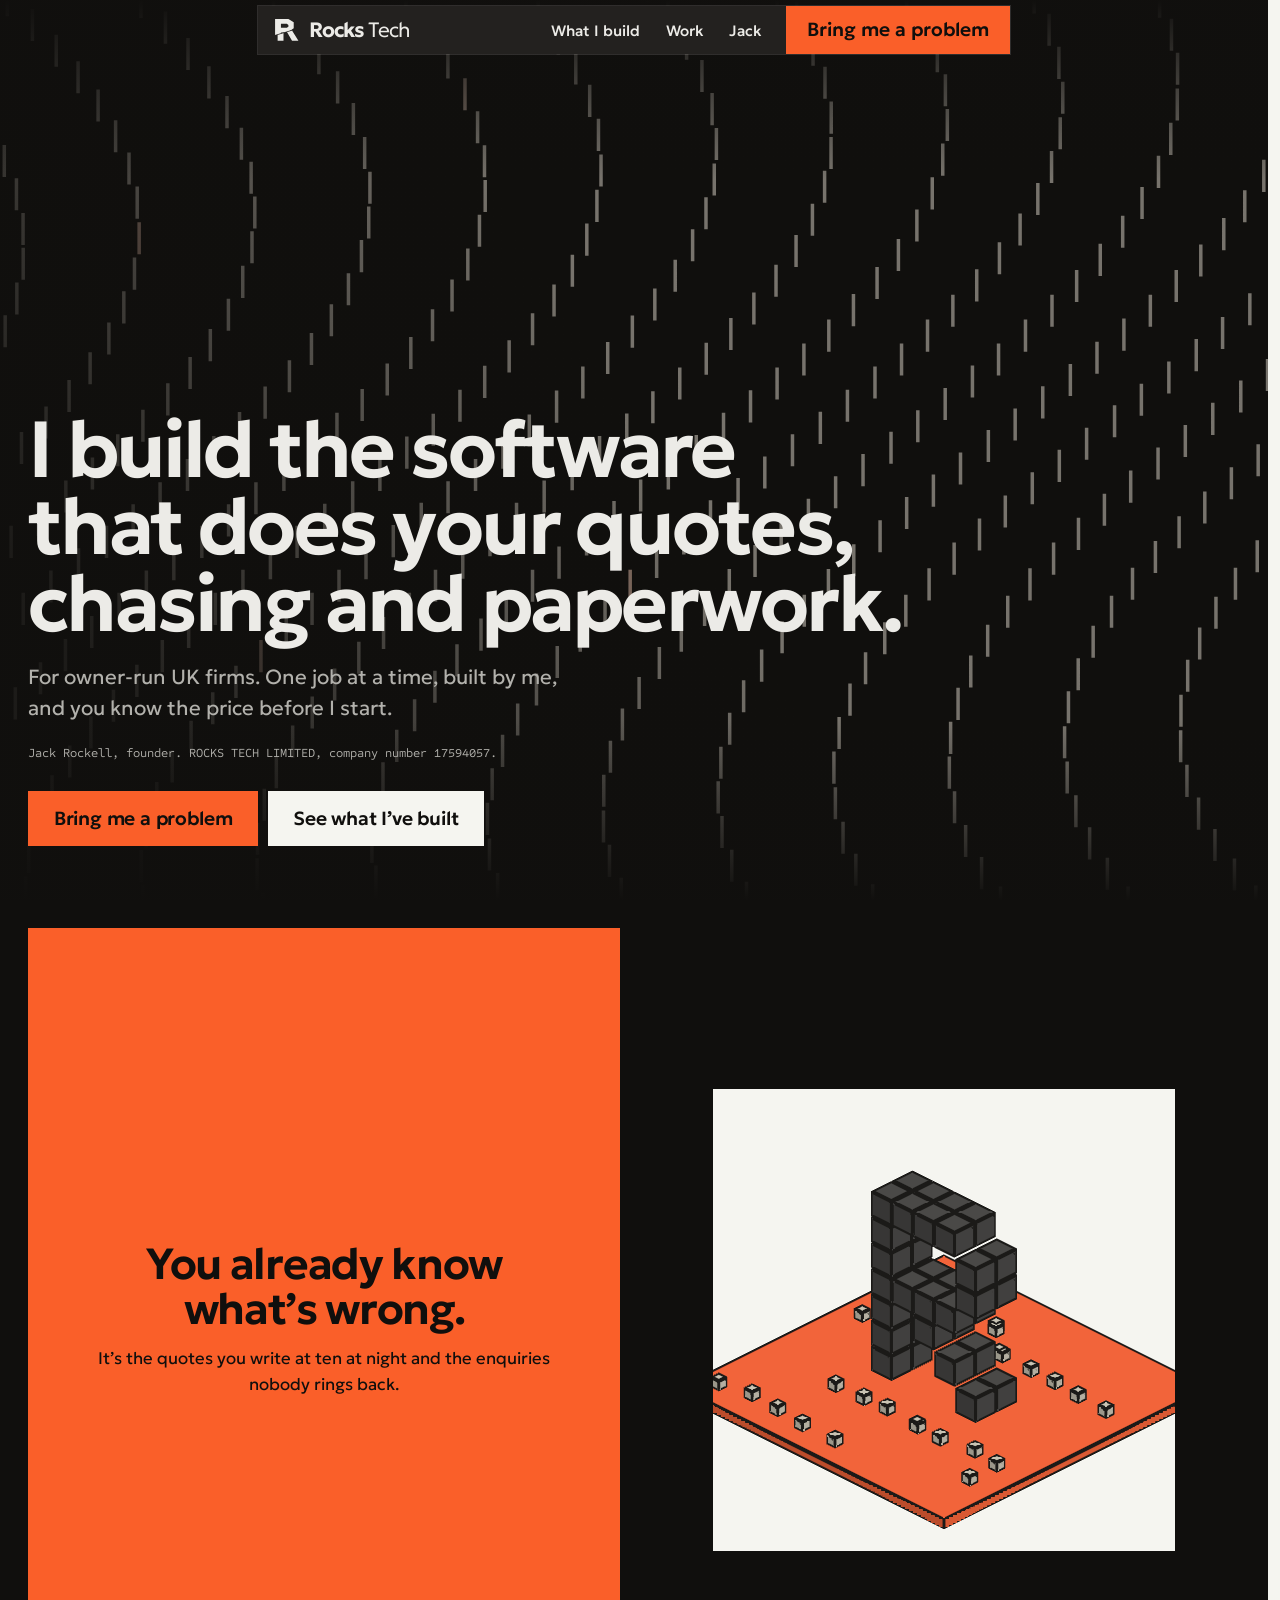
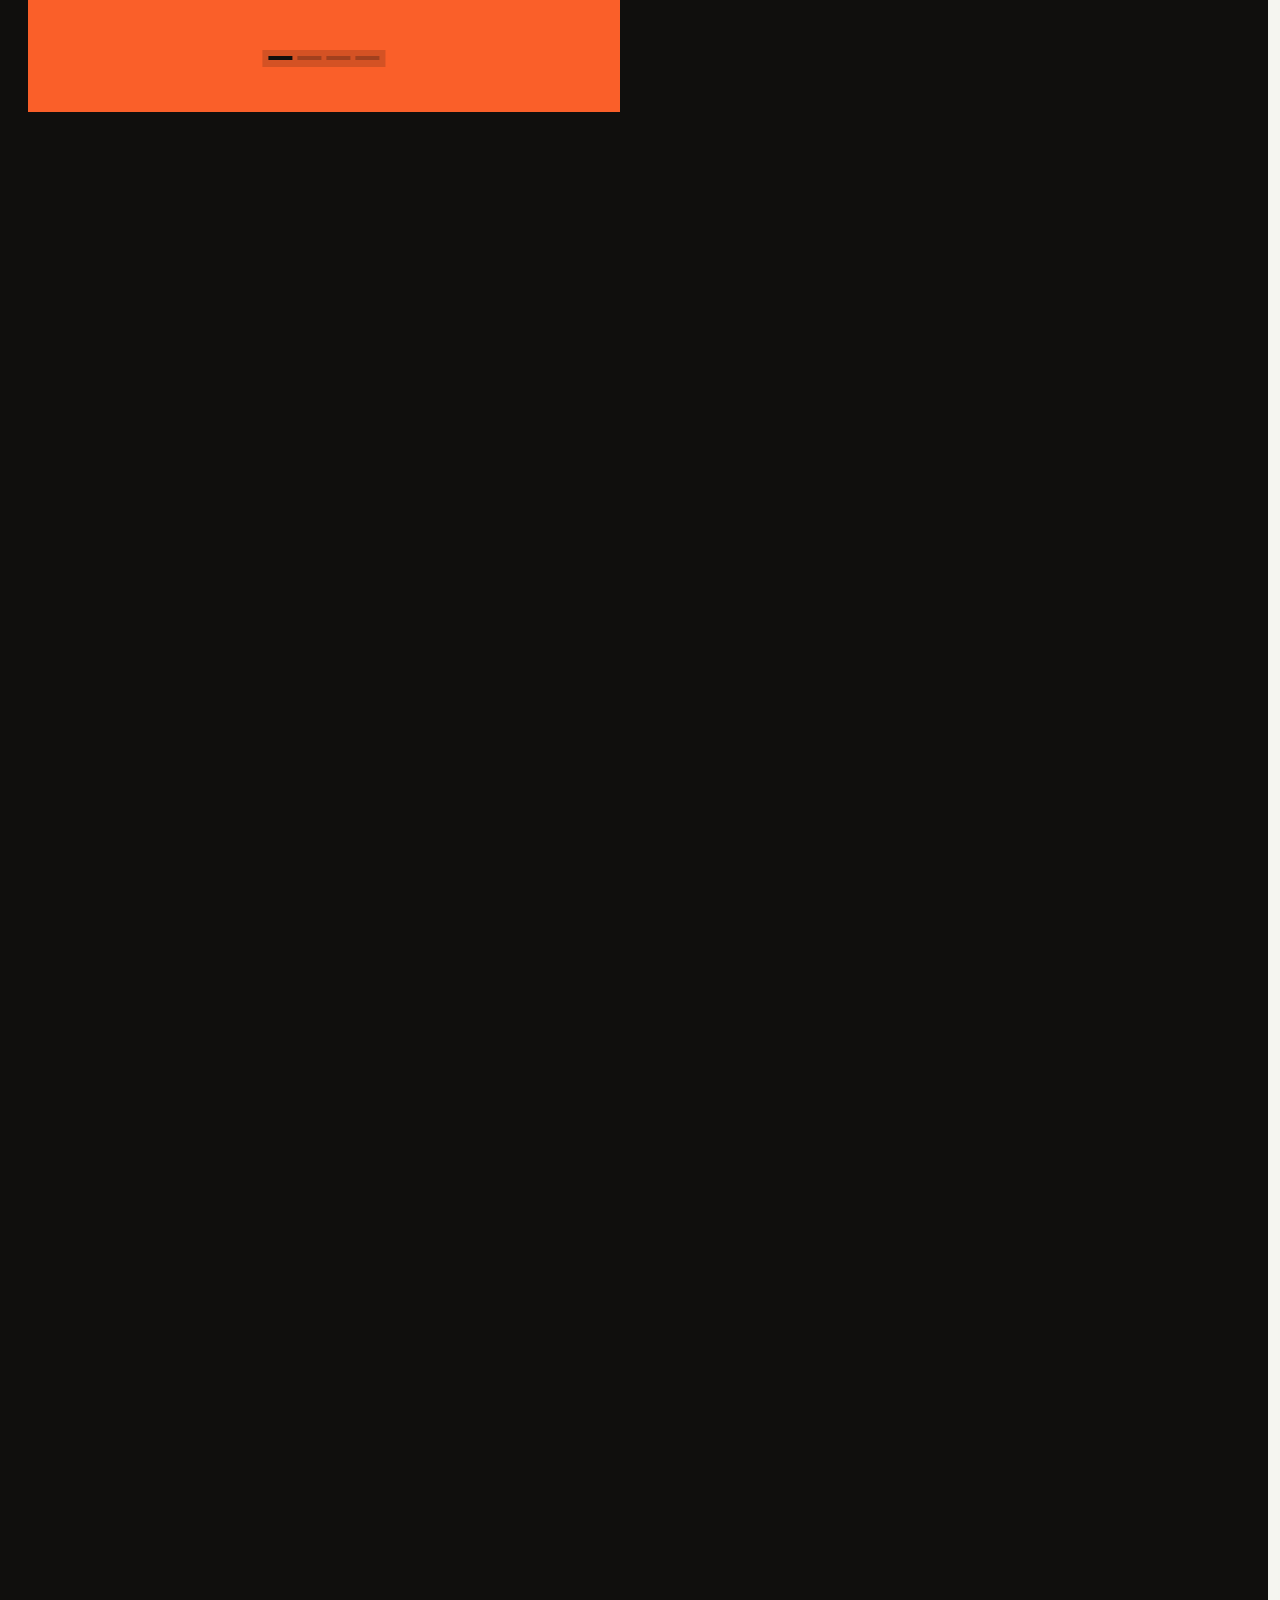
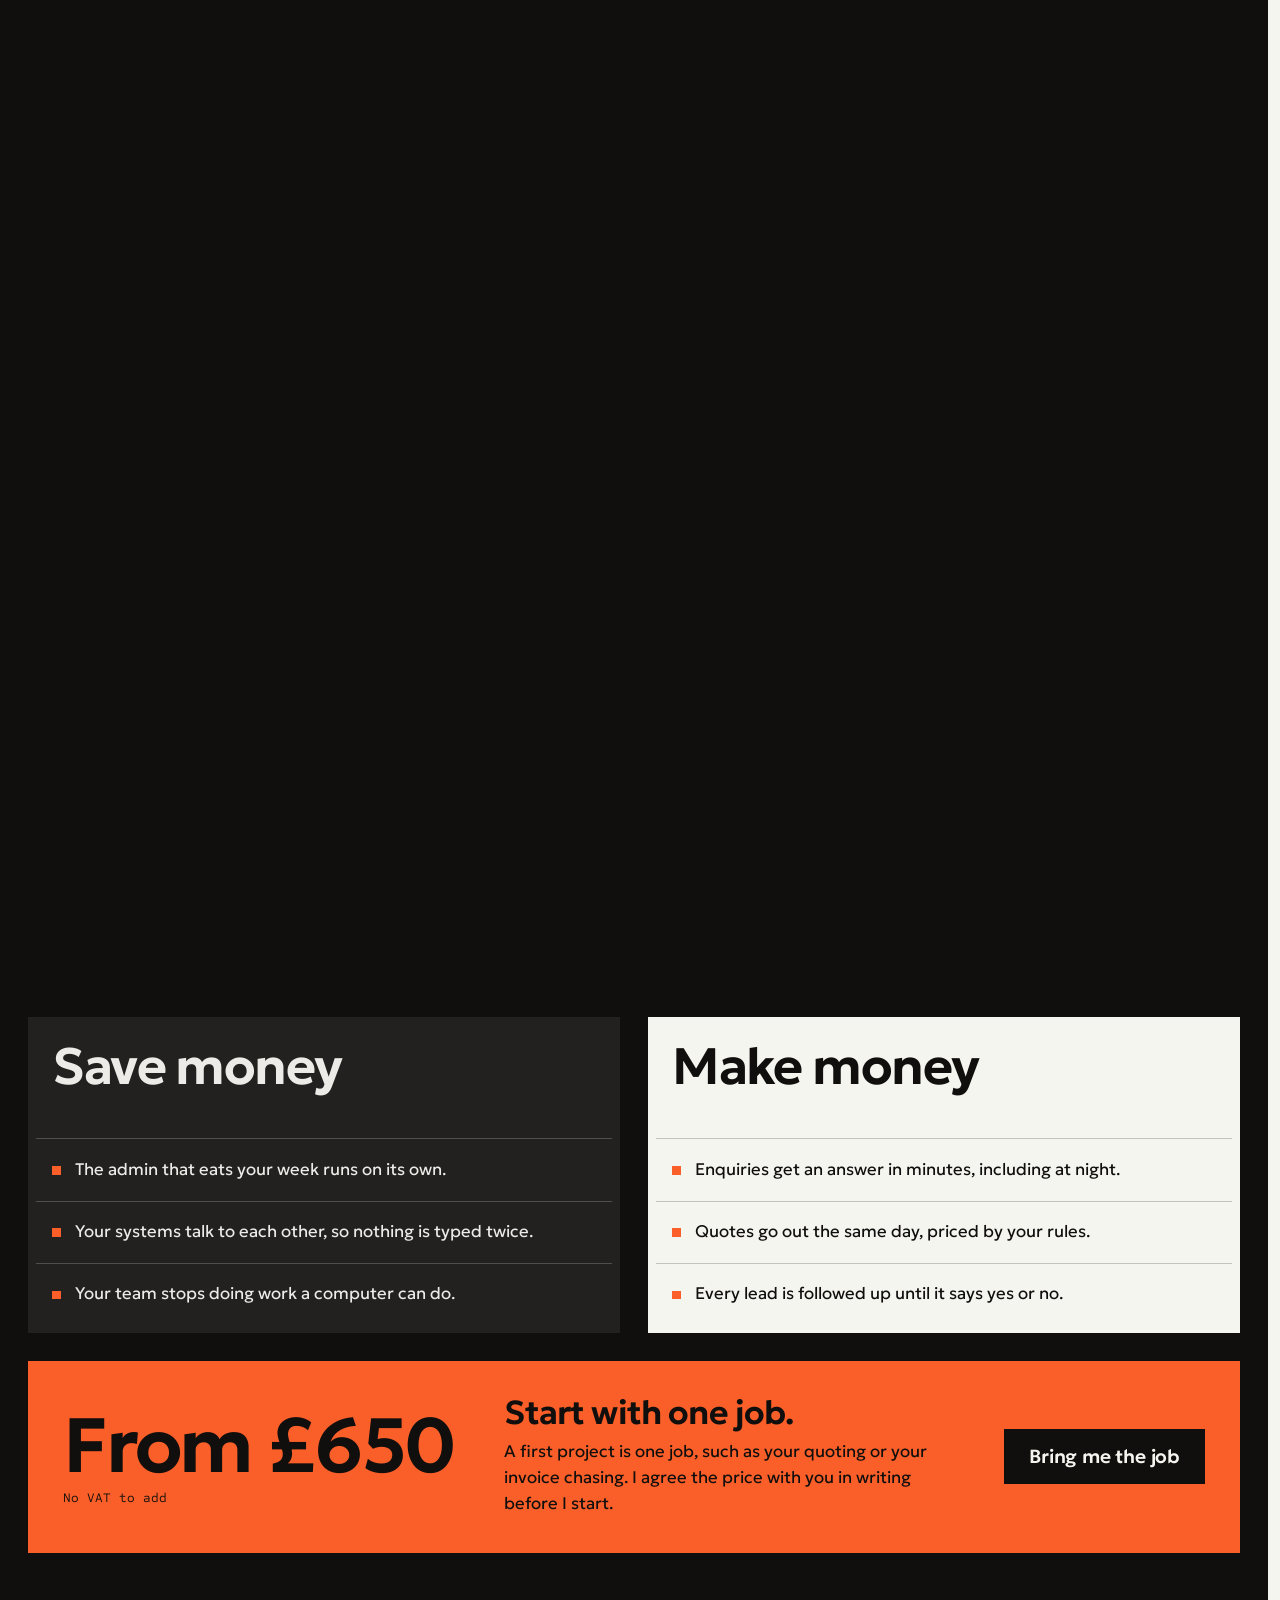
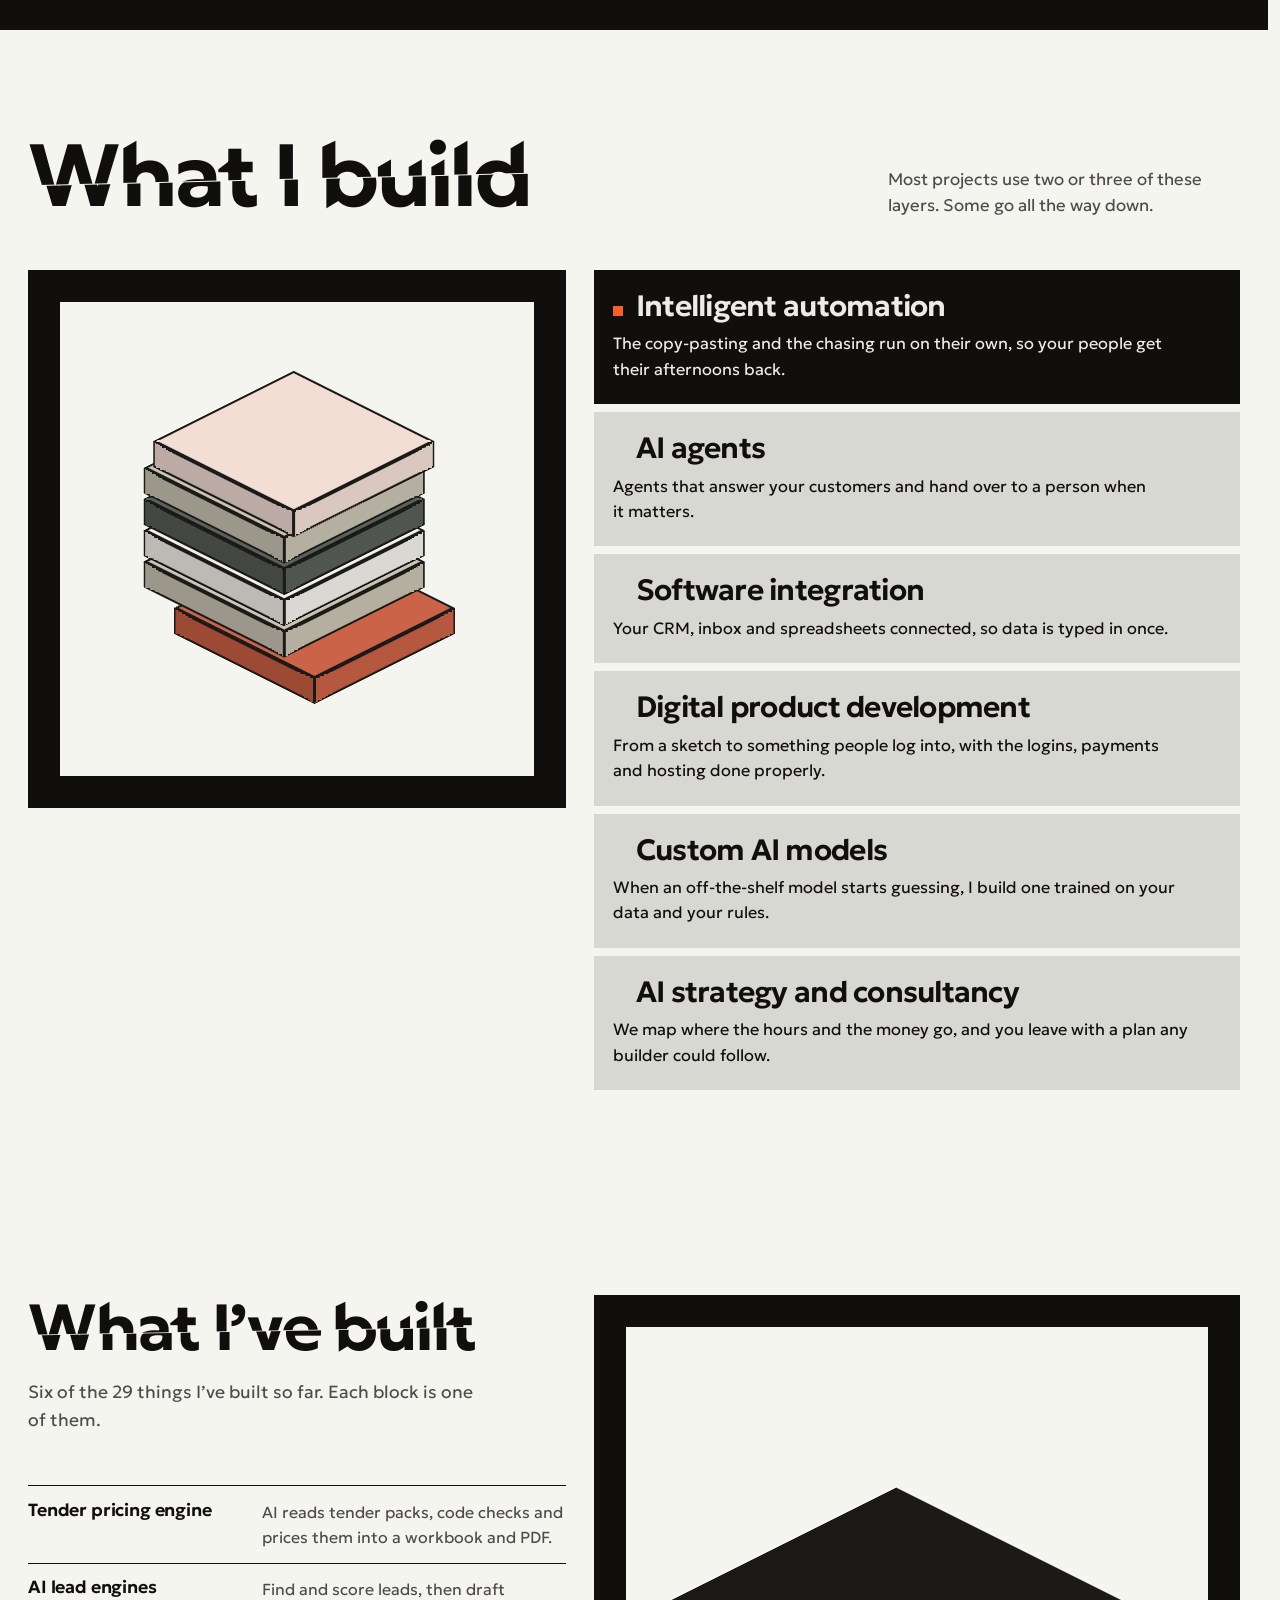
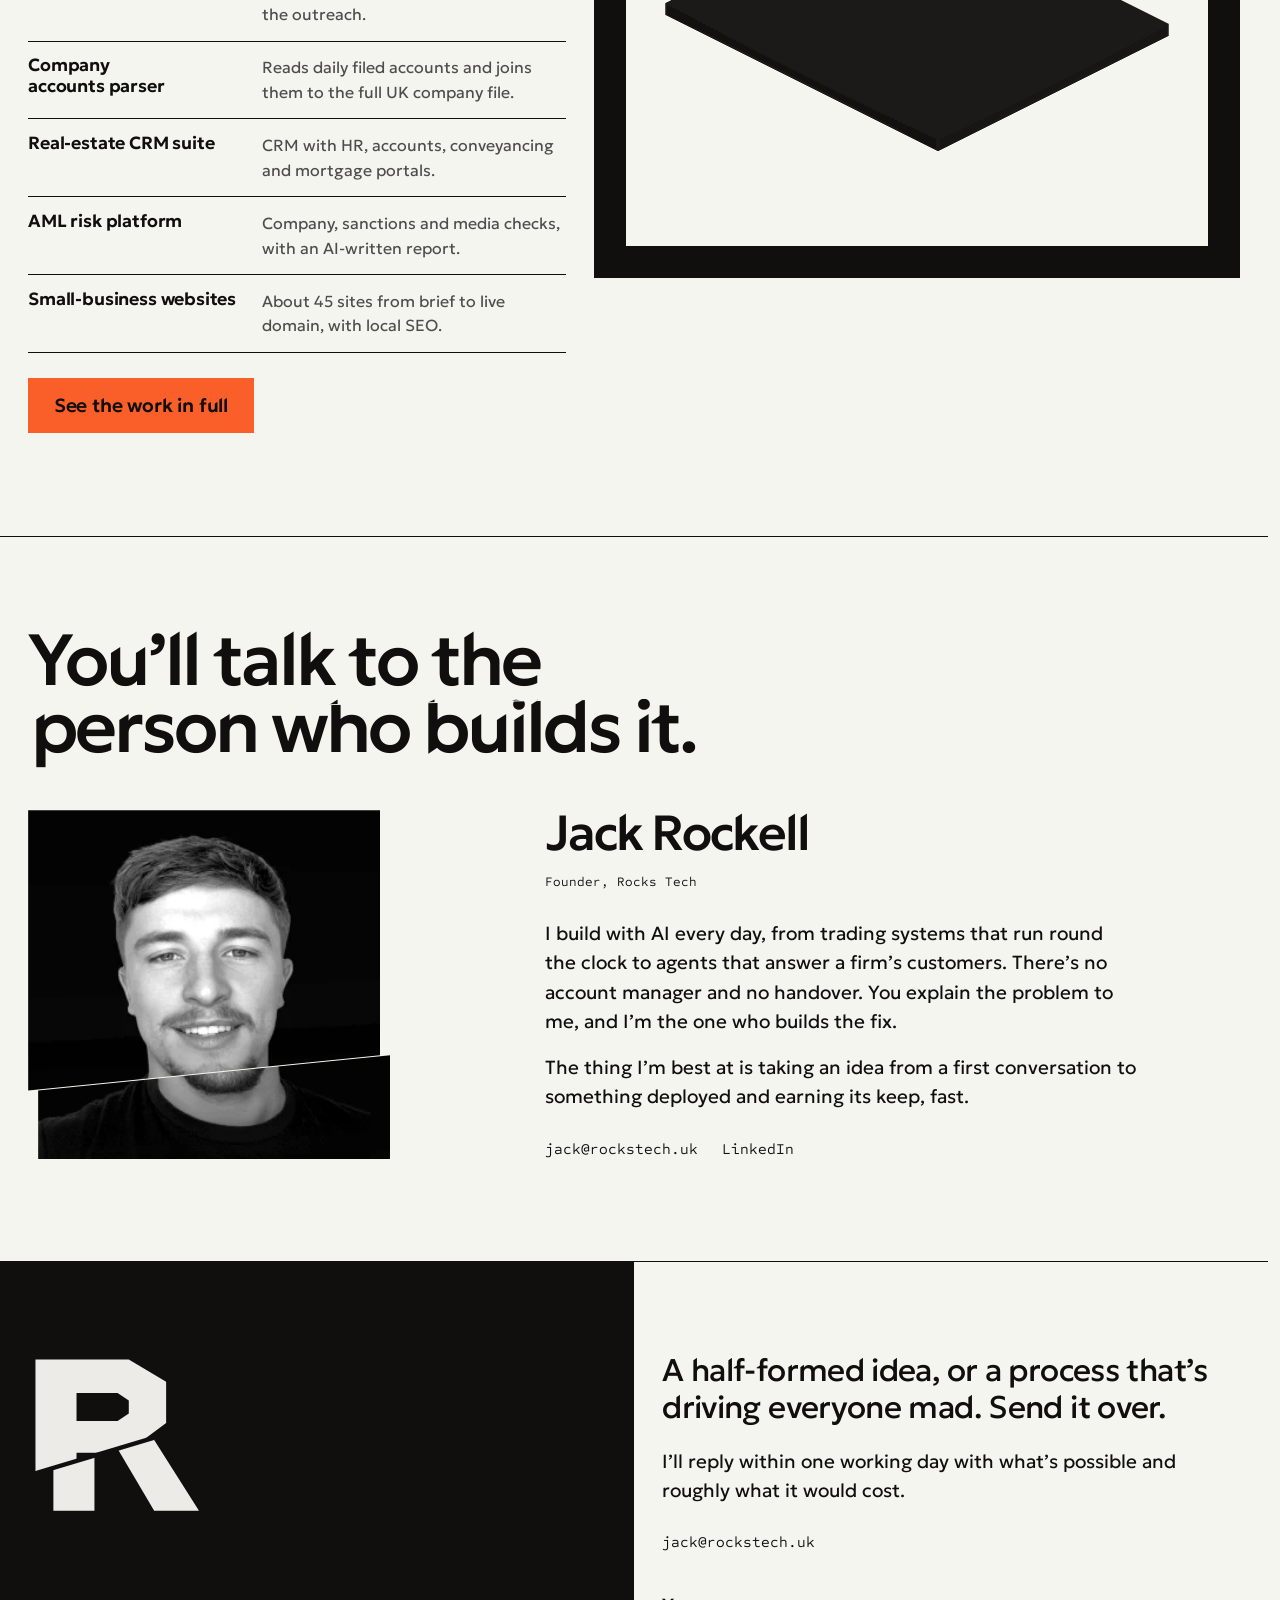
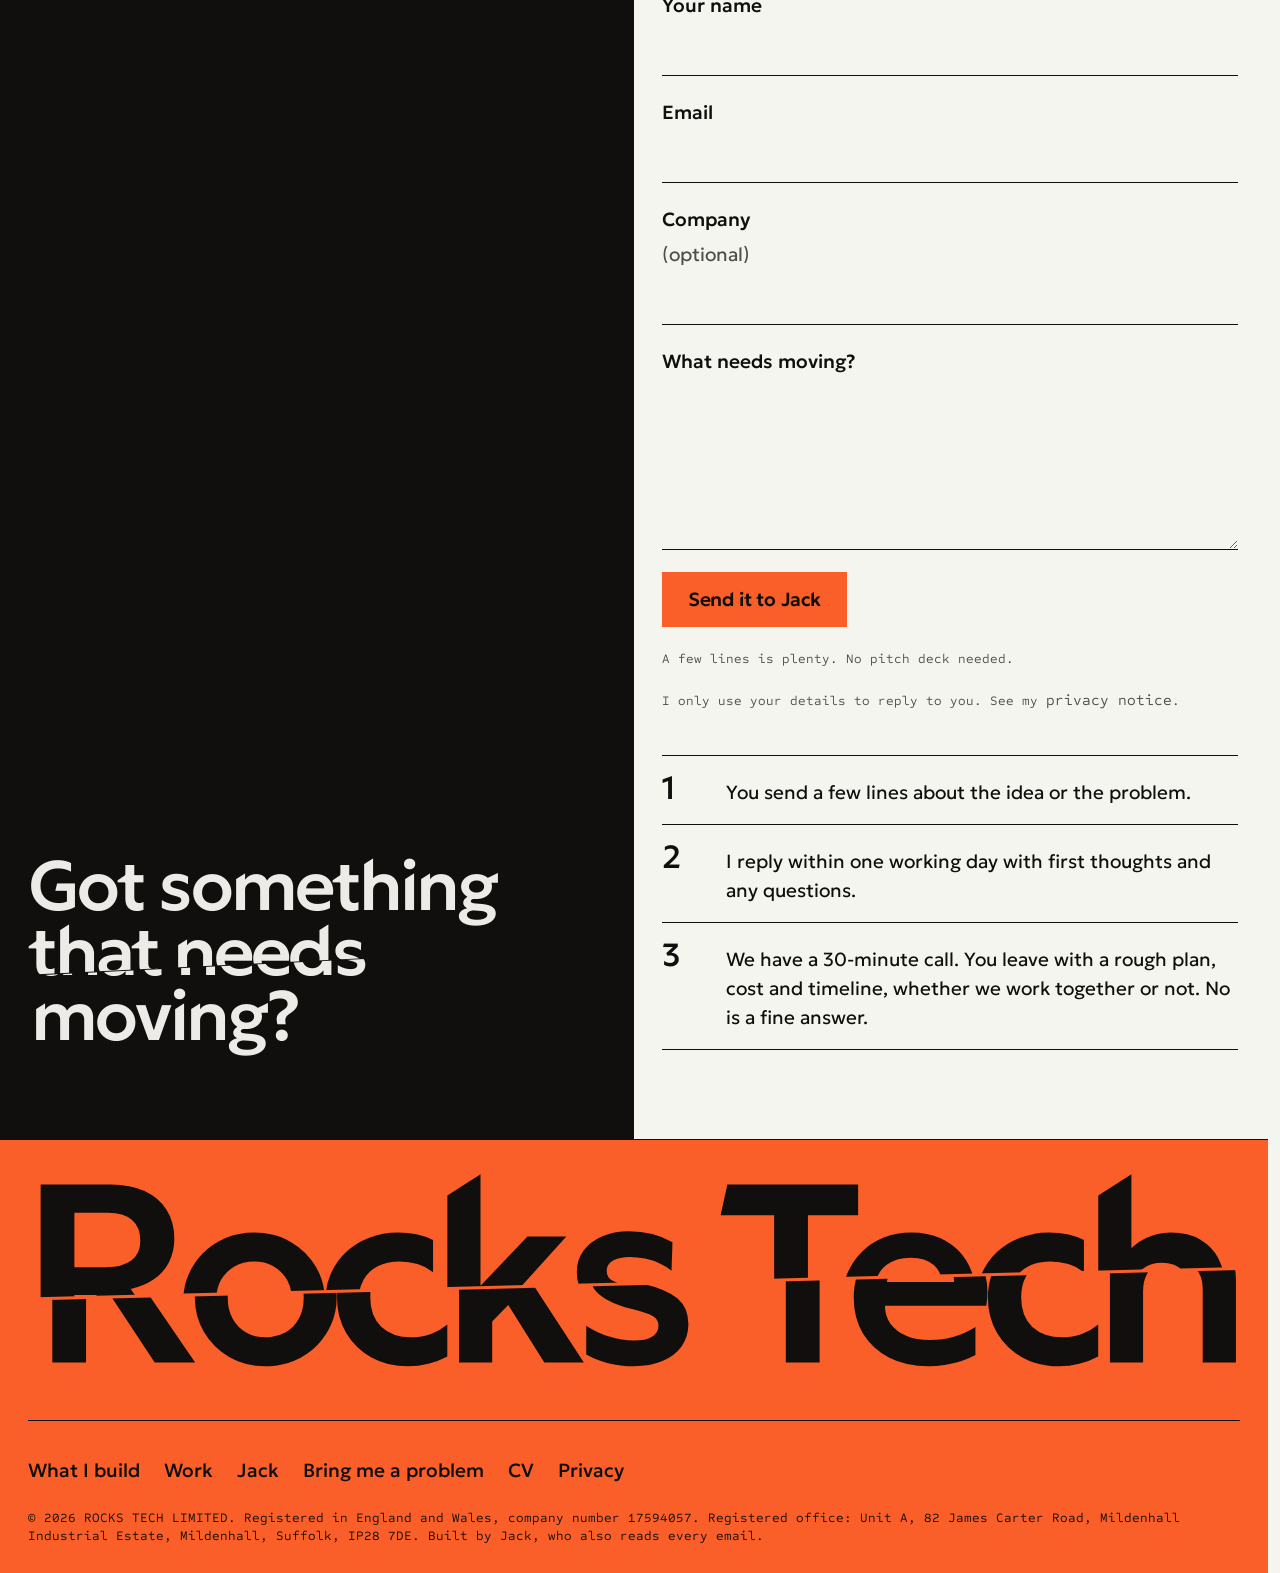
<file: index.html>
<!DOCTYPE html><!--4WnQPOtSzglgnzd0rBu14--><html lang="en-GB" class="__variable_658365 __variable_a052ec"><head><meta charSet="utf-8"/><meta name="viewport" content="width=device-width, initial-scale=1"/><link rel="preload" href="/_next/static/media/9c928a6496248693-s.p.woff2" as="font" crossorigin="" type="font/woff2"/><link rel="preload" href="/_next/static/media/afee475112777bbe-s.p.woff2" as="font" crossorigin="" type="font/woff2"/><link rel="preload" href="/_next/static/media/feaba55b4ba3a393-s.p.woff2" as="font" crossorigin="" type="font/woff2"/><link rel="preload" as="image" href="/jack-rockell.webp"/><link rel="stylesheet" href="/_next/static/css/b935d4261cab5a62.css" data-precedence="next"/><link rel="stylesheet" href="/_next/static/css/fb1cd79feaa3731e.css" data-precedence="next"/><link rel="preload" as="script" fetchPriority="low" href="/_next/static/chunks/webpack-a70fb7eea1c93366.js"/><script src="/_next/static/chunks/4bd1b696-c023c6e3521b1417.js" async=""></script><script src="/_next/static/chunks/255-2aa030c9ba2867e3.js" async=""></script><script src="/_next/static/chunks/main-app-18824d2652946b76.js" async=""></script><script src="/_next/static/chunks/app/layout-437ef009a92e7a6f.js" async=""></script><script src="/_next/static/chunks/619-ba102abea3e3d0e4.js" async=""></script><script src="/_next/static/chunks/app/page-de7ba71d36bca672.js" async=""></script><meta name="next-size-adjust" content=""/><meta name="theme-color" content="#f5f5f0"/><title>Rocks Tech: software that does your quotes, chasing and paperwork</title><meta name="description" content="Rocks Tech builds software for owner-run UK firms that does the quoting, chasing and paperwork. Built by Jack Rockell, the person you talk to. First jobs from £650."/><meta property="og:title" content="Rocks Tech: software that does your quotes, chasing and paperwork"/><meta property="og:description" content="Rocks Tech builds software for owner-run UK firms that does the quoting, chasing and paperwork. Built by Jack Rockell, the person you talk to. First jobs from £650."/><meta property="og:locale" content="en_GB"/><meta property="og:type" content="website"/><meta name="twitter:card" content="summary"/><meta name="twitter:title" content="Rocks Tech: software that does your quotes, chasing and paperwork"/><meta name="twitter:description" content="Rocks Tech builds software for owner-run UK firms that does the quoting, chasing and paperwork. Built by Jack Rockell, the person you talk to. First jobs from £650."/><link rel="icon" href="/favicon.ico" type="image/x-icon" sizes="16x16"/><link rel="icon" href="/icon.svg?5b6c266c98080903" type="image/svg+xml" sizes="any"/><link rel="apple-touch-icon" href="/apple-icon.png?c208d0770ca3f7cc" type="image/png" sizes="180x180"/><script>(function(){var d=document.documentElement;if(!window.matchMedia('(prefers-reduced-motion: reduce)').matches){/* page motion is off: headings and photos are simply there. To bring it back, add the 'motion' class here. */setTimeout(function(){if(!window.__rtMotion)d.classList.remove('motion')},3000)}})()</script><script src="/_next/static/chunks/polyfills-42372ed130431b0a.js" noModule=""></script></head><body><div hidden=""><!--$--><!--/$--></div><header class="nb nb-over"><div class="nb-in"><a class="nb-home bar-home" aria-label="Rocks Tech, home" href="/"><span class="logo "><svg viewBox="6 4 96 92" class="logo-mark" fill="currentColor" aria-hidden="true"><defs><clipPath id="lm-bar-up"><path d="M0 0H110V37.75L0 70.75Z"></path></clipPath><clipPath id="lm-bar-down"><path d="M0 73.25L110 40.25V110H0Z"></path></clipPath></defs><path fill-rule="evenodd" d="M10 8H60L80 20V42L64 54L88 92H64L44 58H32V92H10ZM32 26V41H54L60 37V30L54 26Z" clip-path="url(#lm-bar-up)"></path><g class="lm-low"><g transform="translate(9.6 -2.9)"><path fill-rule="evenodd" d="M10 8H60L80 20V42L64 54L88 92H64L44 58H32V92H10ZM32 26V41H54L60 37V30L54 26Z" clip-path="url(#lm-bar-down)"></path></g></g></svg><span class="logo-word">Rocks<span class="logo-tech">Tech</span></span></span></a><nav class="nb-nav" aria-label="Main"><ul><li><a href="/#build">What I build</a></li><li><a href="/work/">Work</a></li><li><a href="/#jack">Jack</a></li></ul><details class="nb-menu"><summary>Menu</summary><ul><li><a href="/#build">What I build</a></li><li><a href="/work/">Work</a></li><li><a href="/#jack">Jack</a></li></ul></details></nav><a class="nb-cta" href="/#contact"><span class="nb-long">Bring me a problem</span><span class="nb-short">Let’s talk</span></a></div></header><main><section class="hh" aria-labelledby="hh-title"><canvas class="hh-field" aria-hidden="true"></canvas><div class="hh-copy"><h1 id="hh-title">I build the software that does your quotes, chasing and paperwork.</h1><p>For owner-run UK firms. One job at a time, built by me, and you know the price before I start.</p><p class="hh-who">Jack Rockell, founder. ROCKS TECH LIMITED, company number 17594057.</p><div class="hh-actions"><a class="button" href="#contact">Bring me a problem</a><a class="button button-plain" href="#built">See what I’ve built</a></div></div></section><section class="story" aria-label="How I work, in four steps"><div class="story-pin"><div class="story-panel"><ol class="story-beats"><li class="is-on"><h2>You already know what’s wrong.</h2><p>It’s the quotes you write at ten at night and the enquiries nobody rings back.</p></li><li><h2>First we put a number on it.</h2><p>You tell me how the job gets done now. We work out what it costs you in hours and pounds, using your own figures.</p></li><li><h2>Then I cut it down to one job.</h2><p>I pick the fix that pays back fastest and build that first. You know the price before I start.</p></li><li><h2>You get your hours back.</h2><p>And if AI isn’t the answer, I’ll say so before you spend anything.</p></li></ol><div class="story-pips" aria-hidden="true"><span class="is-on"></span><span></span><span></span><span></span></div></div><div class="story-field"><div class="story-card"><!--$!--><template data-dgst="BAILOUT_TO_CLIENT_SIDE_RENDERING"></template><!--/$--></div></div></div></section><section class="offer" aria-label="What the work is for"><article class="offer-card offer-save"><header><h2>Save money</h2></header><ul><li>The admin that eats your week runs on its own.</li><li>Your systems talk to each other, so nothing is typed twice.</li><li>Your team stops doing work a computer can do.</li></ul></article><article class="offer-card offer-make"><header><h2>Make money</h2></header><ul><li>Enquiries get an answer in minutes, including at night.</li><li>Quotes go out the same day, priced by your rules.</li><li>Every lead is followed up until it says yes or no.</li></ul></article><div class="offer-first"><p class="offer-price">From £650<small>No VAT to add</small></p><div><h2>Start with one job.</h2><p>A first project is one job, such as your quoting or your invoice chasing. I agree the price with you in writing before I start.</p></div><a class="button offer-first-cta" href="#contact">Bring me the job</a></div></section><section id="build" class="svc" aria-labelledby="build-title"><div class="svc-head"><h2 id="build-title" class="ft " data-text="What I build" data-reveal=""><span class="ft-a">What I build</span></h2><p>Most projects use two or three of these layers. Some go all the way down.</p></div><div class="svc-field" aria-hidden="true"><div class="svc-card"><!--$!--><template data-dgst="BAILOUT_TO_CLIENT_SIDE_RENDERING"></template><!--/$--></div></div><ol class="svc-list"><li class="is-on"><h3>Intelligent automation</h3><p>The copy-pasting and the chasing run on their own, so your people get their afternoons back.</p></li><li><h3>AI agents</h3><p>Agents that answer your customers and hand over to a person when it matters.</p></li><li><h3>Software integration</h3><p>Your CRM, inbox and spreadsheets connected, so data is typed in once.</p></li><li><h3>Digital product development</h3><p>From a sketch to something people log into, with the logins, payments and hosting done properly.</p></li><li><h3>Custom AI models</h3><p>When an off-the-shelf model starts guessing, I build one trained on your data and your rules.</p></li><li><h3>AI strategy and consultancy</h3><p>We map where the hours and the money go, and you leave with a plan any builder could follow.</p></li></ol></section><section id="built" class="built" aria-labelledby="built-title"><div class="built-head"><h2 id="built-title" class="ft " data-text="What I’ve built" data-reveal=""><span class="ft-a">What I’ve built</span></h2><p>Six of the <!-- -->29<!-- --> things I’ve built so far. Each block is one of them.</p></div><div class="built-field" aria-hidden="true"><div class="built-card"><!--$!--><template data-dgst="BAILOUT_TO_CLIENT_SIDE_RENDERING"></template><!--/$--></div></div><div class="built-body"><ul class="built-six"><li><h3>Tender pricing engine</h3><p>AI reads tender packs, code checks and prices them into a workbook and PDF.</p></li><li><h3>AI lead engines</h3><p>Find and score leads, then draft the outreach.</p></li><li><h3>Company accounts parser</h3><p>Reads daily filed accounts and joins them to the full UK company file.</p></li><li><h3>Real-estate CRM suite</h3><p>CRM with HR, accounts, conveyancing and mortgage portals.</p></li><li><h3>AML risk platform</h3><p>Company, sanctions and media checks, with an AI-written report.</p></li><li><h3>Small-business websites</h3><p>About 45 sites from brief to live domain, with local SEO.</p></li></ul><a class="button" href="/work/">See the work in full</a></div></section><section id="jack" class="jack rule-top" aria-labelledby="jack-title"><div class="jack-head"><h2 id="jack-title" class="ft " data-text="You’ll talk to the person who builds it." data-reveal=""><span class="ft-a">You’ll talk to the person who builds it.</span></h2></div><figure class="jack-photo" data-reveal=""><img class="jp-a" src="/jack-rockell.webp" width="300" height="300" alt="Jack Rockell"/><img class="jp-b" src="/jack-rockell.webp" width="300" height="300" alt="" aria-hidden="true"/></figure><div class="jack-body"><p class="jack-name">Jack Rockell</p><p class="jack-role">Founder, Rocks Tech</p><p>I build with AI every day, from trading systems that run round the clock to agents that answer a firm’s customers. There’s no account manager and no handover. You explain the problem to me, and I’m the one who builds the fix.</p><p>The thing I’m best at is taking an idea from a first conversation to something deployed and earning its keep, fast.</p><p class="jack-links"><a href="mailto:jack@rockstech.uk">jack@rockstech.uk</a><a href="https://www.linkedin.com/in/jack-rockell-841482267/" rel="noopener">LinkedIn</a></p></div></section><section id="contact" class="contact rule-top" aria-labelledby="contact-title"><div class="contact-head ink"><svg viewBox="6 4 96 92" class="contact-mark" fill="currentColor" aria-hidden="true"><defs><clipPath id="lm-contact-up"><path d="M0 0H110V37.75L0 70.75Z"></path></clipPath><clipPath id="lm-contact-down"><path d="M0 73.25L110 40.25V110H0Z"></path></clipPath></defs><path fill-rule="evenodd" d="M10 8H60L80 20V42L64 54L88 92H64L44 58H32V92H10ZM32 26V41H54L60 37V30L54 26Z" clip-path="url(#lm-contact-up)"></path><g class="lm-low"><g transform="translate(9.6 -2.9)"><path fill-rule="evenodd" d="M10 8H60L80 20V42L64 54L88 92H64L44 58H32V92H10ZM32 26V41H54L60 37V30L54 26Z" clip-path="url(#lm-contact-down)"></path></g></g></svg><h2 id="contact-title" class="ft " data-text="Got something that needs moving?" data-reveal=""><span class="ft-a">Got something that needs moving?</span></h2></div><div class="contact-body"><p class="lede">A half-formed idea, or a process that’s driving everyone mad. Send it over.</p><p>I’ll reply within one working day with what’s possible and roughly what it would cost.</p><p><a href="mailto:jack@rockstech.uk" class="text-link">jack@rockstech.uk</a></p><form class="form" action="https://formsubmit.co/jack@rockstech.uk" method="post"><input type="hidden" name="_subject" value="New enquiry from rockstech"/><input type="hidden" name="_next" value="https://rockstech.uk/thanks/"/><input type="hidden" name="_template" value="table"/><input type="text" class="honey" tabindex="-1" autoComplete="off" name="_honey"/><label>Your name<input type="text" autoComplete="name" required="" name="name"/></label><label>Email<input type="email" autoComplete="email" inputMode="email" required="" name="email"/></label><label>Company <span class="optional">(optional)</span><input type="text" autoComplete="organization" name="company"/></label><label>What needs moving?<textarea name="details" rows="5" required=""></textarea></label><button type="submit" class="button">Send it to Jack</button><p class="form-note">A few lines is plenty. No pitch deck needed.</p><p class="form-note">I only use your details to reply to you. See my<!-- --> <a href="/privacy/" class="text-link">privacy notice</a>.</p></form><ol class="next-steps"><li><span class="ns-n">1</span><span>You send a few lines about the idea or the problem.</span></li><li><span class="ns-n">2</span><span>I reply within one working day with first thoughts and any questions.</span></li><li><span class="ns-n">3</span><span>We have a 30-minute call. You leave with a rough plan, cost and timeline, whether we work together or not. No is a fine answer.</span></li></ol></div></section></main><footer class="foot rule-top"><p class="ft foot-word" data-text="Rocks Tech" data-reveal=""><span class="ft-a">Rocks Tech</span></p><div class="foot-row"><nav aria-label="Footer"><a href="/#build">What I build</a><a href="/work/">Work</a><a href="/#jack">Jack</a><a href="/#contact">Bring me a problem</a><a href="/cv/">CV</a><a href="/privacy/">Privacy</a></nav><p class="foot-legal">© 2026 ROCKS TECH LIMITED. Registered in England and Wales, company number 17594057. Registered office: Unit A, 82 James Carter Road, Mildenhall Industrial Estate, Mildenhall, Suffolk, IP28 7DE. Built by Jack, who also reads every email.</p></div></footer><script type="application/ld+json">{"@context":"https://schema.org","@type":"Organization","name":"Rocks Tech","url":"https://rockstech.uk","description":"Rocks Tech builds software for owner-run UK firms that does the quoting, chasing and paperwork. Built by Jack Rockell, the person you talk to. First jobs from £650.","founder":{"@type":"Person","name":"Jack Rockell","sameAs":"https://www.linkedin.com/in/jack-rockell-841482267/"}}</script><!--$--><!--/$--><script src="/_next/static/chunks/webpack-a70fb7eea1c93366.js" id="_R_" async=""></script><script>(self.__next_f=self.__next_f||[]).push([0])</script><script>self.__next_f.push([1,"1:\"$Sreact.fragment\"\n2:I[9766,[],\"\"]\n3:I[8924,[],\"\"]\n4:I[8687,[\"177\",\"static/chunks/app/layout-437ef009a92e7a6f.js\"],\"Motion\"]\n5:I[2619,[\"619\",\"static/chunks/619-ba102abea3e3d0e4.js\",\"974\",\"static/chunks/app/page-de7ba71d36bca672.js\"],\"\"]\n6:I[1990,[\"619\",\"static/chunks/619-ba102abea3e3d0e4.js\",\"974\",\"static/chunks/app/page-de7ba71d36bca672.js\"],\"HomeHero\"]\n7:I[9102,[\"619\",\"static/chunks/619-ba102abea3e3d0e4.js\",\"974\",\"static/chunks/app/page-de7ba71d36bca672.js\"],\"Story\"]\n15:I[7150,[],\"\"]\n:HL[\"/_next/static/media/9c928a6496248693-s.p.woff2\",\"font\",{\"crossOrigin\":\"\",\"type\":\"font/woff2\"}]\n:HL[\"/_next/static/media/afee475112777bbe-s.p.woff2\",\"font\",{\"crossOrigin\":\"\",\"type\":\"font/woff2\"}]\n:HL[\"/_next/static/media/feaba55b4ba3a393-s.p.woff2\",\"font\",{\"crossOrigin\":\"\",\"type\":\"font/woff2\"}]\n:HL[\"/_next/static/css/b935d4261cab5a62.css\",\"style\"]\n:HL[\"/_next/static/css/fb1cd79feaa3731e.css\",\"style\"]\n"])</script><script>self.__next_f.push([1,"0:{\"P\":null,\"b\":\"4WnQPOtSzglgnzd0rBu14\",\"p\":\"\",\"c\":[\"\",\"\"],\"i\":false,\"f\":[[[\"\",{\"children\":[\"__PAGE__\",{}]},\"$undefined\",\"$undefined\",true],[\"\",[\"$\",\"$1\",\"c\",{\"children\":[[[\"$\",\"link\",\"0\",{\"rel\":\"stylesheet\",\"href\":\"/_next/static/css/b935d4261cab5a62.css\",\"precedence\":\"next\",\"crossOrigin\":\"$undefined\",\"nonce\":\"$undefined\"}]],[\"$\",\"html\",null,{\"lang\":\"en-GB\",\"className\":\"__variable_658365 __variable_a052ec\",\"suppressHydrationWarning\":true,\"children\":[[\"$\",\"head\",null,{\"children\":[\"$\",\"script\",null,{\"dangerouslySetInnerHTML\":{\"__html\":\"(function(){var d=document.documentElement;if(!window.matchMedia('(prefers-reduced-motion: reduce)').matches){/* page motion is off: headings and photos are simply there. To bring it back, add the 'motion' class here. */setTimeout(function(){if(!window.__rtMotion)d.classList.remove('motion')},3000)}})()\"}}]}],[\"$\",\"body\",null,{\"children\":[[\"$\",\"$L2\",null,{\"parallelRouterKey\":\"children\",\"error\":\"$undefined\",\"errorStyles\":\"$undefined\",\"errorScripts\":\"$undefined\",\"template\":[\"$\",\"$L3\",null,{}],\"templateStyles\":\"$undefined\",\"templateScripts\":\"$undefined\",\"notFound\":[[[\"$\",\"title\",null,{\"children\":\"404: This page could not be found.\"}],[\"$\",\"div\",null,{\"style\":{\"fontFamily\":\"system-ui,\\\"Segoe UI\\\",Roboto,Helvetica,Arial,sans-serif,\\\"Apple Color Emoji\\\",\\\"Segoe UI Emoji\\\"\",\"height\":\"100vh\",\"textAlign\":\"center\",\"display\":\"flex\",\"flexDirection\":\"column\",\"alignItems\":\"center\",\"justifyContent\":\"center\"},\"children\":[\"$\",\"div\",null,{\"children\":[[\"$\",\"style\",null,{\"dangerouslySetInnerHTML\":{\"__html\":\"body{color:#000;background:#fff;margin:0}.next-error-h1{border-right:1px solid rgba(0,0,0,.3)}@media (prefers-color-scheme:dark){body{color:#fff;background:#000}.next-error-h1{border-right:1px solid rgba(255,255,255,.3)}}\"}}],[\"$\",\"h1\",null,{\"className\":\"next-error-h1\",\"style\":{\"display\":\"inline-block\",\"margin\":\"0 20px 0 0\",\"padding\":\"0 23px 0 0\",\"fontSize\":24,\"fontWeight\":500,\"verticalAlign\":\"top\",\"lineHeight\":\"49px\"},\"children\":404}],[\"$\",\"div\",null,{\"style\":{\"display\":\"inline-block\"},\"children\":[\"$\",\"h2\",null,{\"style\":{\"fontSize\":14,\"fontWeight\":400,\"lineHeight\":\"49px\",\"margin\":0},\"children\":\"This page could not be found.\"}]}]]}]}]],[]],\"forbidden\":\"$undefined\",\"unauthorized\":\"$undefined\"}],[\"$\",\"$L4\",null,{}]]}]]}]]}],{\"children\":[\"__PAGE__\",[\"$\",\"$1\",\"c\",{\"children\":[[[\"$\",\"header\",null,{\"className\":\"nb nb-over\",\"children\":[\"$\",\"div\",null,{\"className\":\"nb-in\",\"children\":[[\"$\",\"$L5\",null,{\"href\":\"/\",\"className\":\"nb-home bar-home\",\"aria-label\":\"Rocks Tech, home\",\"children\":[\"$\",\"span\",null,{\"className\":\"logo \",\"children\":[[\"$\",\"svg\",null,{\"viewBox\":\"6 4 96 92\",\"className\":\"logo-mark\",\"fill\":\"currentColor\",\"role\":\"$undefined\",\"aria-hidden\":true,\"children\":[null,[\"$\",\"defs\",null,{\"children\":[[\"$\",\"clipPath\",null,{\"id\":\"lm-bar-up\",\"children\":[\"$\",\"path\",null,{\"d\":\"M0 0H110V37.75L0 70.75Z\"}]}],[\"$\",\"clipPath\",null,{\"id\":\"lm-bar-down\",\"children\":[\"$\",\"path\",null,{\"d\":\"M0 73.25L110 40.25V110H0Z\"}]}]]}],[\"$\",\"path\",null,{\"fillRule\":\"evenodd\",\"d\":\"M10 8H60L80 20V42L64 54L88 92H64L44 58H32V92H10ZM32 26V41H54L60 37V30L54 26Z\",\"clipPath\":\"url(#lm-bar-up)\"}],[\"$\",\"g\",null,{\"className\":\"lm-low\",\"children\":[\"$\",\"g\",null,{\"transform\":\"translate(9.6 -2.9)\",\"children\":[\"$\",\"path\",null,{\"fillRule\":\"evenodd\",\"d\":\"M10 8H60L80 20V42L64 54L88 92H64L44 58H32V92H10ZM32 26V41H54L60 37V30L54 26Z\",\"clipPath\":\"url(#lm-bar-down)\"}]}]}]]}],[\"$\",\"span\",null,{\"className\":\"logo-word\",\"children\":[\"Rocks\",[\"$\",\"span\",null,{\"className\":\"logo-tech\",\"children\":\"Tech\"}]]}]]}]}],[\"$\",\"nav\",null,{\"className\":\"nb-nav\",\"aria-label\":\"Main\",\"children\":[[\"$\",\"ul\",null,{\"children\":[[\"$\",\"li\",\"/#build\",{\"children\":[\"$\",\"a\",null,{\"href\":\"/#build\",\"children\":\"What I build\"}]}],[\"$\",\"li\",\"/work/\",{\"children\":[\"$\",\"a\",null,{\"href\":\"/work/\",\"children\":\"Work\"}]}],[\"$\",\"li\",\"/#jack\",{\"children\":[\"$\",\"a\",null,{\"href\":\"/#jack\",\"children\":\"Jack\"}]}]]}],[\"$\",\"details\",null,{\"className\":\"nb-menu\",\"children\":[[\"$\",\"summary\",null,{\"children\":\"Menu\"}],[\"$\",\"ul\",null,{\"children\":[[\"$\",\"li\",\"/#build\",{\"children\":[\"$\",\"a\",null,{\"href\":\"/#build\",\"children\":\"What I build\"}]}],[\"$\",\"li\",\"/work/\",{\"children\":[\"$\",\"a\",null,{\"href\":\"/work/\",\"children\":\"Work\"}]}],[\"$\",\"li\",\"/#jack\",{\"children\":[\"$\",\"a\",null,{\"href\":\"/#jack\",\"children\":\"Jack\"}]}]]}]]}]]}],[\"$\",\"$L5\",null,{\"href\":\"/#contact\",\"className\":\"nb-cta\",\"children\":[[\"$\",\"span\",null,{\"className\":\"nb-long\",\"children\":\"Bring me a problem\"}],[\"$\",\"span\",null,{\"className\":\"nb-short\",\"children\":\"Let’s talk\"}]]}]]}]}],[\"$\",\"main\",null,{\"children\":[[\"$\",\"$L6\",null,{}],[\"$\",\"$L7\",null,{}],[\"$\",\"section\",null,{\"className\":\"offer\",\"aria-label\":\"What the work is for\",\"children\":[[[\"$\",\"article\",\"save\",{\"className\":\"offer-card offer-save\",\"children\":[[\"$\",\"header\",null,{\"children\":[\"$\",\"h2\",null,{\"children\":\"Save money\"}]}],[\"$\",\"ul\",null,{\"children\":[[\"$\",\"li\",\"The admin that eats your week runs on its own.\",{\"children\":\"The admin that eats your week runs on its own.\"}],\"$L8\",\"$L9\"]}]]}],\"$La\"],\"$Lb\"]}],\"$Lc\",\"$Ld\",\"$Le\",\"$Lf\"]}],\"$L10\",\"$L11\"],[\"$L12\"],\"$L13\"]}],{},null,false]},null,false],\"$L14\",false]],\"m\":\"$undefined\",\"G\":[\"$15\",[]],\"s\":false,\"S\":true}\n"])</script><script>self.__next_f.push([1,"16:I[773,[\"619\",\"static/chunks/619-ba102abea3e3d0e4.js\",\"974\",\"static/chunks/app/page-de7ba71d36bca672.js\"],\"Services\"]\n17:I[1188,[\"619\",\"static/chunks/619-ba102abea3e3d0e4.js\",\"974\",\"static/chunks/app/page-de7ba71d36bca672.js\"],\"Built\"]\n18:I[4431,[],\"OutletBoundary\"]\n1a:I[5278,[],\"AsyncMetadataOutlet\"]\n1c:I[4431,[],\"ViewportBoundary\"]\n1e:I[4431,[],\"MetadataBoundary\"]\n1f:\"$Sreact.suspense\"\n8:[\"$\",\"li\",\"Your systems talk to each other, so nothing is typed twice.\",{\"children\":\"Your systems talk to each other, so nothing is typed twice.\"}]\n9:[\"$\",\"li\",\"Your team stops doing work a computer can do.\",{\"children\":\"Your team stops doing work a computer can do.\"}]\na:[\"$\",\"article\",\"make\",{\"className\":\"offer-card offer-make\",\"children\":[[\"$\",\"header\",null,{\"children\":[\"$\",\"h2\",null,{\"children\":\"Make money\"}]}],[\"$\",\"ul\",null,{\"children\":[[\"$\",\"li\",\"Enquiries get an answer in minutes, including at night.\",{\"children\":\"Enquiries get an answer in minutes, including at night.\"}],[\"$\",\"li\",\"Quotes go out the same day, priced by your rules.\",{\"children\":\"Quotes go out the same day, priced by your rules.\"}],[\"$\",\"li\",\"Every lead is followed up until it says yes or no.\",{\"children\":\"Every lead is followed up until it says yes or no.\"}]]}]]}]\nb:[\"$\",\"div\",null,{\"className\":\"offer-first\",\"children\":[[\"$\",\"p\",null,{\"className\":\"offer-price\",\"children\":[\"From £650\",[\"$\",\"small\",null,{\"children\":\"No VAT to add\"}]]}],[\"$\",\"div\",null,{\"children\":[[\"$\",\"h2\",null,{\"children\":\"Start with one job.\"}],[\"$\",\"p\",null,{\"children\":\"A first project is one job, such as your quoting or your invoice chasing. I agree the price with you in writing before I start.\"}]]}],[\"$\",\"a\",null,{\"className\":\"button offer-first-cta\",\"href\":\"#contact\",\"children\":\"Bring me the job\"}]]}]\nc:[\"$\",\"$L16\",null,{}]\nd:[\"$\",\"$L17\",null,{}]\n"])</script><script>self.__next_f.push([1,"e:[\"$\",\"section\",null,{\"id\":\"jack\",\"className\":\"jack rule-top\",\"aria-labelledby\":\"jack-title\",\"children\":[[\"$\",\"div\",null,{\"className\":\"jack-head\",\"children\":[\"$\",\"h2\",null,{\"id\":\"jack-title\",\"className\":\"ft \",\"data-text\":\"You’ll talk to the person who builds it.\",\"data-reveal\":\"\",\"children\":[\"$\",\"span\",null,{\"className\":\"ft-a\",\"children\":\"You’ll talk to the person who builds it.\"}]}]}],[\"$\",\"figure\",null,{\"className\":\"jack-photo\",\"data-reveal\":\"\",\"children\":[[\"$\",\"img\",null,{\"className\":\"jp-a\",\"src\":\"/jack-rockell.webp\",\"width\":300,\"height\":300,\"alt\":\"Jack Rockell\"}],[\"$\",\"img\",null,{\"className\":\"jp-b\",\"src\":\"/jack-rockell.webp\",\"width\":300,\"height\":300,\"alt\":\"\",\"aria-hidden\":\"true\"}]]}],[\"$\",\"div\",null,{\"className\":\"jack-body\",\"children\":[[\"$\",\"p\",null,{\"className\":\"jack-name\",\"children\":\"Jack Rockell\"}],[\"$\",\"p\",null,{\"className\":\"jack-role\",\"children\":\"Founder, Rocks Tech\"}],[\"$\",\"p\",null,{\"children\":\"I build with AI every day, from trading systems that run round the clock to agents that answer a firm’s customers. There’s no account manager and no handover. You explain the problem to me, and I’m the one who builds the fix.\"}],[\"$\",\"p\",null,{\"children\":\"The thing I’m best at is taking an idea from a first conversation to something deployed and earning its keep, fast.\"}],[\"$\",\"p\",null,{\"className\":\"jack-links\",\"children\":[[\"$\",\"a\",null,{\"href\":\"mailto:jack@rockstech.uk\",\"children\":\"jack@rockstech.uk\"}],[\"$\",\"a\",null,{\"href\":\"https://www.linkedin.com/in/jack-rockell-841482267/\",\"rel\":\"noopener\",\"children\":\"LinkedIn\"}]]}]]}]]}]\n"])</script><script>self.__next_f.push([1,"f:[\"$\",\"section\",null,{\"id\":\"contact\",\"className\":\"contact rule-top\",\"aria-labelledby\":\"contact-title\",\"children\":[[\"$\",\"div\",null,{\"className\":\"contact-head ink\",\"children\":[[\"$\",\"svg\",null,{\"viewBox\":\"6 4 96 92\",\"className\":\"contact-mark\",\"fill\":\"currentColor\",\"role\":\"$undefined\",\"aria-hidden\":true,\"children\":[null,[\"$\",\"defs\",null,{\"children\":[[\"$\",\"clipPath\",null,{\"id\":\"lm-contact-up\",\"children\":[\"$\",\"path\",null,{\"d\":\"M0 0H110V37.75L0 70.75Z\"}]}],[\"$\",\"clipPath\",null,{\"id\":\"lm-contact-down\",\"children\":[\"$\",\"path\",null,{\"d\":\"M0 73.25L110 40.25V110H0Z\"}]}]]}],[\"$\",\"path\",null,{\"fillRule\":\"evenodd\",\"d\":\"M10 8H60L80 20V42L64 54L88 92H64L44 58H32V92H10ZM32 26V41H54L60 37V30L54 26Z\",\"clipPath\":\"url(#lm-contact-up)\"}],[\"$\",\"g\",null,{\"className\":\"lm-low\",\"children\":[\"$\",\"g\",null,{\"transform\":\"translate(9.6 -2.9)\",\"children\":[\"$\",\"path\",null,{\"fillRule\":\"evenodd\",\"d\":\"M10 8H60L80 20V42L64 54L88 92H64L44 58H32V92H10ZM32 26V41H54L60 37V30L54 26Z\",\"clipPath\":\"url(#lm-contact-down)\"}]}]}]]}],[\"$\",\"h2\",null,{\"id\":\"contact-title\",\"className\":\"ft \",\"data-text\":\"Got something that needs moving?\",\"data-reveal\":\"\",\"children\":[\"$\",\"span\",null,{\"className\":\"ft-a\",\"children\":\"Got something that needs moving?\"}]}]]}],[\"$\",\"div\",null,{\"className\":\"contact-body\",\"children\":[[\"$\",\"p\",null,{\"className\":\"lede\",\"children\":\"A half-formed idea, or a process that’s driving everyone mad. Send it over.\"}],[\"$\",\"p\",null,{\"children\":\"I’ll reply within one working day with what’s possible and roughly what it would cost.\"}],[[\"$\",\"p\",null,{\"children\":[\"$\",\"a\",null,{\"href\":\"mailto:jack@rockstech.uk\",\"className\":\"text-link\",\"children\":\"jack@rockstech.uk\"}]}],[\"$\",\"form\",null,{\"className\":\"form\",\"action\":\"https://formsubmit.co/jack@rockstech.uk\",\"method\":\"post\",\"children\":[[\"$\",\"input\",null,{\"type\":\"hidden\",\"name\":\"_subject\",\"value\":\"New enquiry from rockstech\"}],[\"$\",\"input\",null,{\"type\":\"hidden\",\"name\":\"_next\",\"value\":\"https://rockstech.uk/thanks/\"}],[\"$\",\"input\",null,{\"type\":\"hidden\",\"name\":\"_template\",\"value\":\"table\"}],[\"$\",\"input\",null,{\"type\":\"text\",\"name\":\"_honey\",\"className\":\"honey\",\"tabIndex\":-1,\"autoComplete\":\"off\"}],[\"$\",\"label\",null,{\"children\":[\"Your name\",[\"$\",\"input\",null,{\"name\":\"name\",\"type\":\"text\",\"autoComplete\":\"name\",\"required\":true}]]}],[\"$\",\"label\",null,{\"children\":[\"Email\",[\"$\",\"input\",null,{\"name\":\"email\",\"type\":\"email\",\"autoComplete\":\"email\",\"inputMode\":\"email\",\"required\":true}]]}],[\"$\",\"label\",null,{\"children\":[\"Company \",[\"$\",\"span\",null,{\"className\":\"optional\",\"children\":\"(optional)\"}],[\"$\",\"input\",null,{\"name\":\"company\",\"type\":\"text\",\"autoComplete\":\"organization\"}]]}],[\"$\",\"label\",null,{\"children\":[\"What needs moving?\",[\"$\",\"textarea\",null,{\"name\":\"details\",\"rows\":5,\"required\":true}]]}],[\"$\",\"button\",null,{\"type\":\"submit\",\"className\":\"button\",\"children\":\"Send it to Jack\"}],[\"$\",\"p\",null,{\"className\":\"form-note\",\"children\":\"A few lines is plenty. No pitch deck needed.\"}],[\"$\",\"p\",null,{\"className\":\"form-note\",\"children\":[\"I only use your details to reply to you. See my\",\" \",[\"$\",\"a\",null,{\"href\":\"/privacy/\",\"className\":\"text-link\",\"children\":\"privacy notice\"}],\".\"]}]]}]],[\"$\",\"ol\",null,{\"className\":\"next-steps\",\"children\":[[\"$\",\"li\",null,{\"children\":[[\"$\",\"span\",null,{\"className\":\"ns-n\",\"children\":\"1\"}],[\"$\",\"span\",null,{\"children\":\"You send a few lines about the idea or the problem.\"}]]}],[\"$\",\"li\",null,{\"children\":[[\"$\",\"span\",null,{\"className\":\"ns-n\",\"children\":\"2\"}],[\"$\",\"span\",null,{\"children\":\"I reply within one working day with first thoughts and any questions.\"}]]}],[\"$\",\"li\",null,{\"children\":[[\"$\",\"span\",null,{\"className\":\"ns-n\",\"children\":\"3\"}],[\"$\",\"span\",null,{\"children\":\"We have a 30-minute call. You leave with a rough plan, cost and timeline, whether we work together or not. No is a fine answer.\"}]]}]]}]]}]]}]\n"])</script><script>self.__next_f.push([1,"10:[\"$\",\"footer\",null,{\"className\":\"foot rule-top\",\"children\":[[\"$\",\"p\",null,{\"id\":\"$undefined\",\"className\":\"ft foot-word\",\"data-text\":\"Rocks Tech\",\"data-reveal\":\"\",\"children\":[\"$\",\"span\",null,{\"className\":\"ft-a\",\"children\":\"Rocks Tech\"}]}],[\"$\",\"div\",null,{\"className\":\"foot-row\",\"children\":[[\"$\",\"nav\",null,{\"aria-label\":\"Footer\",\"children\":[[\"$\",\"$L5\",null,{\"href\":\"/#build\",\"children\":\"What I build\"}],[\"$\",\"$L5\",null,{\"href\":\"/work/\",\"children\":\"Work\"}],[\"$\",\"$L5\",null,{\"href\":\"/#jack\",\"children\":\"Jack\"}],[\"$\",\"$L5\",null,{\"href\":\"/#contact\",\"children\":\"Bring me a problem\"}],[\"$\",\"$L5\",null,{\"href\":\"/cv/\",\"children\":\"CV\"}],[\"$\",\"$L5\",null,{\"href\":\"/privacy/\",\"children\":\"Privacy\"}]]}],[\"$\",\"p\",null,{\"className\":\"foot-legal\",\"children\":\"© 2026 ROCKS TECH LIMITED. Registered in England and Wales, company number 17594057. Registered office: Unit A, 82 James Carter Road, Mildenhall Industrial Estate, Mildenhall, Suffolk, IP28 7DE. Built by Jack, who also reads every email.\"}]]}]]}]\n"])</script><script>self.__next_f.push([1,"11:[\"$\",\"script\",null,{\"type\":\"application/ld+json\",\"dangerouslySetInnerHTML\":{\"__html\":\"{\\\"@context\\\":\\\"https://schema.org\\\",\\\"@type\\\":\\\"Organization\\\",\\\"name\\\":\\\"Rocks Tech\\\",\\\"url\\\":\\\"https://rockstech.uk\\\",\\\"description\\\":\\\"Rocks Tech builds software for owner-run UK firms that does the quoting, chasing and paperwork. Built by Jack Rockell, the person you talk to. First jobs from £650.\\\",\\\"founder\\\":{\\\"@type\\\":\\\"Person\\\",\\\"name\\\":\\\"Jack Rockell\\\",\\\"sameAs\\\":\\\"https://www.linkedin.com/in/jack-rockell-841482267/\\\"}}\"}}]\n12:[\"$\",\"link\",\"0\",{\"rel\":\"stylesheet\",\"href\":\"/_next/static/css/fb1cd79feaa3731e.css\",\"precedence\":\"next\",\"crossOrigin\":\"$undefined\",\"nonce\":\"$undefined\"}]\n13:[\"$\",\"$L18\",null,{\"children\":[\"$L19\",[\"$\",\"$L1a\",null,{\"promise\":\"$@1b\"}]]}]\n14:[\"$\",\"$1\",\"h\",{\"children\":[null,[[\"$\",\"$L1c\",null,{\"children\":\"$L1d\"}],[\"$\",\"meta\",null,{\"name\":\"next-size-adjust\",\"content\":\"\"}]],[\"$\",\"$L1e\",null,{\"children\":[\"$\",\"div\",null,{\"hidden\":true,\"children\":[\"$\",\"$1f\",null,{\"fallback\":null,\"children\":\"$L20\"}]}]}]]}]\n"])</script><script>self.__next_f.push([1,"1d:[[\"$\",\"meta\",\"0\",{\"charSet\":\"utf-8\"}],[\"$\",\"meta\",\"1\",{\"name\":\"viewport\",\"content\":\"width=device-width, initial-scale=1\"}],[\"$\",\"meta\",\"2\",{\"name\":\"theme-color\",\"content\":\"#f5f5f0\"}]]\n19:null\n"])</script><script>self.__next_f.push([1,"21:I[622,[],\"IconMark\"]\n"])</script><script>self.__next_f.push([1,"1b:{\"metadata\":[[\"$\",\"title\",\"0\",{\"children\":\"Rocks Tech: software that does your quotes, chasing and paperwork\"}],[\"$\",\"meta\",\"1\",{\"name\":\"description\",\"content\":\"Rocks Tech builds software for owner-run UK firms that does the quoting, chasing and paperwork. Built by Jack Rockell, the person you talk to. First jobs from £650.\"}],[\"$\",\"meta\",\"2\",{\"property\":\"og:title\",\"content\":\"Rocks Tech: software that does your quotes, chasing and paperwork\"}],[\"$\",\"meta\",\"3\",{\"property\":\"og:description\",\"content\":\"Rocks Tech builds software for owner-run UK firms that does the quoting, chasing and paperwork. Built by Jack Rockell, the person you talk to. First jobs from £650.\"}],[\"$\",\"meta\",\"4\",{\"property\":\"og:locale\",\"content\":\"en_GB\"}],[\"$\",\"meta\",\"5\",{\"property\":\"og:type\",\"content\":\"website\"}],[\"$\",\"meta\",\"6\",{\"name\":\"twitter:card\",\"content\":\"summary\"}],[\"$\",\"meta\",\"7\",{\"name\":\"twitter:title\",\"content\":\"Rocks Tech: software that does your quotes, chasing and paperwork\"}],[\"$\",\"meta\",\"8\",{\"name\":\"twitter:description\",\"content\":\"Rocks Tech builds software for owner-run UK firms that does the quoting, chasing and paperwork. Built by Jack Rockell, the person you talk to. First jobs from £650.\"}],[\"$\",\"link\",\"9\",{\"rel\":\"icon\",\"href\":\"/favicon.ico\",\"type\":\"image/x-icon\",\"sizes\":\"16x16\"}],[\"$\",\"link\",\"10\",{\"rel\":\"icon\",\"href\":\"/icon.svg?5b6c266c98080903\",\"type\":\"image/svg+xml\",\"sizes\":\"any\"}],[\"$\",\"link\",\"11\",{\"rel\":\"apple-touch-icon\",\"href\":\"/apple-icon.png?c208d0770ca3f7cc\",\"type\":\"image/png\",\"sizes\":\"180x180\"}],[\"$\",\"$L21\",\"12\",{}]],\"error\":null,\"digest\":\"$undefined\"}\n"])</script><script>self.__next_f.push([1,"20:\"$1b:metadata\"\n"])</script></body></html>
</file>
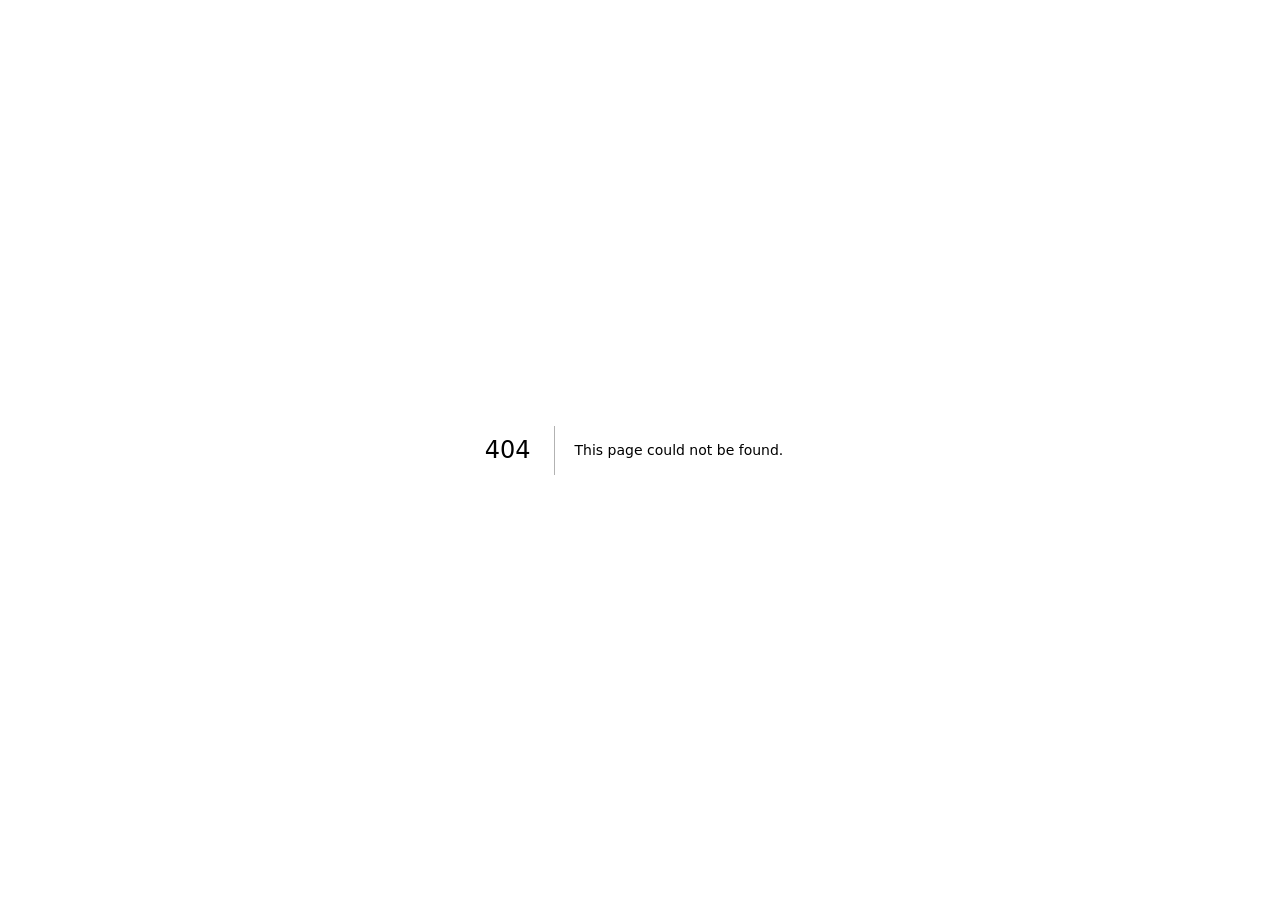
<file: 404/index.html>
<!DOCTYPE html><!--4WnQPOtSzglgnzd0rBu14--><html lang="en-GB" class="__variable_658365 __variable_a052ec"><head><meta charSet="utf-8"/><meta name="viewport" content="width=device-width, initial-scale=1"/><link rel="preload" href="/_next/static/media/9c928a6496248693-s.p.woff2" as="font" crossorigin="" type="font/woff2"/><link rel="preload" href="/_next/static/media/afee475112777bbe-s.p.woff2" as="font" crossorigin="" type="font/woff2"/><link rel="preload" href="/_next/static/media/feaba55b4ba3a393-s.p.woff2" as="font" crossorigin="" type="font/woff2"/><link rel="stylesheet" href="/_next/static/css/b935d4261cab5a62.css" data-precedence="next"/><link rel="preload" as="script" fetchPriority="low" href="/_next/static/chunks/webpack-a70fb7eea1c93366.js"/><script src="/_next/static/chunks/4bd1b696-c023c6e3521b1417.js" async=""></script><script src="/_next/static/chunks/255-2aa030c9ba2867e3.js" async=""></script><script src="/_next/static/chunks/main-app-18824d2652946b76.js" async=""></script><script src="/_next/static/chunks/app/layout-437ef009a92e7a6f.js" async=""></script><meta name="robots" content="noindex"/><meta name="next-size-adjust" content=""/><title>404: This page could not be found.</title><meta name="theme-color" content="#f5f5f0"/><title>Rocks Tech: software that does your quotes, chasing and paperwork</title><meta name="description" content="Rocks Tech builds software for owner-run UK firms that does the quoting, chasing and paperwork. Built by Jack Rockell, the person you talk to. First jobs from £650."/><meta property="og:title" content="Rocks Tech: software that does your quotes, chasing and paperwork"/><meta property="og:description" content="Rocks Tech builds software for owner-run UK firms that does the quoting, chasing and paperwork. Built by Jack Rockell, the person you talk to. First jobs from £650."/><meta property="og:locale" content="en_GB"/><meta property="og:type" content="website"/><meta name="twitter:card" content="summary"/><meta name="twitter:title" content="Rocks Tech: software that does your quotes, chasing and paperwork"/><meta name="twitter:description" content="Rocks Tech builds software for owner-run UK firms that does the quoting, chasing and paperwork. Built by Jack Rockell, the person you talk to. First jobs from £650."/><link rel="icon" href="/favicon.ico" type="image/x-icon" sizes="16x16"/><link rel="icon" href="/icon.svg?5b6c266c98080903" type="image/svg+xml" sizes="any"/><link rel="apple-touch-icon" href="/apple-icon.png?c208d0770ca3f7cc" type="image/png" sizes="180x180"/><script>(function(){var d=document.documentElement;if(!window.matchMedia('(prefers-reduced-motion: reduce)').matches){/* page motion is off: headings and photos are simply there. To bring it back, add the 'motion' class here. */setTimeout(function(){if(!window.__rtMotion)d.classList.remove('motion')},3000)}})()</script><script src="/_next/static/chunks/polyfills-42372ed130431b0a.js" noModule=""></script></head><body><div hidden=""><!--$--><!--/$--></div><div style="font-family:system-ui,&quot;Segoe UI&quot;,Roboto,Helvetica,Arial,sans-serif,&quot;Apple Color Emoji&quot;,&quot;Segoe UI Emoji&quot;;height:100vh;text-align:center;display:flex;flex-direction:column;align-items:center;justify-content:center"><div><style>body{color:#000;background:#fff;margin:0}.next-error-h1{border-right:1px solid rgba(0,0,0,.3)}@media (prefers-color-scheme:dark){body{color:#fff;background:#000}.next-error-h1{border-right:1px solid rgba(255,255,255,.3)}}</style><h1 class="next-error-h1" style="display:inline-block;margin:0 20px 0 0;padding:0 23px 0 0;font-size:24px;font-weight:500;vertical-align:top;line-height:49px">404</h1><div style="display:inline-block"><h2 style="font-size:14px;font-weight:400;line-height:49px;margin:0">This page could not be found.</h2></div></div></div><!--$--><!--/$--><script src="/_next/static/chunks/webpack-a70fb7eea1c93366.js" id="_R_" async=""></script><script>(self.__next_f=self.__next_f||[]).push([0])</script><script>self.__next_f.push([1,"1:\"$Sreact.fragment\"\n2:I[9766,[],\"\"]\n3:I[8924,[],\"\"]\n4:I[8687,[\"177\",\"static/chunks/app/layout-437ef009a92e7a6f.js\"],\"Motion\"]\n5:I[4431,[],\"OutletBoundary\"]\n7:I[5278,[],\"AsyncMetadataOutlet\"]\n9:I[4431,[],\"ViewportBoundary\"]\nb:I[4431,[],\"MetadataBoundary\"]\nc:\"$Sreact.suspense\"\ne:I[7150,[],\"\"]\n:HL[\"/_next/static/media/9c928a6496248693-s.p.woff2\",\"font\",{\"crossOrigin\":\"\",\"type\":\"font/woff2\"}]\n:HL[\"/_next/static/media/afee475112777bbe-s.p.woff2\",\"font\",{\"crossOrigin\":\"\",\"type\":\"font/woff2\"}]\n:HL[\"/_next/static/media/feaba55b4ba3a393-s.p.woff2\",\"font\",{\"crossOrigin\":\"\",\"type\":\"font/woff2\"}]\n:HL[\"/_next/static/css/b935d4261cab5a62.css\",\"style\"]\n"])</script><script>self.__next_f.push([1,"0:{\"P\":null,\"b\":\"4WnQPOtSzglgnzd0rBu14\",\"p\":\"\",\"c\":[\"\",\"_not-found\",\"\"],\"i\":false,\"f\":[[[\"\",{\"children\":[\"/_not-found\",{\"children\":[\"__PAGE__\",{}]}]},\"$undefined\",\"$undefined\",true],[\"\",[\"$\",\"$1\",\"c\",{\"children\":[[[\"$\",\"link\",\"0\",{\"rel\":\"stylesheet\",\"href\":\"/_next/static/css/b935d4261cab5a62.css\",\"precedence\":\"next\",\"crossOrigin\":\"$undefined\",\"nonce\":\"$undefined\"}]],[\"$\",\"html\",null,{\"lang\":\"en-GB\",\"className\":\"__variable_658365 __variable_a052ec\",\"suppressHydrationWarning\":true,\"children\":[[\"$\",\"head\",null,{\"children\":[\"$\",\"script\",null,{\"dangerouslySetInnerHTML\":{\"__html\":\"(function(){var d=document.documentElement;if(!window.matchMedia('(prefers-reduced-motion: reduce)').matches){/* page motion is off: headings and photos are simply there. To bring it back, add the 'motion' class here. */setTimeout(function(){if(!window.__rtMotion)d.classList.remove('motion')},3000)}})()\"}}]}],[\"$\",\"body\",null,{\"children\":[[\"$\",\"$L2\",null,{\"parallelRouterKey\":\"children\",\"error\":\"$undefined\",\"errorStyles\":\"$undefined\",\"errorScripts\":\"$undefined\",\"template\":[\"$\",\"$L3\",null,{}],\"templateStyles\":\"$undefined\",\"templateScripts\":\"$undefined\",\"notFound\":\"$undefined\",\"forbidden\":\"$undefined\",\"unauthorized\":\"$undefined\"}],[\"$\",\"$L4\",null,{}]]}]]}]]}],{\"children\":[\"/_not-found\",[\"$\",\"$1\",\"c\",{\"children\":[null,[\"$\",\"$L2\",null,{\"parallelRouterKey\":\"children\",\"error\":\"$undefined\",\"errorStyles\":\"$undefined\",\"errorScripts\":\"$undefined\",\"template\":[\"$\",\"$L3\",null,{}],\"templateStyles\":\"$undefined\",\"templateScripts\":\"$undefined\",\"notFound\":\"$undefined\",\"forbidden\":\"$undefined\",\"unauthorized\":\"$undefined\"}]]}],{\"children\":[\"__PAGE__\",[\"$\",\"$1\",\"c\",{\"children\":[[[\"$\",\"title\",null,{\"children\":\"404: This page could not be found.\"}],[\"$\",\"div\",null,{\"style\":{\"fontFamily\":\"system-ui,\\\"Segoe UI\\\",Roboto,Helvetica,Arial,sans-serif,\\\"Apple Color Emoji\\\",\\\"Segoe UI Emoji\\\"\",\"height\":\"100vh\",\"textAlign\":\"center\",\"display\":\"flex\",\"flexDirection\":\"column\",\"alignItems\":\"center\",\"justifyContent\":\"center\"},\"children\":[\"$\",\"div\",null,{\"children\":[[\"$\",\"style\",null,{\"dangerouslySetInnerHTML\":{\"__html\":\"body{color:#000;background:#fff;margin:0}.next-error-h1{border-right:1px solid rgba(0,0,0,.3)}@media (prefers-color-scheme:dark){body{color:#fff;background:#000}.next-error-h1{border-right:1px solid rgba(255,255,255,.3)}}\"}}],[\"$\",\"h1\",null,{\"className\":\"next-error-h1\",\"style\":{\"display\":\"inline-block\",\"margin\":\"0 20px 0 0\",\"padding\":\"0 23px 0 0\",\"fontSize\":24,\"fontWeight\":500,\"verticalAlign\":\"top\",\"lineHeight\":\"49px\"},\"children\":404}],[\"$\",\"div\",null,{\"style\":{\"display\":\"inline-block\"},\"children\":[\"$\",\"h2\",null,{\"style\":{\"fontSize\":14,\"fontWeight\":400,\"lineHeight\":\"49px\",\"margin\":0},\"children\":\"This page could not be found.\"}]}]]}]}]],null,[\"$\",\"$L5\",null,{\"children\":[\"$L6\",[\"$\",\"$L7\",null,{\"promise\":\"$@8\"}]]}]]}],{},null,false]},null,false]},null,false],[\"$\",\"$1\",\"h\",{\"children\":[[\"$\",\"meta\",null,{\"name\":\"robots\",\"content\":\"noindex\"}],[[\"$\",\"$L9\",null,{\"children\":\"$La\"}],[\"$\",\"meta\",null,{\"name\":\"next-size-adjust\",\"content\":\"\"}]],[\"$\",\"$Lb\",null,{\"children\":[\"$\",\"div\",null,{\"hidden\":true,\"children\":[\"$\",\"$c\",null,{\"fallback\":null,\"children\":\"$Ld\"}]}]}]]}],false]],\"m\":\"$undefined\",\"G\":[\"$e\",[]],\"s\":false,\"S\":true}\n"])</script><script>self.__next_f.push([1,"a:[[\"$\",\"meta\",\"0\",{\"charSet\":\"utf-8\"}],[\"$\",\"meta\",\"1\",{\"name\":\"viewport\",\"content\":\"width=device-width, initial-scale=1\"}],[\"$\",\"meta\",\"2\",{\"name\":\"theme-color\",\"content\":\"#f5f5f0\"}]]\n6:null\n"])</script><script>self.__next_f.push([1,"f:I[622,[],\"IconMark\"]\n"])</script><script>self.__next_f.push([1,"8:{\"metadata\":[[\"$\",\"title\",\"0\",{\"children\":\"Rocks Tech: software that does your quotes, chasing and paperwork\"}],[\"$\",\"meta\",\"1\",{\"name\":\"description\",\"content\":\"Rocks Tech builds software for owner-run UK firms that does the quoting, chasing and paperwork. Built by Jack Rockell, the person you talk to. First jobs from £650.\"}],[\"$\",\"meta\",\"2\",{\"property\":\"og:title\",\"content\":\"Rocks Tech: software that does your quotes, chasing and paperwork\"}],[\"$\",\"meta\",\"3\",{\"property\":\"og:description\",\"content\":\"Rocks Tech builds software for owner-run UK firms that does the quoting, chasing and paperwork. Built by Jack Rockell, the person you talk to. First jobs from £650.\"}],[\"$\",\"meta\",\"4\",{\"property\":\"og:locale\",\"content\":\"en_GB\"}],[\"$\",\"meta\",\"5\",{\"property\":\"og:type\",\"content\":\"website\"}],[\"$\",\"meta\",\"6\",{\"name\":\"twitter:card\",\"content\":\"summary\"}],[\"$\",\"meta\",\"7\",{\"name\":\"twitter:title\",\"content\":\"Rocks Tech: software that does your quotes, chasing and paperwork\"}],[\"$\",\"meta\",\"8\",{\"name\":\"twitter:description\",\"content\":\"Rocks Tech builds software for owner-run UK firms that does the quoting, chasing and paperwork. Built by Jack Rockell, the person you talk to. First jobs from £650.\"}],[\"$\",\"link\",\"9\",{\"rel\":\"icon\",\"href\":\"/favicon.ico\",\"type\":\"image/x-icon\",\"sizes\":\"16x16\"}],[\"$\",\"link\",\"10\",{\"rel\":\"icon\",\"href\":\"/icon.svg?5b6c266c98080903\",\"type\":\"image/svg+xml\",\"sizes\":\"any\"}],[\"$\",\"link\",\"11\",{\"rel\":\"apple-touch-icon\",\"href\":\"/apple-icon.png?c208d0770ca3f7cc\",\"type\":\"image/png\",\"sizes\":\"180x180\"}],[\"$\",\"$Lf\",\"12\",{}]],\"error\":null,\"digest\":\"$undefined\"}\n"])</script><script>self.__next_f.push([1,"d:\"$8:metadata\"\n"])</script></body></html>
</file>
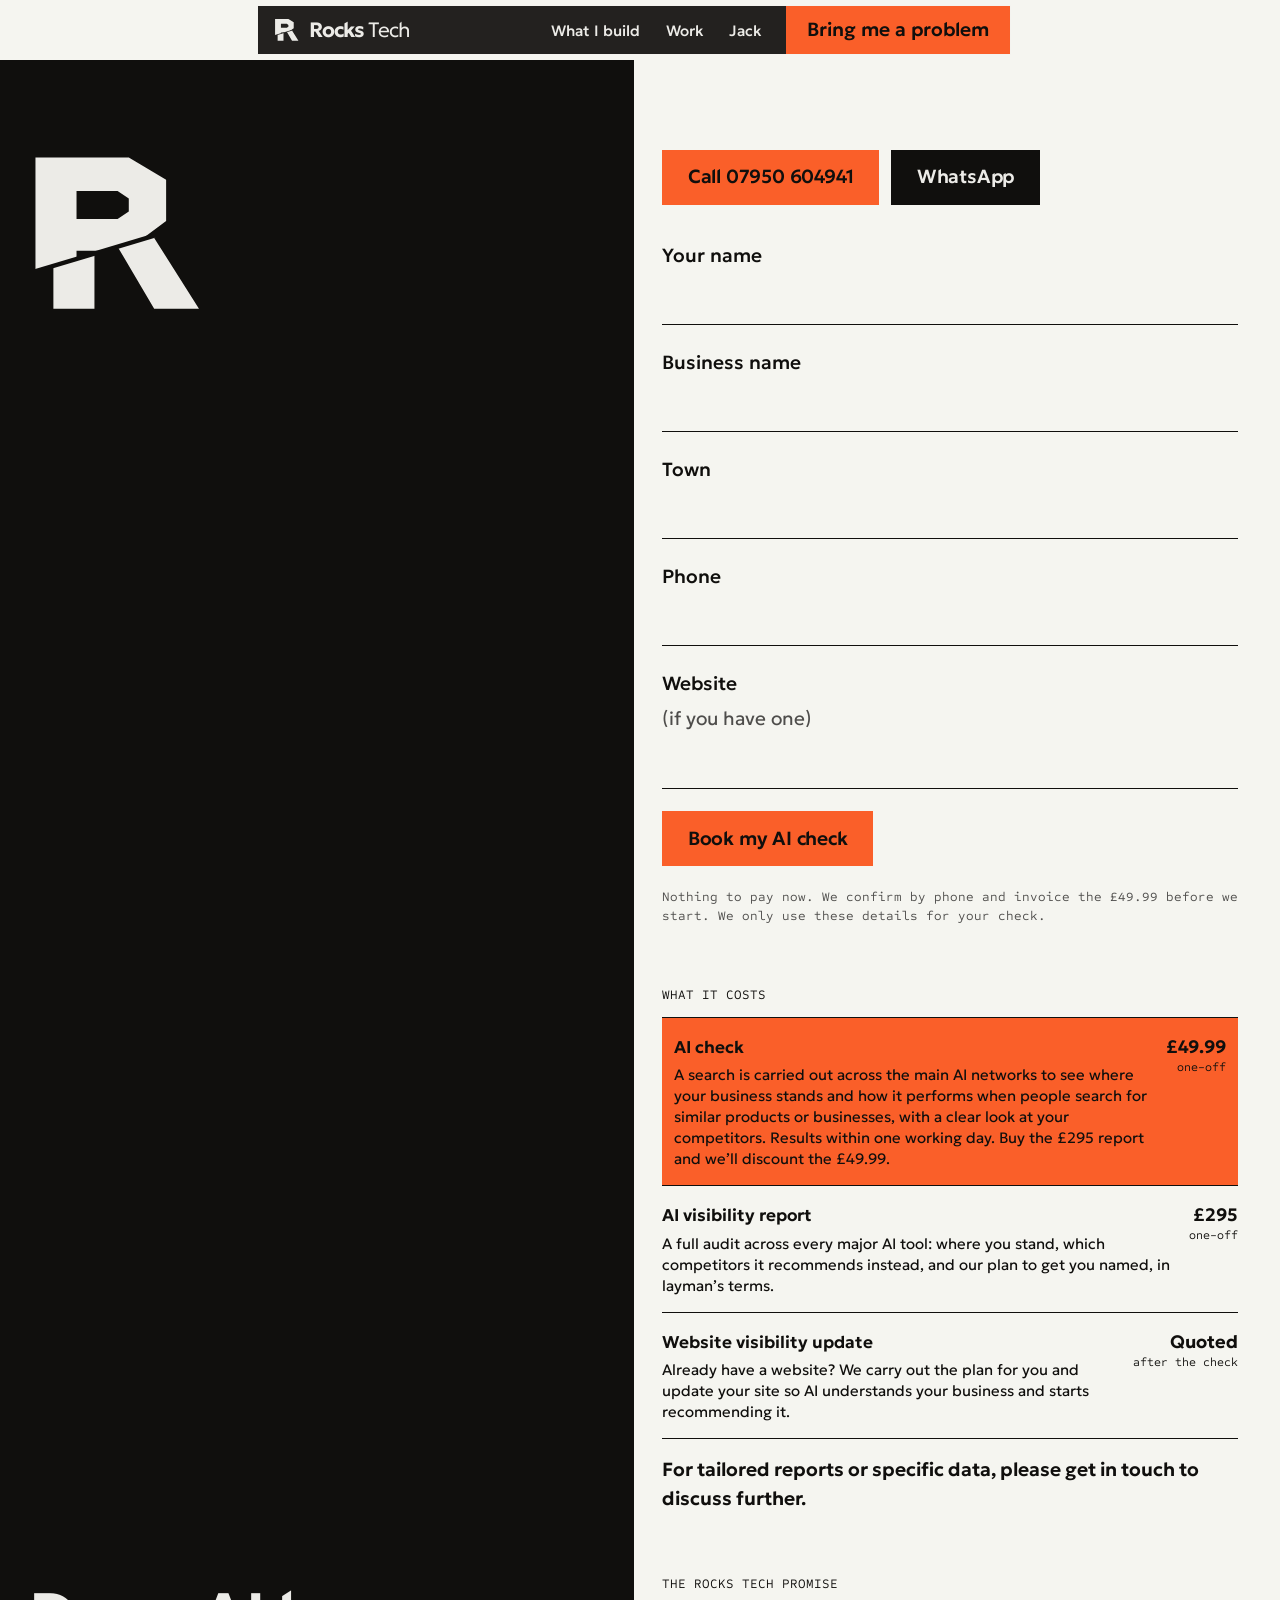
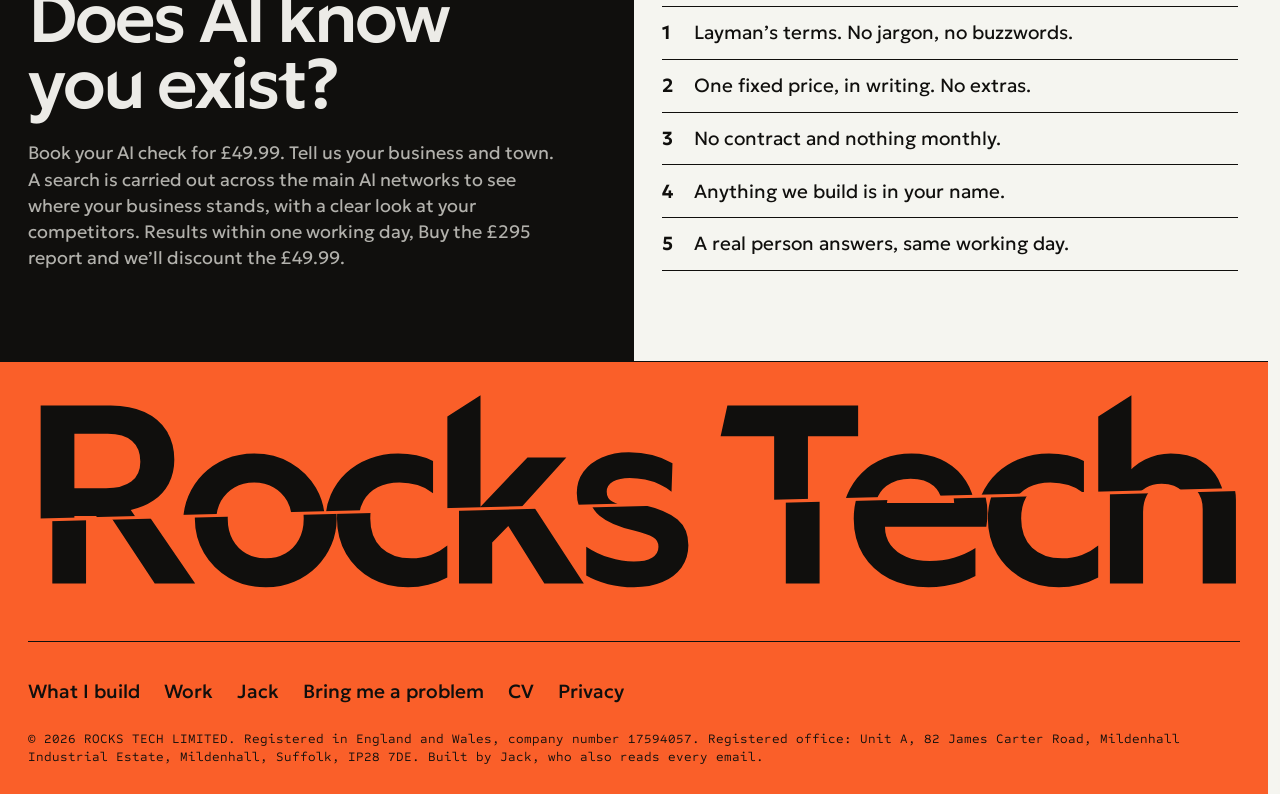
<file: check/index.html>
<!DOCTYPE html><!--4WnQPOtSzglgnzd0rBu14--><html lang="en-GB" class="__variable_658365 __variable_a052ec"><head><meta charSet="utf-8"/><meta name="viewport" content="width=device-width, initial-scale=1"/><link rel="preload" href="/_next/static/media/9c928a6496248693-s.p.woff2" as="font" crossorigin="" type="font/woff2"/><link rel="preload" href="/_next/static/media/afee475112777bbe-s.p.woff2" as="font" crossorigin="" type="font/woff2"/><link rel="preload" href="/_next/static/media/feaba55b4ba3a393-s.p.woff2" as="font" crossorigin="" type="font/woff2"/><link rel="stylesheet" href="/_next/static/css/b935d4261cab5a62.css" data-precedence="next"/><link rel="preload" as="script" fetchPriority="low" href="/_next/static/chunks/webpack-a70fb7eea1c93366.js"/><script src="/_next/static/chunks/4bd1b696-c023c6e3521b1417.js" async=""></script><script src="/_next/static/chunks/255-2aa030c9ba2867e3.js" async=""></script><script src="/_next/static/chunks/main-app-18824d2652946b76.js" async=""></script><script src="/_next/static/chunks/app/layout-437ef009a92e7a6f.js" async=""></script><script src="/_next/static/chunks/619-ba102abea3e3d0e4.js" async=""></script><script src="/_next/static/chunks/app/check/page-12be1cae1664a85c.js" async=""></script><meta name="next-size-adjust" content=""/><meta name="theme-color" content="#f5f5f0"/><title>AI check: does AI know you exist? Rocks Tech</title><meta name="description" content="Find out what ChatGPT, Google and Gemini say about your business with a look at your competitors. £49.99, discounted when you buy the £295 report."/><meta name="robots" content="noindex"/><meta property="og:title" content="Rocks Tech: software that does your quotes, chasing and paperwork"/><meta property="og:description" content="Rocks Tech builds software for owner-run UK firms that does the quoting, chasing and paperwork. Built by Jack Rockell, the person you talk to. First jobs from £650."/><meta property="og:locale" content="en_GB"/><meta property="og:type" content="website"/><meta name="twitter:card" content="summary"/><meta name="twitter:title" content="Rocks Tech: software that does your quotes, chasing and paperwork"/><meta name="twitter:description" content="Rocks Tech builds software for owner-run UK firms that does the quoting, chasing and paperwork. Built by Jack Rockell, the person you talk to. First jobs from £650."/><link rel="icon" href="/favicon.ico" type="image/x-icon" sizes="16x16"/><link rel="icon" href="/icon.svg?5b6c266c98080903" type="image/svg+xml" sizes="any"/><link rel="apple-touch-icon" href="/apple-icon.png?c208d0770ca3f7cc" type="image/png" sizes="180x180"/><script>(function(){var d=document.documentElement;if(!window.matchMedia('(prefers-reduced-motion: reduce)').matches){/* page motion is off: headings and photos are simply there. To bring it back, add the 'motion' class here. */setTimeout(function(){if(!window.__rtMotion)d.classList.remove('motion')},3000)}})()</script><script src="/_next/static/chunks/polyfills-42372ed130431b0a.js" noModule=""></script></head><body><div hidden=""><!--$--><!--/$--></div><header class="nb"><div class="nb-in"><a class="nb-home bar-home" aria-label="Rocks Tech, home" href="/"><span class="logo "><svg viewBox="6 4 96 92" class="logo-mark" fill="currentColor" aria-hidden="true"><defs><clipPath id="lm-bar-up"><path d="M0 0H110V37.75L0 70.75Z"></path></clipPath><clipPath id="lm-bar-down"><path d="M0 73.25L110 40.25V110H0Z"></path></clipPath></defs><path fill-rule="evenodd" d="M10 8H60L80 20V42L64 54L88 92H64L44 58H32V92H10ZM32 26V41H54L60 37V30L54 26Z" clip-path="url(#lm-bar-up)"></path><g class="lm-low"><g transform="translate(9.6 -2.9)"><path fill-rule="evenodd" d="M10 8H60L80 20V42L64 54L88 92H64L44 58H32V92H10ZM32 26V41H54L60 37V30L54 26Z" clip-path="url(#lm-bar-down)"></path></g></g></svg><span class="logo-word">Rocks<span class="logo-tech">Tech</span></span></span></a><nav class="nb-nav" aria-label="Main"><ul><li><a href="/#build">What I build</a></li><li><a href="/work/">Work</a></li><li><a href="/#jack">Jack</a></li></ul><details class="nb-menu"><summary>Menu</summary><ul><li><a href="/#build">What I build</a></li><li><a href="/work/">Work</a></li><li><a href="/#jack">Jack</a></li></ul></details></nav><a class="nb-cta" href="/#contact"><span class="nb-long">Bring me a problem</span><span class="nb-short">Let’s talk</span></a></div></header><main class="contact check"><div class="contact-head ink"><svg viewBox="6 4 96 92" class="contact-mark" fill="currentColor" aria-hidden="true"><defs><clipPath id="lm-up"><path d="M0 0H110V37.75L0 70.75Z"></path></clipPath><clipPath id="lm-down"><path d="M0 73.25L110 40.25V110H0Z"></path></clipPath></defs><path fill-rule="evenodd" d="M10 8H60L80 20V42L64 54L88 92H64L44 58H32V92H10ZM32 26V41H54L60 37V30L54 26Z" clip-path="url(#lm-up)"></path><g class="lm-low"><g transform="translate(9.6 -2.9)"><path fill-rule="evenodd" d="M10 8H60L80 20V42L64 54L88 92H64L44 58H32V92H10ZM32 26V41H54L60 37V30L54 26Z" clip-path="url(#lm-down)"></path></g></g></svg><div><h1 class="thanks-title">Does AI know you exist?</h1><p class="check-sub">Book your AI check for £49.99. Tell us your business and town. A search is carried out across the main AI networks to see where your business stands, with a clear look at your competitors. Results within one working day, Buy the £295 report and we’ll discount the £49.99.</p></div></div><div class="contact-body"><div class="check-call"><a class="button" href="tel:+447950604941">Call <!-- -->07950 604941</a><a class="button check-wa" href="https://wa.me/447950604941">WhatsApp</a></div><form class="form" action="https://formsubmit.co/jack@rockstech.uk" method="post"><input type="hidden" name="_subject" value="AI check booking (leaflet)"/><input type="hidden" name="_next" value="https://rockstech.uk/thanks/"/><input type="hidden" name="_template" value="table"/><input type="text" class="honey" tabindex="-1" autoComplete="off" name="_honey"/><input type="hidden" name="leaflet_code" value="direct"/><label>Your name<input type="text" autoComplete="name" required="" name="name"/></label><label>Business name<input type="text" autoComplete="organization" required="" name="business"/></label><label>Town<input type="text" autoComplete="address-level2" required="" name="town"/></label><label>Phone<input type="tel" autoComplete="tel" inputMode="tel" required="" name="phone"/></label><label>Website <span class="optional">(if you have one)</span><input type="text" inputMode="url" autoComplete="url" name="website"/></label><button type="submit" class="button">Book my AI check</button><p class="form-note">Nothing to pay now. We confirm by phone and invoice the £49.99 before we start. We only use these details for your check.</p></form><section class="check-prices" aria-labelledby="costs"><h2 id="costs">What it costs</h2><ul><li><div><h3>AI check</h3><p>A search is carried out across the main AI networks to see where your business stands and how it performs when people search for similar products or businesses, with a clear look at your competitors. Results within one working day. Buy the £295 report and we’ll discount the £49.99.</p></div><p class="check-price">£49.99<small>one-off</small></p></li><li><div><h3>AI visibility report</h3><p>A full audit across every major AI tool: where you stand, which competitors it recommends instead, and our plan to get you named, in layman’s terms.</p></div><p class="check-price">£295<small>one-off</small></p></li><li><div><h3>Website visibility update</h3><p>Already have a website? We carry out the plan for you and update your site so AI understands your business and starts recommending it.</p></div><p class="check-price">Quoted<small>after the check</small></p></li></ul><p class="check-more">For tailored reports or specific data, please get in touch to discuss further.</p></section><section class="check-promise" aria-labelledby="promise"><h2 id="promise">The Rocks Tech promise</h2><ol><li>Layman’s terms. No jargon, no buzzwords.</li><li>One fixed price, in writing. No extras.</li><li>No contract and nothing monthly.</li><li>Anything we build is in your name.</li><li>A real person answers, same working day.</li></ol></section></div></main><footer class="foot rule-top"><p class="ft foot-word" data-text="Rocks Tech" data-reveal=""><span class="ft-a">Rocks Tech</span></p><div class="foot-row"><nav aria-label="Footer"><a href="/#build">What I build</a><a href="/work/">Work</a><a href="/#jack">Jack</a><a href="/#contact">Bring me a problem</a><a href="/cv/">CV</a><a href="/privacy/">Privacy</a></nav><p class="foot-legal">© 2026 ROCKS TECH LIMITED. Registered in England and Wales, company number 17594057. Registered office: Unit A, 82 James Carter Road, Mildenhall Industrial Estate, Mildenhall, Suffolk, IP28 7DE. Built by Jack, who also reads every email.</p></div></footer><!--$--><!--/$--><script src="/_next/static/chunks/webpack-a70fb7eea1c93366.js" id="_R_" async=""></script><script>(self.__next_f=self.__next_f||[]).push([0])</script><script>self.__next_f.push([1,"1:\"$Sreact.fragment\"\n2:I[9766,[],\"\"]\n3:I[8924,[],\"\"]\n4:I[8687,[\"177\",\"static/chunks/app/layout-437ef009a92e7a6f.js\"],\"Motion\"]\n5:I[2619,[\"619\",\"static/chunks/619-ba102abea3e3d0e4.js\",\"397\",\"static/chunks/app/check/page-12be1cae1664a85c.js\"],\"\"]\nc:I[7150,[],\"\"]\n:HL[\"/_next/static/media/9c928a6496248693-s.p.woff2\",\"font\",{\"crossOrigin\":\"\",\"type\":\"font/woff2\"}]\n:HL[\"/_next/static/media/afee475112777bbe-s.p.woff2\",\"font\",{\"crossOrigin\":\"\",\"type\":\"font/woff2\"}]\n:HL[\"/_next/static/media/feaba55b4ba3a393-s.p.woff2\",\"font\",{\"crossOrigin\":\"\",\"type\":\"font/woff2\"}]\n:HL[\"/_next/static/css/b935d4261cab5a62.css\",\"style\"]\n"])</script><script>self.__next_f.push([1,"0:{\"P\":null,\"b\":\"4WnQPOtSzglgnzd0rBu14\",\"p\":\"\",\"c\":[\"\",\"check\",\"\"],\"i\":false,\"f\":[[[\"\",{\"children\":[\"check\",{\"children\":[\"__PAGE__\",{}]}]},\"$undefined\",\"$undefined\",true],[\"\",[\"$\",\"$1\",\"c\",{\"children\":[[[\"$\",\"link\",\"0\",{\"rel\":\"stylesheet\",\"href\":\"/_next/static/css/b935d4261cab5a62.css\",\"precedence\":\"next\",\"crossOrigin\":\"$undefined\",\"nonce\":\"$undefined\"}]],[\"$\",\"html\",null,{\"lang\":\"en-GB\",\"className\":\"__variable_658365 __variable_a052ec\",\"suppressHydrationWarning\":true,\"children\":[[\"$\",\"head\",null,{\"children\":[\"$\",\"script\",null,{\"dangerouslySetInnerHTML\":{\"__html\":\"(function(){var d=document.documentElement;if(!window.matchMedia('(prefers-reduced-motion: reduce)').matches){/* page motion is off: headings and photos are simply there. To bring it back, add the 'motion' class here. */setTimeout(function(){if(!window.__rtMotion)d.classList.remove('motion')},3000)}})()\"}}]}],[\"$\",\"body\",null,{\"children\":[[\"$\",\"$L2\",null,{\"parallelRouterKey\":\"children\",\"error\":\"$undefined\",\"errorStyles\":\"$undefined\",\"errorScripts\":\"$undefined\",\"template\":[\"$\",\"$L3\",null,{}],\"templateStyles\":\"$undefined\",\"templateScripts\":\"$undefined\",\"notFound\":[[[\"$\",\"title\",null,{\"children\":\"404: This page could not be found.\"}],[\"$\",\"div\",null,{\"style\":{\"fontFamily\":\"system-ui,\\\"Segoe UI\\\",Roboto,Helvetica,Arial,sans-serif,\\\"Apple Color Emoji\\\",\\\"Segoe UI Emoji\\\"\",\"height\":\"100vh\",\"textAlign\":\"center\",\"display\":\"flex\",\"flexDirection\":\"column\",\"alignItems\":\"center\",\"justifyContent\":\"center\"},\"children\":[\"$\",\"div\",null,{\"children\":[[\"$\",\"style\",null,{\"dangerouslySetInnerHTML\":{\"__html\":\"body{color:#000;background:#fff;margin:0}.next-error-h1{border-right:1px solid rgba(0,0,0,.3)}@media (prefers-color-scheme:dark){body{color:#fff;background:#000}.next-error-h1{border-right:1px solid rgba(255,255,255,.3)}}\"}}],[\"$\",\"h1\",null,{\"className\":\"next-error-h1\",\"style\":{\"display\":\"inline-block\",\"margin\":\"0 20px 0 0\",\"padding\":\"0 23px 0 0\",\"fontSize\":24,\"fontWeight\":500,\"verticalAlign\":\"top\",\"lineHeight\":\"49px\"},\"children\":404}],[\"$\",\"div\",null,{\"style\":{\"display\":\"inline-block\"},\"children\":[\"$\",\"h2\",null,{\"style\":{\"fontSize\":14,\"fontWeight\":400,\"lineHeight\":\"49px\",\"margin\":0},\"children\":\"This page could not be found.\"}]}]]}]}]],[]],\"forbidden\":\"$undefined\",\"unauthorized\":\"$undefined\"}],[\"$\",\"$L4\",null,{}]]}]]}]]}],{\"children\":[\"check\",[\"$\",\"$1\",\"c\",{\"children\":[null,[\"$\",\"$L2\",null,{\"parallelRouterKey\":\"children\",\"error\":\"$undefined\",\"errorStyles\":\"$undefined\",\"errorScripts\":\"$undefined\",\"template\":[\"$\",\"$L3\",null,{}],\"templateStyles\":\"$undefined\",\"templateScripts\":\"$undefined\",\"notFound\":\"$undefined\",\"forbidden\":\"$undefined\",\"unauthorized\":\"$undefined\"}]]}],{\"children\":[\"__PAGE__\",[\"$\",\"$1\",\"c\",{\"children\":[[[\"$\",\"header\",null,{\"className\":\"nb\",\"children\":[\"$\",\"div\",null,{\"className\":\"nb-in\",\"children\":[[\"$\",\"$L5\",null,{\"href\":\"/\",\"className\":\"nb-home bar-home\",\"aria-label\":\"Rocks Tech, home\",\"children\":[\"$\",\"span\",null,{\"className\":\"logo \",\"children\":[[\"$\",\"svg\",null,{\"viewBox\":\"6 4 96 92\",\"className\":\"logo-mark\",\"fill\":\"currentColor\",\"role\":\"$undefined\",\"aria-hidden\":true,\"children\":[null,[\"$\",\"defs\",null,{\"children\":[[\"$\",\"clipPath\",null,{\"id\":\"lm-bar-up\",\"children\":[\"$\",\"path\",null,{\"d\":\"M0 0H110V37.75L0 70.75Z\"}]}],[\"$\",\"clipPath\",null,{\"id\":\"lm-bar-down\",\"children\":[\"$\",\"path\",null,{\"d\":\"M0 73.25L110 40.25V110H0Z\"}]}]]}],[\"$\",\"path\",null,{\"fillRule\":\"evenodd\",\"d\":\"M10 8H60L80 20V42L64 54L88 92H64L44 58H32V92H10ZM32 26V41H54L60 37V30L54 26Z\",\"clipPath\":\"url(#lm-bar-up)\"}],[\"$\",\"g\",null,{\"className\":\"lm-low\",\"children\":[\"$\",\"g\",null,{\"transform\":\"translate(9.6 -2.9)\",\"children\":[\"$\",\"path\",null,{\"fillRule\":\"evenodd\",\"d\":\"M10 8H60L80 20V42L64 54L88 92H64L44 58H32V92H10ZM32 26V41H54L60 37V30L54 26Z\",\"clipPath\":\"url(#lm-bar-down)\"}]}]}]]}],[\"$\",\"span\",null,{\"className\":\"logo-word\",\"children\":[\"Rocks\",[\"$\",\"span\",null,{\"className\":\"logo-tech\",\"children\":\"Tech\"}]]}]]}]}],[\"$\",\"nav\",null,{\"className\":\"nb-nav\",\"aria-label\":\"Main\",\"children\":[[\"$\",\"ul\",null,{\"children\":[[\"$\",\"li\",\"/#build\",{\"children\":[\"$\",\"a\",null,{\"href\":\"/#build\",\"children\":\"What I build\"}]}],[\"$\",\"li\",\"/work/\",{\"children\":[\"$\",\"a\",null,{\"href\":\"/work/\",\"children\":\"Work\"}]}],[\"$\",\"li\",\"/#jack\",{\"children\":[\"$\",\"a\",null,{\"href\":\"/#jack\",\"children\":\"Jack\"}]}]]}],[\"$\",\"details\",null,{\"className\":\"nb-menu\",\"children\":[[\"$\",\"summary\",null,{\"children\":\"Menu\"}],[\"$\",\"ul\",null,{\"children\":[[\"$\",\"li\",\"/#build\",{\"children\":[\"$\",\"a\",null,{\"href\":\"/#build\",\"children\":\"What I build\"}]}],[\"$\",\"li\",\"/work/\",{\"children\":[\"$\",\"a\",null,{\"href\":\"/work/\",\"children\":\"Work\"}]}],[\"$\",\"li\",\"/#jack\",{\"children\":[\"$\",\"a\",null,{\"href\":\"/#jack\",\"children\":\"Jack\"}]}]]}]]}]]}],[\"$\",\"$L5\",null,{\"href\":\"/#contact\",\"className\":\"nb-cta\",\"children\":[[\"$\",\"span\",null,{\"className\":\"nb-long\",\"children\":\"Bring me a problem\"}],[\"$\",\"span\",null,{\"className\":\"nb-short\",\"children\":\"Let’s talk\"}]]}]]}]}],[\"$\",\"main\",null,{\"className\":\"contact check\",\"children\":[[\"$\",\"div\",null,{\"className\":\"contact-head ink\",\"children\":[\"$L6\",\"$L7\"]}],\"$L8\"]}],\"$L9\"],null,\"$La\"]}],{},null,false]},null,false]},null,false],\"$Lb\",false]],\"m\":\"$undefined\",\"G\":[\"$c\",[]],\"s\":false,\"S\":true}\n"])</script><script>self.__next_f.push([1,"d:I[4864,[\"619\",\"static/chunks/619-ba102abea3e3d0e4.js\",\"397\",\"static/chunks/app/check/page-12be1cae1664a85c.js\"],\"RefField\"]\ne:I[4431,[],\"OutletBoundary\"]\n10:I[5278,[],\"AsyncMetadataOutlet\"]\n12:I[4431,[],\"ViewportBoundary\"]\n14:I[4431,[],\"MetadataBoundary\"]\n15:\"$Sreact.suspense\"\n"])</script><script>self.__next_f.push([1,"6:[\"$\",\"svg\",null,{\"viewBox\":\"6 4 96 92\",\"className\":\"contact-mark\",\"fill\":\"currentColor\",\"role\":\"$undefined\",\"aria-hidden\":true,\"children\":[null,[\"$\",\"defs\",null,{\"children\":[[\"$\",\"clipPath\",null,{\"id\":\"lm-up\",\"children\":[\"$\",\"path\",null,{\"d\":\"M0 0H110V37.75L0 70.75Z\"}]}],[\"$\",\"clipPath\",null,{\"id\":\"lm-down\",\"children\":[\"$\",\"path\",null,{\"d\":\"M0 73.25L110 40.25V110H0Z\"}]}]]}],[\"$\",\"path\",null,{\"fillRule\":\"evenodd\",\"d\":\"M10 8H60L80 20V42L64 54L88 92H64L44 58H32V92H10ZM32 26V41H54L60 37V30L54 26Z\",\"clipPath\":\"url(#lm-up)\"}],[\"$\",\"g\",null,{\"className\":\"lm-low\",\"children\":[\"$\",\"g\",null,{\"transform\":\"translate(9.6 -2.9)\",\"children\":[\"$\",\"path\",null,{\"fillRule\":\"evenodd\",\"d\":\"M10 8H60L80 20V42L64 54L88 92H64L44 58H32V92H10ZM32 26V41H54L60 37V30L54 26Z\",\"clipPath\":\"url(#lm-down)\"}]}]}]]}]\n"])</script><script>self.__next_f.push([1,"7:[\"$\",\"div\",null,{\"children\":[[\"$\",\"h1\",null,{\"className\":\"thanks-title\",\"children\":\"Does AI know you exist?\"}],[\"$\",\"p\",null,{\"className\":\"check-sub\",\"children\":\"Book your AI check for £49.99. Tell us your business and town. A search is carried out across the main AI networks to see where your business stands, with a clear look at your competitors. Results within one working day, Buy the £295 report and we’ll discount the £49.99.\"}]]}]\n"])</script><script>self.__next_f.push([1,"8:[\"$\",\"div\",null,{\"className\":\"contact-body\",\"children\":[[\"$\",\"div\",null,{\"className\":\"check-call\",\"children\":[[\"$\",\"a\",null,{\"className\":\"button\",\"href\":\"tel:+447950604941\",\"children\":[\"Call \",\"07950 604941\"]}],[\"$\",\"a\",null,{\"className\":\"button check-wa\",\"href\":\"https://wa.me/447950604941\",\"children\":\"WhatsApp\"}]]}],[\"$\",\"form\",null,{\"className\":\"form\",\"action\":\"https://formsubmit.co/jack@rockstech.uk\",\"method\":\"post\",\"children\":[[\"$\",\"input\",null,{\"type\":\"hidden\",\"name\":\"_subject\",\"value\":\"AI check booking (leaflet)\"}],[\"$\",\"input\",null,{\"type\":\"hidden\",\"name\":\"_next\",\"value\":\"https://rockstech.uk/thanks/\"}],[\"$\",\"input\",null,{\"type\":\"hidden\",\"name\":\"_template\",\"value\":\"table\"}],[\"$\",\"input\",null,{\"type\":\"text\",\"name\":\"_honey\",\"className\":\"honey\",\"tabIndex\":-1,\"autoComplete\":\"off\"}],[\"$\",\"$Ld\",null,{}],[\"$\",\"label\",null,{\"children\":[\"Your name\",[\"$\",\"input\",null,{\"name\":\"name\",\"type\":\"text\",\"autoComplete\":\"name\",\"required\":true}]]}],[\"$\",\"label\",null,{\"children\":[\"Business name\",[\"$\",\"input\",null,{\"name\":\"business\",\"type\":\"text\",\"autoComplete\":\"organization\",\"required\":true}]]}],[\"$\",\"label\",null,{\"children\":[\"Town\",[\"$\",\"input\",null,{\"name\":\"town\",\"type\":\"text\",\"autoComplete\":\"address-level2\",\"required\":true}]]}],[\"$\",\"label\",null,{\"children\":[\"Phone\",[\"$\",\"input\",null,{\"name\":\"phone\",\"type\":\"tel\",\"autoComplete\":\"tel\",\"inputMode\":\"tel\",\"required\":true}]]}],[\"$\",\"label\",null,{\"children\":[\"Website \",[\"$\",\"span\",null,{\"className\":\"optional\",\"children\":\"(if you have one)\"}],[\"$\",\"input\",null,{\"name\":\"website\",\"type\":\"text\",\"inputMode\":\"url\",\"autoComplete\":\"url\"}]]}],[\"$\",\"button\",null,{\"type\":\"submit\",\"className\":\"button\",\"children\":\"Book my AI check\"}],[\"$\",\"p\",null,{\"className\":\"form-note\",\"children\":\"Nothing to pay now. We confirm by phone and invoice the £49.99 before we start. We only use these details for your check.\"}]]}],[\"$\",\"section\",null,{\"className\":\"check-prices\",\"aria-labelledby\":\"costs\",\"children\":[[\"$\",\"h2\",null,{\"id\":\"costs\",\"children\":\"What it costs\"}],[\"$\",\"ul\",null,{\"children\":[[\"$\",\"li\",\"AI check\",{\"children\":[[\"$\",\"div\",null,{\"children\":[[\"$\",\"h3\",null,{\"children\":\"AI check\"}],[\"$\",\"p\",null,{\"children\":\"A search is carried out across the main AI networks to see where your business stands and how it performs when people search for similar products or businesses, with a clear look at your competitors. Results within one working day. Buy the £295 report and we’ll discount the £49.99.\"}]]}],[\"$\",\"p\",null,{\"className\":\"check-price\",\"children\":[\"£49.99\",[\"$\",\"small\",null,{\"children\":\"one-off\"}]]}]]}],[\"$\",\"li\",\"AI visibility report\",{\"children\":[[\"$\",\"div\",null,{\"children\":[[\"$\",\"h3\",null,{\"children\":\"AI visibility report\"}],[\"$\",\"p\",null,{\"children\":\"A full audit across every major AI tool: where you stand, which competitors it recommends instead, and our plan to get you named, in layman’s terms.\"}]]}],[\"$\",\"p\",null,{\"className\":\"check-price\",\"children\":[\"£295\",[\"$\",\"small\",null,{\"children\":\"one-off\"}]]}]]}],[\"$\",\"li\",\"Website visibility update\",{\"children\":[[\"$\",\"div\",null,{\"children\":[[\"$\",\"h3\",null,{\"children\":\"Website visibility update\"}],[\"$\",\"p\",null,{\"children\":\"Already have a website? We carry out the plan for you and update your site so AI understands your business and starts recommending it.\"}]]}],[\"$\",\"p\",null,{\"className\":\"check-price\",\"children\":[\"Quoted\",[\"$\",\"small\",null,{\"children\":\"after the check\"}]]}]]}]]}],[\"$\",\"p\",null,{\"className\":\"check-more\",\"children\":\"For tailored reports or specific data, please get in touch to discuss further.\"}]]}],[\"$\",\"section\",null,{\"className\":\"check-promise\",\"aria-labelledby\":\"promise\",\"children\":[[\"$\",\"h2\",null,{\"id\":\"promise\",\"children\":\"The Rocks Tech promise\"}],[\"$\",\"ol\",null,{\"children\":[[\"$\",\"li\",\"Layman’s terms. No jargon, no buzzwords.\",{\"children\":\"Layman’s terms. No jargon, no buzzwords.\"}],[\"$\",\"li\",\"One fixed price, in writing. No extras.\",{\"children\":\"One fixed price, in writing. No extras.\"}],[\"$\",\"li\",\"No contract and nothing monthly.\",{\"children\":\"No contract and nothing monthly.\"}],[\"$\",\"li\",\"Anything we build is in your name.\",{\"children\":\"Anything we build is in your name.\"}],[\"$\",\"li\",\"A real person answers, same working day.\",{\"children\":\"A real person answers, same working day.\"}]]}]]}]]}]\n"])</script><script>self.__next_f.push([1,"9:[\"$\",\"footer\",null,{\"className\":\"foot rule-top\",\"children\":[[\"$\",\"p\",null,{\"id\":\"$undefined\",\"className\":\"ft foot-word\",\"data-text\":\"Rocks Tech\",\"data-reveal\":\"\",\"children\":[\"$\",\"span\",null,{\"className\":\"ft-a\",\"children\":\"Rocks Tech\"}]}],[\"$\",\"div\",null,{\"className\":\"foot-row\",\"children\":[[\"$\",\"nav\",null,{\"aria-label\":\"Footer\",\"children\":[[\"$\",\"$L5\",null,{\"href\":\"/#build\",\"children\":\"What I build\"}],[\"$\",\"$L5\",null,{\"href\":\"/work/\",\"children\":\"Work\"}],[\"$\",\"$L5\",null,{\"href\":\"/#jack\",\"children\":\"Jack\"}],[\"$\",\"$L5\",null,{\"href\":\"/#contact\",\"children\":\"Bring me a problem\"}],[\"$\",\"$L5\",null,{\"href\":\"/cv/\",\"children\":\"CV\"}],[\"$\",\"$L5\",null,{\"href\":\"/privacy/\",\"children\":\"Privacy\"}]]}],[\"$\",\"p\",null,{\"className\":\"foot-legal\",\"children\":\"© 2026 ROCKS TECH LIMITED. Registered in England and Wales, company number 17594057. Registered office: Unit A, 82 James Carter Road, Mildenhall Industrial Estate, Mildenhall, Suffolk, IP28 7DE. Built by Jack, who also reads every email.\"}]]}]]}]\n"])</script><script>self.__next_f.push([1,"a:[\"$\",\"$Le\",null,{\"children\":[\"$Lf\",[\"$\",\"$L10\",null,{\"promise\":\"$@11\"}]]}]\nb:[\"$\",\"$1\",\"h\",{\"children\":[null,[[\"$\",\"$L12\",null,{\"children\":\"$L13\"}],[\"$\",\"meta\",null,{\"name\":\"next-size-adjust\",\"content\":\"\"}]],[\"$\",\"$L14\",null,{\"children\":[\"$\",\"div\",null,{\"hidden\":true,\"children\":[\"$\",\"$15\",null,{\"fallback\":null,\"children\":\"$L16\"}]}]}]]}]\n"])</script><script>self.__next_f.push([1,"13:[[\"$\",\"meta\",\"0\",{\"charSet\":\"utf-8\"}],[\"$\",\"meta\",\"1\",{\"name\":\"viewport\",\"content\":\"width=device-width, initial-scale=1\"}],[\"$\",\"meta\",\"2\",{\"name\":\"theme-color\",\"content\":\"#f5f5f0\"}]]\nf:null\n"])</script><script>self.__next_f.push([1,"17:I[622,[],\"IconMark\"]\n"])</script><script>self.__next_f.push([1,"11:{\"metadata\":[[\"$\",\"title\",\"0\",{\"children\":\"AI check: does AI know you exist? Rocks Tech\"}],[\"$\",\"meta\",\"1\",{\"name\":\"description\",\"content\":\"Find out what ChatGPT, Google and Gemini say about your business with a look at your competitors. £49.99, discounted when you buy the £295 report.\"}],[\"$\",\"meta\",\"2\",{\"name\":\"robots\",\"content\":\"noindex\"}],[\"$\",\"meta\",\"3\",{\"property\":\"og:title\",\"content\":\"Rocks Tech: software that does your quotes, chasing and paperwork\"}],[\"$\",\"meta\",\"4\",{\"property\":\"og:description\",\"content\":\"Rocks Tech builds software for owner-run UK firms that does the quoting, chasing and paperwork. Built by Jack Rockell, the person you talk to. First jobs from £650.\"}],[\"$\",\"meta\",\"5\",{\"property\":\"og:locale\",\"content\":\"en_GB\"}],[\"$\",\"meta\",\"6\",{\"property\":\"og:type\",\"content\":\"website\"}],[\"$\",\"meta\",\"7\",{\"name\":\"twitter:card\",\"content\":\"summary\"}],[\"$\",\"meta\",\"8\",{\"name\":\"twitter:title\",\"content\":\"Rocks Tech: software that does your quotes, chasing and paperwork\"}],[\"$\",\"meta\",\"9\",{\"name\":\"twitter:description\",\"content\":\"Rocks Tech builds software for owner-run UK firms that does the quoting, chasing and paperwork. Built by Jack Rockell, the person you talk to. First jobs from £650.\"}],[\"$\",\"link\",\"10\",{\"rel\":\"icon\",\"href\":\"/favicon.ico\",\"type\":\"image/x-icon\",\"sizes\":\"16x16\"}],[\"$\",\"link\",\"11\",{\"rel\":\"icon\",\"href\":\"/icon.svg?5b6c266c98080903\",\"type\":\"image/svg+xml\",\"sizes\":\"any\"}],[\"$\",\"link\",\"12\",{\"rel\":\"apple-touch-icon\",\"href\":\"/apple-icon.png?c208d0770ca3f7cc\",\"type\":\"image/png\",\"sizes\":\"180x180\"}],[\"$\",\"$L17\",\"13\",{}]],\"error\":null,\"digest\":\"$undefined\"}\n"])</script><script>self.__next_f.push([1,"16:\"$11:metadata\"\n"])</script></body></html>
</file>
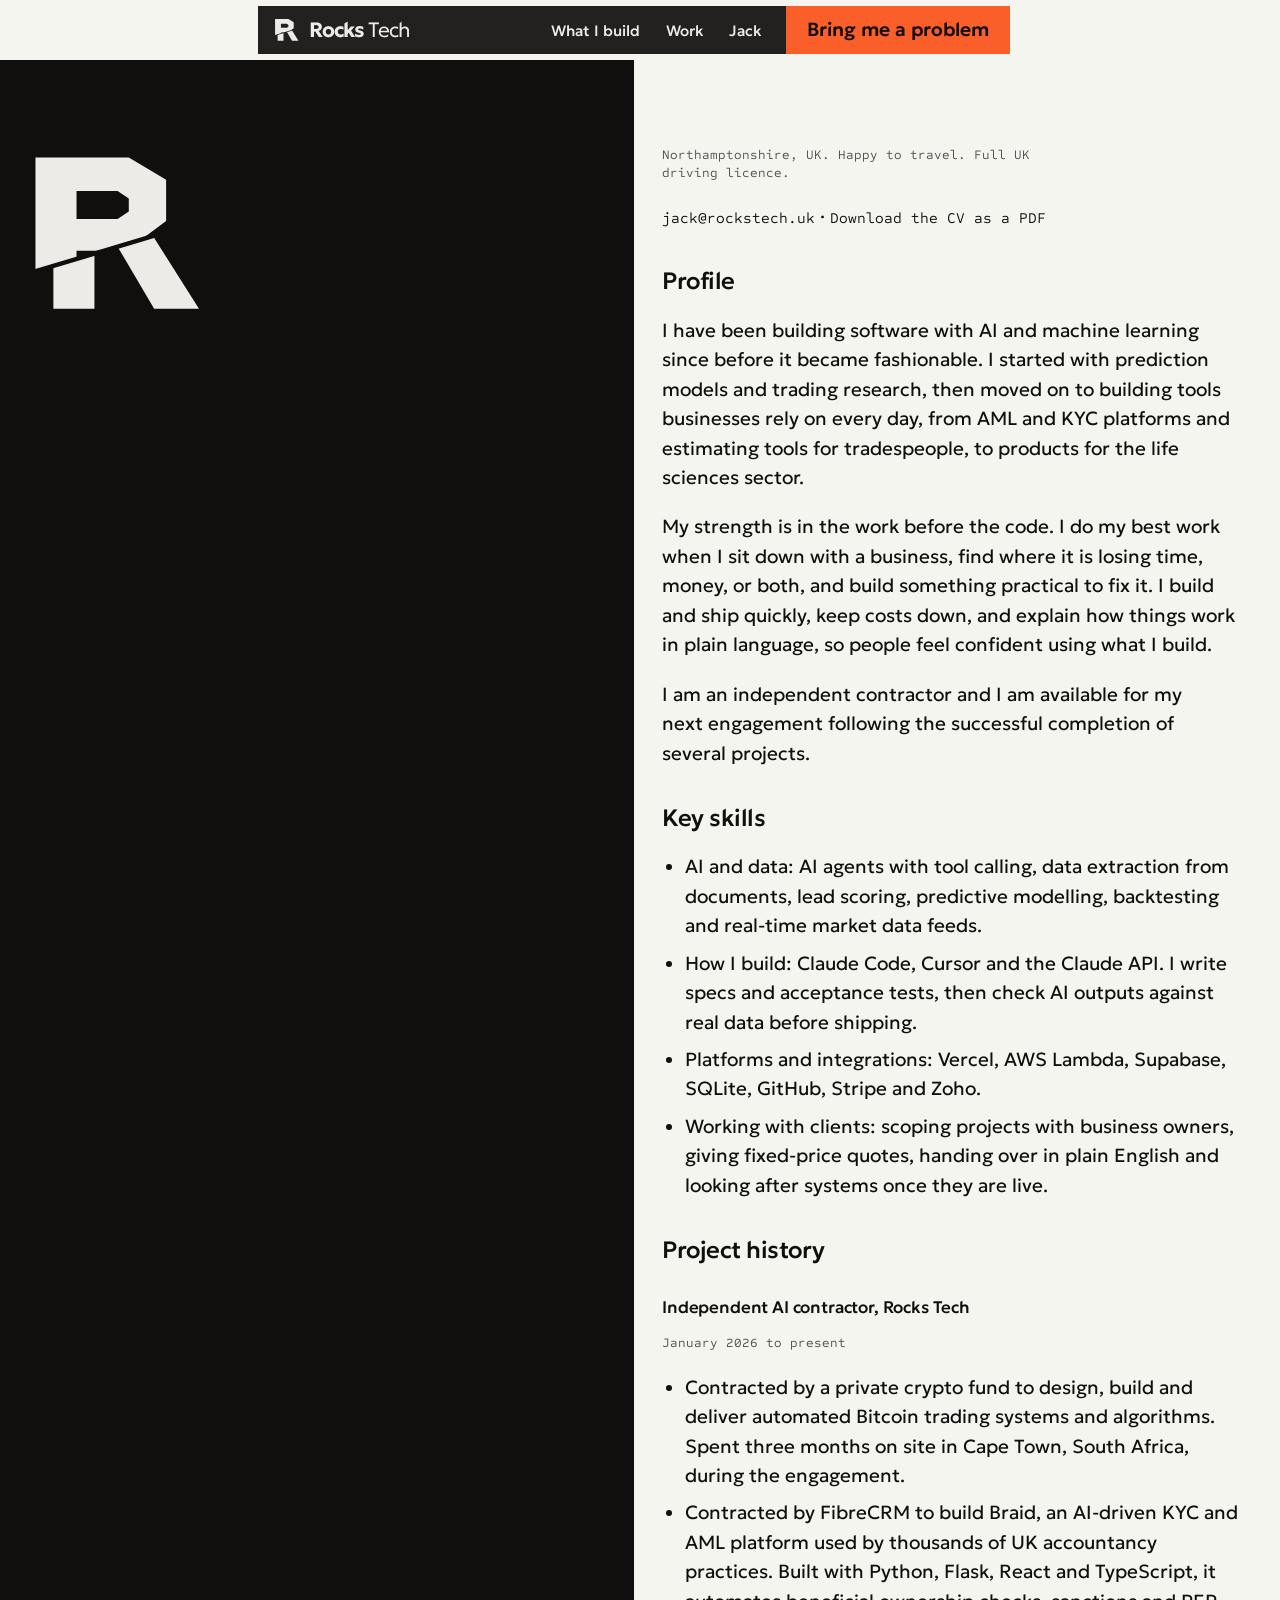
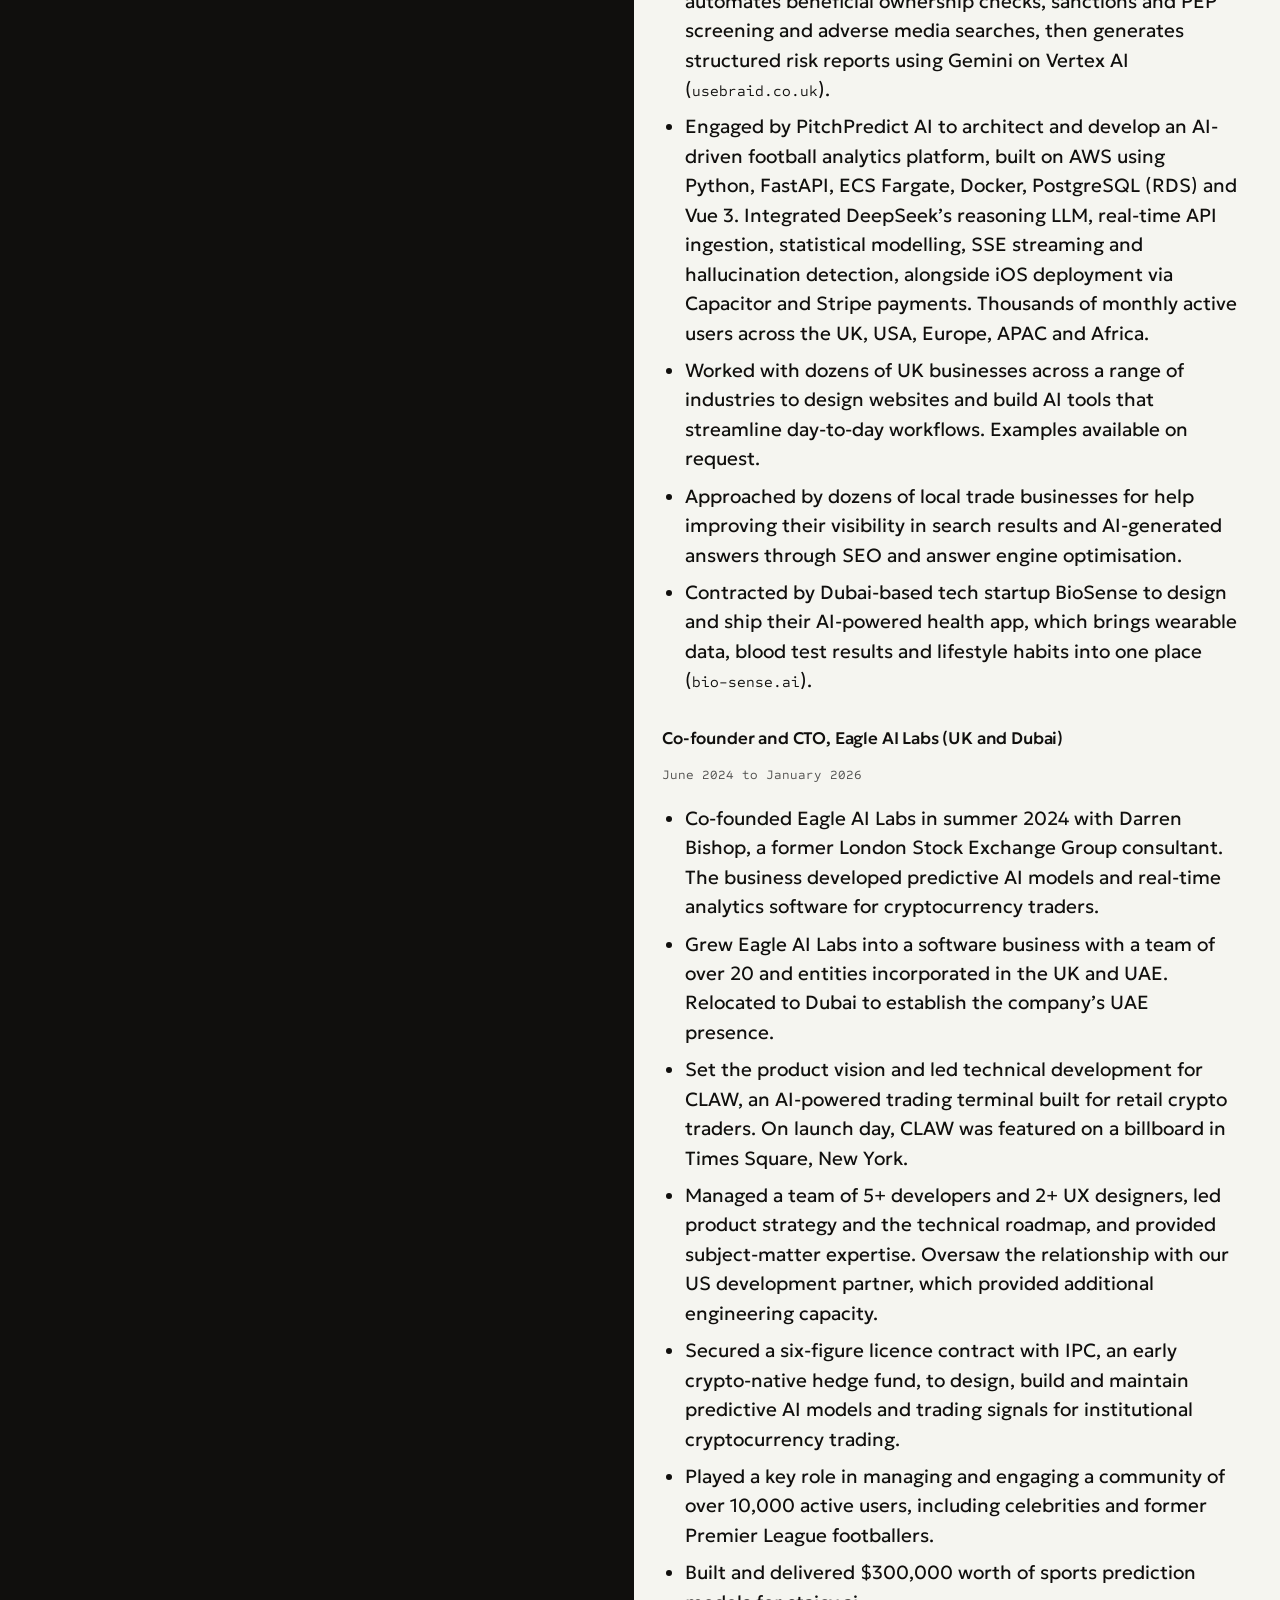
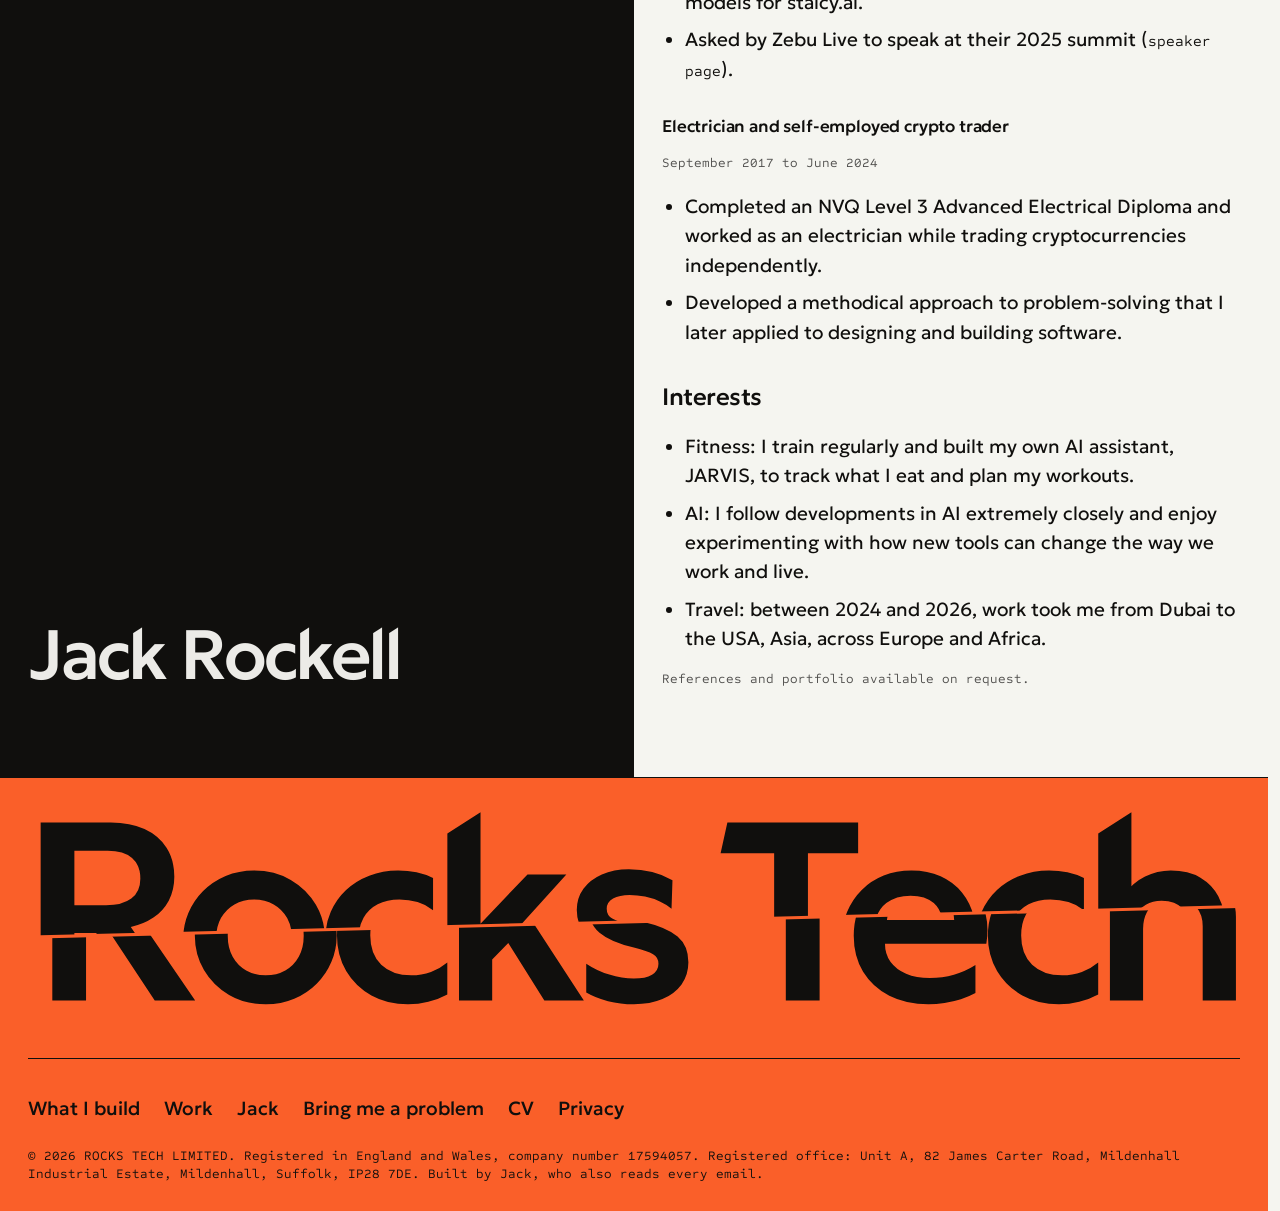
<file: cv/index.html>
<!DOCTYPE html><!--4WnQPOtSzglgnzd0rBu14--><html lang="en-GB" class="__variable_658365 __variable_a052ec"><head><meta charSet="utf-8"/><meta name="viewport" content="width=device-width, initial-scale=1"/><link rel="preload" href="/_next/static/media/9c928a6496248693-s.p.woff2" as="font" crossorigin="" type="font/woff2"/><link rel="preload" href="/_next/static/media/afee475112777bbe-s.p.woff2" as="font" crossorigin="" type="font/woff2"/><link rel="preload" href="/_next/static/media/feaba55b4ba3a393-s.p.woff2" as="font" crossorigin="" type="font/woff2"/><link rel="stylesheet" href="/_next/static/css/b935d4261cab5a62.css" data-precedence="next"/><link rel="preload" as="script" fetchPriority="low" href="/_next/static/chunks/webpack-a70fb7eea1c93366.js"/><script src="/_next/static/chunks/4bd1b696-c023c6e3521b1417.js" async=""></script><script src="/_next/static/chunks/255-2aa030c9ba2867e3.js" async=""></script><script src="/_next/static/chunks/main-app-18824d2652946b76.js" async=""></script><script src="/_next/static/chunks/app/layout-437ef009a92e7a6f.js" async=""></script><script src="/_next/static/chunks/619-ba102abea3e3d0e4.js" async=""></script><script src="/_next/static/chunks/app/cv/page-ff30ac8443720521.js" async=""></script><meta name="next-size-adjust" content=""/><meta name="theme-color" content="#f5f5f0"/><title>CV | Jack Rockell | Rocks Tech</title><meta name="description" content="Jack Rockell&#x27;s CV. Independent AI contractor: AI agents, AML and KYC tooling, analytics apps, automation and websites for UK businesses."/><link rel="canonical" href="https://rockstech.uk/cv/"/><meta property="og:title" content="Rocks Tech: software that does your quotes, chasing and paperwork"/><meta property="og:description" content="Rocks Tech builds software for owner-run UK firms that does the quoting, chasing and paperwork. Built by Jack Rockell, the person you talk to. First jobs from £650."/><meta property="og:locale" content="en_GB"/><meta property="og:type" content="website"/><meta name="twitter:card" content="summary"/><meta name="twitter:title" content="Rocks Tech: software that does your quotes, chasing and paperwork"/><meta name="twitter:description" content="Rocks Tech builds software for owner-run UK firms that does the quoting, chasing and paperwork. Built by Jack Rockell, the person you talk to. First jobs from £650."/><link rel="icon" href="/favicon.ico" type="image/x-icon" sizes="16x16"/><link rel="icon" href="/icon.svg?5b6c266c98080903" type="image/svg+xml" sizes="any"/><link rel="apple-touch-icon" href="/apple-icon.png?c208d0770ca3f7cc" type="image/png" sizes="180x180"/><script>(function(){var d=document.documentElement;if(!window.matchMedia('(prefers-reduced-motion: reduce)').matches){/* page motion is off: headings and photos are simply there. To bring it back, add the 'motion' class here. */setTimeout(function(){if(!window.__rtMotion)d.classList.remove('motion')},3000)}})()</script><script src="/_next/static/chunks/polyfills-42372ed130431b0a.js" noModule=""></script></head><body><div hidden=""><!--$--><!--/$--></div><header class="nb"><div class="nb-in"><a class="nb-home bar-home" aria-label="Rocks Tech, home" href="/"><span class="logo "><svg viewBox="6 4 96 92" class="logo-mark" fill="currentColor" aria-hidden="true"><defs><clipPath id="lm-bar-up"><path d="M0 0H110V37.75L0 70.75Z"></path></clipPath><clipPath id="lm-bar-down"><path d="M0 73.25L110 40.25V110H0Z"></path></clipPath></defs><path fill-rule="evenodd" d="M10 8H60L80 20V42L64 54L88 92H64L44 58H32V92H10ZM32 26V41H54L60 37V30L54 26Z" clip-path="url(#lm-bar-up)"></path><g class="lm-low"><g transform="translate(9.6 -2.9)"><path fill-rule="evenodd" d="M10 8H60L80 20V42L64 54L88 92H64L44 58H32V92H10ZM32 26V41H54L60 37V30L54 26Z" clip-path="url(#lm-bar-down)"></path></g></g></svg><span class="logo-word">Rocks<span class="logo-tech">Tech</span></span></span></a><nav class="nb-nav" aria-label="Main"><ul><li><a href="/#build">What I build</a></li><li><a href="/work/">Work</a></li><li><a href="/#jack">Jack</a></li></ul><details class="nb-menu"><summary>Menu</summary><ul><li><a href="/#build">What I build</a></li><li><a href="/work/">Work</a></li><li><a href="/#jack">Jack</a></li></ul></details></nav><a class="nb-cta" href="/#contact"><span class="nb-long">Bring me a problem</span><span class="nb-short">Let’s talk</span></a></div></header><main class="contact"><div class="contact-head ink"><svg viewBox="6 4 96 92" class="contact-mark" fill="currentColor" aria-hidden="true"><defs><clipPath id="lm-up"><path d="M0 0H110V37.75L0 70.75Z"></path></clipPath><clipPath id="lm-down"><path d="M0 73.25L110 40.25V110H0Z"></path></clipPath></defs><path fill-rule="evenodd" d="M10 8H60L80 20V42L64 54L88 92H64L44 58H32V92H10ZM32 26V41H54L60 37V30L54 26Z" clip-path="url(#lm-up)"></path><g class="lm-low"><g transform="translate(9.6 -2.9)"><path fill-rule="evenodd" d="M10 8H60L80 20V42L64 54L88 92H64L44 58H32V92H10ZM32 26V41H54L60 37V30L54 26Z" clip-path="url(#lm-down)"></path></g></g></svg><h1 class="thanks-title">Jack Rockell</h1></div><div class="contact-body legal cv"><p class="cv-print-name">Jack Rockell</p><p class="form-note">Northamptonshire, UK. Happy to travel. Full UK driving licence.</p><p><a href="mailto:jack@rockstech.uk" class="text-link">jack@rockstech.uk</a><span class="no-print"> · <a href="/jack-rockell-cv.pdf" class="text-link">Download the CV as a PDF</a></span></p><h2>Profile</h2><p>I have been building software with AI and machine learning since before it became fashionable. I started with prediction models and trading research, then moved on to building tools businesses rely on every day, from AML and KYC platforms and estimating tools for tradespeople, to products for the life sciences sector.</p><p>My strength is in the work before the code. I do my best work when I sit down with a business, find where it is losing time, money, or both, and build something practical to fix it. I build and ship quickly, keep costs down, and explain how things work in plain language, so people feel confident using what I build.</p><p>I am an independent contractor and I am available for my next engagement following the successful completion of several projects.</p><h2>Key skills</h2><ul><li>AI and data: AI agents with tool calling, data extraction from documents, lead scoring, predictive modelling, backtesting and real-time market data feeds.</li><li>How I build: Claude Code, Cursor and the Claude API. I write specs and acceptance tests, then check AI outputs against real data before shipping.</li><li>Platforms and integrations: Vercel, AWS Lambda, Supabase, SQLite, GitHub, Stripe and Zoho.</li><li>Working with clients: scoping projects with business owners, giving fixed-price quotes, handing over in plain English and looking after systems once they are live.</li></ul><h2>Project history</h2><h3>Independent AI contractor, Rocks Tech</h3><p class="form-note">January 2026 to present</p><ul><li>Contracted by a private crypto fund to design, build and deliver automated Bitcoin trading systems and algorithms. Spent three months on site in Cape Town, South Africa, during the engagement.</li><li>Contracted by FibreCRM to build Braid, an AI-driven KYC and AML platform used by thousands of UK accountancy practices. Built with Python, Flask, React and TypeScript, it automates beneficial ownership checks, sanctions and PEP screening and adverse media searches, then generates structured risk reports using Gemini on Vertex AI (<a href="https://usebraid.co.uk" class="text-link">usebraid.co.uk</a>).</li><li>Engaged by PitchPredict AI to architect and develop an AI-driven football analytics platform, built on AWS using Python, FastAPI, ECS Fargate, Docker, PostgreSQL (RDS) and Vue 3. Integrated DeepSeek’s reasoning LLM, real-time API ingestion, statistical modelling, SSE streaming and hallucination detection, alongside iOS deployment via Capacitor and Stripe payments. Thousands of monthly active users across the UK, USA, Europe, APAC and Africa.</li><li>Worked with dozens of UK businesses across a range of industries to design websites and build AI tools that streamline day-to-day workflows. Examples available on request.</li><li>Approached by dozens of local trade businesses for help improving their visibility in search results and AI-generated answers through SEO and answer engine optimisation.</li><li>Contracted by Dubai-based tech startup BioSense to design and ship their AI-powered health app, which brings wearable data, blood test results and lifestyle habits into one place (<a href="https://bio-sense.ai/" class="text-link">bio-sense.ai</a>).</li></ul><h3>Co-founder and CTO, Eagle AI Labs (UK and Dubai)</h3><p class="form-note">June 2024 to January 2026</p><ul><li>Co-founded Eagle AI Labs in summer 2024 with Darren Bishop, a former London Stock Exchange Group consultant. The business developed predictive AI models and real-time analytics software for cryptocurrency traders.</li><li>Grew Eagle AI Labs into a software business with a team of over 20 and entities incorporated in the UK and UAE. Relocated to Dubai to establish the company’s UAE presence.</li><li>Set the product vision and led technical development for CLAW, an AI-powered trading terminal built for retail crypto traders. On launch day, CLAW was featured on a billboard in Times Square, New York.</li><li>Managed a team of 5+ developers and 2+ UX designers, led product strategy and the technical roadmap, and provided subject-matter expertise. Oversaw the relationship with our US development partner, which provided additional engineering capacity.</li><li>Secured a six-figure licence contract with IPC, an early crypto-native hedge fund, to design, build and maintain predictive AI models and trading signals for institutional cryptocurrency trading.</li><li>Played a key role in managing and engaging a community of over 10,000 active users, including celebrities and former Premier League footballers.</li><li>Built and delivered $300,000 worth of sports prediction models for staicy.ai.</li><li>Asked by Zebu Live to speak at their 2025 summit (<a href="https://www.zebulive.xyz/speakers/jack-rockell" class="text-link">speaker page</a>).</li></ul><h3>Electrician and self-employed crypto trader</h3><p class="form-note">September 2017 to June 2024</p><ul><li>Completed an NVQ Level 3 Advanced Electrical Diploma and worked as an electrician while trading cryptocurrencies independently.</li><li>Developed a methodical approach to problem-solving that I later applied to designing and building software.</li></ul><h2>Interests</h2><ul><li>Fitness: I train regularly and built my own AI assistant, JARVIS, to track what I eat and plan my workouts.</li><li>AI: I follow developments in AI extremely closely and enjoy experimenting with how new tools can change the way we work and live.</li><li>Travel: between 2024 and 2026, work took me from Dubai to the USA, Asia, across Europe and Africa.</li></ul><p class="form-note">References and portfolio available on request.</p></div></main><footer class="foot rule-top"><p class="ft foot-word" data-text="Rocks Tech" data-reveal=""><span class="ft-a">Rocks Tech</span></p><div class="foot-row"><nav aria-label="Footer"><a href="/#build">What I build</a><a href="/work/">Work</a><a href="/#jack">Jack</a><a href="/#contact">Bring me a problem</a><a href="/cv/">CV</a><a href="/privacy/">Privacy</a></nav><p class="foot-legal">© 2026 ROCKS TECH LIMITED. Registered in England and Wales, company number 17594057. Registered office: Unit A, 82 James Carter Road, Mildenhall Industrial Estate, Mildenhall, Suffolk, IP28 7DE. Built by Jack, who also reads every email.</p></div></footer><!--$--><!--/$--><script src="/_next/static/chunks/webpack-a70fb7eea1c93366.js" id="_R_" async=""></script><script>(self.__next_f=self.__next_f||[]).push([0])</script><script>self.__next_f.push([1,"1:\"$Sreact.fragment\"\n2:I[9766,[],\"\"]\n3:I[8924,[],\"\"]\n4:I[8687,[\"177\",\"static/chunks/app/layout-437ef009a92e7a6f.js\"],\"Motion\"]\n5:I[2619,[\"619\",\"static/chunks/619-ba102abea3e3d0e4.js\",\"402\",\"static/chunks/app/cv/page-ff30ac8443720521.js\"],\"\"]\nc:I[7150,[],\"\"]\n:HL[\"/_next/static/media/9c928a6496248693-s.p.woff2\",\"font\",{\"crossOrigin\":\"\",\"type\":\"font/woff2\"}]\n:HL[\"/_next/static/media/afee475112777bbe-s.p.woff2\",\"font\",{\"crossOrigin\":\"\",\"type\":\"font/woff2\"}]\n:HL[\"/_next/static/media/feaba55b4ba3a393-s.p.woff2\",\"font\",{\"crossOrigin\":\"\",\"type\":\"font/woff2\"}]\n:HL[\"/_next/static/css/b935d4261cab5a62.css\",\"style\"]\n"])</script><script>self.__next_f.push([1,"0:{\"P\":null,\"b\":\"4WnQPOtSzglgnzd0rBu14\",\"p\":\"\",\"c\":[\"\",\"cv\",\"\"],\"i\":false,\"f\":[[[\"\",{\"children\":[\"cv\",{\"children\":[\"__PAGE__\",{}]}]},\"$undefined\",\"$undefined\",true],[\"\",[\"$\",\"$1\",\"c\",{\"children\":[[[\"$\",\"link\",\"0\",{\"rel\":\"stylesheet\",\"href\":\"/_next/static/css/b935d4261cab5a62.css\",\"precedence\":\"next\",\"crossOrigin\":\"$undefined\",\"nonce\":\"$undefined\"}]],[\"$\",\"html\",null,{\"lang\":\"en-GB\",\"className\":\"__variable_658365 __variable_a052ec\",\"suppressHydrationWarning\":true,\"children\":[[\"$\",\"head\",null,{\"children\":[\"$\",\"script\",null,{\"dangerouslySetInnerHTML\":{\"__html\":\"(function(){var d=document.documentElement;if(!window.matchMedia('(prefers-reduced-motion: reduce)').matches){/* page motion is off: headings and photos are simply there. To bring it back, add the 'motion' class here. */setTimeout(function(){if(!window.__rtMotion)d.classList.remove('motion')},3000)}})()\"}}]}],[\"$\",\"body\",null,{\"children\":[[\"$\",\"$L2\",null,{\"parallelRouterKey\":\"children\",\"error\":\"$undefined\",\"errorStyles\":\"$undefined\",\"errorScripts\":\"$undefined\",\"template\":[\"$\",\"$L3\",null,{}],\"templateStyles\":\"$undefined\",\"templateScripts\":\"$undefined\",\"notFound\":[[[\"$\",\"title\",null,{\"children\":\"404: This page could not be found.\"}],[\"$\",\"div\",null,{\"style\":{\"fontFamily\":\"system-ui,\\\"Segoe UI\\\",Roboto,Helvetica,Arial,sans-serif,\\\"Apple Color Emoji\\\",\\\"Segoe UI Emoji\\\"\",\"height\":\"100vh\",\"textAlign\":\"center\",\"display\":\"flex\",\"flexDirection\":\"column\",\"alignItems\":\"center\",\"justifyContent\":\"center\"},\"children\":[\"$\",\"div\",null,{\"children\":[[\"$\",\"style\",null,{\"dangerouslySetInnerHTML\":{\"__html\":\"body{color:#000;background:#fff;margin:0}.next-error-h1{border-right:1px solid rgba(0,0,0,.3)}@media (prefers-color-scheme:dark){body{color:#fff;background:#000}.next-error-h1{border-right:1px solid rgba(255,255,255,.3)}}\"}}],[\"$\",\"h1\",null,{\"className\":\"next-error-h1\",\"style\":{\"display\":\"inline-block\",\"margin\":\"0 20px 0 0\",\"padding\":\"0 23px 0 0\",\"fontSize\":24,\"fontWeight\":500,\"verticalAlign\":\"top\",\"lineHeight\":\"49px\"},\"children\":404}],[\"$\",\"div\",null,{\"style\":{\"display\":\"inline-block\"},\"children\":[\"$\",\"h2\",null,{\"style\":{\"fontSize\":14,\"fontWeight\":400,\"lineHeight\":\"49px\",\"margin\":0},\"children\":\"This page could not be found.\"}]}]]}]}]],[]],\"forbidden\":\"$undefined\",\"unauthorized\":\"$undefined\"}],[\"$\",\"$L4\",null,{}]]}]]}]]}],{\"children\":[\"cv\",[\"$\",\"$1\",\"c\",{\"children\":[null,[\"$\",\"$L2\",null,{\"parallelRouterKey\":\"children\",\"error\":\"$undefined\",\"errorStyles\":\"$undefined\",\"errorScripts\":\"$undefined\",\"template\":[\"$\",\"$L3\",null,{}],\"templateStyles\":\"$undefined\",\"templateScripts\":\"$undefined\",\"notFound\":\"$undefined\",\"forbidden\":\"$undefined\",\"unauthorized\":\"$undefined\"}]]}],{\"children\":[\"__PAGE__\",[\"$\",\"$1\",\"c\",{\"children\":[[[\"$\",\"header\",null,{\"className\":\"nb\",\"children\":[\"$\",\"div\",null,{\"className\":\"nb-in\",\"children\":[[\"$\",\"$L5\",null,{\"href\":\"/\",\"className\":\"nb-home bar-home\",\"aria-label\":\"Rocks Tech, home\",\"children\":[\"$\",\"span\",null,{\"className\":\"logo \",\"children\":[[\"$\",\"svg\",null,{\"viewBox\":\"6 4 96 92\",\"className\":\"logo-mark\",\"fill\":\"currentColor\",\"role\":\"$undefined\",\"aria-hidden\":true,\"children\":[null,[\"$\",\"defs\",null,{\"children\":[[\"$\",\"clipPath\",null,{\"id\":\"lm-bar-up\",\"children\":[\"$\",\"path\",null,{\"d\":\"M0 0H110V37.75L0 70.75Z\"}]}],[\"$\",\"clipPath\",null,{\"id\":\"lm-bar-down\",\"children\":[\"$\",\"path\",null,{\"d\":\"M0 73.25L110 40.25V110H0Z\"}]}]]}],[\"$\",\"path\",null,{\"fillRule\":\"evenodd\",\"d\":\"M10 8H60L80 20V42L64 54L88 92H64L44 58H32V92H10ZM32 26V41H54L60 37V30L54 26Z\",\"clipPath\":\"url(#lm-bar-up)\"}],[\"$\",\"g\",null,{\"className\":\"lm-low\",\"children\":[\"$\",\"g\",null,{\"transform\":\"translate(9.6 -2.9)\",\"children\":[\"$\",\"path\",null,{\"fillRule\":\"evenodd\",\"d\":\"M10 8H60L80 20V42L64 54L88 92H64L44 58H32V92H10ZM32 26V41H54L60 37V30L54 26Z\",\"clipPath\":\"url(#lm-bar-down)\"}]}]}]]}],[\"$\",\"span\",null,{\"className\":\"logo-word\",\"children\":[\"Rocks\",[\"$\",\"span\",null,{\"className\":\"logo-tech\",\"children\":\"Tech\"}]]}]]}]}],[\"$\",\"nav\",null,{\"className\":\"nb-nav\",\"aria-label\":\"Main\",\"children\":[[\"$\",\"ul\",null,{\"children\":[[\"$\",\"li\",\"/#build\",{\"children\":[\"$\",\"a\",null,{\"href\":\"/#build\",\"children\":\"What I build\"}]}],[\"$\",\"li\",\"/work/\",{\"children\":[\"$\",\"a\",null,{\"href\":\"/work/\",\"children\":\"Work\"}]}],[\"$\",\"li\",\"/#jack\",{\"children\":[\"$\",\"a\",null,{\"href\":\"/#jack\",\"children\":\"Jack\"}]}]]}],[\"$\",\"details\",null,{\"className\":\"nb-menu\",\"children\":[[\"$\",\"summary\",null,{\"children\":\"Menu\"}],[\"$\",\"ul\",null,{\"children\":[[\"$\",\"li\",\"/#build\",{\"children\":[\"$\",\"a\",null,{\"href\":\"/#build\",\"children\":\"What I build\"}]}],[\"$\",\"li\",\"/work/\",{\"children\":[\"$\",\"a\",null,{\"href\":\"/work/\",\"children\":\"Work\"}]}],[\"$\",\"li\",\"/#jack\",{\"children\":[\"$\",\"a\",null,{\"href\":\"/#jack\",\"children\":\"Jack\"}]}]]}]]}]]}],[\"$\",\"$L5\",null,{\"href\":\"/#contact\",\"className\":\"nb-cta\",\"children\":[[\"$\",\"span\",null,{\"className\":\"nb-long\",\"children\":\"Bring me a problem\"}],[\"$\",\"span\",null,{\"className\":\"nb-short\",\"children\":\"Let’s talk\"}]]}]]}]}],[\"$\",\"main\",null,{\"className\":\"contact\",\"children\":[[\"$\",\"div\",null,{\"className\":\"contact-head ink\",\"children\":[\"$L6\",\"$L7\"]}],\"$L8\"]}],\"$L9\"],null,\"$La\"]}],{},null,false]},null,false]},null,false],\"$Lb\",false]],\"m\":\"$undefined\",\"G\":[\"$c\",[]],\"s\":false,\"S\":true}\n"])</script><script>self.__next_f.push([1,"18:I[4431,[],\"OutletBoundary\"]\n1a:I[5278,[],\"AsyncMetadataOutlet\"]\n1c:I[4431,[],\"ViewportBoundary\"]\n1e:I[4431,[],\"MetadataBoundary\"]\n1f:\"$Sreact.suspense\"\n"])</script><script>self.__next_f.push([1,"6:[\"$\",\"svg\",null,{\"viewBox\":\"6 4 96 92\",\"className\":\"contact-mark\",\"fill\":\"currentColor\",\"role\":\"$undefined\",\"aria-hidden\":true,\"children\":[null,[\"$\",\"defs\",null,{\"children\":[[\"$\",\"clipPath\",null,{\"id\":\"lm-up\",\"children\":[\"$\",\"path\",null,{\"d\":\"M0 0H110V37.75L0 70.75Z\"}]}],[\"$\",\"clipPath\",null,{\"id\":\"lm-down\",\"children\":[\"$\",\"path\",null,{\"d\":\"M0 73.25L110 40.25V110H0Z\"}]}]]}],[\"$\",\"path\",null,{\"fillRule\":\"evenodd\",\"d\":\"M10 8H60L80 20V42L64 54L88 92H64L44 58H32V92H10ZM32 26V41H54L60 37V30L54 26Z\",\"clipPath\":\"url(#lm-up)\"}],[\"$\",\"g\",null,{\"className\":\"lm-low\",\"children\":[\"$\",\"g\",null,{\"transform\":\"translate(9.6 -2.9)\",\"children\":[\"$\",\"path\",null,{\"fillRule\":\"evenodd\",\"d\":\"M10 8H60L80 20V42L64 54L88 92H64L44 58H32V92H10ZM32 26V41H54L60 37V30L54 26Z\",\"clipPath\":\"url(#lm-down)\"}]}]}]]}]\n"])</script><script>self.__next_f.push([1,"7:[\"$\",\"h1\",null,{\"className\":\"thanks-title\",\"children\":\"Jack Rockell\"}]\n"])</script><script>self.__next_f.push([1,"8:[\"$\",\"div\",null,{\"className\":\"contact-body legal cv\",\"children\":[[\"$\",\"p\",null,{\"className\":\"cv-print-name\",\"children\":\"Jack Rockell\"}],[\"$\",\"p\",null,{\"className\":\"form-note\",\"children\":\"Northamptonshire, UK. Happy to travel. Full UK driving licence.\"}],[\"$\",\"p\",null,{\"children\":[[\"$\",\"a\",null,{\"href\":\"mailto:jack@rockstech.uk\",\"className\":\"text-link\",\"children\":\"jack@rockstech.uk\"}],[\"$\",\"span\",null,{\"className\":\"no-print\",\"children\":[\" · \",[\"$\",\"a\",null,{\"href\":\"/jack-rockell-cv.pdf\",\"className\":\"text-link\",\"children\":\"Download the CV as a PDF\"}]]}]]}],[\"$\",\"h2\",null,{\"children\":\"Profile\"}],[\"$\",\"p\",null,{\"children\":\"I have been building software with AI and machine learning since before it became fashionable. I started with prediction models and trading research, then moved on to building tools businesses rely on every day, from AML and KYC platforms and estimating tools for tradespeople, to products for the life sciences sector.\"}],[\"$\",\"p\",null,{\"children\":\"My strength is in the work before the code. I do my best work when I sit down with a business, find where it is losing time, money, or both, and build something practical to fix it. I build and ship quickly, keep costs down, and explain how things work in plain language, so people feel confident using what I build.\"}],[\"$\",\"p\",null,{\"children\":\"I am an independent contractor and I am available for my next engagement following the successful completion of several projects.\"}],[\"$\",\"h2\",null,{\"children\":\"Key skills\"}],[\"$\",\"ul\",null,{\"children\":[[\"$\",\"li\",null,{\"children\":\"AI and data: AI agents with tool calling, data extraction from documents, lead scoring, predictive modelling, backtesting and real-time market data feeds.\"}],[\"$\",\"li\",null,{\"children\":\"How I build: Claude Code, Cursor and the Claude API. I write specs and acceptance tests, then check AI outputs against real data before shipping.\"}],[\"$\",\"li\",null,{\"children\":\"Platforms and integrations: Vercel, AWS Lambda, Supabase, SQLite, GitHub, Stripe and Zoho.\"}],[\"$\",\"li\",null,{\"children\":\"Working with clients: scoping projects with business owners, giving fixed-price quotes, handing over in plain English and looking after systems once they are live.\"}]]}],[\"$\",\"h2\",null,{\"children\":\"Project history\"}],[\"$\",\"h3\",null,{\"children\":\"Independent AI contractor, Rocks Tech\"}],[\"$\",\"p\",null,{\"className\":\"form-note\",\"children\":\"January 2026 to present\"}],[\"$\",\"ul\",null,{\"children\":[[\"$\",\"li\",null,{\"children\":\"Contracted by a private crypto fund to design, build and deliver automated Bitcoin trading systems and algorithms. Spent three months on site in Cape Town, South Africa, during the engagement.\"}],[\"$\",\"li\",null,{\"children\":[\"Contracted by FibreCRM to build Braid, an AI-driven KYC and AML platform used by thousands of UK accountancy practices. Built with Python, Flask, React and TypeScript, it automates beneficial ownership checks, sanctions and PEP screening and adverse media searches, then generates structured risk reports using Gemini on Vertex AI (\",[\"$\",\"a\",null,{\"href\":\"https://usebraid.co.uk\",\"className\":\"text-link\",\"children\":\"usebraid.co.uk\"}],\").\"]}],[\"$\",\"li\",null,{\"children\":\"Engaged by PitchPredict AI to architect and develop an AI-driven football analytics platform, built on AWS using Python, FastAPI, ECS Fargate, Docker, PostgreSQL (RDS) and Vue 3. Integrated DeepSeek’s reasoning LLM, real-time API ingestion, statistical modelling, SSE streaming and hallucination detection, alongside iOS deployment via Capacitor and Stripe payments. Thousands of monthly active users across the UK, USA, Europe, APAC and Africa.\"}],[\"$\",\"li\",null,{\"children\":\"Worked with dozens of UK businesses across a range of industries to design websites and build AI tools that streamline day-to-day workflows. Examples available on request.\"}],\"$Ld\",\"$Le\"]}],\"$Lf\",\"$L10\",\"$L11\",\"$L12\",\"$L13\",\"$L14\",\"$L15\",\"$L16\",\"$L17\"]}]\n"])</script><script>self.__next_f.push([1,"9:[\"$\",\"footer\",null,{\"className\":\"foot rule-top\",\"children\":[[\"$\",\"p\",null,{\"id\":\"$undefined\",\"className\":\"ft foot-word\",\"data-text\":\"Rocks Tech\",\"data-reveal\":\"\",\"children\":[\"$\",\"span\",null,{\"className\":\"ft-a\",\"children\":\"Rocks Tech\"}]}],[\"$\",\"div\",null,{\"className\":\"foot-row\",\"children\":[[\"$\",\"nav\",null,{\"aria-label\":\"Footer\",\"children\":[[\"$\",\"$L5\",null,{\"href\":\"/#build\",\"children\":\"What I build\"}],[\"$\",\"$L5\",null,{\"href\":\"/work/\",\"children\":\"Work\"}],[\"$\",\"$L5\",null,{\"href\":\"/#jack\",\"children\":\"Jack\"}],[\"$\",\"$L5\",null,{\"href\":\"/#contact\",\"children\":\"Bring me a problem\"}],[\"$\",\"$L5\",null,{\"href\":\"/cv/\",\"children\":\"CV\"}],[\"$\",\"$L5\",null,{\"href\":\"/privacy/\",\"children\":\"Privacy\"}]]}],[\"$\",\"p\",null,{\"className\":\"foot-legal\",\"children\":\"© 2026 ROCKS TECH LIMITED. Registered in England and Wales, company number 17594057. Registered office: Unit A, 82 James Carter Road, Mildenhall Industrial Estate, Mildenhall, Suffolk, IP28 7DE. Built by Jack, who also reads every email.\"}]]}]]}]\n"])</script><script>self.__next_f.push([1,"a:[\"$\",\"$L18\",null,{\"children\":[\"$L19\",[\"$\",\"$L1a\",null,{\"promise\":\"$@1b\"}]]}]\nb:[\"$\",\"$1\",\"h\",{\"children\":[null,[[\"$\",\"$L1c\",null,{\"children\":\"$L1d\"}],[\"$\",\"meta\",null,{\"name\":\"next-size-adjust\",\"content\":\"\"}]],[\"$\",\"$L1e\",null,{\"children\":[\"$\",\"div\",null,{\"hidden\":true,\"children\":[\"$\",\"$1f\",null,{\"fallback\":null,\"children\":\"$L20\"}]}]}]]}]\n"])</script><script>self.__next_f.push([1,"d:[\"$\",\"li\",null,{\"children\":\"Approached by dozens of local trade businesses for help improving their visibility in search results and AI-generated answers through SEO and answer engine optimisation.\"}]\ne:[\"$\",\"li\",null,{\"children\":[\"Contracted by Dubai-based tech startup BioSense to design and ship their AI-powered health app, which brings wearable data, blood test results and lifestyle habits into one place (\",[\"$\",\"a\",null,{\"href\":\"https://bio-sense.ai/\",\"className\":\"text-link\",\"children\":\"bio-sense.ai\"}],\").\"]}]\nf:[\"$\",\"h3\",null,{\"children\":\"Co-founder and CTO, Eagle AI Labs (UK and Dubai)\"}]\n10:[\"$\",\"p\",null,{\"className\":\"form-note\",\"children\":\"June 2024 to January 2026\"}]\n"])</script><script>self.__next_f.push([1,"11:[\"$\",\"ul\",null,{\"children\":[[\"$\",\"li\",null,{\"children\":\"Co-founded Eagle AI Labs in summer 2024 with Darren Bishop, a former London Stock Exchange Group consultant. The business developed predictive AI models and real-time analytics software for cryptocurrency traders.\"}],[\"$\",\"li\",null,{\"children\":\"Grew Eagle AI Labs into a software business with a team of over 20 and entities incorporated in the UK and UAE. Relocated to Dubai to establish the company’s UAE presence.\"}],[\"$\",\"li\",null,{\"children\":\"Set the product vision and led technical development for CLAW, an AI-powered trading terminal built for retail crypto traders. On launch day, CLAW was featured on a billboard in Times Square, New York.\"}],[\"$\",\"li\",null,{\"children\":\"Managed a team of 5+ developers and 2+ UX designers, led product strategy and the technical roadmap, and provided subject-matter expertise. Oversaw the relationship with our US development partner, which provided additional engineering capacity.\"}],[\"$\",\"li\",null,{\"children\":\"Secured a six-figure licence contract with IPC, an early crypto-native hedge fund, to design, build and maintain predictive AI models and trading signals for institutional cryptocurrency trading.\"}],[\"$\",\"li\",null,{\"children\":\"Played a key role in managing and engaging a community of over 10,000 active users, including celebrities and former Premier League footballers.\"}],[\"$\",\"li\",null,{\"children\":\"Built and delivered $300,000 worth of sports prediction models for staicy.ai.\"}],[\"$\",\"li\",null,{\"children\":[\"Asked by Zebu Live to speak at their 2025 summit (\",[\"$\",\"a\",null,{\"href\":\"https://www.zebulive.xyz/speakers/jack-rockell\",\"className\":\"text-link\",\"children\":\"speaker page\"}],\").\"]}]]}]\n"])</script><script>self.__next_f.push([1,"12:[\"$\",\"h3\",null,{\"children\":\"Electrician and self-employed crypto trader\"}]\n13:[\"$\",\"p\",null,{\"className\":\"form-note\",\"children\":\"September 2017 to June 2024\"}]\n14:[\"$\",\"ul\",null,{\"children\":[[\"$\",\"li\",null,{\"children\":\"Completed an NVQ Level 3 Advanced Electrical Diploma and worked as an electrician while trading cryptocurrencies independently.\"}],[\"$\",\"li\",null,{\"children\":\"Developed a methodical approach to problem-solving that I later applied to designing and building software.\"}]]}]\n15:[\"$\",\"h2\",null,{\"children\":\"Interests\"}]\n16:[\"$\",\"ul\",null,{\"children\":[[\"$\",\"li\",null,{\"children\":\"Fitness: I train regularly and built my own AI assistant, JARVIS, to track what I eat and plan my workouts.\"}],[\"$\",\"li\",null,{\"children\":\"AI: I follow developments in AI extremely closely and enjoy experimenting with how new tools can change the way we work and live.\"}],[\"$\",\"li\",null,{\"children\":\"Travel: between 2024 and 2026, work took me from Dubai to the USA, Asia, across Europe and Africa.\"}]]}]\n17:[\"$\",\"p\",null,{\"className\":\"form-note\",\"children\":\"References and portfolio available on request.\"}]\n"])</script><script>self.__next_f.push([1,"1d:[[\"$\",\"meta\",\"0\",{\"charSet\":\"utf-8\"}],[\"$\",\"meta\",\"1\",{\"name\":\"viewport\",\"content\":\"width=device-width, initial-scale=1\"}],[\"$\",\"meta\",\"2\",{\"name\":\"theme-color\",\"content\":\"#f5f5f0\"}]]\n19:null\n"])</script><script>self.__next_f.push([1,"21:I[622,[],\"IconMark\"]\n"])</script><script>self.__next_f.push([1,"1b:{\"metadata\":[[\"$\",\"title\",\"0\",{\"children\":\"CV | Jack Rockell | Rocks Tech\"}],[\"$\",\"meta\",\"1\",{\"name\":\"description\",\"content\":\"Jack Rockell's CV. Independent AI contractor: AI agents, AML and KYC tooling, analytics apps, automation and websites for UK businesses.\"}],[\"$\",\"link\",\"2\",{\"rel\":\"canonical\",\"href\":\"https://rockstech.uk/cv/\"}],[\"$\",\"meta\",\"3\",{\"property\":\"og:title\",\"content\":\"Rocks Tech: software that does your quotes, chasing and paperwork\"}],[\"$\",\"meta\",\"4\",{\"property\":\"og:description\",\"content\":\"Rocks Tech builds software for owner-run UK firms that does the quoting, chasing and paperwork. Built by Jack Rockell, the person you talk to. First jobs from £650.\"}],[\"$\",\"meta\",\"5\",{\"property\":\"og:locale\",\"content\":\"en_GB\"}],[\"$\",\"meta\",\"6\",{\"property\":\"og:type\",\"content\":\"website\"}],[\"$\",\"meta\",\"7\",{\"name\":\"twitter:card\",\"content\":\"summary\"}],[\"$\",\"meta\",\"8\",{\"name\":\"twitter:title\",\"content\":\"Rocks Tech: software that does your quotes, chasing and paperwork\"}],[\"$\",\"meta\",\"9\",{\"name\":\"twitter:description\",\"content\":\"Rocks Tech builds software for owner-run UK firms that does the quoting, chasing and paperwork. Built by Jack Rockell, the person you talk to. First jobs from £650.\"}],[\"$\",\"link\",\"10\",{\"rel\":\"icon\",\"href\":\"/favicon.ico\",\"type\":\"image/x-icon\",\"sizes\":\"16x16\"}],[\"$\",\"link\",\"11\",{\"rel\":\"icon\",\"href\":\"/icon.svg?5b6c266c98080903\",\"type\":\"image/svg+xml\",\"sizes\":\"any\"}],[\"$\",\"link\",\"12\",{\"rel\":\"apple-touch-icon\",\"href\":\"/apple-icon.png?c208d0770ca3f7cc\",\"type\":\"image/png\",\"sizes\":\"180x180\"}],[\"$\",\"$L21\",\"13\",{}]],\"error\":null,\"digest\":\"$undefined\"}\n"])</script><script>self.__next_f.push([1,"20:\"$1b:metadata\"\n"])</script></body></html>
</file>
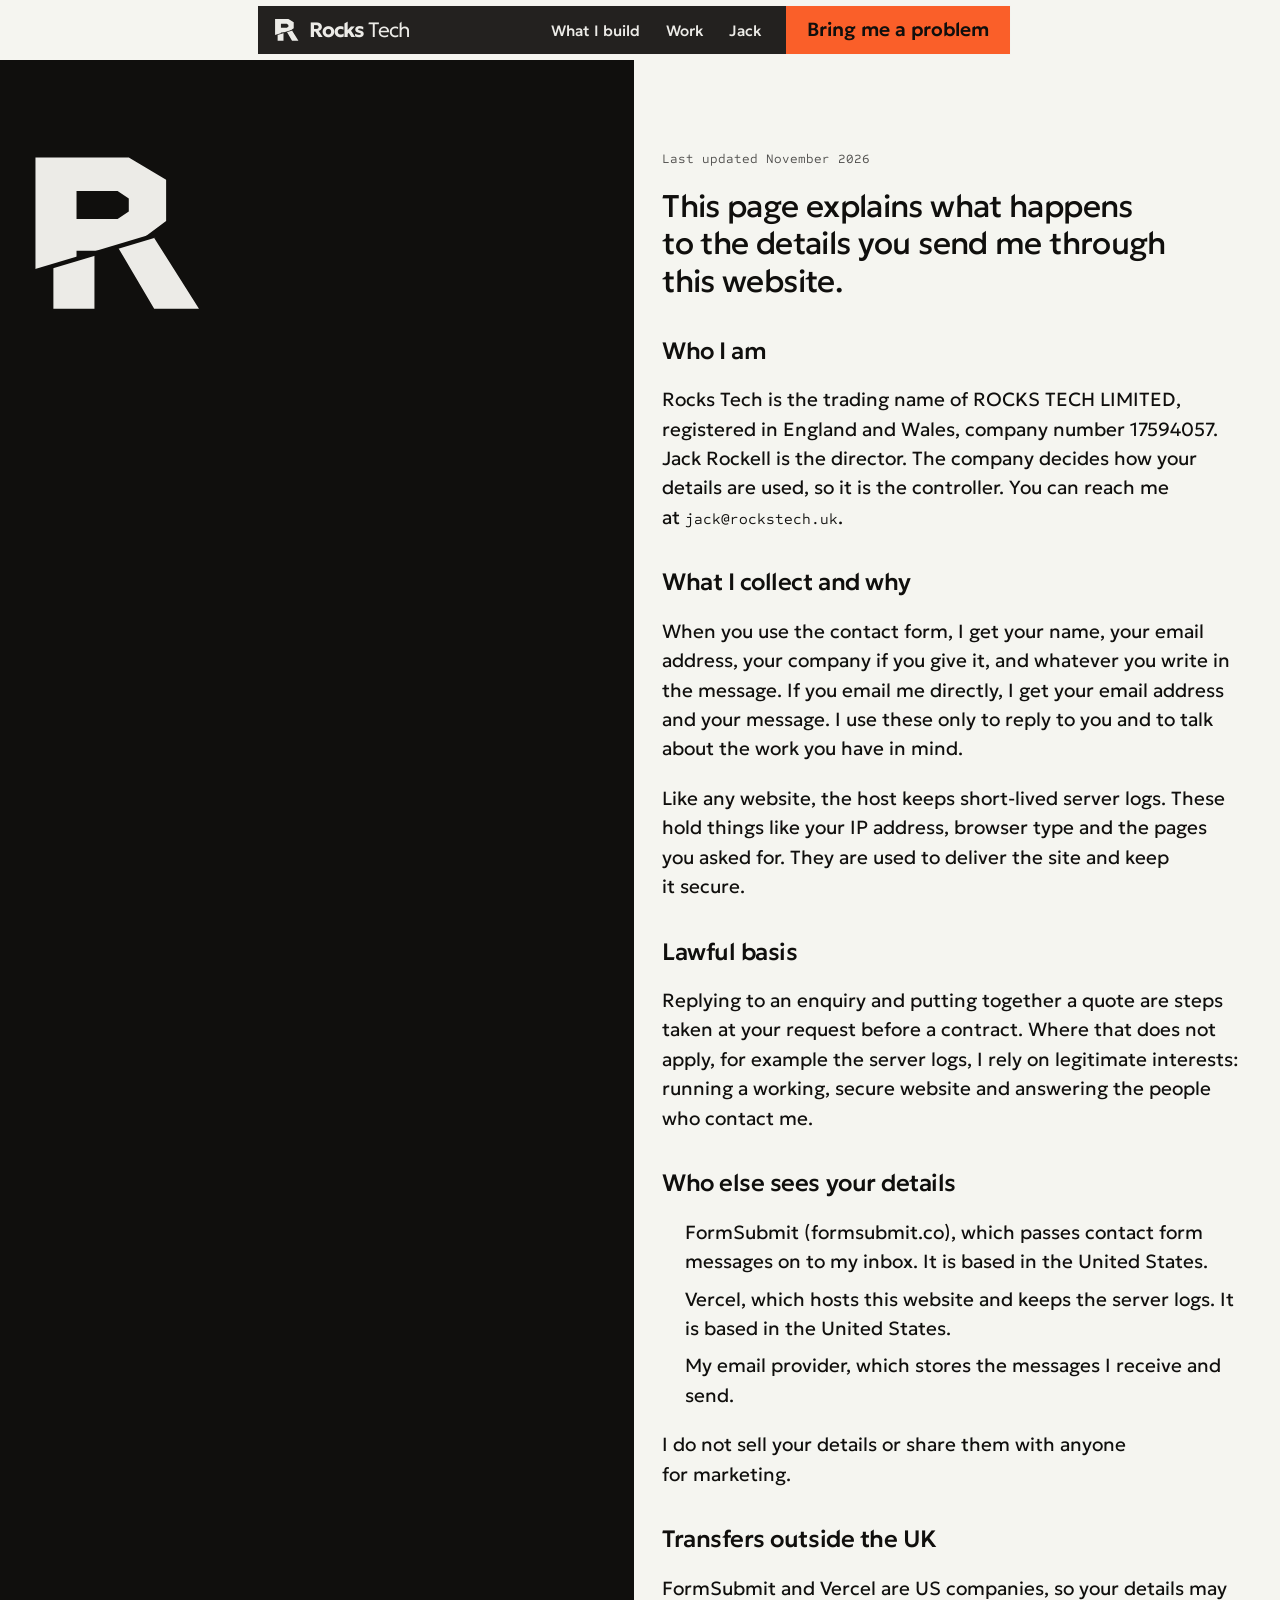
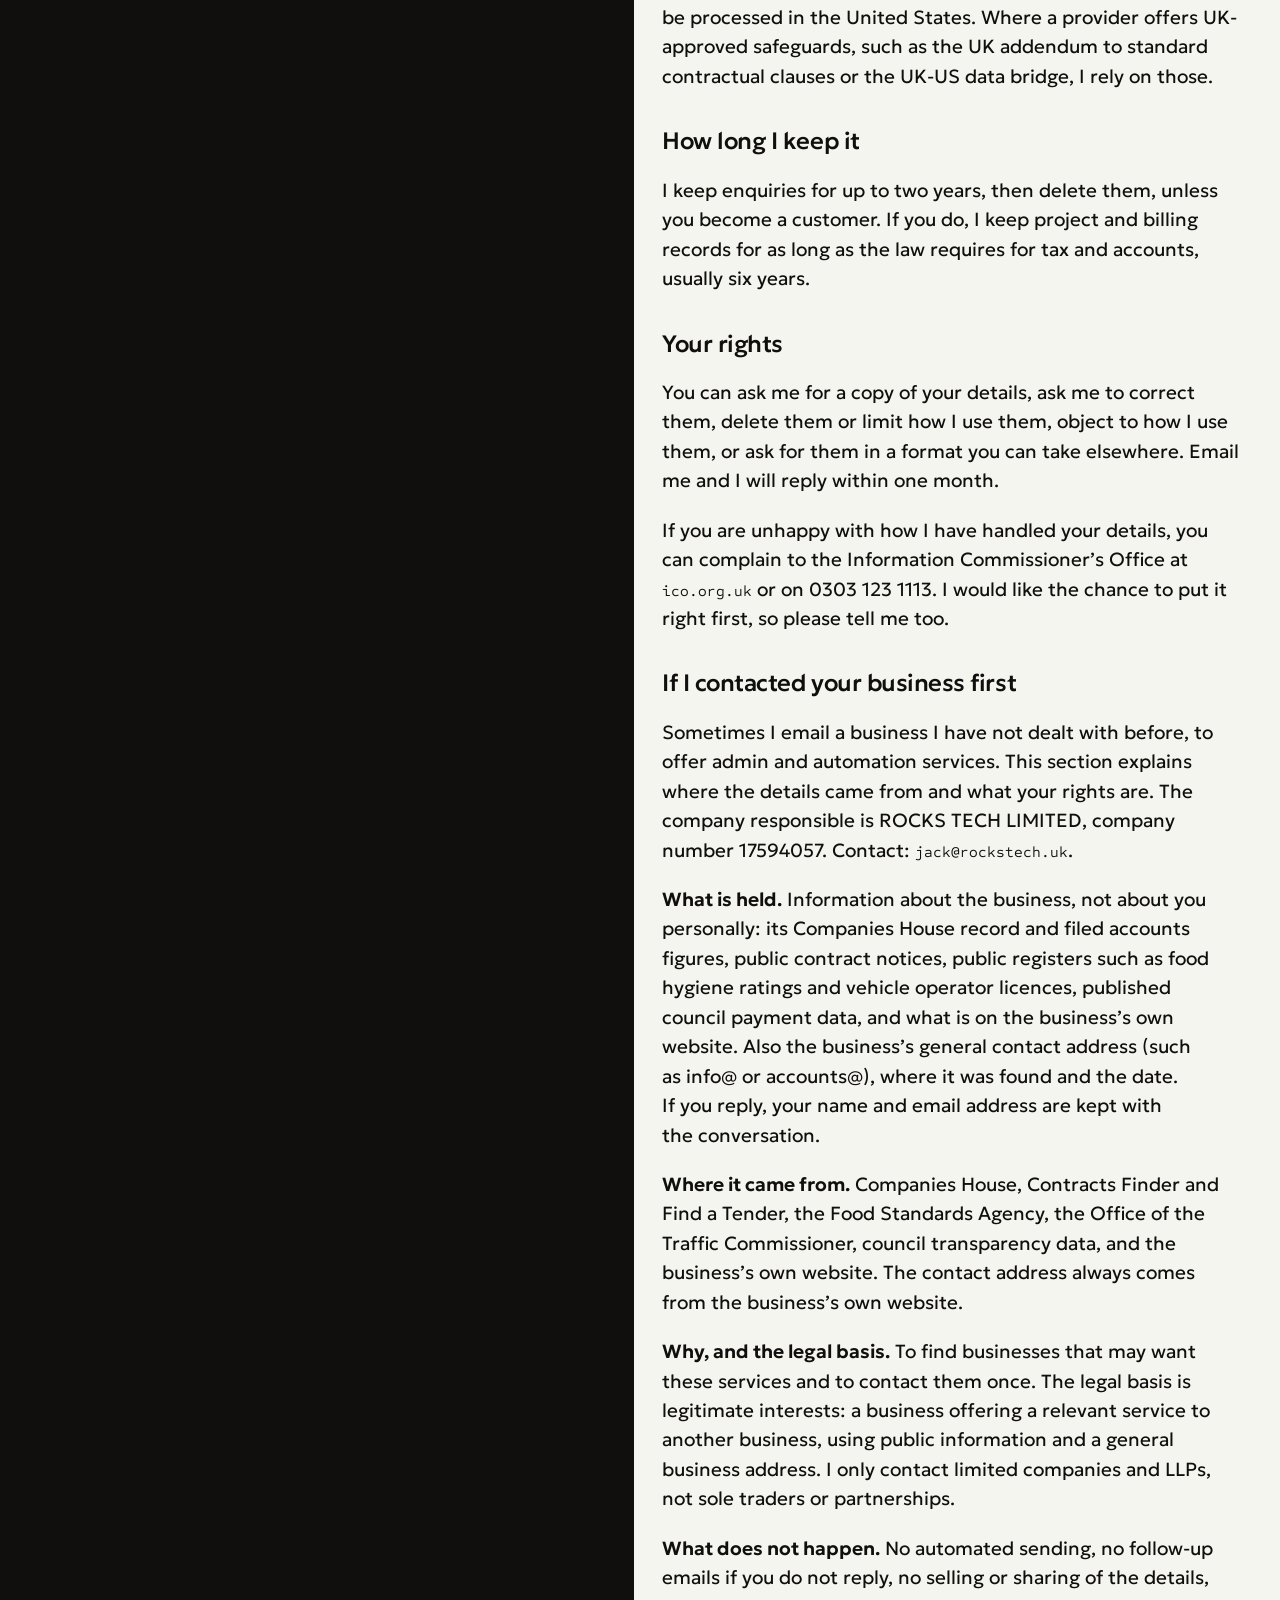
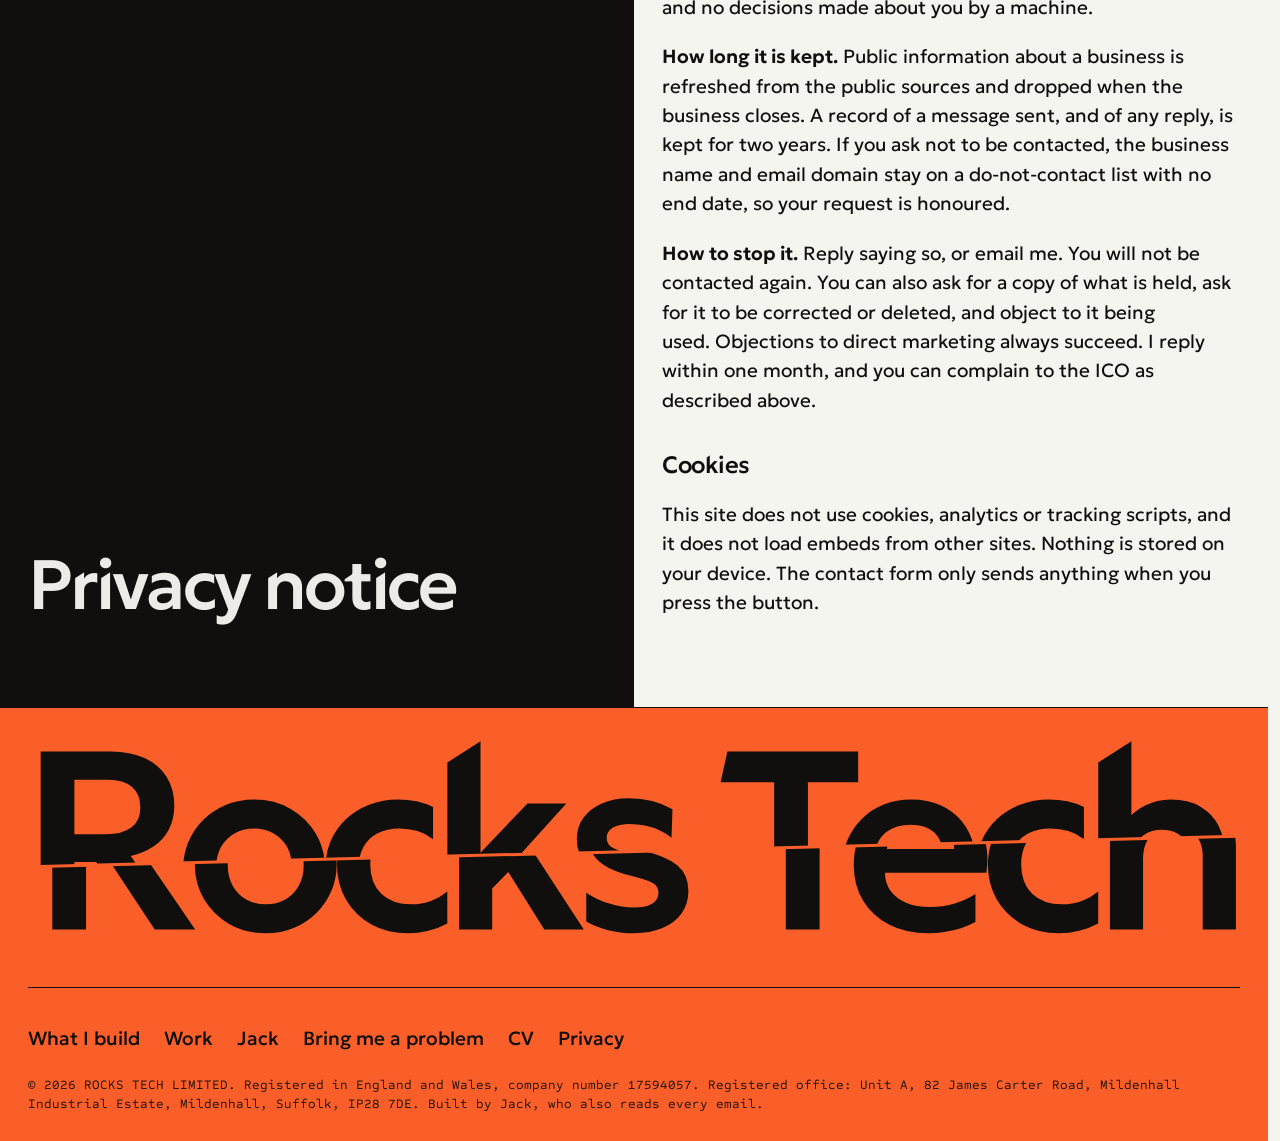
<file: privacy/index.html>
<!DOCTYPE html><!--4WnQPOtSzglgnzd0rBu14--><html lang="en-GB" class="__variable_658365 __variable_a052ec"><head><meta charSet="utf-8"/><meta name="viewport" content="width=device-width, initial-scale=1"/><link rel="preload" href="/_next/static/media/9c928a6496248693-s.p.woff2" as="font" crossorigin="" type="font/woff2"/><link rel="preload" href="/_next/static/media/afee475112777bbe-s.p.woff2" as="font" crossorigin="" type="font/woff2"/><link rel="preload" href="/_next/static/media/feaba55b4ba3a393-s.p.woff2" as="font" crossorigin="" type="font/woff2"/><link rel="stylesheet" href="/_next/static/css/b935d4261cab5a62.css" data-precedence="next"/><link rel="preload" as="script" fetchPriority="low" href="/_next/static/chunks/webpack-a70fb7eea1c93366.js"/><script src="/_next/static/chunks/4bd1b696-c023c6e3521b1417.js" async=""></script><script src="/_next/static/chunks/255-2aa030c9ba2867e3.js" async=""></script><script src="/_next/static/chunks/main-app-18824d2652946b76.js" async=""></script><script src="/_next/static/chunks/app/layout-437ef009a92e7a6f.js" async=""></script><script src="/_next/static/chunks/619-ba102abea3e3d0e4.js" async=""></script><script src="/_next/static/chunks/app/privacy/page-ff30ac8443720521.js" async=""></script><meta name="next-size-adjust" content=""/><meta name="theme-color" content="#f5f5f0"/><title>Privacy notice | Rocks Tech</title><meta name="description" content="How Rocks Tech uses the details you send through this website, who else sees them and your rights."/><link rel="canonical" href="https://rockstech.uk/privacy/"/><meta property="og:title" content="Rocks Tech: software that does your quotes, chasing and paperwork"/><meta property="og:description" content="Rocks Tech builds software for owner-run UK firms that does the quoting, chasing and paperwork. Built by Jack Rockell, the person you talk to. First jobs from £650."/><meta property="og:locale" content="en_GB"/><meta property="og:type" content="website"/><meta name="twitter:card" content="summary"/><meta name="twitter:title" content="Rocks Tech: software that does your quotes, chasing and paperwork"/><meta name="twitter:description" content="Rocks Tech builds software for owner-run UK firms that does the quoting, chasing and paperwork. Built by Jack Rockell, the person you talk to. First jobs from £650."/><link rel="icon" href="/favicon.ico" type="image/x-icon" sizes="16x16"/><link rel="icon" href="/icon.svg?5b6c266c98080903" type="image/svg+xml" sizes="any"/><link rel="apple-touch-icon" href="/apple-icon.png?c208d0770ca3f7cc" type="image/png" sizes="180x180"/><script>(function(){var d=document.documentElement;if(!window.matchMedia('(prefers-reduced-motion: reduce)').matches){/* page motion is off: headings and photos are simply there. To bring it back, add the 'motion' class here. */setTimeout(function(){if(!window.__rtMotion)d.classList.remove('motion')},3000)}})()</script><script src="/_next/static/chunks/polyfills-42372ed130431b0a.js" noModule=""></script></head><body><div hidden=""><!--$--><!--/$--></div><header class="nb"><div class="nb-in"><a class="nb-home bar-home" aria-label="Rocks Tech, home" href="/"><span class="logo "><svg viewBox="6 4 96 92" class="logo-mark" fill="currentColor" aria-hidden="true"><defs><clipPath id="lm-bar-up"><path d="M0 0H110V37.75L0 70.75Z"></path></clipPath><clipPath id="lm-bar-down"><path d="M0 73.25L110 40.25V110H0Z"></path></clipPath></defs><path fill-rule="evenodd" d="M10 8H60L80 20V42L64 54L88 92H64L44 58H32V92H10ZM32 26V41H54L60 37V30L54 26Z" clip-path="url(#lm-bar-up)"></path><g class="lm-low"><g transform="translate(9.6 -2.9)"><path fill-rule="evenodd" d="M10 8H60L80 20V42L64 54L88 92H64L44 58H32V92H10ZM32 26V41H54L60 37V30L54 26Z" clip-path="url(#lm-bar-down)"></path></g></g></svg><span class="logo-word">Rocks<span class="logo-tech">Tech</span></span></span></a><nav class="nb-nav" aria-label="Main"><ul><li><a href="/#build">What I build</a></li><li><a href="/work/">Work</a></li><li><a href="/#jack">Jack</a></li></ul><details class="nb-menu"><summary>Menu</summary><ul><li><a href="/#build">What I build</a></li><li><a href="/work/">Work</a></li><li><a href="/#jack">Jack</a></li></ul></details></nav><a class="nb-cta" href="/#contact"><span class="nb-long">Bring me a problem</span><span class="nb-short">Let’s talk</span></a></div></header><main class="contact"><div class="contact-head ink"><svg viewBox="6 4 96 92" class="contact-mark" fill="currentColor" aria-hidden="true"><defs><clipPath id="lm-up"><path d="M0 0H110V37.75L0 70.75Z"></path></clipPath><clipPath id="lm-down"><path d="M0 73.25L110 40.25V110H0Z"></path></clipPath></defs><path fill-rule="evenodd" d="M10 8H60L80 20V42L64 54L88 92H64L44 58H32V92H10ZM32 26V41H54L60 37V30L54 26Z" clip-path="url(#lm-up)"></path><g class="lm-low"><g transform="translate(9.6 -2.9)"><path fill-rule="evenodd" d="M10 8H60L80 20V42L64 54L88 92H64L44 58H32V92H10ZM32 26V41H54L60 37V30L54 26Z" clip-path="url(#lm-down)"></path></g></g></svg><h1 class="thanks-title">Privacy notice</h1></div><div class="contact-body legal"><p class="form-note">Last updated November 2026</p><p class="lede">This page explains what happens to the details you send me through this website.</p><h2>Who I am</h2><p>Rocks Tech is the trading name of ROCKS TECH LIMITED, registered in England and Wales, company number 17594057. Jack Rockell is the director. The company decides how your details are used, so it is the controller. You can reach me at<!-- --> <a href="mailto:jack@rockstech.uk" class="text-link">jack@rockstech.uk</a>.</p><h2>What I collect and why</h2><p>When you use the contact form, I get your name, your email address, your company if you give it, and whatever you write in the message. If you email me directly, I get your email address and your message. I use these only to reply to you and to talk about the work you have in mind.</p><p>Like any website, the host keeps short-lived server logs. These hold things like your IP address, browser type and the pages you asked for. They are used to deliver the site and keep it secure.</p><h2>Lawful basis</h2><p>Replying to an enquiry and putting together a quote are steps taken at your request before a contract. Where that does not apply, for example the server logs, I rely on legitimate interests: running a working, secure website and answering the people who contact me.</p><h2>Who else sees your details</h2><ul><li>FormSubmit (formsubmit.co), which passes contact form messages on to my inbox. It is based in the United States.</li><li>Vercel, which hosts this website and keeps the server logs. It is based in the United States.</li><li>My email provider, which stores the messages I receive and send.</li></ul><p>I do not sell your details or share them with anyone for marketing.</p><h2>Transfers outside the UK</h2><p>FormSubmit and Vercel are US companies, so your details may be processed in the United States. Where a provider offers UK-approved safeguards, such as the UK addendum to standard contractual clauses or the UK-US data bridge, I rely on those.</p><h2>How long I keep it</h2><p>I keep enquiries for up to two years, then delete them, unless you become a customer. If you do, I keep project and billing records for as long as the law requires for tax and accounts, usually six years.</p><h2>Your rights</h2><p>You can ask me for a copy of your details, ask me to correct them, delete them or limit how I use them, object to how I use them, or ask for them in a format you can take elsewhere. Email me and I will reply within one month.</p><p>If you are unhappy with how I have handled your details, you can complain to the Information Commissioner’s Office at<!-- --> <a href="https://ico.org.uk" class="text-link">ico.org.uk</a> <!-- -->or on 0303 123 1113. I would like the chance to put it right first, so please tell me too.</p><h2>If I contacted your business first</h2><p>Sometimes I email a business I have not dealt with before, to offer admin and automation services. This section explains where the details came from and what your rights are. The company responsible is ROCKS TECH LIMITED, company number 17594057. Contact:<!-- --> <a href="mailto:jack@rockstech.uk" class="text-link">jack@rockstech.uk</a>.</p><p><strong>What is held.</strong> Information about the business, not about you personally: its Companies House record and filed accounts figures, public contract notices, public registers such as food hygiene ratings and vehicle operator licences, published council payment data, and what is on the business’s own website. Also the business’s general contact address (such as info@ or accounts@), where it was found and the date. If you reply, your name and email address are kept with the conversation.</p><p><strong>Where it came from.</strong> Companies House, Contracts Finder and Find a Tender, the Food Standards Agency, the Office of the Traffic Commissioner, council transparency data, and the business’s own website. The contact address always comes from the business’s own website.</p><p><strong>Why, and the legal basis.</strong> To find businesses that may want these services and to contact them once. The legal basis is legitimate interests: a business offering a relevant service to another business, using public information and a general business address. I only contact limited companies and LLPs, not sole traders or partnerships.</p><p><strong>What does not happen.</strong> No automated sending, no follow-up emails if you do not reply, no selling or sharing of the details, and no decisions made about you by a machine.</p><p><strong>How long it is kept.</strong> Public information about a business is refreshed from the public sources and dropped when the business closes. A record of a message sent, and of any reply, is kept for two years. If you ask not to be contacted, the business name and email domain stay on a do-not-contact list with no end date, so your request is honoured.</p><p><strong>How to stop it.</strong> Reply saying so, or email me. You will not be contacted again. You can also ask for a copy of what is held, ask for it to be corrected or deleted, and object to it being used. Objections to direct marketing always succeed. I reply within one month, and you can complain to the ICO as described above.</p><h2>Cookies</h2><p>This site does not use cookies, analytics or tracking scripts, and it does not load embeds from other sites. Nothing is stored on your device. The contact form only sends anything when you press the button.</p></div></main><footer class="foot rule-top"><p class="ft foot-word" data-text="Rocks Tech" data-reveal=""><span class="ft-a">Rocks Tech</span></p><div class="foot-row"><nav aria-label="Footer"><a href="/#build">What I build</a><a href="/work/">Work</a><a href="/#jack">Jack</a><a href="/#contact">Bring me a problem</a><a href="/cv/">CV</a><a href="/privacy/">Privacy</a></nav><p class="foot-legal">© 2026 ROCKS TECH LIMITED. Registered in England and Wales, company number 17594057. Registered office: Unit A, 82 James Carter Road, Mildenhall Industrial Estate, Mildenhall, Suffolk, IP28 7DE. Built by Jack, who also reads every email.</p></div></footer><!--$--><!--/$--><script src="/_next/static/chunks/webpack-a70fb7eea1c93366.js" id="_R_" async=""></script><script>(self.__next_f=self.__next_f||[]).push([0])</script><script>self.__next_f.push([1,"1:\"$Sreact.fragment\"\n2:I[9766,[],\"\"]\n3:I[8924,[],\"\"]\n4:I[8687,[\"177\",\"static/chunks/app/layout-437ef009a92e7a6f.js\"],\"Motion\"]\n5:I[2619,[\"619\",\"static/chunks/619-ba102abea3e3d0e4.js\",\"877\",\"static/chunks/app/privacy/page-ff30ac8443720521.js\"],\"\"]\nc:I[7150,[],\"\"]\n:HL[\"/_next/static/media/9c928a6496248693-s.p.woff2\",\"font\",{\"crossOrigin\":\"\",\"type\":\"font/woff2\"}]\n:HL[\"/_next/static/media/afee475112777bbe-s.p.woff2\",\"font\",{\"crossOrigin\":\"\",\"type\":\"font/woff2\"}]\n:HL[\"/_next/static/media/feaba55b4ba3a393-s.p.woff2\",\"font\",{\"crossOrigin\":\"\",\"type\":\"font/woff2\"}]\n:HL[\"/_next/static/css/b935d4261cab5a62.css\",\"style\"]\n"])</script><script>self.__next_f.push([1,"0:{\"P\":null,\"b\":\"4WnQPOtSzglgnzd0rBu14\",\"p\":\"\",\"c\":[\"\",\"privacy\",\"\"],\"i\":false,\"f\":[[[\"\",{\"children\":[\"privacy\",{\"children\":[\"__PAGE__\",{}]}]},\"$undefined\",\"$undefined\",true],[\"\",[\"$\",\"$1\",\"c\",{\"children\":[[[\"$\",\"link\",\"0\",{\"rel\":\"stylesheet\",\"href\":\"/_next/static/css/b935d4261cab5a62.css\",\"precedence\":\"next\",\"crossOrigin\":\"$undefined\",\"nonce\":\"$undefined\"}]],[\"$\",\"html\",null,{\"lang\":\"en-GB\",\"className\":\"__variable_658365 __variable_a052ec\",\"suppressHydrationWarning\":true,\"children\":[[\"$\",\"head\",null,{\"children\":[\"$\",\"script\",null,{\"dangerouslySetInnerHTML\":{\"__html\":\"(function(){var d=document.documentElement;if(!window.matchMedia('(prefers-reduced-motion: reduce)').matches){/* page motion is off: headings and photos are simply there. To bring it back, add the 'motion' class here. */setTimeout(function(){if(!window.__rtMotion)d.classList.remove('motion')},3000)}})()\"}}]}],[\"$\",\"body\",null,{\"children\":[[\"$\",\"$L2\",null,{\"parallelRouterKey\":\"children\",\"error\":\"$undefined\",\"errorStyles\":\"$undefined\",\"errorScripts\":\"$undefined\",\"template\":[\"$\",\"$L3\",null,{}],\"templateStyles\":\"$undefined\",\"templateScripts\":\"$undefined\",\"notFound\":[[[\"$\",\"title\",null,{\"children\":\"404: This page could not be found.\"}],[\"$\",\"div\",null,{\"style\":{\"fontFamily\":\"system-ui,\\\"Segoe UI\\\",Roboto,Helvetica,Arial,sans-serif,\\\"Apple Color Emoji\\\",\\\"Segoe UI Emoji\\\"\",\"height\":\"100vh\",\"textAlign\":\"center\",\"display\":\"flex\",\"flexDirection\":\"column\",\"alignItems\":\"center\",\"justifyContent\":\"center\"},\"children\":[\"$\",\"div\",null,{\"children\":[[\"$\",\"style\",null,{\"dangerouslySetInnerHTML\":{\"__html\":\"body{color:#000;background:#fff;margin:0}.next-error-h1{border-right:1px solid rgba(0,0,0,.3)}@media (prefers-color-scheme:dark){body{color:#fff;background:#000}.next-error-h1{border-right:1px solid rgba(255,255,255,.3)}}\"}}],[\"$\",\"h1\",null,{\"className\":\"next-error-h1\",\"style\":{\"display\":\"inline-block\",\"margin\":\"0 20px 0 0\",\"padding\":\"0 23px 0 0\",\"fontSize\":24,\"fontWeight\":500,\"verticalAlign\":\"top\",\"lineHeight\":\"49px\"},\"children\":404}],[\"$\",\"div\",null,{\"style\":{\"display\":\"inline-block\"},\"children\":[\"$\",\"h2\",null,{\"style\":{\"fontSize\":14,\"fontWeight\":400,\"lineHeight\":\"49px\",\"margin\":0},\"children\":\"This page could not be found.\"}]}]]}]}]],[]],\"forbidden\":\"$undefined\",\"unauthorized\":\"$undefined\"}],[\"$\",\"$L4\",null,{}]]}]]}]]}],{\"children\":[\"privacy\",[\"$\",\"$1\",\"c\",{\"children\":[null,[\"$\",\"$L2\",null,{\"parallelRouterKey\":\"children\",\"error\":\"$undefined\",\"errorStyles\":\"$undefined\",\"errorScripts\":\"$undefined\",\"template\":[\"$\",\"$L3\",null,{}],\"templateStyles\":\"$undefined\",\"templateScripts\":\"$undefined\",\"notFound\":\"$undefined\",\"forbidden\":\"$undefined\",\"unauthorized\":\"$undefined\"}]]}],{\"children\":[\"__PAGE__\",[\"$\",\"$1\",\"c\",{\"children\":[[[\"$\",\"header\",null,{\"className\":\"nb\",\"children\":[\"$\",\"div\",null,{\"className\":\"nb-in\",\"children\":[[\"$\",\"$L5\",null,{\"href\":\"/\",\"className\":\"nb-home bar-home\",\"aria-label\":\"Rocks Tech, home\",\"children\":[\"$\",\"span\",null,{\"className\":\"logo \",\"children\":[[\"$\",\"svg\",null,{\"viewBox\":\"6 4 96 92\",\"className\":\"logo-mark\",\"fill\":\"currentColor\",\"role\":\"$undefined\",\"aria-hidden\":true,\"children\":[null,[\"$\",\"defs\",null,{\"children\":[[\"$\",\"clipPath\",null,{\"id\":\"lm-bar-up\",\"children\":[\"$\",\"path\",null,{\"d\":\"M0 0H110V37.75L0 70.75Z\"}]}],[\"$\",\"clipPath\",null,{\"id\":\"lm-bar-down\",\"children\":[\"$\",\"path\",null,{\"d\":\"M0 73.25L110 40.25V110H0Z\"}]}]]}],[\"$\",\"path\",null,{\"fillRule\":\"evenodd\",\"d\":\"M10 8H60L80 20V42L64 54L88 92H64L44 58H32V92H10ZM32 26V41H54L60 37V30L54 26Z\",\"clipPath\":\"url(#lm-bar-up)\"}],[\"$\",\"g\",null,{\"className\":\"lm-low\",\"children\":[\"$\",\"g\",null,{\"transform\":\"translate(9.6 -2.9)\",\"children\":[\"$\",\"path\",null,{\"fillRule\":\"evenodd\",\"d\":\"M10 8H60L80 20V42L64 54L88 92H64L44 58H32V92H10ZM32 26V41H54L60 37V30L54 26Z\",\"clipPath\":\"url(#lm-bar-down)\"}]}]}]]}],[\"$\",\"span\",null,{\"className\":\"logo-word\",\"children\":[\"Rocks\",[\"$\",\"span\",null,{\"className\":\"logo-tech\",\"children\":\"Tech\"}]]}]]}]}],[\"$\",\"nav\",null,{\"className\":\"nb-nav\",\"aria-label\":\"Main\",\"children\":[[\"$\",\"ul\",null,{\"children\":[[\"$\",\"li\",\"/#build\",{\"children\":[\"$\",\"a\",null,{\"href\":\"/#build\",\"children\":\"What I build\"}]}],[\"$\",\"li\",\"/work/\",{\"children\":[\"$\",\"a\",null,{\"href\":\"/work/\",\"children\":\"Work\"}]}],[\"$\",\"li\",\"/#jack\",{\"children\":[\"$\",\"a\",null,{\"href\":\"/#jack\",\"children\":\"Jack\"}]}]]}],[\"$\",\"details\",null,{\"className\":\"nb-menu\",\"children\":[[\"$\",\"summary\",null,{\"children\":\"Menu\"}],[\"$\",\"ul\",null,{\"children\":[[\"$\",\"li\",\"/#build\",{\"children\":[\"$\",\"a\",null,{\"href\":\"/#build\",\"children\":\"What I build\"}]}],[\"$\",\"li\",\"/work/\",{\"children\":[\"$\",\"a\",null,{\"href\":\"/work/\",\"children\":\"Work\"}]}],[\"$\",\"li\",\"/#jack\",{\"children\":[\"$\",\"a\",null,{\"href\":\"/#jack\",\"children\":\"Jack\"}]}]]}]]}]]}],[\"$\",\"$L5\",null,{\"href\":\"/#contact\",\"className\":\"nb-cta\",\"children\":[[\"$\",\"span\",null,{\"className\":\"nb-long\",\"children\":\"Bring me a problem\"}],[\"$\",\"span\",null,{\"className\":\"nb-short\",\"children\":\"Let’s talk\"}]]}]]}]}],[\"$\",\"main\",null,{\"className\":\"contact\",\"children\":[[\"$\",\"div\",null,{\"className\":\"contact-head ink\",\"children\":[\"$L6\",\"$L7\"]}],\"$L8\"]}],\"$L9\"],null,\"$La\"]}],{},null,false]},null,false]},null,false],\"$Lb\",false]],\"m\":\"$undefined\",\"G\":[\"$c\",[]],\"s\":false,\"S\":true}\n"])</script><script>self.__next_f.push([1,"16:I[4431,[],\"OutletBoundary\"]\n18:I[5278,[],\"AsyncMetadataOutlet\"]\n1a:I[4431,[],\"ViewportBoundary\"]\n1c:I[4431,[],\"MetadataBoundary\"]\n1d:\"$Sreact.suspense\"\n"])</script><script>self.__next_f.push([1,"6:[\"$\",\"svg\",null,{\"viewBox\":\"6 4 96 92\",\"className\":\"contact-mark\",\"fill\":\"currentColor\",\"role\":\"$undefined\",\"aria-hidden\":true,\"children\":[null,[\"$\",\"defs\",null,{\"children\":[[\"$\",\"clipPath\",null,{\"id\":\"lm-up\",\"children\":[\"$\",\"path\",null,{\"d\":\"M0 0H110V37.75L0 70.75Z\"}]}],[\"$\",\"clipPath\",null,{\"id\":\"lm-down\",\"children\":[\"$\",\"path\",null,{\"d\":\"M0 73.25L110 40.25V110H0Z\"}]}]]}],[\"$\",\"path\",null,{\"fillRule\":\"evenodd\",\"d\":\"M10 8H60L80 20V42L64 54L88 92H64L44 58H32V92H10ZM32 26V41H54L60 37V30L54 26Z\",\"clipPath\":\"url(#lm-up)\"}],[\"$\",\"g\",null,{\"className\":\"lm-low\",\"children\":[\"$\",\"g\",null,{\"transform\":\"translate(9.6 -2.9)\",\"children\":[\"$\",\"path\",null,{\"fillRule\":\"evenodd\",\"d\":\"M10 8H60L80 20V42L64 54L88 92H64L44 58H32V92H10ZM32 26V41H54L60 37V30L54 26Z\",\"clipPath\":\"url(#lm-down)\"}]}]}]]}]\n"])</script><script>self.__next_f.push([1,"7:[\"$\",\"h1\",null,{\"className\":\"thanks-title\",\"children\":\"Privacy notice\"}]\n"])</script><script>self.__next_f.push([1,"8:[\"$\",\"div\",null,{\"className\":\"contact-body legal\",\"children\":[[\"$\",\"p\",null,{\"className\":\"form-note\",\"children\":\"Last updated November 2026\"}],[\"$\",\"p\",null,{\"className\":\"lede\",\"children\":\"This page explains what happens to the details you send me through this website.\"}],[\"$\",\"h2\",null,{\"children\":\"Who I am\"}],[\"$\",\"p\",null,{\"children\":[\"Rocks Tech is the trading name of ROCKS TECH LIMITED, registered in England and Wales, company number 17594057. Jack Rockell is the director. The company decides how your details are used, so it is the controller. You can reach me at\",\" \",[\"$\",\"a\",null,{\"href\":\"mailto:jack@rockstech.uk\",\"className\":\"text-link\",\"children\":\"jack@rockstech.uk\"}],\".\"]}],[\"$\",\"h2\",null,{\"children\":\"What I collect and why\"}],[\"$\",\"p\",null,{\"children\":\"When you use the contact form, I get your name, your email address, your company if you give it, and whatever you write in the message. If you email me directly, I get your email address and your message. I use these only to reply to you and to talk about the work you have in mind.\"}],[\"$\",\"p\",null,{\"children\":\"Like any website, the host keeps short-lived server logs. These hold things like your IP address, browser type and the pages you asked for. They are used to deliver the site and keep it secure.\"}],[\"$\",\"h2\",null,{\"children\":\"Lawful basis\"}],[\"$\",\"p\",null,{\"children\":\"Replying to an enquiry and putting together a quote are steps taken at your request before a contract. Where that does not apply, for example the server logs, I rely on legitimate interests: running a working, secure website and answering the people who contact me.\"}],[\"$\",\"h2\",null,{\"children\":\"Who else sees your details\"}],[\"$\",\"ul\",null,{\"children\":[[\"$\",\"li\",null,{\"children\":\"FormSubmit (formsubmit.co), which passes contact form messages on to my inbox. It is based in the United States.\"}],[\"$\",\"li\",null,{\"children\":\"Vercel, which hosts this website and keeps the server logs. It is based in the United States.\"}],[\"$\",\"li\",null,{\"children\":\"My email provider, which stores the messages I receive and send.\"}]]}],[\"$\",\"p\",null,{\"children\":\"I do not sell your details or share them with anyone for marketing.\"}],[\"$\",\"h2\",null,{\"children\":\"Transfers outside the UK\"}],[\"$\",\"p\",null,{\"children\":\"FormSubmit and Vercel are US companies, so your details may be processed in the United States. Where a provider offers UK-approved safeguards, such as the UK addendum to standard contractual clauses or the UK-US data bridge, I rely on those.\"}],[\"$\",\"h2\",null,{\"children\":\"How long I keep it\"}],[\"$\",\"p\",null,{\"children\":\"I keep enquiries for up to two years, then delete them, unless you become a customer. If you do, I keep project and billing records for as long as the law requires for tax and accounts, usually six years.\"}],[\"$\",\"h2\",null,{\"children\":\"Your rights\"}],[\"$\",\"p\",null,{\"children\":\"You can ask me for a copy of your details, ask me to correct them, delete them or limit how I use them, object to how I use them, or ask for them in a format you can take elsewhere. Email me and I will reply within one month.\"}],[\"$\",\"p\",null,{\"children\":[\"If you are unhappy with how I have handled your details, you can complain to the Information Commissioner’s Office at\",\" \",[\"$\",\"a\",null,{\"href\":\"https://ico.org.uk\",\"className\":\"text-link\",\"children\":\"ico.org.uk\"}],\" \",\"or on 0303 123 1113. I would like the chance to put it right first, so please tell me too.\"]}],[\"$\",\"h2\",null,{\"children\":\"If I contacted your business first\"}],[\"$\",\"p\",null,{\"children\":[\"Sometimes I email a business I have not dealt with before, to offer admin and automation services. This section explains where the details came from and what your rights are. The company responsible is ROCKS TECH LIMITED, company number 17594057. Contact:\",\" \",\"$Ld\",\".\"]}],\"$Le\",\"$Lf\",\"$L10\",\"$L11\",\"$L12\",\"$L13\",\"$L14\",\"$L15\"]}]\n"])</script><script>self.__next_f.push([1,"9:[\"$\",\"footer\",null,{\"className\":\"foot rule-top\",\"children\":[[\"$\",\"p\",null,{\"id\":\"$undefined\",\"className\":\"ft foot-word\",\"data-text\":\"Rocks Tech\",\"data-reveal\":\"\",\"children\":[\"$\",\"span\",null,{\"className\":\"ft-a\",\"children\":\"Rocks Tech\"}]}],[\"$\",\"div\",null,{\"className\":\"foot-row\",\"children\":[[\"$\",\"nav\",null,{\"aria-label\":\"Footer\",\"children\":[[\"$\",\"$L5\",null,{\"href\":\"/#build\",\"children\":\"What I build\"}],[\"$\",\"$L5\",null,{\"href\":\"/work/\",\"children\":\"Work\"}],[\"$\",\"$L5\",null,{\"href\":\"/#jack\",\"children\":\"Jack\"}],[\"$\",\"$L5\",null,{\"href\":\"/#contact\",\"children\":\"Bring me a problem\"}],[\"$\",\"$L5\",null,{\"href\":\"/cv/\",\"children\":\"CV\"}],[\"$\",\"$L5\",null,{\"href\":\"/privacy/\",\"children\":\"Privacy\"}]]}],[\"$\",\"p\",null,{\"className\":\"foot-legal\",\"children\":\"© 2026 ROCKS TECH LIMITED. Registered in England and Wales, company number 17594057. Registered office: Unit A, 82 James Carter Road, Mildenhall Industrial Estate, Mildenhall, Suffolk, IP28 7DE. Built by Jack, who also reads every email.\"}]]}]]}]\n"])</script><script>self.__next_f.push([1,"a:[\"$\",\"$L16\",null,{\"children\":[\"$L17\",[\"$\",\"$L18\",null,{\"promise\":\"$@19\"}]]}]\nb:[\"$\",\"$1\",\"h\",{\"children\":[null,[[\"$\",\"$L1a\",null,{\"children\":\"$L1b\"}],[\"$\",\"meta\",null,{\"name\":\"next-size-adjust\",\"content\":\"\"}]],[\"$\",\"$L1c\",null,{\"children\":[\"$\",\"div\",null,{\"hidden\":true,\"children\":[\"$\",\"$1d\",null,{\"fallback\":null,\"children\":\"$L1e\"}]}]}]]}]\n"])</script><script>self.__next_f.push([1,"d:[\"$\",\"a\",null,{\"href\":\"mailto:jack@rockstech.uk\",\"className\":\"text-link\",\"children\":\"jack@rockstech.uk\"}]\ne:[\"$\",\"p\",null,{\"children\":[[\"$\",\"strong\",null,{\"children\":\"What is held.\"}],\" Information about the business, not about you personally: its Companies House record and filed accounts figures, public contract notices, public registers such as food hygiene ratings and vehicle operator licences, published council payment data, and what is on the business’s own website. Also the business’s general contact address (such as info@ or accounts@), where it was found and the date. If you reply, your name and email address are kept with the conversation.\"]}]\nf:[\"$\",\"p\",null,{\"children\":[[\"$\",\"strong\",null,{\"children\":\"Where it came from.\"}],\" Companies House, Contracts Finder and Find a Tender, the Food Standards Agency, the Office of the Traffic Commissioner, council transparency data, and the business’s own website. The contact address always comes from the business’s own website.\"]}]\n10:[\"$\",\"p\",null,{\"children\":[[\"$\",\"strong\",null,{\"children\":\"Why, and the legal basis.\"}],\" To find businesses that may want these services and to contact them once. The legal basis is legitimate interests: a business offering a relevant service to another business, using public information and a general business address. I only contact limited companies and LLPs, not sole traders or partnerships.\"]}]\n11:[\"$\",\"p\",null,{\"children\":[[\"$\",\"strong\",null,{\"children\":\"What does not happen.\"}],\" No automated sending, no follow-up emails if you do not reply, no selling or sharing of the details, and no decisions made about you by a machine.\"]}]\n12:[\"$\",\"p\",null,{\"children\":[[\"$\",\"strong\",null,{\"children\":\"How long it is kept.\"}],\" Public information about a business is refreshed from the public sources and dropped when the business closes. A record of a message sent, and of any reply, is kept for two years. If you ask not to be contacted, the business name and email domain stay on a do-not-contact list with no end date, so your reque"])</script><script>self.__next_f.push([1,"st is honoured.\"]}]\n13:[\"$\",\"p\",null,{\"children\":[[\"$\",\"strong\",null,{\"children\":\"How to stop it.\"}],\" Reply saying so, or email me. You will not be contacted again. You can also ask for a copy of what is held, ask for it to be corrected or deleted, and object to it being used. Objections to direct marketing always succeed. I reply within one month, and you can complain to the ICO as described above.\"]}]\n14:[\"$\",\"h2\",null,{\"children\":\"Cookies\"}]\n15:[\"$\",\"p\",null,{\"children\":\"This site does not use cookies, analytics or tracking scripts, and it does not load embeds from other sites. Nothing is stored on your device. The contact form only sends anything when you press the button.\"}]\n"])</script><script>self.__next_f.push([1,"1b:[[\"$\",\"meta\",\"0\",{\"charSet\":\"utf-8\"}],[\"$\",\"meta\",\"1\",{\"name\":\"viewport\",\"content\":\"width=device-width, initial-scale=1\"}],[\"$\",\"meta\",\"2\",{\"name\":\"theme-color\",\"content\":\"#f5f5f0\"}]]\n17:null\n"])</script><script>self.__next_f.push([1,"1f:I[622,[],\"IconMark\"]\n"])</script><script>self.__next_f.push([1,"19:{\"metadata\":[[\"$\",\"title\",\"0\",{\"children\":\"Privacy notice | Rocks Tech\"}],[\"$\",\"meta\",\"1\",{\"name\":\"description\",\"content\":\"How Rocks Tech uses the details you send through this website, who else sees them and your rights.\"}],[\"$\",\"link\",\"2\",{\"rel\":\"canonical\",\"href\":\"https://rockstech.uk/privacy/\"}],[\"$\",\"meta\",\"3\",{\"property\":\"og:title\",\"content\":\"Rocks Tech: software that does your quotes, chasing and paperwork\"}],[\"$\",\"meta\",\"4\",{\"property\":\"og:description\",\"content\":\"Rocks Tech builds software for owner-run UK firms that does the quoting, chasing and paperwork. Built by Jack Rockell, the person you talk to. First jobs from £650.\"}],[\"$\",\"meta\",\"5\",{\"property\":\"og:locale\",\"content\":\"en_GB\"}],[\"$\",\"meta\",\"6\",{\"property\":\"og:type\",\"content\":\"website\"}],[\"$\",\"meta\",\"7\",{\"name\":\"twitter:card\",\"content\":\"summary\"}],[\"$\",\"meta\",\"8\",{\"name\":\"twitter:title\",\"content\":\"Rocks Tech: software that does your quotes, chasing and paperwork\"}],[\"$\",\"meta\",\"9\",{\"name\":\"twitter:description\",\"content\":\"Rocks Tech builds software for owner-run UK firms that does the quoting, chasing and paperwork. Built by Jack Rockell, the person you talk to. First jobs from £650.\"}],[\"$\",\"link\",\"10\",{\"rel\":\"icon\",\"href\":\"/favicon.ico\",\"type\":\"image/x-icon\",\"sizes\":\"16x16\"}],[\"$\",\"link\",\"11\",{\"rel\":\"icon\",\"href\":\"/icon.svg?5b6c266c98080903\",\"type\":\"image/svg+xml\",\"sizes\":\"any\"}],[\"$\",\"link\",\"12\",{\"rel\":\"apple-touch-icon\",\"href\":\"/apple-icon.png?c208d0770ca3f7cc\",\"type\":\"image/png\",\"sizes\":\"180x180\"}],[\"$\",\"$L1f\",\"13\",{}]],\"error\":null,\"digest\":\"$undefined\"}\n"])</script><script>self.__next_f.push([1,"1e:\"$19:metadata\"\n"])</script></body></html>
</file>
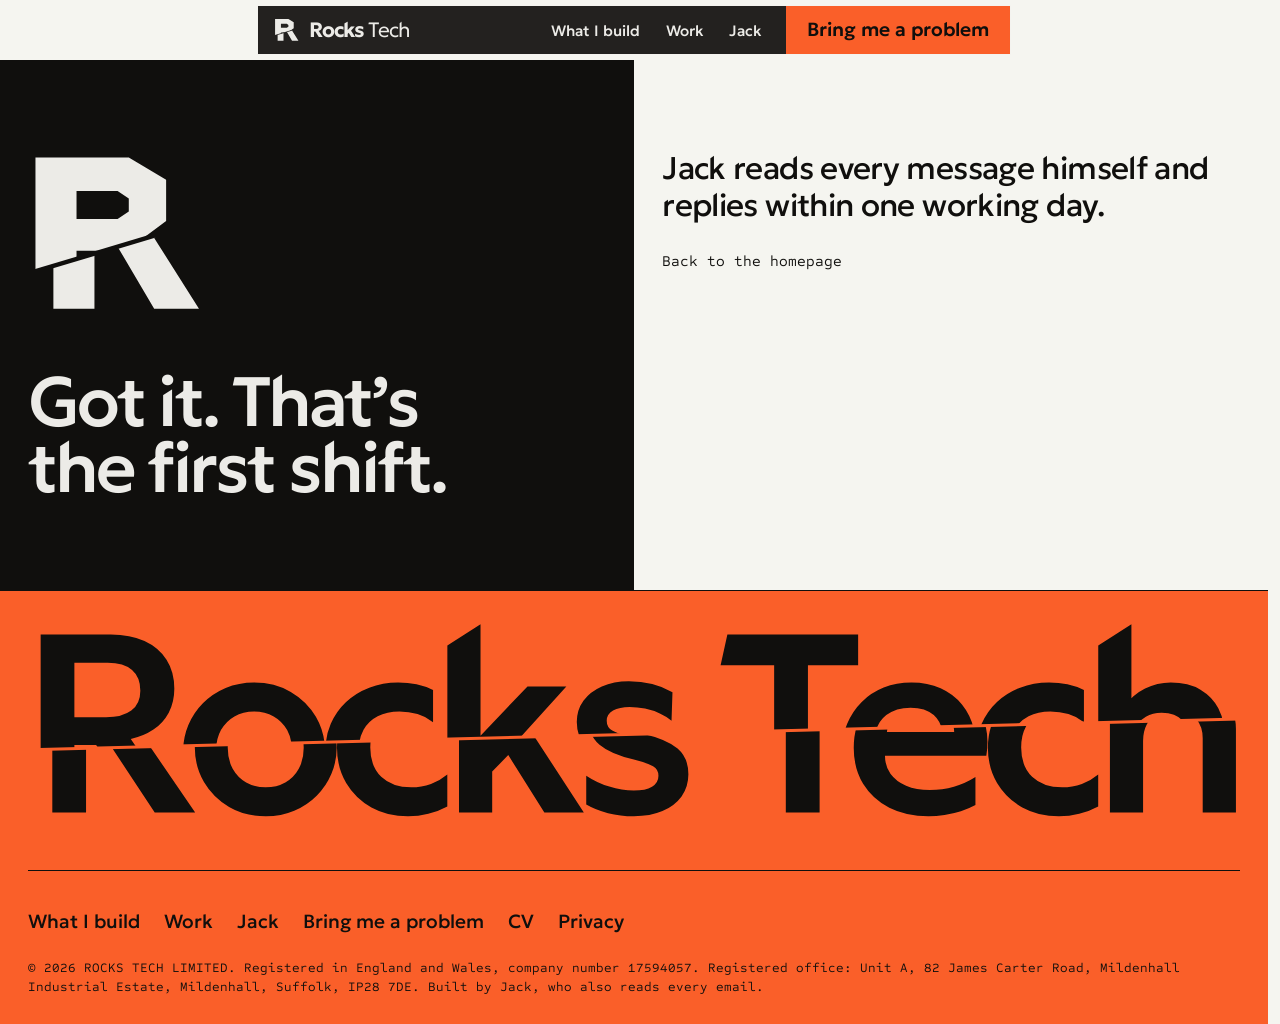
<file: thanks/index.html>
<!DOCTYPE html><!--4WnQPOtSzglgnzd0rBu14--><html lang="en-GB" class="__variable_658365 __variable_a052ec"><head><meta charSet="utf-8"/><meta name="viewport" content="width=device-width, initial-scale=1"/><link rel="preload" href="/_next/static/media/9c928a6496248693-s.p.woff2" as="font" crossorigin="" type="font/woff2"/><link rel="preload" href="/_next/static/media/afee475112777bbe-s.p.woff2" as="font" crossorigin="" type="font/woff2"/><link rel="preload" href="/_next/static/media/feaba55b4ba3a393-s.p.woff2" as="font" crossorigin="" type="font/woff2"/><link rel="stylesheet" href="/_next/static/css/b935d4261cab5a62.css" data-precedence="next"/><link rel="preload" as="script" fetchPriority="low" href="/_next/static/chunks/webpack-a70fb7eea1c93366.js"/><script src="/_next/static/chunks/4bd1b696-c023c6e3521b1417.js" async=""></script><script src="/_next/static/chunks/255-2aa030c9ba2867e3.js" async=""></script><script src="/_next/static/chunks/main-app-18824d2652946b76.js" async=""></script><script src="/_next/static/chunks/app/layout-437ef009a92e7a6f.js" async=""></script><script src="/_next/static/chunks/619-ba102abea3e3d0e4.js" async=""></script><script src="/_next/static/chunks/app/thanks/page-ff30ac8443720521.js" async=""></script><meta name="next-size-adjust" content=""/><meta name="theme-color" content="#f5f5f0"/><title>Message received: Rocks Tech</title><meta name="description" content="Rocks Tech builds software for owner-run UK firms that does the quoting, chasing and paperwork. Built by Jack Rockell, the person you talk to. First jobs from £650."/><meta name="robots" content="noindex"/><meta property="og:title" content="Rocks Tech: software that does your quotes, chasing and paperwork"/><meta property="og:description" content="Rocks Tech builds software for owner-run UK firms that does the quoting, chasing and paperwork. Built by Jack Rockell, the person you talk to. First jobs from £650."/><meta property="og:locale" content="en_GB"/><meta property="og:type" content="website"/><meta name="twitter:card" content="summary"/><meta name="twitter:title" content="Rocks Tech: software that does your quotes, chasing and paperwork"/><meta name="twitter:description" content="Rocks Tech builds software for owner-run UK firms that does the quoting, chasing and paperwork. Built by Jack Rockell, the person you talk to. First jobs from £650."/><link rel="icon" href="/favicon.ico" type="image/x-icon" sizes="16x16"/><link rel="icon" href="/icon.svg?5b6c266c98080903" type="image/svg+xml" sizes="any"/><link rel="apple-touch-icon" href="/apple-icon.png?c208d0770ca3f7cc" type="image/png" sizes="180x180"/><script>(function(){var d=document.documentElement;if(!window.matchMedia('(prefers-reduced-motion: reduce)').matches){/* page motion is off: headings and photos are simply there. To bring it back, add the 'motion' class here. */setTimeout(function(){if(!window.__rtMotion)d.classList.remove('motion')},3000)}})()</script><script src="/_next/static/chunks/polyfills-42372ed130431b0a.js" noModule=""></script></head><body><div hidden=""><!--$--><!--/$--></div><header class="nb"><div class="nb-in"><a class="nb-home bar-home" aria-label="Rocks Tech, home" href="/"><span class="logo "><svg viewBox="6 4 96 92" class="logo-mark" fill="currentColor" aria-hidden="true"><defs><clipPath id="lm-bar-up"><path d="M0 0H110V37.75L0 70.75Z"></path></clipPath><clipPath id="lm-bar-down"><path d="M0 73.25L110 40.25V110H0Z"></path></clipPath></defs><path fill-rule="evenodd" d="M10 8H60L80 20V42L64 54L88 92H64L44 58H32V92H10ZM32 26V41H54L60 37V30L54 26Z" clip-path="url(#lm-bar-up)"></path><g class="lm-low"><g transform="translate(9.6 -2.9)"><path fill-rule="evenodd" d="M10 8H60L80 20V42L64 54L88 92H64L44 58H32V92H10ZM32 26V41H54L60 37V30L54 26Z" clip-path="url(#lm-bar-down)"></path></g></g></svg><span class="logo-word">Rocks<span class="logo-tech">Tech</span></span></span></a><nav class="nb-nav" aria-label="Main"><ul><li><a href="/#build">What I build</a></li><li><a href="/work/">Work</a></li><li><a href="/#jack">Jack</a></li></ul><details class="nb-menu"><summary>Menu</summary><ul><li><a href="/#build">What I build</a></li><li><a href="/work/">Work</a></li><li><a href="/#jack">Jack</a></li></ul></details></nav><a class="nb-cta" href="/#contact"><span class="nb-long">Bring me a problem</span><span class="nb-short">Let’s talk</span></a></div></header><main class="contact"><div class="contact-head ink"><svg viewBox="6 4 96 92" class="contact-mark" fill="currentColor" aria-hidden="true"><defs><clipPath id="lm-up"><path d="M0 0H110V37.75L0 70.75Z"></path></clipPath><clipPath id="lm-down"><path d="M0 73.25L110 40.25V110H0Z"></path></clipPath></defs><path fill-rule="evenodd" d="M10 8H60L80 20V42L64 54L88 92H64L44 58H32V92H10ZM32 26V41H54L60 37V30L54 26Z" clip-path="url(#lm-up)"></path><g class="lm-low"><g transform="translate(9.6 -2.9)"><path fill-rule="evenodd" d="M10 8H60L80 20V42L64 54L88 92H64L44 58H32V92H10ZM32 26V41H54L60 37V30L54 26Z" clip-path="url(#lm-down)"></path></g></g></svg><h1 class="thanks-title">Got it. That’s the first shift.</h1></div><div class="contact-body"><p class="lede">Jack reads every message himself and replies within one working day.</p><p><a class="text-link" href="/">Back to the homepage</a></p></div></main><footer class="foot rule-top"><p class="ft foot-word" data-text="Rocks Tech" data-reveal=""><span class="ft-a">Rocks Tech</span></p><div class="foot-row"><nav aria-label="Footer"><a href="/#build">What I build</a><a href="/work/">Work</a><a href="/#jack">Jack</a><a href="/#contact">Bring me a problem</a><a href="/cv/">CV</a><a href="/privacy/">Privacy</a></nav><p class="foot-legal">© 2026 ROCKS TECH LIMITED. Registered in England and Wales, company number 17594057. Registered office: Unit A, 82 James Carter Road, Mildenhall Industrial Estate, Mildenhall, Suffolk, IP28 7DE. Built by Jack, who also reads every email.</p></div></footer><!--$--><!--/$--><script src="/_next/static/chunks/webpack-a70fb7eea1c93366.js" id="_R_" async=""></script><script>(self.__next_f=self.__next_f||[]).push([0])</script><script>self.__next_f.push([1,"1:\"$Sreact.fragment\"\n2:I[9766,[],\"\"]\n3:I[8924,[],\"\"]\n4:I[8687,[\"177\",\"static/chunks/app/layout-437ef009a92e7a6f.js\"],\"Motion\"]\n5:I[2619,[\"619\",\"static/chunks/619-ba102abea3e3d0e4.js\",\"726\",\"static/chunks/app/thanks/page-ff30ac8443720521.js\"],\"\"]\nc:I[7150,[],\"\"]\n:HL[\"/_next/static/media/9c928a6496248693-s.p.woff2\",\"font\",{\"crossOrigin\":\"\",\"type\":\"font/woff2\"}]\n:HL[\"/_next/static/media/afee475112777bbe-s.p.woff2\",\"font\",{\"crossOrigin\":\"\",\"type\":\"font/woff2\"}]\n:HL[\"/_next/static/media/feaba55b4ba3a393-s.p.woff2\",\"font\",{\"crossOrigin\":\"\",\"type\":\"font/woff2\"}]\n:HL[\"/_next/static/css/b935d4261cab5a62.css\",\"style\"]\n"])</script><script>self.__next_f.push([1,"0:{\"P\":null,\"b\":\"4WnQPOtSzglgnzd0rBu14\",\"p\":\"\",\"c\":[\"\",\"thanks\",\"\"],\"i\":false,\"f\":[[[\"\",{\"children\":[\"thanks\",{\"children\":[\"__PAGE__\",{}]}]},\"$undefined\",\"$undefined\",true],[\"\",[\"$\",\"$1\",\"c\",{\"children\":[[[\"$\",\"link\",\"0\",{\"rel\":\"stylesheet\",\"href\":\"/_next/static/css/b935d4261cab5a62.css\",\"precedence\":\"next\",\"crossOrigin\":\"$undefined\",\"nonce\":\"$undefined\"}]],[\"$\",\"html\",null,{\"lang\":\"en-GB\",\"className\":\"__variable_658365 __variable_a052ec\",\"suppressHydrationWarning\":true,\"children\":[[\"$\",\"head\",null,{\"children\":[\"$\",\"script\",null,{\"dangerouslySetInnerHTML\":{\"__html\":\"(function(){var d=document.documentElement;if(!window.matchMedia('(prefers-reduced-motion: reduce)').matches){/* page motion is off: headings and photos are simply there. To bring it back, add the 'motion' class here. */setTimeout(function(){if(!window.__rtMotion)d.classList.remove('motion')},3000)}})()\"}}]}],[\"$\",\"body\",null,{\"children\":[[\"$\",\"$L2\",null,{\"parallelRouterKey\":\"children\",\"error\":\"$undefined\",\"errorStyles\":\"$undefined\",\"errorScripts\":\"$undefined\",\"template\":[\"$\",\"$L3\",null,{}],\"templateStyles\":\"$undefined\",\"templateScripts\":\"$undefined\",\"notFound\":[[[\"$\",\"title\",null,{\"children\":\"404: This page could not be found.\"}],[\"$\",\"div\",null,{\"style\":{\"fontFamily\":\"system-ui,\\\"Segoe UI\\\",Roboto,Helvetica,Arial,sans-serif,\\\"Apple Color Emoji\\\",\\\"Segoe UI Emoji\\\"\",\"height\":\"100vh\",\"textAlign\":\"center\",\"display\":\"flex\",\"flexDirection\":\"column\",\"alignItems\":\"center\",\"justifyContent\":\"center\"},\"children\":[\"$\",\"div\",null,{\"children\":[[\"$\",\"style\",null,{\"dangerouslySetInnerHTML\":{\"__html\":\"body{color:#000;background:#fff;margin:0}.next-error-h1{border-right:1px solid rgba(0,0,0,.3)}@media (prefers-color-scheme:dark){body{color:#fff;background:#000}.next-error-h1{border-right:1px solid rgba(255,255,255,.3)}}\"}}],[\"$\",\"h1\",null,{\"className\":\"next-error-h1\",\"style\":{\"display\":\"inline-block\",\"margin\":\"0 20px 0 0\",\"padding\":\"0 23px 0 0\",\"fontSize\":24,\"fontWeight\":500,\"verticalAlign\":\"top\",\"lineHeight\":\"49px\"},\"children\":404}],[\"$\",\"div\",null,{\"style\":{\"display\":\"inline-block\"},\"children\":[\"$\",\"h2\",null,{\"style\":{\"fontSize\":14,\"fontWeight\":400,\"lineHeight\":\"49px\",\"margin\":0},\"children\":\"This page could not be found.\"}]}]]}]}]],[]],\"forbidden\":\"$undefined\",\"unauthorized\":\"$undefined\"}],[\"$\",\"$L4\",null,{}]]}]]}]]}],{\"children\":[\"thanks\",[\"$\",\"$1\",\"c\",{\"children\":[null,[\"$\",\"$L2\",null,{\"parallelRouterKey\":\"children\",\"error\":\"$undefined\",\"errorStyles\":\"$undefined\",\"errorScripts\":\"$undefined\",\"template\":[\"$\",\"$L3\",null,{}],\"templateStyles\":\"$undefined\",\"templateScripts\":\"$undefined\",\"notFound\":\"$undefined\",\"forbidden\":\"$undefined\",\"unauthorized\":\"$undefined\"}]]}],{\"children\":[\"__PAGE__\",[\"$\",\"$1\",\"c\",{\"children\":[[[\"$\",\"header\",null,{\"className\":\"nb\",\"children\":[\"$\",\"div\",null,{\"className\":\"nb-in\",\"children\":[[\"$\",\"$L5\",null,{\"href\":\"/\",\"className\":\"nb-home bar-home\",\"aria-label\":\"Rocks Tech, home\",\"children\":[\"$\",\"span\",null,{\"className\":\"logo \",\"children\":[[\"$\",\"svg\",null,{\"viewBox\":\"6 4 96 92\",\"className\":\"logo-mark\",\"fill\":\"currentColor\",\"role\":\"$undefined\",\"aria-hidden\":true,\"children\":[null,[\"$\",\"defs\",null,{\"children\":[[\"$\",\"clipPath\",null,{\"id\":\"lm-bar-up\",\"children\":[\"$\",\"path\",null,{\"d\":\"M0 0H110V37.75L0 70.75Z\"}]}],[\"$\",\"clipPath\",null,{\"id\":\"lm-bar-down\",\"children\":[\"$\",\"path\",null,{\"d\":\"M0 73.25L110 40.25V110H0Z\"}]}]]}],[\"$\",\"path\",null,{\"fillRule\":\"evenodd\",\"d\":\"M10 8H60L80 20V42L64 54L88 92H64L44 58H32V92H10ZM32 26V41H54L60 37V30L54 26Z\",\"clipPath\":\"url(#lm-bar-up)\"}],[\"$\",\"g\",null,{\"className\":\"lm-low\",\"children\":[\"$\",\"g\",null,{\"transform\":\"translate(9.6 -2.9)\",\"children\":[\"$\",\"path\",null,{\"fillRule\":\"evenodd\",\"d\":\"M10 8H60L80 20V42L64 54L88 92H64L44 58H32V92H10ZM32 26V41H54L60 37V30L54 26Z\",\"clipPath\":\"url(#lm-bar-down)\"}]}]}]]}],[\"$\",\"span\",null,{\"className\":\"logo-word\",\"children\":[\"Rocks\",[\"$\",\"span\",null,{\"className\":\"logo-tech\",\"children\":\"Tech\"}]]}]]}]}],[\"$\",\"nav\",null,{\"className\":\"nb-nav\",\"aria-label\":\"Main\",\"children\":[[\"$\",\"ul\",null,{\"children\":[[\"$\",\"li\",\"/#build\",{\"children\":[\"$\",\"a\",null,{\"href\":\"/#build\",\"children\":\"What I build\"}]}],[\"$\",\"li\",\"/work/\",{\"children\":[\"$\",\"a\",null,{\"href\":\"/work/\",\"children\":\"Work\"}]}],[\"$\",\"li\",\"/#jack\",{\"children\":[\"$\",\"a\",null,{\"href\":\"/#jack\",\"children\":\"Jack\"}]}]]}],[\"$\",\"details\",null,{\"className\":\"nb-menu\",\"children\":[[\"$\",\"summary\",null,{\"children\":\"Menu\"}],[\"$\",\"ul\",null,{\"children\":[[\"$\",\"li\",\"/#build\",{\"children\":[\"$\",\"a\",null,{\"href\":\"/#build\",\"children\":\"What I build\"}]}],[\"$\",\"li\",\"/work/\",{\"children\":[\"$\",\"a\",null,{\"href\":\"/work/\",\"children\":\"Work\"}]}],[\"$\",\"li\",\"/#jack\",{\"children\":[\"$\",\"a\",null,{\"href\":\"/#jack\",\"children\":\"Jack\"}]}]]}]]}]]}],[\"$\",\"$L5\",null,{\"href\":\"/#contact\",\"className\":\"nb-cta\",\"children\":[[\"$\",\"span\",null,{\"className\":\"nb-long\",\"children\":\"Bring me a problem\"}],[\"$\",\"span\",null,{\"className\":\"nb-short\",\"children\":\"Let’s talk\"}]]}]]}]}],[\"$\",\"main\",null,{\"className\":\"contact\",\"children\":[[\"$\",\"div\",null,{\"className\":\"contact-head ink\",\"children\":[\"$L6\",\"$L7\"]}],\"$L8\"]}],\"$L9\"],null,\"$La\"]}],{},null,false]},null,false]},null,false],\"$Lb\",false]],\"m\":\"$undefined\",\"G\":[\"$c\",[]],\"s\":false,\"S\":true}\n"])</script><script>self.__next_f.push([1,"d:I[4431,[],\"OutletBoundary\"]\nf:I[5278,[],\"AsyncMetadataOutlet\"]\n11:I[4431,[],\"ViewportBoundary\"]\n13:I[4431,[],\"MetadataBoundary\"]\n14:\"$Sreact.suspense\"\n"])</script><script>self.__next_f.push([1,"6:[\"$\",\"svg\",null,{\"viewBox\":\"6 4 96 92\",\"className\":\"contact-mark\",\"fill\":\"currentColor\",\"role\":\"$undefined\",\"aria-hidden\":true,\"children\":[null,[\"$\",\"defs\",null,{\"children\":[[\"$\",\"clipPath\",null,{\"id\":\"lm-up\",\"children\":[\"$\",\"path\",null,{\"d\":\"M0 0H110V37.75L0 70.75Z\"}]}],[\"$\",\"clipPath\",null,{\"id\":\"lm-down\",\"children\":[\"$\",\"path\",null,{\"d\":\"M0 73.25L110 40.25V110H0Z\"}]}]]}],[\"$\",\"path\",null,{\"fillRule\":\"evenodd\",\"d\":\"M10 8H60L80 20V42L64 54L88 92H64L44 58H32V92H10ZM32 26V41H54L60 37V30L54 26Z\",\"clipPath\":\"url(#lm-up)\"}],[\"$\",\"g\",null,{\"className\":\"lm-low\",\"children\":[\"$\",\"g\",null,{\"transform\":\"translate(9.6 -2.9)\",\"children\":[\"$\",\"path\",null,{\"fillRule\":\"evenodd\",\"d\":\"M10 8H60L80 20V42L64 54L88 92H64L44 58H32V92H10ZM32 26V41H54L60 37V30L54 26Z\",\"clipPath\":\"url(#lm-down)\"}]}]}]]}]\n"])</script><script>self.__next_f.push([1,"7:[\"$\",\"h1\",null,{\"className\":\"thanks-title\",\"children\":\"Got it. That’s the first shift.\"}]\n8:[\"$\",\"div\",null,{\"className\":\"contact-body\",\"children\":[[\"$\",\"p\",null,{\"className\":\"lede\",\"children\":\"Jack reads every message himself and replies within one working day.\"}],[\"$\",\"p\",null,{\"children\":[\"$\",\"$L5\",null,{\"href\":\"/\",\"className\":\"text-link\",\"children\":\"Back to the homepage\"}]}]]}]\n"])</script><script>self.__next_f.push([1,"9:[\"$\",\"footer\",null,{\"className\":\"foot rule-top\",\"children\":[[\"$\",\"p\",null,{\"id\":\"$undefined\",\"className\":\"ft foot-word\",\"data-text\":\"Rocks Tech\",\"data-reveal\":\"\",\"children\":[\"$\",\"span\",null,{\"className\":\"ft-a\",\"children\":\"Rocks Tech\"}]}],[\"$\",\"div\",null,{\"className\":\"foot-row\",\"children\":[[\"$\",\"nav\",null,{\"aria-label\":\"Footer\",\"children\":[[\"$\",\"$L5\",null,{\"href\":\"/#build\",\"children\":\"What I build\"}],[\"$\",\"$L5\",null,{\"href\":\"/work/\",\"children\":\"Work\"}],[\"$\",\"$L5\",null,{\"href\":\"/#jack\",\"children\":\"Jack\"}],[\"$\",\"$L5\",null,{\"href\":\"/#contact\",\"children\":\"Bring me a problem\"}],[\"$\",\"$L5\",null,{\"href\":\"/cv/\",\"children\":\"CV\"}],[\"$\",\"$L5\",null,{\"href\":\"/privacy/\",\"children\":\"Privacy\"}]]}],[\"$\",\"p\",null,{\"className\":\"foot-legal\",\"children\":\"© 2026 ROCKS TECH LIMITED. Registered in England and Wales, company number 17594057. Registered office: Unit A, 82 James Carter Road, Mildenhall Industrial Estate, Mildenhall, Suffolk, IP28 7DE. Built by Jack, who also reads every email.\"}]]}]]}]\n"])</script><script>self.__next_f.push([1,"a:[\"$\",\"$Ld\",null,{\"children\":[\"$Le\",[\"$\",\"$Lf\",null,{\"promise\":\"$@10\"}]]}]\nb:[\"$\",\"$1\",\"h\",{\"children\":[null,[[\"$\",\"$L11\",null,{\"children\":\"$L12\"}],[\"$\",\"meta\",null,{\"name\":\"next-size-adjust\",\"content\":\"\"}]],[\"$\",\"$L13\",null,{\"children\":[\"$\",\"div\",null,{\"hidden\":true,\"children\":[\"$\",\"$14\",null,{\"fallback\":null,\"children\":\"$L15\"}]}]}]]}]\n"])</script><script>self.__next_f.push([1,"12:[[\"$\",\"meta\",\"0\",{\"charSet\":\"utf-8\"}],[\"$\",\"meta\",\"1\",{\"name\":\"viewport\",\"content\":\"width=device-width, initial-scale=1\"}],[\"$\",\"meta\",\"2\",{\"name\":\"theme-color\",\"content\":\"#f5f5f0\"}]]\ne:null\n"])</script><script>self.__next_f.push([1,"16:I[622,[],\"IconMark\"]\n"])</script><script>self.__next_f.push([1,"10:{\"metadata\":[[\"$\",\"title\",\"0\",{\"children\":\"Message received: Rocks Tech\"}],[\"$\",\"meta\",\"1\",{\"name\":\"description\",\"content\":\"Rocks Tech builds software for owner-run UK firms that does the quoting, chasing and paperwork. Built by Jack Rockell, the person you talk to. First jobs from £650.\"}],[\"$\",\"meta\",\"2\",{\"name\":\"robots\",\"content\":\"noindex\"}],[\"$\",\"meta\",\"3\",{\"property\":\"og:title\",\"content\":\"Rocks Tech: software that does your quotes, chasing and paperwork\"}],[\"$\",\"meta\",\"4\",{\"property\":\"og:description\",\"content\":\"Rocks Tech builds software for owner-run UK firms that does the quoting, chasing and paperwork. Built by Jack Rockell, the person you talk to. First jobs from £650.\"}],[\"$\",\"meta\",\"5\",{\"property\":\"og:locale\",\"content\":\"en_GB\"}],[\"$\",\"meta\",\"6\",{\"property\":\"og:type\",\"content\":\"website\"}],[\"$\",\"meta\",\"7\",{\"name\":\"twitter:card\",\"content\":\"summary\"}],[\"$\",\"meta\",\"8\",{\"name\":\"twitter:title\",\"content\":\"Rocks Tech: software that does your quotes, chasing and paperwork\"}],[\"$\",\"meta\",\"9\",{\"name\":\"twitter:description\",\"content\":\"Rocks Tech builds software for owner-run UK firms that does the quoting, chasing and paperwork. Built by Jack Rockell, the person you talk to. First jobs from £650.\"}],[\"$\",\"link\",\"10\",{\"rel\":\"icon\",\"href\":\"/favicon.ico\",\"type\":\"image/x-icon\",\"sizes\":\"16x16\"}],[\"$\",\"link\",\"11\",{\"rel\":\"icon\",\"href\":\"/icon.svg?5b6c266c98080903\",\"type\":\"image/svg+xml\",\"sizes\":\"any\"}],[\"$\",\"link\",\"12\",{\"rel\":\"apple-touch-icon\",\"href\":\"/apple-icon.png?c208d0770ca3f7cc\",\"type\":\"image/png\",\"sizes\":\"180x180\"}],[\"$\",\"$L16\",\"13\",{}]],\"error\":null,\"digest\":\"$undefined\"}\n"])</script><script>self.__next_f.push([1,"15:\"$10:metadata\"\n"])</script></body></html>
</file>
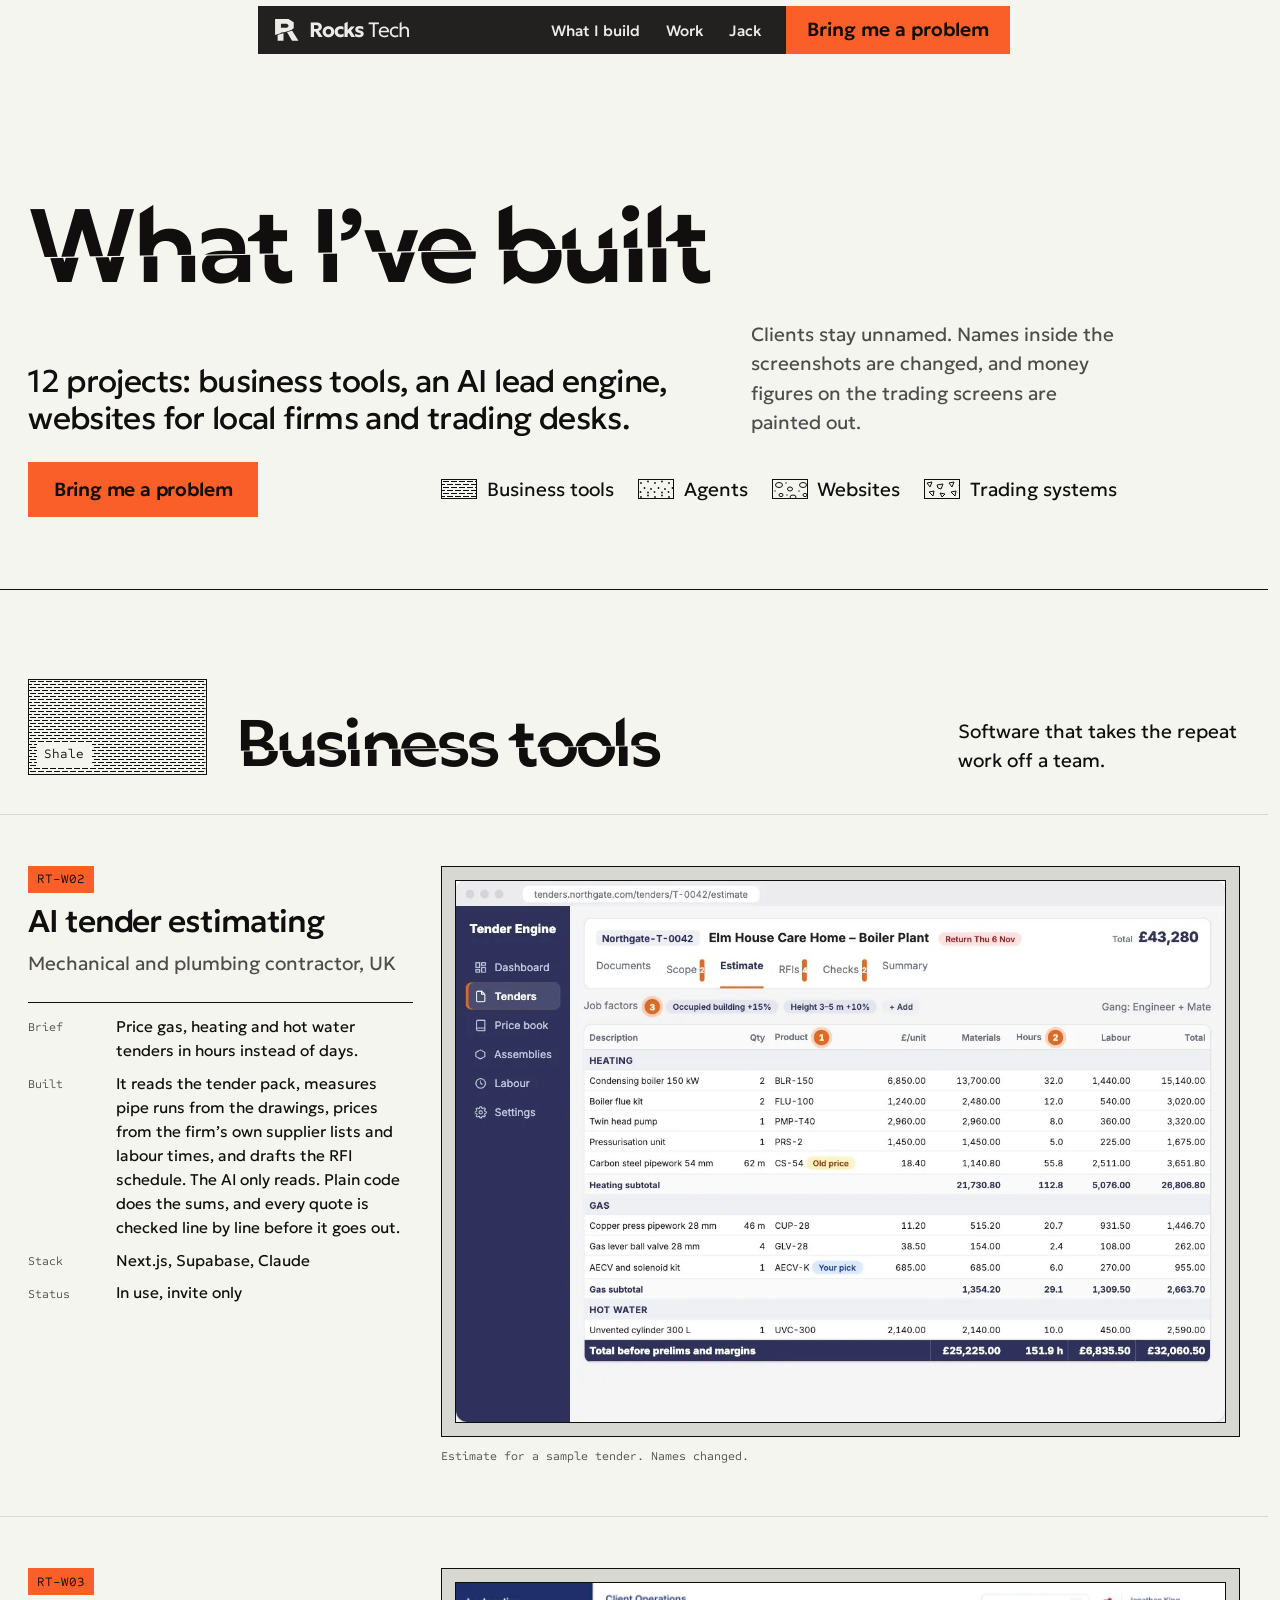
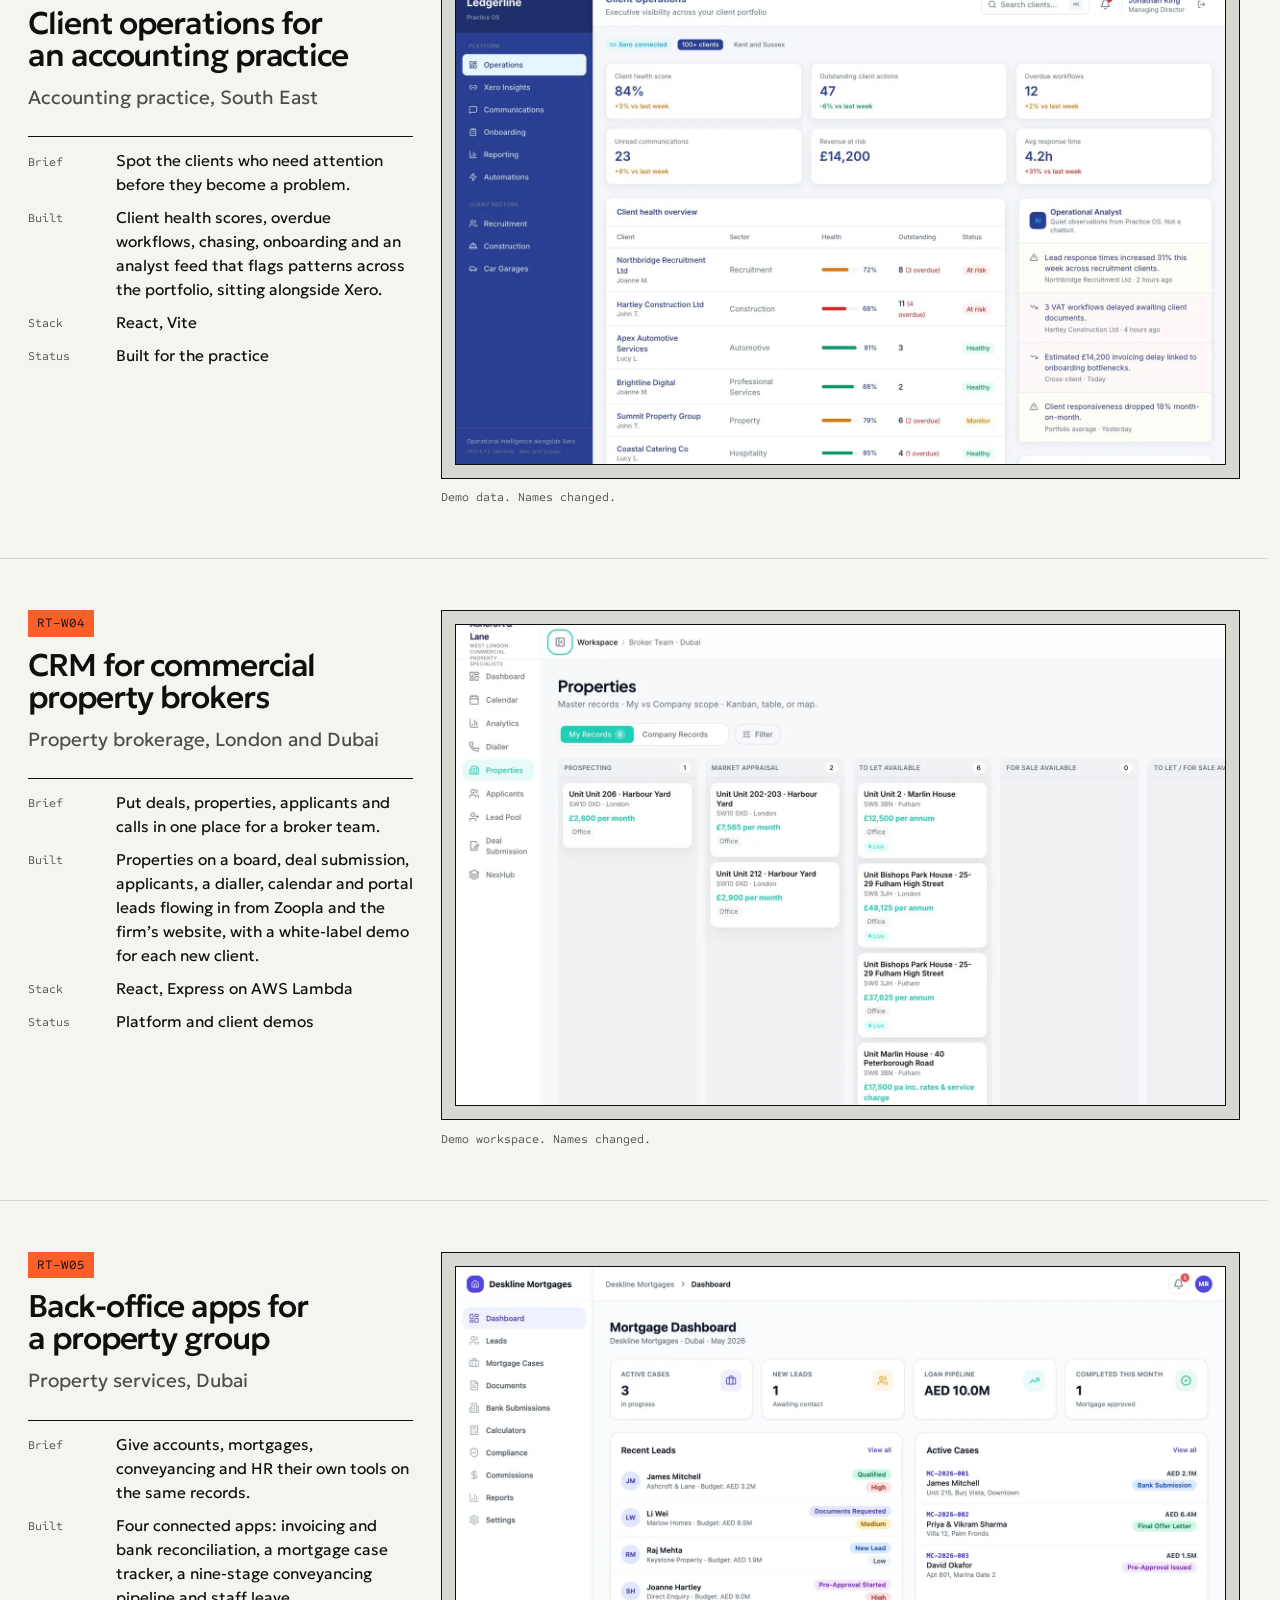
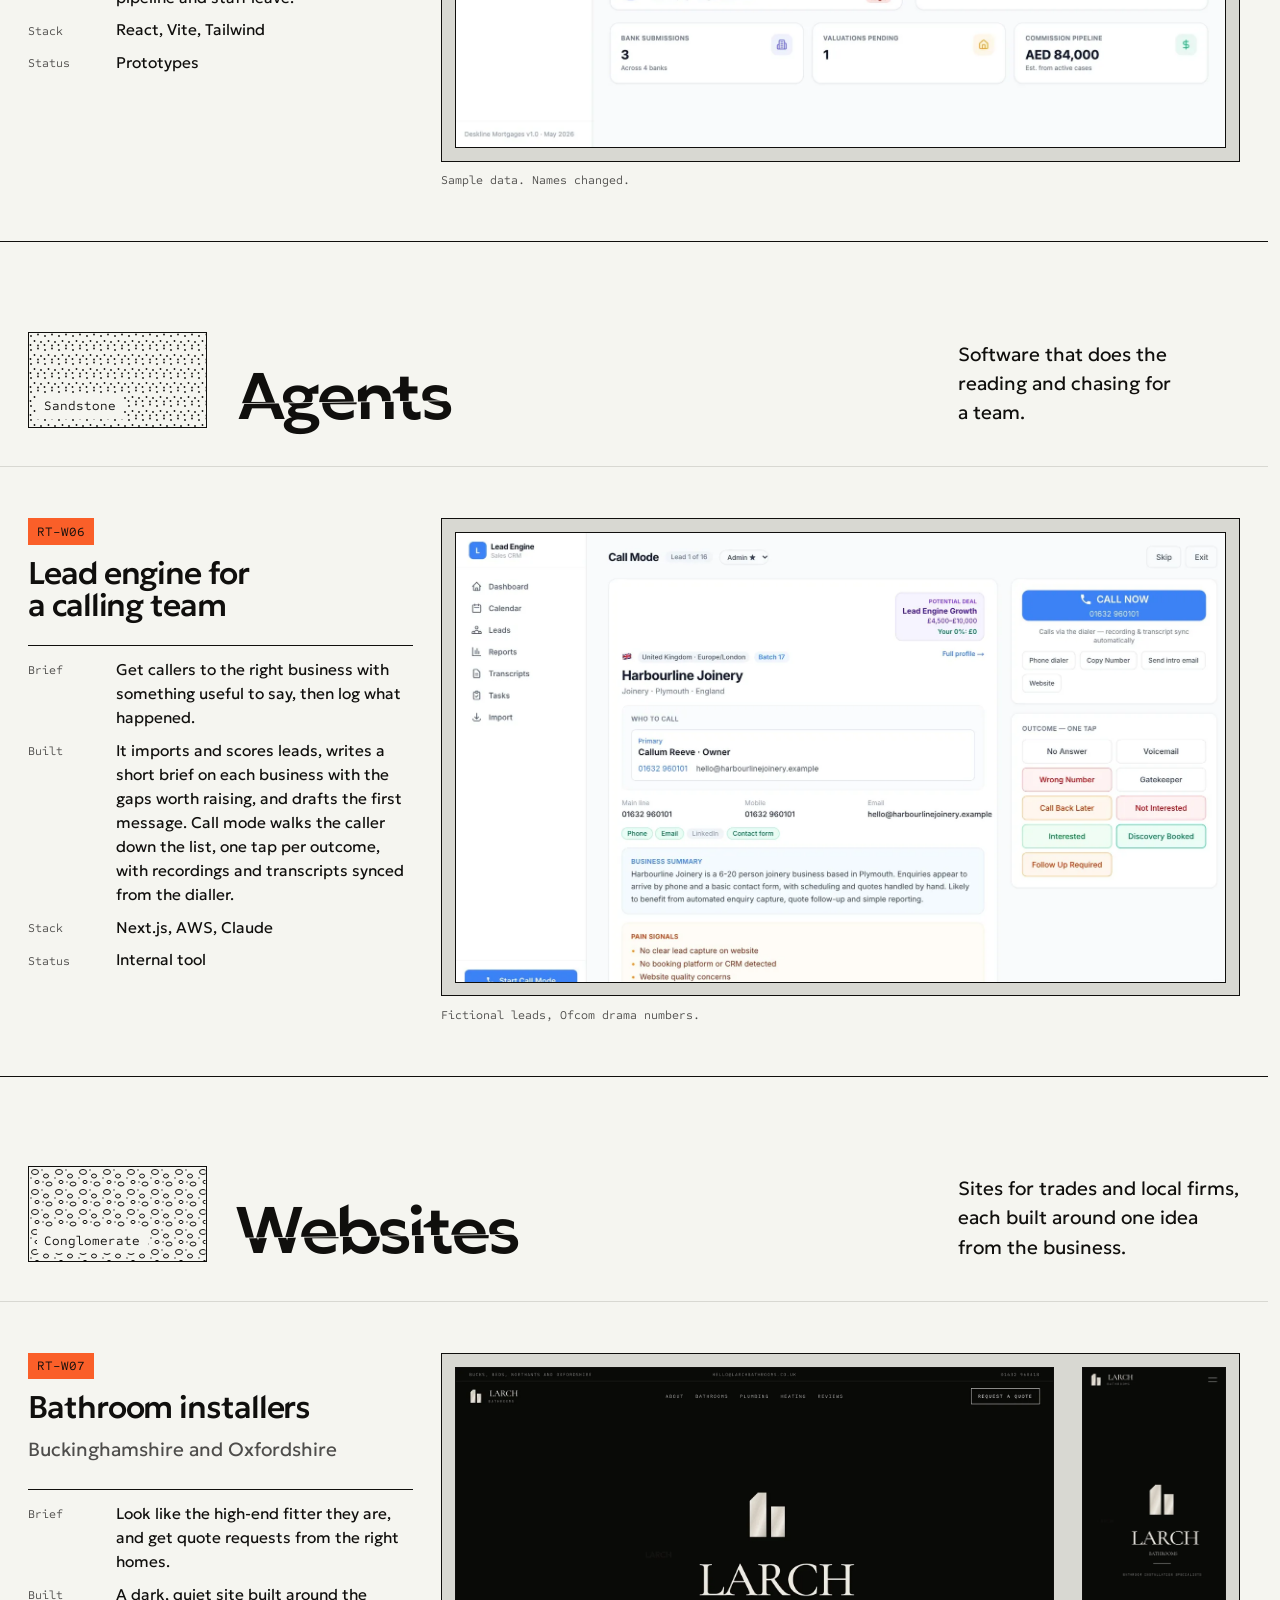
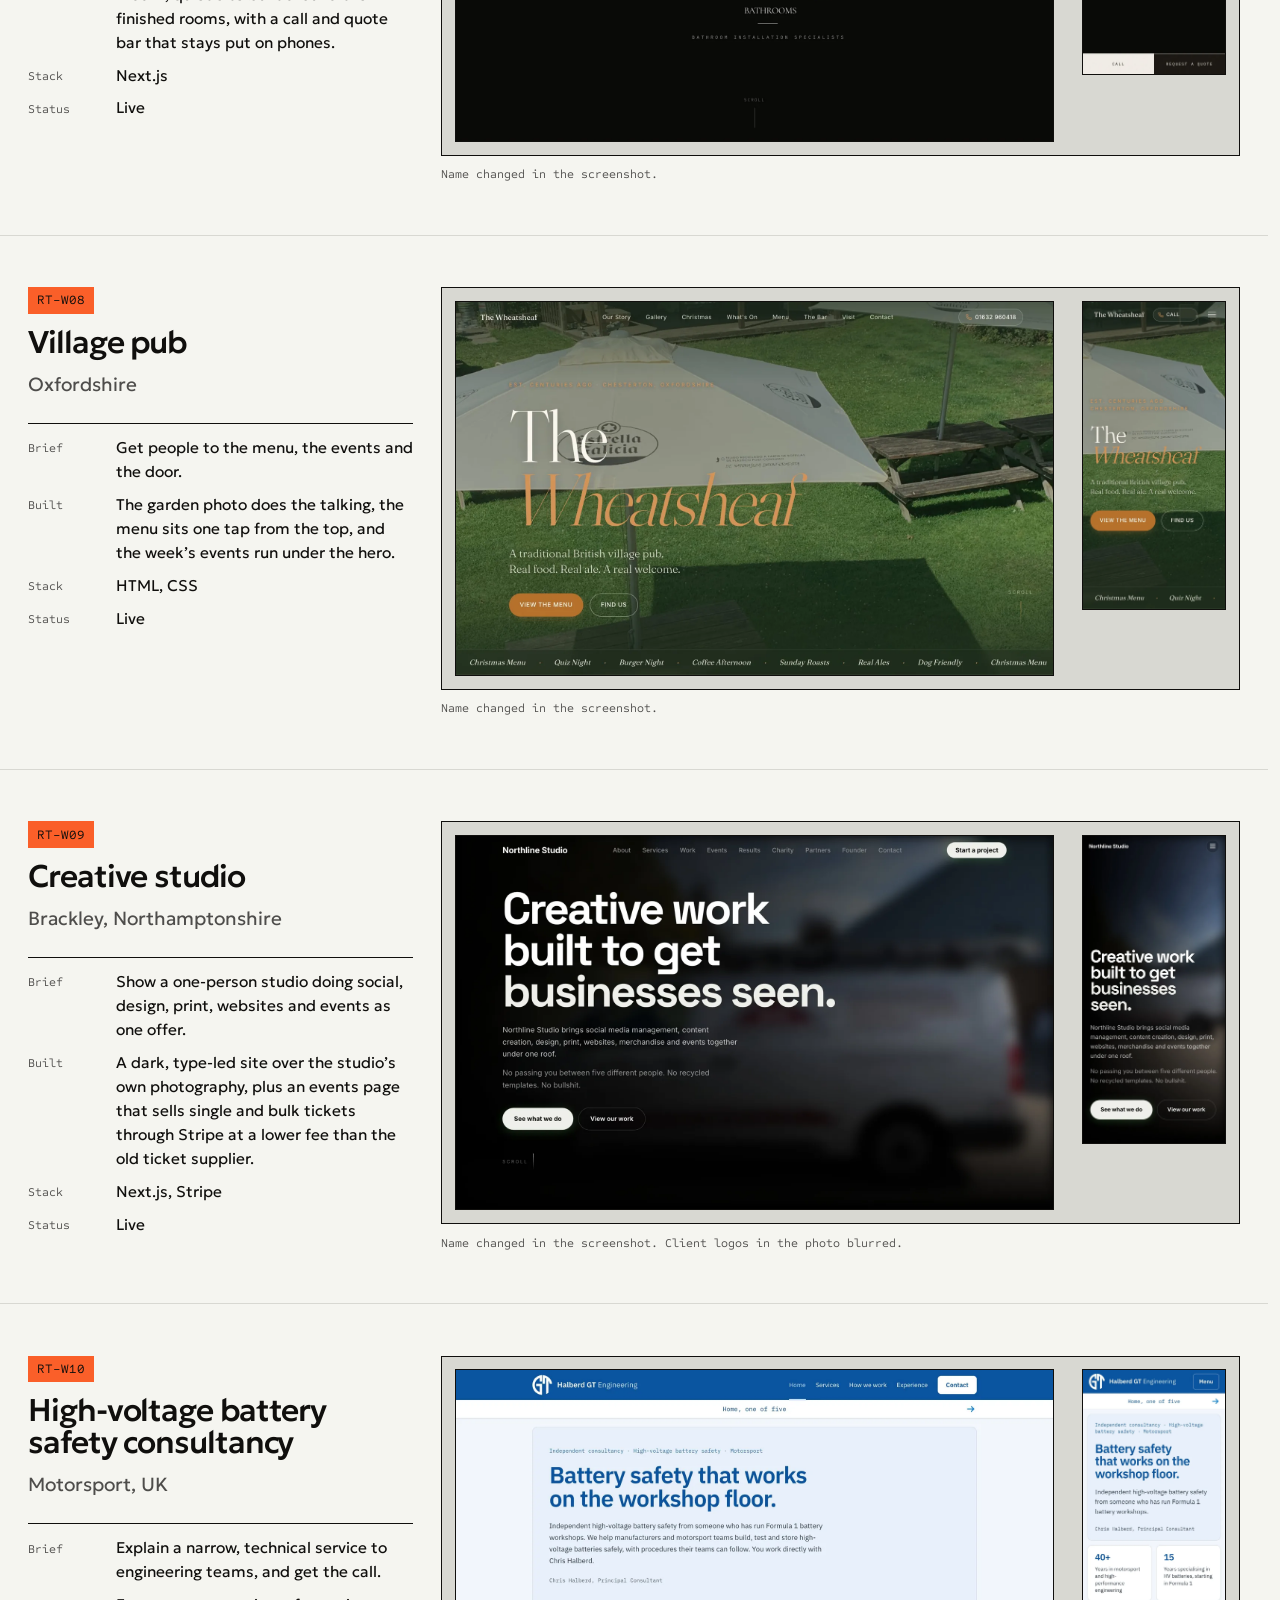
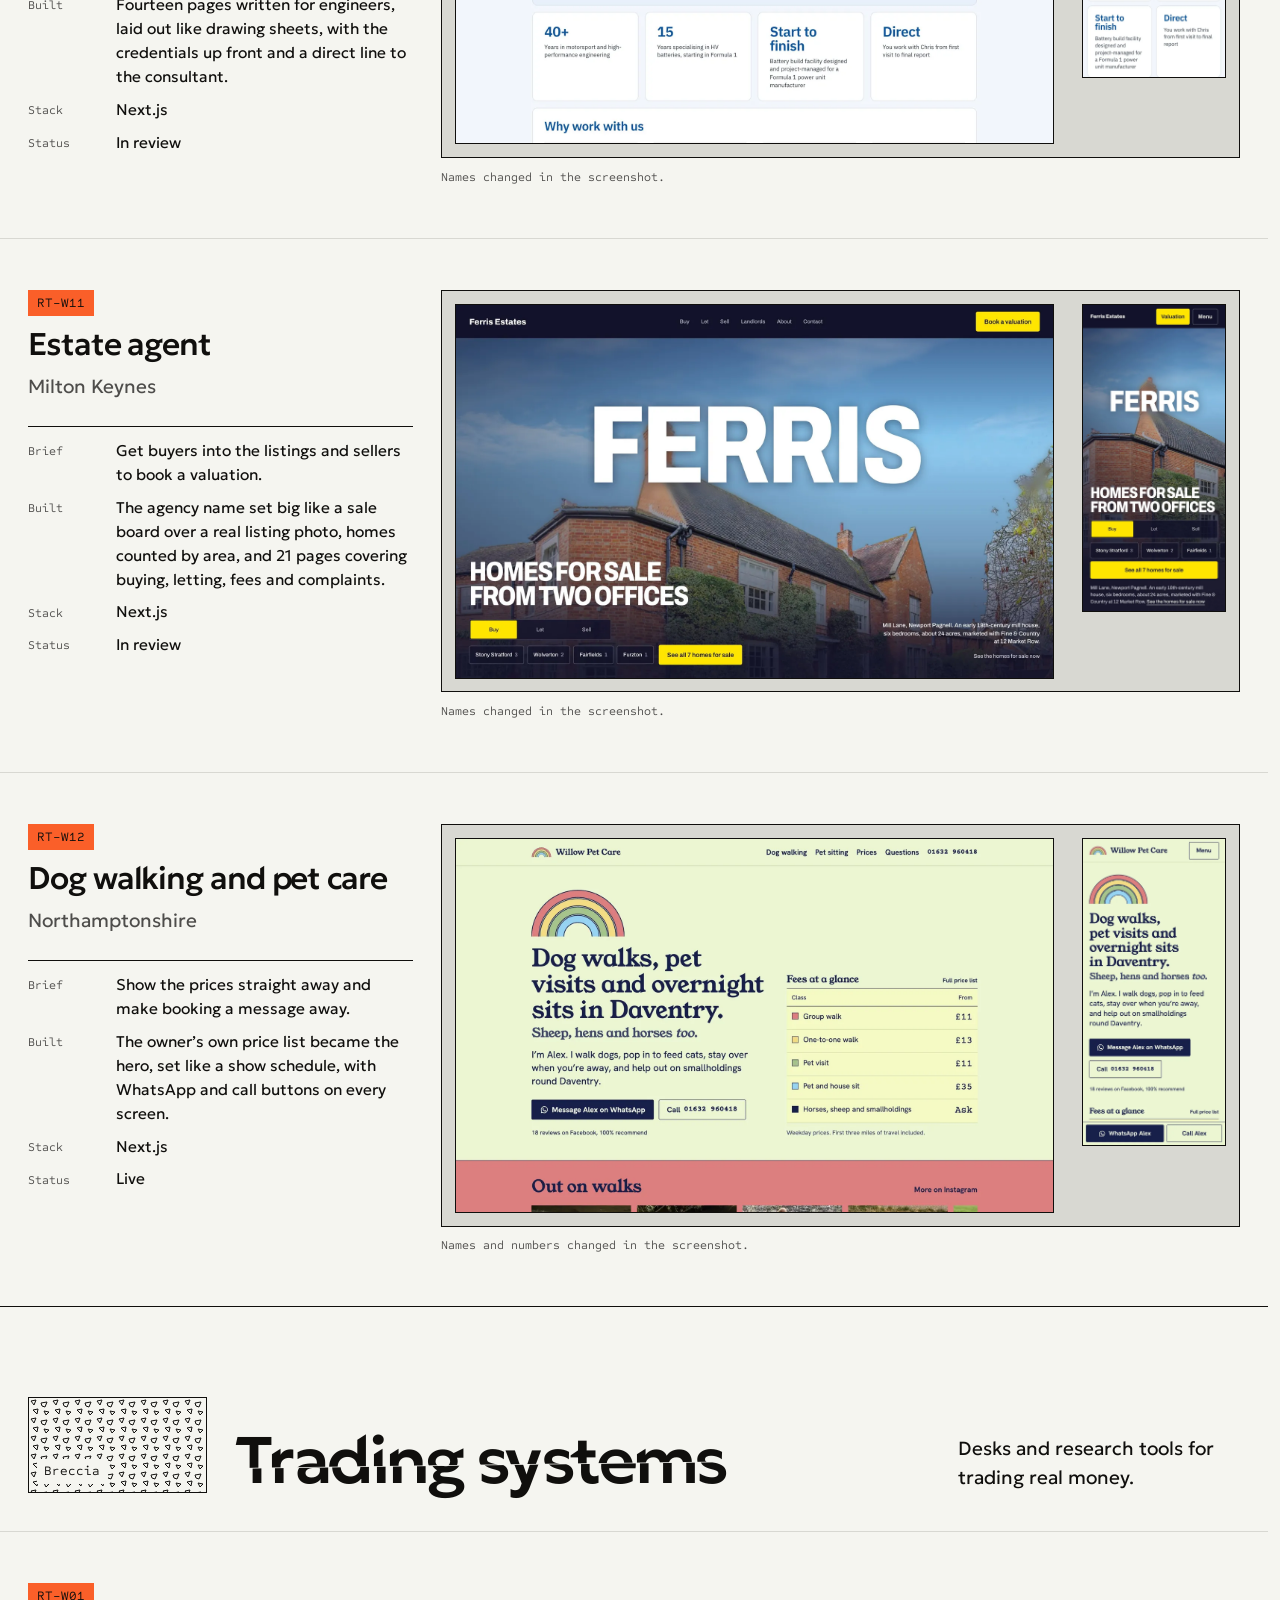
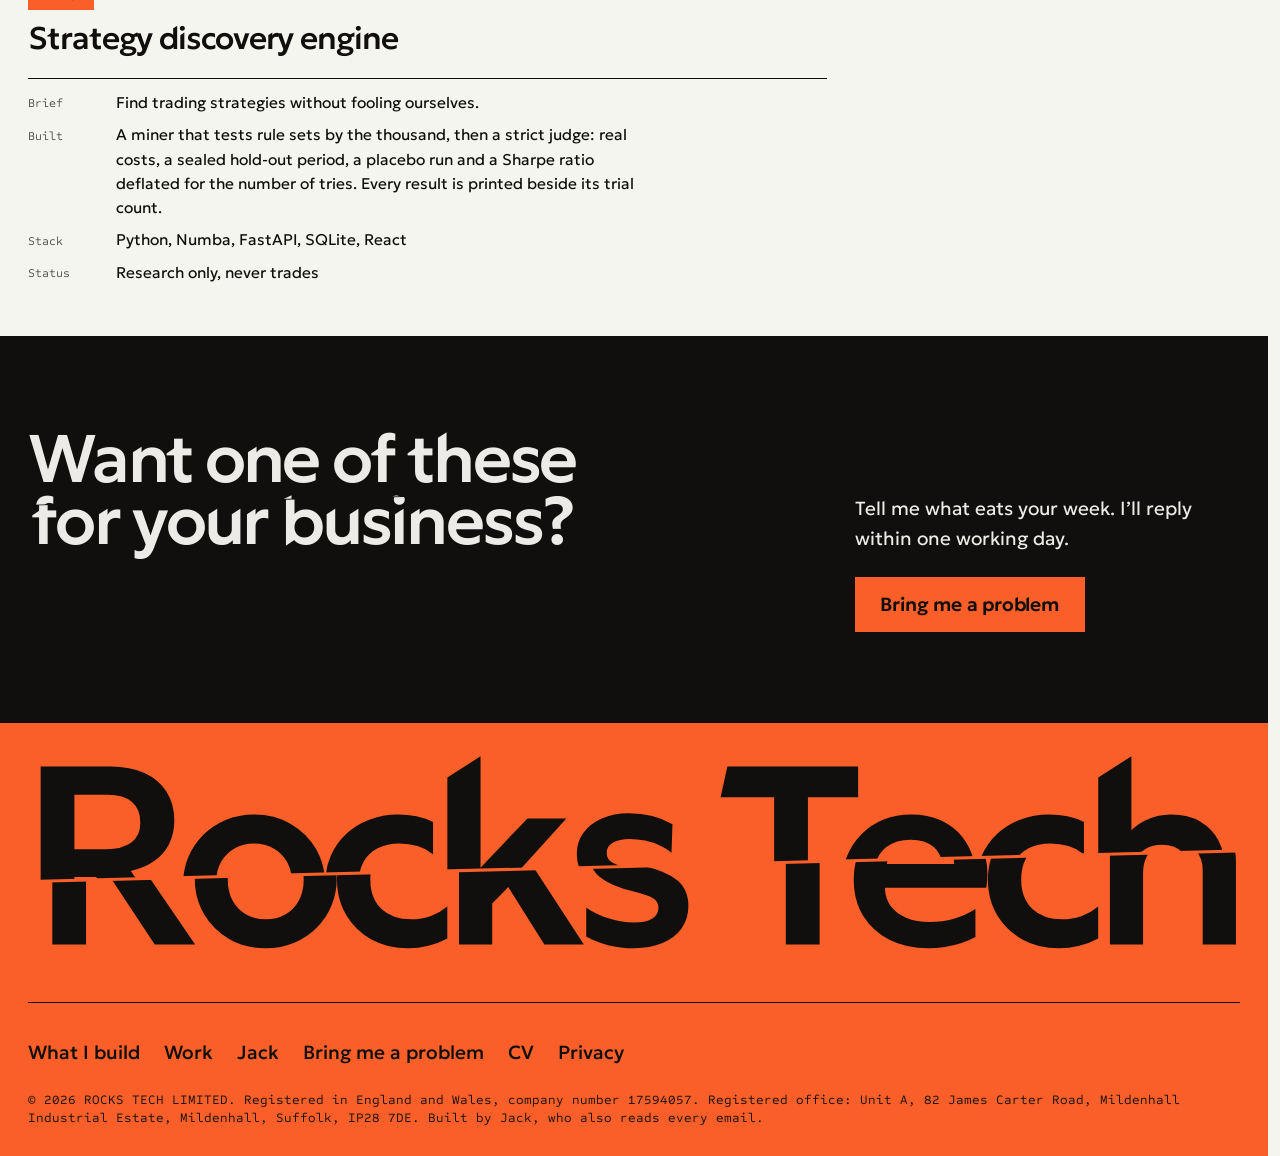
<file: work/index.html>
<!DOCTYPE html><!--4WnQPOtSzglgnzd0rBu14--><html lang="en-GB" class="__variable_658365 __variable_a052ec"><head><meta charSet="utf-8"/><meta name="viewport" content="width=device-width, initial-scale=1"/><link rel="preload" href="/_next/static/media/9c928a6496248693-s.p.woff2" as="font" crossorigin="" type="font/woff2"/><link rel="preload" href="/_next/static/media/afee475112777bbe-s.p.woff2" as="font" crossorigin="" type="font/woff2"/><link rel="preload" href="/_next/static/media/feaba55b4ba3a393-s.p.woff2" as="font" crossorigin="" type="font/woff2"/><link rel="preload" as="image" href="/work/mec-estimate.webp" imageSizes="(max-width: 820px) 100vw, 66vw" fetchPriority="high"/><link rel="stylesheet" href="/_next/static/css/b935d4261cab5a62.css" data-precedence="next"/><link rel="stylesheet" href="/_next/static/css/de4126bccca6785f.css" data-precedence="next"/><link rel="preload" as="script" fetchPriority="low" href="/_next/static/chunks/webpack-a70fb7eea1c93366.js"/><script src="/_next/static/chunks/4bd1b696-c023c6e3521b1417.js" async=""></script><script src="/_next/static/chunks/255-2aa030c9ba2867e3.js" async=""></script><script src="/_next/static/chunks/main-app-18824d2652946b76.js" async=""></script><script src="/_next/static/chunks/app/layout-437ef009a92e7a6f.js" async=""></script><script src="/_next/static/chunks/619-ba102abea3e3d0e4.js" async=""></script><script src="/_next/static/chunks/app/work/page-becd2c01d9fc2f27.js" async=""></script><meta name="next-size-adjust" content=""/><meta name="theme-color" content="#f5f5f0"/><title>Work: business tools, agents and websites | Rocks Tech</title><meta name="description" content="Business tools, an AI lead engine, websites and trading systems built by Jack Rockell. Clients unnamed, money figures removed."/><link rel="canonical" href="https://rockstech.uk/work/"/><meta property="og:title" content="Rocks Tech: software that does your quotes, chasing and paperwork"/><meta property="og:description" content="Rocks Tech builds software for owner-run UK firms that does the quoting, chasing and paperwork. Built by Jack Rockell, the person you talk to. First jobs from £650."/><meta property="og:locale" content="en_GB"/><meta property="og:type" content="website"/><meta name="twitter:card" content="summary"/><meta name="twitter:title" content="Rocks Tech: software that does your quotes, chasing and paperwork"/><meta name="twitter:description" content="Rocks Tech builds software for owner-run UK firms that does the quoting, chasing and paperwork. Built by Jack Rockell, the person you talk to. First jobs from £650."/><link rel="icon" href="/favicon.ico" type="image/x-icon" sizes="16x16"/><link rel="icon" href="/icon.svg?5b6c266c98080903" type="image/svg+xml" sizes="any"/><link rel="apple-touch-icon" href="/apple-icon.png?c208d0770ca3f7cc" type="image/png" sizes="180x180"/><script>(function(){var d=document.documentElement;if(!window.matchMedia('(prefers-reduced-motion: reduce)').matches){/* page motion is off: headings and photos are simply there. To bring it back, add the 'motion' class here. */setTimeout(function(){if(!window.__rtMotion)d.classList.remove('motion')},3000)}})()</script><script src="/_next/static/chunks/polyfills-42372ed130431b0a.js" noModule=""></script></head><body><div hidden=""><!--$--><!--/$--></div><svg width="0" height="0" aria-hidden="true" style="position:absolute"><defs><pattern id="lith-limestone" width="16" height="8" patternUnits="userSpaceOnUse"><g stroke-width="1"><path d="M0 .5H16M0 4.5H16M4 .5V4.5M12 4.5V8.5" stroke="currentColor" fill="none"></path></g></pattern><pattern id="lith-dolomite" width="16" height="8" patternUnits="userSpaceOnUse"><g stroke-width="1"><path d="M0 .5H16M0 4.5H16M3 .5L5 4.5M11 4.5L13 8.5" stroke="currentColor" fill="none"></path></g></pattern><pattern id="lith-shale" width="16" height="6" patternUnits="userSpaceOnUse"><g stroke-width="1"><path d="M1 1.5H7M9 1.5H15M5 4.5H11M13 4.5H16M0 4.5H3" stroke="currentColor" fill="none"></path></g></pattern><pattern id="lith-sandstone" width="14" height="14" patternUnits="userSpaceOnUse"><g stroke-width="1"><g fill="currentColor"><circle cx="2" cy="3" r=".9"></circle><circle cx="9" cy="1.5" r=".9"></circle><circle cx="5.5" cy="8" r=".9"></circle><circle cx="12" cy="9" r=".9"></circle><circle cx="1.5" cy="12" r=".9"></circle><circle cx="9" cy="12.5" r=".9"></circle></g></g></pattern><pattern id="lith-conglomerate" width="24" height="20" patternUnits="userSpaceOnUse"><g stroke-width="1"><g fill="none" stroke="currentColor"><ellipse cx="6" cy="5" rx="3.5" ry="2.5"></ellipse><ellipse cx="17" cy="9" rx="2.5" ry="2"></ellipse><ellipse cx="8" cy="15" rx="2" ry="1.6"></ellipse><ellipse cx="20" cy="17" rx="3" ry="2"></ellipse></g><g fill="currentColor"><circle cx="13" cy="3" r=".7"></circle><circle cx="2" cy="11" r=".7"></circle><circle cx="14" cy="15" r=".7"></circle></g></g></pattern><pattern id="lith-breccia" width="22" height="18" patternUnits="userSpaceOnUse"><g stroke-width="1"><path d="M2 3L7 2L5 7ZM12 5L18 4L16 9L13 8ZM4 12L9 11L8 16ZM15 13L20 14L17 17Z" stroke="currentColor" fill="none" stroke-linejoin="miter"></path></g></pattern><pattern id="lith-granite" width="18" height="18" patternUnits="userSpaceOnUse"><g stroke-width="1"><path d="M2 3H6M4 1V5M11 6L14 9M14 6L11 9M5 11H9M7 9V13M13 14H17M15 12V16M1 15L3 17" stroke="currentColor" fill="none"></path></g></pattern></defs></svg><header class="nb"><div class="nb-in"><a class="nb-home bar-home" aria-label="Rocks Tech, home" href="/"><span class="logo "><svg viewBox="6 4 96 92" class="logo-mark" fill="currentColor" aria-hidden="true"><defs><clipPath id="lm-bar-up"><path d="M0 0H110V37.75L0 70.75Z"></path></clipPath><clipPath id="lm-bar-down"><path d="M0 73.25L110 40.25V110H0Z"></path></clipPath></defs><path fill-rule="evenodd" d="M10 8H60L80 20V42L64 54L88 92H64L44 58H32V92H10ZM32 26V41H54L60 37V30L54 26Z" clip-path="url(#lm-bar-up)"></path><g class="lm-low"><g transform="translate(9.6 -2.9)"><path fill-rule="evenodd" d="M10 8H60L80 20V42L64 54L88 92H64L44 58H32V92H10ZM32 26V41H54L60 37V30L54 26Z" clip-path="url(#lm-bar-down)"></path></g></g></svg><span class="logo-word">Rocks<span class="logo-tech">Tech</span></span></span></a><nav class="nb-nav" aria-label="Main"><ul><li><a href="/#build">What I build</a></li><li><a href="/work/">Work</a></li><li><a href="/#jack">Jack</a></li></ul><details class="nb-menu"><summary>Menu</summary><ul><li><a href="/#build">What I build</a></li><li><a href="/work/">Work</a></li><li><a href="/#jack">Jack</a></li></ul></details></nav><a class="nb-cta" href="/#contact"><span class="nb-long">Bring me a problem</span><span class="nb-short">Let’s talk</span></a></div></header><main class="work"><section class="work-top" aria-labelledby="work-title"><h1 id="work-title" class="ft " data-text="What I’ve built" data-reveal=""><span class="ft-a">What I’ve built</span></h1><p class="lede">12<!-- --> projects: business tools, an AI lead engine, websites for local firms and trading desks.</p><p class="work-rules">Clients stay unnamed. Names inside the screenshots are changed, and money figures on the trading screens are painted out.</p><a class="button" href="/#contact">Bring me a problem</a><nav class="work-jump" aria-label="Jump to a section"><a href="#tools"><span class="key-chip"><svg class="swatch" aria-hidden="true" preserveAspectRatio="none"><rect width="100%" height="100%" fill="url(#lith-shale)"></rect></svg></span>Business tools</a><a href="#agents"><span class="key-chip"><svg class="swatch" aria-hidden="true" preserveAspectRatio="none"><rect width="100%" height="100%" fill="url(#lith-sandstone)"></rect></svg></span>Agents</a><a href="#websites"><span class="key-chip"><svg class="swatch" aria-hidden="true" preserveAspectRatio="none"><rect width="100%" height="100%" fill="url(#lith-conglomerate)"></rect></svg></span>Websites</a><a href="#trading"><span class="key-chip"><svg class="swatch" aria-hidden="true" preserveAspectRatio="none"><rect width="100%" height="100%" fill="url(#lith-breccia)"></rect></svg></span>Trading systems</a></nav></section><section id="tools" class="bed rule-top" aria-labelledby="tools-title"><div class="bed-head"><span class="bed-swatch"><svg class="swatch" aria-hidden="true" preserveAspectRatio="none"><rect width="100%" height="100%" fill="url(#lith-shale)"></rect></svg><span class="mono bed-rock">Shale</span></span><h2 id="tools-title" class="ft " data-text="Business tools" data-reveal=""><span class="ft-a">Business tools</span></h2><p>Software that takes the repeat work off a team.</p></div><article class="core" id="rt-w02" aria-labelledby="RT-W02-t"><div class="core-log"><p class="core-tag">RT-W02</p><h3 id="RT-W02-t">AI tender estimating</h3><p class="core-where">Mechanical and plumbing contractor, UK</p><dl><dt>Brief</dt><dd>Price gas, heating and hot water tenders in hours instead of days.</dd><dt>Built</dt><dd>It reads the tender pack, measures pipe runs from the drawings, prices from the firm’s own supplier lists and labour times, and drafts the RFI schedule. The AI only reads. Plain code does the sums, and every quote is checked line by line before it goes out.</dd><dt>Stack</dt><dd>Next.js, Supabase, Claude</dd><dt>Status</dt><dd>In use, invite only</dd></dl></div><figure class="tray" data-reveal=""><div class="tray-box"><img class="tray-desk" src="/work/mec-estimate.webp" width="1193" height="840" alt="Tender estimate screen for a sample boiler plant job, listing heating, gas and hot water items with quantities, materials, labour hours and totals" loading="eager" fetchPriority="high" decoding="async" sizes="(max-width: 820px) 100vw, 66vw"/></div><figcaption>Estimate for a sample tender. Names changed.</figcaption></figure></article><article class="core" id="rt-w03" aria-labelledby="RT-W03-t"><div class="core-log"><p class="core-tag">RT-W03</p><h3 id="RT-W03-t">Client operations for an accounting practice</h3><p class="core-where">Accounting practice, South East</p><dl><dt>Brief</dt><dd>Spot the clients who need attention before they become a problem.</dd><dt>Built</dt><dd>Client health scores, overdue workflows, chasing, onboarding and an analyst feed that flags patterns across the portfolio, sitting alongside Xero.</dd><dt>Stack</dt><dd>React, Vite</dd><dt>Status</dt><dd>Built for the practice</dd></dl></div><figure class="tray" data-reveal=""><div class="tray-box"><img class="tray-desk" src="/work/cleanos-ops.webp" width="1600" height="1000" alt="Client operations dashboard with health scores per client, overdue workflows and an analyst feed of flagged patterns" loading="lazy" decoding="async" sizes="(max-width: 820px) 100vw, 66vw"/></div><figcaption>Demo data. Names changed.</figcaption></figure></article><article class="core" id="rt-w04" aria-labelledby="RT-W04-t"><div class="core-log"><p class="core-tag">RT-W04</p><h3 id="RT-W04-t">CRM for commercial property brokers</h3><p class="core-where">Property brokerage, London and Dubai</p><dl><dt>Brief</dt><dd>Put deals, properties, applicants and calls in one place for a broker team.</dd><dt>Built</dt><dd>Properties on a board, deal submission, applicants, a dialler, calendar and portal leads flowing in from Zoopla and the firm’s website, with a white-label demo for each new client.</dd><dt>Stack</dt><dd>React, Express on AWS Lambda</dd><dt>Status</dt><dd>Platform and client demos</dd></dl></div><figure class="tray" data-reveal=""><div class="tray-box"><img class="tray-desk" src="/work/nexdesk-properties.webp" width="1600" height="1000" alt="Property CRM board with commercial units moving from prospecting to market appraisal to let available" loading="lazy" decoding="async" sizes="(max-width: 820px) 100vw, 66vw"/></div><figcaption>Demo workspace. Names changed.</figcaption></figure></article><article class="core" id="rt-w05" aria-labelledby="RT-W05-t"><div class="core-log"><p class="core-tag">RT-W05</p><h3 id="RT-W05-t">Back-office apps for a property group</h3><p class="core-where">Property services, Dubai</p><dl><dt>Brief</dt><dd>Give accounts, mortgages, conveyancing and HR their own tools on the same records.</dd><dt>Built</dt><dd>Four connected apps: invoicing and bank reconciliation, a mortgage case tracker, a nine-stage conveyancing pipeline and staff leave.</dd><dt>Stack</dt><dd>React, Vite, Tailwind</dd><dt>Status</dt><dd>Prototypes</dd></dl></div><figure class="tray" data-reveal=""><div class="tray-box"><img class="tray-desk" src="/work/portal-mortgage.webp" width="1600" height="1000" alt="Mortgage case tracker showing recent leads, active cases and bank submissions on sample data" loading="lazy" decoding="async" sizes="(max-width: 820px) 100vw, 66vw"/></div><figcaption>Sample data. Names changed.</figcaption></figure></article></section><section id="agents" class="bed rule-top" aria-labelledby="agents-title"><div class="bed-head"><span class="bed-swatch"><svg class="swatch" aria-hidden="true" preserveAspectRatio="none"><rect width="100%" height="100%" fill="url(#lith-sandstone)"></rect></svg><span class="mono bed-rock">Sandstone</span></span><h2 id="agents-title" class="ft " data-text="Agents" data-reveal=""><span class="ft-a">Agents</span></h2><p>Software that does the reading and chasing for a team.</p></div><article class="core" id="rt-w06" aria-labelledby="RT-W06-t"><div class="core-log"><p class="core-tag">RT-W06</p><h3 id="RT-W06-t">Lead engine for a calling team</h3><dl><dt>Brief</dt><dd>Get callers to the right business with something useful to say, then log what happened.</dd><dt>Built</dt><dd>It imports and scores leads, writes a short brief on each business with the gaps worth raising, and drafts the first message. Call mode walks the caller down the list, one tap per outcome, with recordings and transcripts synced from the dialler.</dd><dt>Stack</dt><dd>Next.js, AWS, Claude</dd><dt>Status</dt><dd>Internal tool</dd></dl></div><figure class="tray" data-reveal=""><div class="tray-box"><img class="tray-desk" src="/work/lead-call.webp" width="1600" height="933" alt="Call mode for a sample joinery lead: who to call, an AI business summary, pain signals and one-tap outcome buttons" loading="lazy" decoding="async" sizes="(max-width: 820px) 100vw, 66vw"/></div><figcaption>Fictional leads, Ofcom drama numbers.</figcaption></figure></article></section><section id="websites" class="bed rule-top" aria-labelledby="websites-title"><div class="bed-head"><span class="bed-swatch"><svg class="swatch" aria-hidden="true" preserveAspectRatio="none"><rect width="100%" height="100%" fill="url(#lith-conglomerate)"></rect></svg><span class="mono bed-rock">Conglomerate</span></span><h2 id="websites-title" class="ft " data-text="Websites" data-reveal=""><span class="ft-a">Websites</span></h2><p>Sites for trades and local firms, each built around one idea from the business.</p></div><article class="core" id="rt-w07" aria-labelledby="RT-W07-t"><div class="core-log"><p class="core-tag">RT-W07</p><h3 id="RT-W07-t">Bathroom installers</h3><p class="core-where">Buckinghamshire and Oxfordshire</p><dl><dt>Brief</dt><dd>Look like the high-end fitter they are, and get quote requests from the right homes.</dd><dt>Built</dt><dd>A dark, quiet site built around the finished rooms, with a call and quote bar that stays put on phones.</dd><dt>Stack</dt><dd>Next.js</dd><dt>Status</dt><dd>Live</dd></dl></div><figure class="tray" data-reveal=""><div class="tray-box has-phone"><img class="tray-desk" src="/work/site-bathrooms.webp" width="1600" height="1000" alt="Bathroom installer’s home page, a dark screen with a pale stone wordmark" loading="lazy" decoding="async" sizes="(max-width: 820px) 100vw, 66vw"/><img class="tray-phone" src="/work/site-bathrooms-m.webp" width="600" height="1298" alt="The same site on a phone, with call and quote buttons fixed at the bottom" loading="lazy" decoding="async" sizes="(max-width: 820px) 40vw, 14vw"/></div><figcaption>Name changed in the screenshot.</figcaption></figure></article><article class="core" id="rt-w08" aria-labelledby="RT-W08-t"><div class="core-log"><p class="core-tag">RT-W08</p><h3 id="RT-W08-t">Village pub</h3><p class="core-where">Oxfordshire</p><dl><dt>Brief</dt><dd>Get people to the menu, the events and the door.</dd><dt>Built</dt><dd>The garden photo does the talking, the menu sits one tap from the top, and the week’s events run under the hero.</dd><dt>Stack</dt><dd>HTML, CSS</dd><dt>Status</dt><dd>Live</dd></dl></div><figure class="tray" data-reveal=""><div class="tray-box has-phone"><img class="tray-desk" src="/work/site-pub.webp" width="1600" height="1000" alt="Pub home page with a large serif name over a photo of the beer garden" loading="lazy" decoding="async" sizes="(max-width: 820px) 100vw, 66vw"/><img class="tray-phone" src="/work/site-pub-m.webp" width="600" height="1298" alt="The pub site on a phone, with menu and directions buttons" loading="lazy" decoding="async" sizes="(max-width: 820px) 40vw, 14vw"/></div><figcaption>Name changed in the screenshot.</figcaption></figure></article><article class="core" id="rt-w09" aria-labelledby="RT-W09-t"><div class="core-log"><p class="core-tag">RT-W09</p><h3 id="RT-W09-t">Creative studio</h3><p class="core-where">Brackley, Northamptonshire</p><dl><dt>Brief</dt><dd>Show a one-person studio doing social, design, print, websites and events as one offer.</dd><dt>Built</dt><dd>A dark, type-led site over the studio’s own photography, plus an events page that sells single and bulk tickets through Stripe at a lower fee than the old ticket supplier.</dd><dt>Stack</dt><dd>Next.js, Stripe</dd><dt>Status</dt><dd>Live</dd></dl></div><figure class="tray" data-reveal=""><div class="tray-box has-phone"><img class="tray-desk" src="/work/site-studio.webp" width="1600" height="1000" alt="Creative studio home page with a large white headline over a dark photo" loading="lazy" decoding="async" sizes="(max-width: 820px) 100vw, 66vw"/><img class="tray-phone" src="/work/site-studio-m.webp" width="600" height="1298" alt="The studio site on a phone" loading="lazy" decoding="async" sizes="(max-width: 820px) 40vw, 14vw"/></div><figcaption>Name changed in the screenshot. Client logos in the photo blurred.</figcaption></figure></article><article class="core" id="rt-w10" aria-labelledby="RT-W10-t"><div class="core-log"><p class="core-tag">RT-W10</p><h3 id="RT-W10-t">High-voltage battery safety consultancy</h3><p class="core-where">Motorsport, UK</p><dl><dt>Brief</dt><dd>Explain a narrow, technical service to engineering teams, and get the call.</dd><dt>Built</dt><dd>Fourteen pages written for engineers, laid out like drawing sheets, with the credentials up front and a direct line to the consultant.</dd><dt>Stack</dt><dd>Next.js</dd><dt>Status</dt><dd>In review</dd></dl></div><figure class="tray" data-reveal=""><div class="tray-box has-phone"><img class="tray-desk" src="/work/site-consultancy.webp" width="1600" height="1000" alt="Battery safety consultancy home page in blue and white, with the headline and four fact panels" loading="lazy" decoding="async" sizes="(max-width: 820px) 100vw, 66vw"/><img class="tray-phone" src="/work/site-consultancy-m.webp" width="600" height="1298" alt="The consultancy site on a phone" loading="lazy" decoding="async" sizes="(max-width: 820px) 40vw, 14vw"/></div><figcaption>Names changed in the screenshot.</figcaption></figure></article><article class="core" id="rt-w11" aria-labelledby="RT-W11-t"><div class="core-log"><p class="core-tag">RT-W11</p><h3 id="RT-W11-t">Estate agent</h3><p class="core-where">Milton Keynes</p><dl><dt>Brief</dt><dd>Get buyers into the listings and sellers to book a valuation.</dd><dt>Built</dt><dd>The agency name set big like a sale board over a real listing photo, homes counted by area, and 21 pages covering buying, letting, fees and complaints.</dd><dt>Stack</dt><dd>Next.js</dd><dt>Status</dt><dd>In review</dd></dl></div><figure class="tray" data-reveal=""><div class="tray-box has-phone"><img class="tray-desk" src="/work/site-agent.webp" width="1600" height="1000" alt="Estate agent home page with the agency name in huge letters over a photo of a brick mill house" loading="lazy" decoding="async" sizes="(max-width: 820px) 100vw, 66vw"/><img class="tray-phone" src="/work/site-agent-m.webp" width="600" height="1298" alt="The estate agent site on a phone, with buy, let and sell tabs" loading="lazy" decoding="async" sizes="(max-width: 820px) 40vw, 14vw"/></div><figcaption>Names changed in the screenshot.</figcaption></figure></article><article class="core" id="rt-w12" aria-labelledby="RT-W12-t"><div class="core-log"><p class="core-tag">RT-W12</p><h3 id="RT-W12-t">Dog walking and pet care</h3><p class="core-where">Northamptonshire</p><dl><dt>Brief</dt><dd>Show the prices straight away and make booking a message away.</dd><dt>Built</dt><dd>The owner’s own price list became the hero, set like a show schedule, with WhatsApp and call buttons on every screen.</dd><dt>Stack</dt><dd>Next.js</dd><dt>Status</dt><dd>Live</dd></dl></div><figure class="tray" data-reveal=""><div class="tray-box has-phone"><img class="tray-desk" src="/work/site-petcare.webp" width="1600" height="1000" alt="Pet care home page with a rainbow mark, the headline and a fees table beside it" loading="lazy" decoding="async" sizes="(max-width: 820px) 100vw, 66vw"/><img class="tray-phone" src="/work/site-petcare-m.webp" width="600" height="1298" alt="The pet care site on a phone, with WhatsApp and call buttons" loading="lazy" decoding="async" sizes="(max-width: 820px) 40vw, 14vw"/></div><figcaption>Names and numbers changed in the screenshot.</figcaption></figure></article></section><section id="trading" class="bed rule-top" aria-labelledby="trading-title"><div class="bed-head"><span class="bed-swatch"><svg class="swatch" aria-hidden="true" preserveAspectRatio="none"><rect width="100%" height="100%" fill="url(#lith-breccia)"></rect></svg><span class="mono bed-rock">Breccia</span></span><h2 id="trading-title" class="ft " data-text="Trading systems" data-reveal=""><span class="ft-a">Trading systems</span></h2><p>Desks and research tools for trading real money.</p></div><article class="core no-shot" id="rt-w01" aria-labelledby="RT-W01-t"><div class="core-log"><p class="core-tag">RT-W01</p><h3 id="RT-W01-t">Strategy discovery engine</h3><dl><dt>Brief</dt><dd>Find trading strategies without fooling ourselves.</dd><dt>Built</dt><dd>A miner that tests rule sets by the thousand, then a strict judge: real costs, a sealed hold-out period, a placebo run and a Sharpe ratio deflated for the number of tries. Every result is printed beside its trial count.</dd><dt>Stack</dt><dd>Python, Numba, FastAPI, SQLite, React</dd><dt>Status</dt><dd>Research only, never trades</dd></dl></div></article></section><section class="work-end rule-top ink" aria-labelledby="end-title"><h2 id="end-title" class="ft " data-text="Want one of these for your business?" data-reveal=""><span class="ft-a">Want one of these for your business?</span></h2><p>Tell me what eats your week. I’ll reply within one working day.</p><a class="button" href="/#contact">Bring me a problem</a></section></main><footer class="foot rule-top"><p class="ft foot-word" data-text="Rocks Tech" data-reveal=""><span class="ft-a">Rocks Tech</span></p><div class="foot-row"><nav aria-label="Footer"><a href="/#build">What I build</a><a href="/work/">Work</a><a href="/#jack">Jack</a><a href="/#contact">Bring me a problem</a><a href="/cv/">CV</a><a href="/privacy/">Privacy</a></nav><p class="foot-legal">© 2026 ROCKS TECH LIMITED. Registered in England and Wales, company number 17594057. Registered office: Unit A, 82 James Carter Road, Mildenhall Industrial Estate, Mildenhall, Suffolk, IP28 7DE. Built by Jack, who also reads every email.</p></div></footer><!--$--><!--/$--><script src="/_next/static/chunks/webpack-a70fb7eea1c93366.js" id="_R_" async=""></script><script>(self.__next_f=self.__next_f||[]).push([0])</script><script>self.__next_f.push([1,"1:\"$Sreact.fragment\"\n2:I[9766,[],\"\"]\n3:I[8924,[],\"\"]\n4:I[8687,[\"177\",\"static/chunks/app/layout-437ef009a92e7a6f.js\"],\"Motion\"]\nd:I[7150,[],\"\"]\n:HL[\"/_next/static/media/9c928a6496248693-s.p.woff2\",\"font\",{\"crossOrigin\":\"\",\"type\":\"font/woff2\"}]\n:HL[\"/_next/static/media/afee475112777bbe-s.p.woff2\",\"font\",{\"crossOrigin\":\"\",\"type\":\"font/woff2\"}]\n:HL[\"/_next/static/media/feaba55b4ba3a393-s.p.woff2\",\"font\",{\"crossOrigin\":\"\",\"type\":\"font/woff2\"}]\n:HL[\"/_next/static/css/b935d4261cab5a62.css\",\"style\"]\n:HL[\"/_next/static/css/de4126bccca6785f.css\",\"style\"]\n"])</script><script>self.__next_f.push([1,"0:{\"P\":null,\"b\":\"4WnQPOtSzglgnzd0rBu14\",\"p\":\"\",\"c\":[\"\",\"work\",\"\"],\"i\":false,\"f\":[[[\"\",{\"children\":[\"work\",{\"children\":[\"__PAGE__\",{}]}]},\"$undefined\",\"$undefined\",true],[\"\",[\"$\",\"$1\",\"c\",{\"children\":[[[\"$\",\"link\",\"0\",{\"rel\":\"stylesheet\",\"href\":\"/_next/static/css/b935d4261cab5a62.css\",\"precedence\":\"next\",\"crossOrigin\":\"$undefined\",\"nonce\":\"$undefined\"}]],[\"$\",\"html\",null,{\"lang\":\"en-GB\",\"className\":\"__variable_658365 __variable_a052ec\",\"suppressHydrationWarning\":true,\"children\":[[\"$\",\"head\",null,{\"children\":[\"$\",\"script\",null,{\"dangerouslySetInnerHTML\":{\"__html\":\"(function(){var d=document.documentElement;if(!window.matchMedia('(prefers-reduced-motion: reduce)').matches){/* page motion is off: headings and photos are simply there. To bring it back, add the 'motion' class here. */setTimeout(function(){if(!window.__rtMotion)d.classList.remove('motion')},3000)}})()\"}}]}],[\"$\",\"body\",null,{\"children\":[[\"$\",\"$L2\",null,{\"parallelRouterKey\":\"children\",\"error\":\"$undefined\",\"errorStyles\":\"$undefined\",\"errorScripts\":\"$undefined\",\"template\":[\"$\",\"$L3\",null,{}],\"templateStyles\":\"$undefined\",\"templateScripts\":\"$undefined\",\"notFound\":[[[\"$\",\"title\",null,{\"children\":\"404: This page could not be found.\"}],[\"$\",\"div\",null,{\"style\":{\"fontFamily\":\"system-ui,\\\"Segoe UI\\\",Roboto,Helvetica,Arial,sans-serif,\\\"Apple Color Emoji\\\",\\\"Segoe UI Emoji\\\"\",\"height\":\"100vh\",\"textAlign\":\"center\",\"display\":\"flex\",\"flexDirection\":\"column\",\"alignItems\":\"center\",\"justifyContent\":\"center\"},\"children\":[\"$\",\"div\",null,{\"children\":[[\"$\",\"style\",null,{\"dangerouslySetInnerHTML\":{\"__html\":\"body{color:#000;background:#fff;margin:0}.next-error-h1{border-right:1px solid rgba(0,0,0,.3)}@media (prefers-color-scheme:dark){body{color:#fff;background:#000}.next-error-h1{border-right:1px solid rgba(255,255,255,.3)}}\"}}],[\"$\",\"h1\",null,{\"className\":\"next-error-h1\",\"style\":{\"display\":\"inline-block\",\"margin\":\"0 20px 0 0\",\"padding\":\"0 23px 0 0\",\"fontSize\":24,\"fontWeight\":500,\"verticalAlign\":\"top\",\"lineHeight\":\"49px\"},\"children\":404}],[\"$\",\"div\",null,{\"style\":{\"display\":\"inline-block\"},\"children\":[\"$\",\"h2\",null,{\"style\":{\"fontSize\":14,\"fontWeight\":400,\"lineHeight\":\"49px\",\"margin\":0},\"children\":\"This page could not be found.\"}]}]]}]}]],[]],\"forbidden\":\"$undefined\",\"unauthorized\":\"$undefined\"}],[\"$\",\"$L4\",null,{}]]}]]}]]}],{\"children\":[\"work\",[\"$\",\"$1\",\"c\",{\"children\":[null,[\"$\",\"$L2\",null,{\"parallelRouterKey\":\"children\",\"error\":\"$undefined\",\"errorStyles\":\"$undefined\",\"errorScripts\":\"$undefined\",\"template\":[\"$\",\"$L3\",null,{}],\"templateStyles\":\"$undefined\",\"templateScripts\":\"$undefined\",\"notFound\":\"$undefined\",\"forbidden\":\"$undefined\",\"unauthorized\":\"$undefined\"}]]}],{\"children\":[\"__PAGE__\",[\"$\",\"$1\",\"c\",{\"children\":[[[\"$\",\"svg\",null,{\"width\":\"0\",\"height\":\"0\",\"aria-hidden\":\"true\",\"style\":{\"position\":\"absolute\"},\"children\":[\"$\",\"defs\",null,{\"children\":[[\"$\",\"pattern\",\"limestone\",{\"id\":\"lith-limestone\",\"width\":16,\"height\":8,\"patternUnits\":\"userSpaceOnUse\",\"patternTransform\":\"$undefined\",\"children\":[\"$\",\"g\",null,{\"strokeWidth\":1,\"children\":[\"$\",\"path\",null,{\"d\":\"M0 .5H16M0 4.5H16M4 .5V4.5M12 4.5V8.5\",\"stroke\":\"currentColor\",\"fill\":\"none\"}]}]}],[\"$\",\"pattern\",\"dolomite\",{\"id\":\"lith-dolomite\",\"width\":16,\"height\":8,\"patternUnits\":\"userSpaceOnUse\",\"patternTransform\":\"$undefined\",\"children\":[\"$\",\"g\",null,{\"strokeWidth\":1,\"children\":[\"$\",\"path\",null,{\"d\":\"M0 .5H16M0 4.5H16M3 .5L5 4.5M11 4.5L13 8.5\",\"stroke\":\"currentColor\",\"fill\":\"none\"}]}]}],[\"$\",\"pattern\",\"shale\",{\"id\":\"lith-shale\",\"width\":16,\"height\":6,\"patternUnits\":\"userSpaceOnUse\",\"patternTransform\":\"$undefined\",\"children\":[\"$\",\"g\",null,{\"strokeWidth\":1,\"children\":[\"$\",\"path\",null,{\"d\":\"M1 1.5H7M9 1.5H15M5 4.5H11M13 4.5H16M0 4.5H3\",\"stroke\":\"currentColor\",\"fill\":\"none\"}]}]}],[\"$\",\"pattern\",\"sandstone\",{\"id\":\"lith-sandstone\",\"width\":14,\"height\":14,\"patternUnits\":\"userSpaceOnUse\",\"patternTransform\":\"$undefined\",\"children\":[\"$\",\"g\",null,{\"strokeWidth\":1,\"children\":[\"$\",\"g\",null,{\"fill\":\"currentColor\",\"children\":[[\"$\",\"circle\",null,{\"cx\":\"2\",\"cy\":\"3\",\"r\":\".9\"}],[\"$\",\"circle\",null,{\"cx\":\"9\",\"cy\":\"1.5\",\"r\":\".9\"}],[\"$\",\"circle\",null,{\"cx\":\"5.5\",\"cy\":\"8\",\"r\":\".9\"}],[\"$\",\"circle\",null,{\"cx\":\"12\",\"cy\":\"9\",\"r\":\".9\"}],[\"$\",\"circle\",null,{\"cx\":\"1.5\",\"cy\":\"12\",\"r\":\".9\"}],[\"$\",\"circle\",null,{\"cx\":\"9\",\"cy\":\"12.5\",\"r\":\".9\"}]]}]}]}],[\"$\",\"pattern\",\"conglomerate\",{\"id\":\"lith-conglomerate\",\"width\":24,\"height\":20,\"patternUnits\":\"userSpaceOnUse\",\"patternTransform\":\"$undefined\",\"children\":[\"$\",\"g\",null,{\"strokeWidth\":1,\"children\":[[\"$\",\"g\",null,{\"fill\":\"none\",\"stroke\":\"currentColor\",\"children\":[[\"$\",\"ellipse\",null,{\"cx\":\"6\",\"cy\":\"5\",\"rx\":\"3.5\",\"ry\":\"2.5\"}],[\"$\",\"ellipse\",null,{\"cx\":\"17\",\"cy\":\"9\",\"rx\":\"2.5\",\"ry\":\"2\"}],[\"$\",\"ellipse\",null,{\"cx\":\"8\",\"cy\":\"15\",\"rx\":\"2\",\"ry\":\"1.6\"}],[\"$\",\"ellipse\",null,{\"cx\":\"20\",\"cy\":\"17\",\"rx\":\"3\",\"ry\":\"2\"}]]}],[\"$\",\"g\",null,{\"fill\":\"currentColor\",\"children\":[[\"$\",\"circle\",null,{\"cx\":\"13\",\"cy\":\"3\",\"r\":\".7\"}],[\"$\",\"circle\",null,{\"cx\":\"2\",\"cy\":\"11\",\"r\":\".7\"}],[\"$\",\"circle\",null,{\"cx\":\"14\",\"cy\":\"15\",\"r\":\".7\"}]]}]]}]}],[\"$\",\"pattern\",\"breccia\",{\"id\":\"lith-breccia\",\"width\":22,\"height\":18,\"patternUnits\":\"userSpaceOnUse\",\"patternTransform\":\"$undefined\",\"children\":\"$L5\"}],\"$L6\"]}]}],\"$L7\",\"$L8\",\"$L9\"],[\"$La\"],\"$Lb\"]}],{},null,false]},null,false]},null,false],\"$Lc\",false]],\"m\":\"$undefined\",\"G\":[\"$d\",[]],\"s\":false,\"S\":true}\n"])</script><script>self.__next_f.push([1,"e:I[2619,[\"619\",\"static/chunks/619-ba102abea3e3d0e4.js\",\"246\",\"static/chunks/app/work/page-becd2c01d9fc2f27.js\"],\"\"]\n19:I[4431,[],\"OutletBoundary\"]\n1b:I[5278,[],\"AsyncMetadataOutlet\"]\n1d:I[4431,[],\"ViewportBoundary\"]\n1f:I[4431,[],\"MetadataBoundary\"]\n20:\"$Sreact.suspense\"\n5:[\"$\",\"g\",null,{\"strokeWidth\":1,\"children\":[\"$\",\"path\",null,{\"d\":\"M2 3L7 2L5 7ZM12 5L18 4L16 9L13 8ZM4 12L9 11L8 16ZM15 13L20 14L17 17Z\",\"stroke\":\"currentColor\",\"fill\":\"none\",\"strokeLinejoin\":\"miter\"}]}]\n6:[\"$\",\"pattern\",\"granite\",{\"id\":\"lith-granite\",\"width\":18,\"height\":18,\"patternUnits\":\"userSpaceOnUse\",\"patternTransform\":\"$undefined\",\"children\":[\"$\",\"g\",null,{\"strokeWidth\":1,\"children\":[\"$\",\"path\",null,{\"d\":\"M2 3H6M4 1V5M11 6L14 9M14 6L11 9M5 11H9M7 9V13M13 14H17M15 12V16M1 15L3 17\",\"stroke\":\"currentColor\",\"fill\":\"none\"}]}]}]\n"])</script><script>self.__next_f.push([1,"7:[\"$\",\"header\",null,{\"className\":\"nb\",\"children\":[\"$\",\"div\",null,{\"className\":\"nb-in\",\"children\":[[\"$\",\"$Le\",null,{\"href\":\"/\",\"className\":\"nb-home bar-home\",\"aria-label\":\"Rocks Tech, home\",\"children\":[\"$\",\"span\",null,{\"className\":\"logo \",\"children\":[[\"$\",\"svg\",null,{\"viewBox\":\"6 4 96 92\",\"className\":\"logo-mark\",\"fill\":\"currentColor\",\"role\":\"$undefined\",\"aria-hidden\":true,\"children\":[null,[\"$\",\"defs\",null,{\"children\":[[\"$\",\"clipPath\",null,{\"id\":\"lm-bar-up\",\"children\":[\"$\",\"path\",null,{\"d\":\"M0 0H110V37.75L0 70.75Z\"}]}],[\"$\",\"clipPath\",null,{\"id\":\"lm-bar-down\",\"children\":[\"$\",\"path\",null,{\"d\":\"M0 73.25L110 40.25V110H0Z\"}]}]]}],[\"$\",\"path\",null,{\"fillRule\":\"evenodd\",\"d\":\"M10 8H60L80 20V42L64 54L88 92H64L44 58H32V92H10ZM32 26V41H54L60 37V30L54 26Z\",\"clipPath\":\"url(#lm-bar-up)\"}],[\"$\",\"g\",null,{\"className\":\"lm-low\",\"children\":[\"$\",\"g\",null,{\"transform\":\"translate(9.6 -2.9)\",\"children\":[\"$\",\"path\",null,{\"fillRule\":\"evenodd\",\"d\":\"M10 8H60L80 20V42L64 54L88 92H64L44 58H32V92H10ZM32 26V41H54L60 37V30L54 26Z\",\"clipPath\":\"url(#lm-bar-down)\"}]}]}]]}],[\"$\",\"span\",null,{\"className\":\"logo-word\",\"children\":[\"Rocks\",[\"$\",\"span\",null,{\"className\":\"logo-tech\",\"children\":\"Tech\"}]]}]]}]}],[\"$\",\"nav\",null,{\"className\":\"nb-nav\",\"aria-label\":\"Main\",\"children\":[[\"$\",\"ul\",null,{\"children\":[[\"$\",\"li\",\"/#build\",{\"children\":[\"$\",\"a\",null,{\"href\":\"/#build\",\"children\":\"What I build\"}]}],[\"$\",\"li\",\"/work/\",{\"children\":[\"$\",\"a\",null,{\"href\":\"/work/\",\"children\":\"Work\"}]}],[\"$\",\"li\",\"/#jack\",{\"children\":[\"$\",\"a\",null,{\"href\":\"/#jack\",\"children\":\"Jack\"}]}]]}],[\"$\",\"details\",null,{\"className\":\"nb-menu\",\"children\":[[\"$\",\"summary\",null,{\"children\":\"Menu\"}],[\"$\",\"ul\",null,{\"children\":[[\"$\",\"li\",\"/#build\",{\"children\":[\"$\",\"a\",null,{\"href\":\"/#build\",\"children\":\"What I build\"}]}],[\"$\",\"li\",\"/work/\",{\"children\":[\"$\",\"a\",null,{\"href\":\"/work/\",\"children\":\"Work\"}]}],[\"$\",\"li\",\"/#jack\",{\"children\":[\"$\",\"a\",null,{\"href\":\"/#jack\",\"children\":\"Jack\"}]}]]}]]}]]}],[\"$\",\"$Le\",null,{\"href\":\"/#contact\",\"className\":\"nb-cta\",\"children\":[[\"$\",\"span\",null,{\"className\":\"nb-long\",\"children\":\"Bring me a problem\"}],[\"$\",\"span\",null,{\"className\":\"nb-short\",\"children\":\"Let’s talk\"}]]}]]}]}]\n"])</script><script>self.__next_f.push([1,"8:[\"$\",\"main\",null,{\"className\":\"work\",\"children\":[[\"$\",\"section\",null,{\"className\":\"work-top\",\"aria-labelledby\":\"work-title\",\"children\":[[\"$\",\"h1\",null,{\"id\":\"work-title\",\"className\":\"ft \",\"data-text\":\"What I’ve built\",\"data-reveal\":\"\",\"children\":[\"$\",\"span\",null,{\"className\":\"ft-a\",\"children\":\"What I’ve built\"}]}],[\"$\",\"p\",null,{\"className\":\"lede\",\"children\":[12,\" projects: business tools, an AI lead engine, websites for local firms and trading desks.\"]}],[\"$\",\"p\",null,{\"className\":\"work-rules\",\"children\":\"Clients stay unnamed. Names inside the screenshots are changed, and money figures on the trading screens are painted out.\"}],[\"$\",\"$Le\",null,{\"className\":\"button\",\"href\":\"/#contact\",\"children\":\"Bring me a problem\"}],[\"$\",\"nav\",null,{\"className\":\"work-jump\",\"aria-label\":\"Jump to a section\",\"children\":[[\"$\",\"a\",\"tools\",{\"href\":\"#tools\",\"children\":[[\"$\",\"span\",null,{\"className\":\"key-chip\",\"children\":[\"$\",\"svg\",null,{\"className\":\"swatch\",\"aria-hidden\":\"true\",\"preserveAspectRatio\":\"none\",\"children\":[\"$\",\"rect\",null,{\"width\":\"100%\",\"height\":\"100%\",\"fill\":\"url(#lith-shale)\"}]}]}],\"Business tools\"]}],[\"$\",\"a\",\"agents\",{\"href\":\"#agents\",\"children\":[[\"$\",\"span\",null,{\"className\":\"key-chip\",\"children\":[\"$\",\"svg\",null,{\"className\":\"swatch\",\"aria-hidden\":\"true\",\"preserveAspectRatio\":\"none\",\"children\":[\"$\",\"rect\",null,{\"width\":\"100%\",\"height\":\"100%\",\"fill\":\"url(#lith-sandstone)\"}]}]}],\"Agents\"]}],[\"$\",\"a\",\"websites\",{\"href\":\"#websites\",\"children\":[[\"$\",\"span\",null,{\"className\":\"key-chip\",\"children\":[\"$\",\"svg\",null,{\"className\":\"swatch\",\"aria-hidden\":\"true\",\"preserveAspectRatio\":\"none\",\"children\":[\"$\",\"rect\",null,{\"width\":\"100%\",\"height\":\"100%\",\"fill\":\"url(#lith-conglomerate)\"}]}]}],\"Websites\"]}],[\"$\",\"a\",\"trading\",{\"href\":\"#trading\",\"children\":[[\"$\",\"span\",null,{\"className\":\"key-chip\",\"children\":[\"$\",\"svg\",null,{\"className\":\"swatch\",\"aria-hidden\":\"true\",\"preserveAspectRatio\":\"none\",\"children\":[\"$\",\"rect\",null,{\"width\":\"100%\",\"height\":\"100%\",\"fill\":\"url(#lith-breccia)\"}]}]}],\"Trading systems\"]}]]}]]}],[[\"$\",\"section\",\"tools\",{\"id\":\"tools\",\"className\":\"bed rule-top\",\"aria-labelledby\":\"tools-title\",\"children\":[[\"$\",\"div\",null,{\"className\":\"bed-head\",\"children\":[[\"$\",\"span\",null,{\"className\":\"bed-swatch\",\"children\":[[\"$\",\"svg\",null,{\"className\":\"swatch\",\"aria-hidden\":\"true\",\"preserveAspectRatio\":\"none\",\"children\":[\"$\",\"rect\",null,{\"width\":\"100%\",\"height\":\"100%\",\"fill\":\"url(#lith-shale)\"}]}],[\"$\",\"span\",null,{\"className\":\"mono bed-rock\",\"children\":\"Shale\"}]]}],[\"$\",\"h2\",null,{\"id\":\"tools-title\",\"className\":\"ft \",\"data-text\":\"Business tools\",\"data-reveal\":\"\",\"children\":[\"$\",\"span\",null,{\"className\":\"ft-a\",\"children\":\"Business tools\"}]}],[\"$\",\"p\",null,{\"children\":\"Software that takes the repeat work off a team.\"}]]}],[[\"$\",\"article\",\"RT-W02\",{\"className\":\"core\",\"id\":\"rt-w02\",\"aria-labelledby\":\"RT-W02-t\",\"children\":[[\"$\",\"div\",null,{\"className\":\"core-log\",\"children\":[[\"$\",\"p\",null,{\"className\":\"core-tag\",\"children\":\"RT-W02\"}],[\"$\",\"h3\",null,{\"id\":\"RT-W02-t\",\"children\":\"AI tender estimating\"}],[\"$\",\"p\",null,{\"className\":\"core-where\",\"children\":\"Mechanical and plumbing contractor, UK\"}],[\"$\",\"dl\",null,{\"children\":[[\"$\",\"dt\",null,{\"children\":\"Brief\"}],[\"$\",\"dd\",null,{\"children\":\"Price gas, heating and hot water tenders in hours instead of days.\"}],[\"$\",\"dt\",null,{\"children\":\"Built\"}],[\"$\",\"dd\",null,{\"children\":\"It reads the tender pack, measures pipe runs from the drawings, prices from the firm’s own supplier lists and labour times, and drafts the RFI schedule. The AI only reads. Plain code does the sums, and every quote is checked line by line before it goes out.\"}],[\"$\",\"dt\",null,{\"children\":\"Stack\"}],[\"$\",\"dd\",null,{\"children\":\"Next.js, Supabase, Claude\"}],[\"$\",\"dt\",null,{\"children\":\"Status\"}],[\"$\",\"dd\",null,{\"children\":\"In use, invite only\"}]]}]]}],[\"$\",\"figure\",null,{\"className\":\"tray\",\"data-reveal\":\"\",\"children\":[[\"$\",\"div\",null,{\"className\":\"tray-box\",\"children\":[[\"$\",\"img\",null,{\"className\":\"tray-desk\",\"src\":\"/work/mec-estimate.webp\",\"width\":1193,\"height\":840,\"alt\":\"Tender estimate screen for a sample boiler plant job, listing heating, gas and hot water items with quantities, materials, labour hours and totals\",\"loading\":\"eager\",\"fetchPriority\":\"high\",\"decoding\":\"async\",\"sizes\":\"(max-width: 820px) 100vw, 66vw\"}],null]}],[\"$\",\"figcaption\",null,{\"children\":\"Estimate for a sample tender. Names changed.\"}]]}]]}],[\"$\",\"article\",\"RT-W03\",{\"className\":\"core\",\"id\":\"rt-w03\",\"aria-labelledby\":\"RT-W03-t\",\"children\":[[\"$\",\"div\",null,{\"className\":\"core-log\",\"children\":[[\"$\",\"p\",null,{\"className\":\"core-tag\",\"children\":\"RT-W03\"}],\"$Lf\",\"$L10\",\"$L11\"]}],\"$L12\"]}],\"$L13\",\"$L14\"]]}],\"$L15\",\"$L16\",\"$L17\"],\"$L18\"]}]\n"])</script><script>self.__next_f.push([1,"9:[\"$\",\"footer\",null,{\"className\":\"foot rule-top\",\"children\":[[\"$\",\"p\",null,{\"id\":\"$undefined\",\"className\":\"ft foot-word\",\"data-text\":\"Rocks Tech\",\"data-reveal\":\"\",\"children\":[\"$\",\"span\",null,{\"className\":\"ft-a\",\"children\":\"Rocks Tech\"}]}],[\"$\",\"div\",null,{\"className\":\"foot-row\",\"children\":[[\"$\",\"nav\",null,{\"aria-label\":\"Footer\",\"children\":[[\"$\",\"$Le\",null,{\"href\":\"/#build\",\"children\":\"What I build\"}],[\"$\",\"$Le\",null,{\"href\":\"/work/\",\"children\":\"Work\"}],[\"$\",\"$Le\",null,{\"href\":\"/#jack\",\"children\":\"Jack\"}],[\"$\",\"$Le\",null,{\"href\":\"/#contact\",\"children\":\"Bring me a problem\"}],[\"$\",\"$Le\",null,{\"href\":\"/cv/\",\"children\":\"CV\"}],[\"$\",\"$Le\",null,{\"href\":\"/privacy/\",\"children\":\"Privacy\"}]]}],[\"$\",\"p\",null,{\"className\":\"foot-legal\",\"children\":\"© 2026 ROCKS TECH LIMITED. Registered in England and Wales, company number 17594057. Registered office: Unit A, 82 James Carter Road, Mildenhall Industrial Estate, Mildenhall, Suffolk, IP28 7DE. Built by Jack, who also reads every email.\"}]]}]]}]\n"])</script><script>self.__next_f.push([1,"a:[\"$\",\"link\",\"0\",{\"rel\":\"stylesheet\",\"href\":\"/_next/static/css/de4126bccca6785f.css\",\"precedence\":\"next\",\"crossOrigin\":\"$undefined\",\"nonce\":\"$undefined\"}]\nb:[\"$\",\"$L19\",null,{\"children\":[\"$L1a\",[\"$\",\"$L1b\",null,{\"promise\":\"$@1c\"}]]}]\nc:[\"$\",\"$1\",\"h\",{\"children\":[null,[[\"$\",\"$L1d\",null,{\"children\":\"$L1e\"}],[\"$\",\"meta\",null,{\"name\":\"next-size-adjust\",\"content\":\"\"}]],[\"$\",\"$L1f\",null,{\"children\":[\"$\",\"div\",null,{\"hidden\":true,\"children\":[\"$\",\"$20\",null,{\"fallback\":null,\"children\":\"$L21\"}]}]}]]}]\n"])</script><script>self.__next_f.push([1,"f:[\"$\",\"h3\",null,{\"id\":\"RT-W03-t\",\"children\":\"Client operations for an accounting practice\"}]\n10:[\"$\",\"p\",null,{\"className\":\"core-where\",\"children\":\"Accounting practice, South East\"}]\n11:[\"$\",\"dl\",null,{\"children\":[[\"$\",\"dt\",null,{\"children\":\"Brief\"}],[\"$\",\"dd\",null,{\"children\":\"Spot the clients who need attention before they become a problem.\"}],[\"$\",\"dt\",null,{\"children\":\"Built\"}],[\"$\",\"dd\",null,{\"children\":\"Client health scores, overdue workflows, chasing, onboarding and an analyst feed that flags patterns across the portfolio, sitting alongside Xero.\"}],[\"$\",\"dt\",null,{\"children\":\"Stack\"}],[\"$\",\"dd\",null,{\"children\":\"React, Vite\"}],[\"$\",\"dt\",null,{\"children\":\"Status\"}],[\"$\",\"dd\",null,{\"children\":\"Built for the practice\"}]]}]\n12:[\"$\",\"figure\",null,{\"className\":\"tray\",\"data-reveal\":\"\",\"children\":[[\"$\",\"div\",null,{\"className\":\"tray-box\",\"children\":[[\"$\",\"img\",null,{\"className\":\"tray-desk\",\"src\":\"/work/cleanos-ops.webp\",\"width\":1600,\"height\":1000,\"alt\":\"Client operations dashboard with health scores per client, overdue workflows and an analyst feed of flagged patterns\",\"loading\":\"lazy\",\"fetchPriority\":\"$undefined\",\"decoding\":\"async\",\"sizes\":\"(max-width: 820px) 100vw, 66vw\"}],null]}],[\"$\",\"figcaption\",null,{\"children\":\"Demo data. Names changed.\"}]]}]\n"])</script><script>self.__next_f.push([1,"13:[\"$\",\"article\",\"RT-W04\",{\"className\":\"core\",\"id\":\"rt-w04\",\"aria-labelledby\":\"RT-W04-t\",\"children\":[[\"$\",\"div\",null,{\"className\":\"core-log\",\"children\":[[\"$\",\"p\",null,{\"className\":\"core-tag\",\"children\":\"RT-W04\"}],[\"$\",\"h3\",null,{\"id\":\"RT-W04-t\",\"children\":\"CRM for commercial property brokers\"}],[\"$\",\"p\",null,{\"className\":\"core-where\",\"children\":\"Property brokerage, London and Dubai\"}],[\"$\",\"dl\",null,{\"children\":[[\"$\",\"dt\",null,{\"children\":\"Brief\"}],[\"$\",\"dd\",null,{\"children\":\"Put deals, properties, applicants and calls in one place for a broker team.\"}],[\"$\",\"dt\",null,{\"children\":\"Built\"}],[\"$\",\"dd\",null,{\"children\":\"Properties on a board, deal submission, applicants, a dialler, calendar and portal leads flowing in from Zoopla and the firm’s website, with a white-label demo for each new client.\"}],[\"$\",\"dt\",null,{\"children\":\"Stack\"}],[\"$\",\"dd\",null,{\"children\":\"React, Express on AWS Lambda\"}],[\"$\",\"dt\",null,{\"children\":\"Status\"}],[\"$\",\"dd\",null,{\"children\":\"Platform and client demos\"}]]}]]}],[\"$\",\"figure\",null,{\"className\":\"tray\",\"data-reveal\":\"\",\"children\":[[\"$\",\"div\",null,{\"className\":\"tray-box\",\"children\":[[\"$\",\"img\",null,{\"className\":\"tray-desk\",\"src\":\"/work/nexdesk-properties.webp\",\"width\":1600,\"height\":1000,\"alt\":\"Property CRM board with commercial units moving from prospecting to market appraisal to let available\",\"loading\":\"lazy\",\"fetchPriority\":\"$undefined\",\"decoding\":\"async\",\"sizes\":\"(max-width: 820px) 100vw, 66vw\"}],null]}],[\"$\",\"figcaption\",null,{\"children\":\"Demo workspace. Names changed.\"}]]}]]}]\n"])</script><script>self.__next_f.push([1,"14:[\"$\",\"article\",\"RT-W05\",{\"className\":\"core\",\"id\":\"rt-w05\",\"aria-labelledby\":\"RT-W05-t\",\"children\":[[\"$\",\"div\",null,{\"className\":\"core-log\",\"children\":[[\"$\",\"p\",null,{\"className\":\"core-tag\",\"children\":\"RT-W05\"}],[\"$\",\"h3\",null,{\"id\":\"RT-W05-t\",\"children\":\"Back-office apps for a property group\"}],[\"$\",\"p\",null,{\"className\":\"core-where\",\"children\":\"Property services, Dubai\"}],[\"$\",\"dl\",null,{\"children\":[[\"$\",\"dt\",null,{\"children\":\"Brief\"}],[\"$\",\"dd\",null,{\"children\":\"Give accounts, mortgages, conveyancing and HR their own tools on the same records.\"}],[\"$\",\"dt\",null,{\"children\":\"Built\"}],[\"$\",\"dd\",null,{\"children\":\"Four connected apps: invoicing and bank reconciliation, a mortgage case tracker, a nine-stage conveyancing pipeline and staff leave.\"}],[\"$\",\"dt\",null,{\"children\":\"Stack\"}],[\"$\",\"dd\",null,{\"children\":\"React, Vite, Tailwind\"}],[\"$\",\"dt\",null,{\"children\":\"Status\"}],[\"$\",\"dd\",null,{\"children\":\"Prototypes\"}]]}]]}],[\"$\",\"figure\",null,{\"className\":\"tray\",\"data-reveal\":\"\",\"children\":[[\"$\",\"div\",null,{\"className\":\"tray-box\",\"children\":[[\"$\",\"img\",null,{\"className\":\"tray-desk\",\"src\":\"/work/portal-mortgage.webp\",\"width\":1600,\"height\":1000,\"alt\":\"Mortgage case tracker showing recent leads, active cases and bank submissions on sample data\",\"loading\":\"lazy\",\"fetchPriority\":\"$undefined\",\"decoding\":\"async\",\"sizes\":\"(max-width: 820px) 100vw, 66vw\"}],null]}],[\"$\",\"figcaption\",null,{\"children\":\"Sample data. Names changed.\"}]]}]]}]\n"])</script><script>self.__next_f.push([1,"15:[\"$\",\"section\",\"agents\",{\"id\":\"agents\",\"className\":\"bed rule-top\",\"aria-labelledby\":\"agents-title\",\"children\":[[\"$\",\"div\",null,{\"className\":\"bed-head\",\"children\":[[\"$\",\"span\",null,{\"className\":\"bed-swatch\",\"children\":[[\"$\",\"svg\",null,{\"className\":\"swatch\",\"aria-hidden\":\"true\",\"preserveAspectRatio\":\"none\",\"children\":[\"$\",\"rect\",null,{\"width\":\"100%\",\"height\":\"100%\",\"fill\":\"url(#lith-sandstone)\"}]}],[\"$\",\"span\",null,{\"className\":\"mono bed-rock\",\"children\":\"Sandstone\"}]]}],[\"$\",\"h2\",null,{\"id\":\"agents-title\",\"className\":\"ft \",\"data-text\":\"Agents\",\"data-reveal\":\"\",\"children\":[\"$\",\"span\",null,{\"className\":\"ft-a\",\"children\":\"Agents\"}]}],[\"$\",\"p\",null,{\"children\":\"Software that does the reading and chasing for a team.\"}]]}],[[\"$\",\"article\",\"RT-W06\",{\"className\":\"core\",\"id\":\"rt-w06\",\"aria-labelledby\":\"RT-W06-t\",\"children\":[[\"$\",\"div\",null,{\"className\":\"core-log\",\"children\":[[\"$\",\"p\",null,{\"className\":\"core-tag\",\"children\":\"RT-W06\"}],[\"$\",\"h3\",null,{\"id\":\"RT-W06-t\",\"children\":\"Lead engine for a calling team\"}],null,[\"$\",\"dl\",null,{\"children\":[[\"$\",\"dt\",null,{\"children\":\"Brief\"}],[\"$\",\"dd\",null,{\"children\":\"Get callers to the right business with something useful to say, then log what happened.\"}],[\"$\",\"dt\",null,{\"children\":\"Built\"}],[\"$\",\"dd\",null,{\"children\":\"It imports and scores leads, writes a short brief on each business with the gaps worth raising, and drafts the first message. Call mode walks the caller down the list, one tap per outcome, with recordings and transcripts synced from the dialler.\"}],[\"$\",\"dt\",null,{\"children\":\"Stack\"}],[\"$\",\"dd\",null,{\"children\":\"Next.js, AWS, Claude\"}],[\"$\",\"dt\",null,{\"children\":\"Status\"}],[\"$\",\"dd\",null,{\"children\":\"Internal tool\"}]]}]]}],[\"$\",\"figure\",null,{\"className\":\"tray\",\"data-reveal\":\"\",\"children\":[[\"$\",\"div\",null,{\"className\":\"tray-box\",\"children\":[[\"$\",\"img\",null,{\"className\":\"tray-desk\",\"src\":\"/work/lead-call.webp\",\"width\":1600,\"height\":933,\"alt\":\"Call mode for a sample joinery lead: who to call, an AI business summary, pain signals and one-tap outcome buttons\",\"loading\":\"lazy\",\"fetchPriority\":\"$undefined\",\"decoding\":\"async\",\"sizes\":\"(max-width: 820px) 100vw, 66vw\"}],null]}],[\"$\",\"figcaption\",null,{\"children\":\"Fictional leads, Ofcom drama numbers.\"}]]}]]}]]]}]\n"])</script><script>self.__next_f.push([1,"16:[\"$\",\"section\",\"websites\",{\"id\":\"websites\",\"className\":\"bed rule-top\",\"aria-labelledby\":\"websites-title\",\"children\":[[\"$\",\"div\",null,{\"className\":\"bed-head\",\"children\":[[\"$\",\"span\",null,{\"className\":\"bed-swatch\",\"children\":[[\"$\",\"svg\",null,{\"className\":\"swatch\",\"aria-hidden\":\"true\",\"preserveAspectRatio\":\"none\",\"children\":[\"$\",\"rect\",null,{\"width\":\"100%\",\"height\":\"100%\",\"fill\":\"url(#lith-conglomerate)\"}]}],[\"$\",\"span\",null,{\"className\":\"mono bed-rock\",\"children\":\"Conglomerate\"}]]}],[\"$\",\"h2\",null,{\"id\":\"websites-title\",\"className\":\"ft \",\"data-text\":\"Websites\",\"data-reveal\":\"\",\"children\":[\"$\",\"span\",null,{\"className\":\"ft-a\",\"children\":\"Websites\"}]}],[\"$\",\"p\",null,{\"children\":\"Sites for trades and local firms, each built around one idea from the business.\"}]]}],[[\"$\",\"article\",\"RT-W07\",{\"className\":\"core\",\"id\":\"rt-w07\",\"aria-labelledby\":\"RT-W07-t\",\"children\":[[\"$\",\"div\",null,{\"className\":\"core-log\",\"children\":[[\"$\",\"p\",null,{\"className\":\"core-tag\",\"children\":\"RT-W07\"}],[\"$\",\"h3\",null,{\"id\":\"RT-W07-t\",\"children\":\"Bathroom installers\"}],[\"$\",\"p\",null,{\"className\":\"core-where\",\"children\":\"Buckinghamshire and Oxfordshire\"}],[\"$\",\"dl\",null,{\"children\":[[\"$\",\"dt\",null,{\"children\":\"Brief\"}],[\"$\",\"dd\",null,{\"children\":\"Look like the high-end fitter they are, and get quote requests from the right homes.\"}],[\"$\",\"dt\",null,{\"children\":\"Built\"}],[\"$\",\"dd\",null,{\"children\":\"A dark, quiet site built around the finished rooms, with a call and quote bar that stays put on phones.\"}],[\"$\",\"dt\",null,{\"children\":\"Stack\"}],[\"$\",\"dd\",null,{\"children\":\"Next.js\"}],[\"$\",\"dt\",null,{\"children\":\"Status\"}],[\"$\",\"dd\",null,{\"children\":\"Live\"}]]}]]}],[\"$\",\"figure\",null,{\"className\":\"tray\",\"data-reveal\":\"\",\"children\":[[\"$\",\"div\",null,{\"className\":\"tray-box has-phone\",\"children\":[[\"$\",\"img\",null,{\"className\":\"tray-desk\",\"src\":\"/work/site-bathrooms.webp\",\"width\":1600,\"height\":1000,\"alt\":\"Bathroom installer’s home page, a dark screen with a pale stone wordmark\",\"loading\":\"lazy\",\"fetchPriority\":\"$undefined\",\"decoding\":\"async\",\"sizes\":\"(max-width: 820px) 100vw, 66vw\"}],[\"$\",\"img\",null,{\"className\":\"tray-phone\",\"src\":\"/work/site-bathrooms-m.webp\",\"width\":600,\"height\":1298,\"alt\":\"The same site on a phone, with call and quote buttons fixed at the bottom\",\"loading\":\"lazy\",\"decoding\":\"async\",\"sizes\":\"(max-width: 820px) 40vw, 14vw\"}]]}],[\"$\",\"figcaption\",null,{\"children\":\"Name changed in the screenshot.\"}]]}]]}],[\"$\",\"article\",\"RT-W08\",{\"className\":\"core\",\"id\":\"rt-w08\",\"aria-labelledby\":\"RT-W08-t\",\"children\":[[\"$\",\"div\",null,{\"className\":\"core-log\",\"children\":[[\"$\",\"p\",null,{\"className\":\"core-tag\",\"children\":\"RT-W08\"}],[\"$\",\"h3\",null,{\"id\":\"RT-W08-t\",\"children\":\"Village pub\"}],[\"$\",\"p\",null,{\"className\":\"core-where\",\"children\":\"Oxfordshire\"}],[\"$\",\"dl\",null,{\"children\":[[\"$\",\"dt\",null,{\"children\":\"Brief\"}],[\"$\",\"dd\",null,{\"children\":\"Get people to the menu, the events and the door.\"}],[\"$\",\"dt\",null,{\"children\":\"Built\"}],[\"$\",\"dd\",null,{\"children\":\"The garden photo does the talking, the menu sits one tap from the top, and the week’s events run under the hero.\"}],[\"$\",\"dt\",null,{\"children\":\"Stack\"}],[\"$\",\"dd\",null,{\"children\":\"HTML, CSS\"}],[\"$\",\"dt\",null,{\"children\":\"Status\"}],[\"$\",\"dd\",null,{\"children\":\"Live\"}]]}]]}],[\"$\",\"figure\",null,{\"className\":\"tray\",\"data-reveal\":\"\",\"children\":[[\"$\",\"div\",null,{\"className\":\"tray-box has-phone\",\"children\":[[\"$\",\"img\",null,{\"className\":\"tray-desk\",\"src\":\"/work/site-pub.webp\",\"width\":1600,\"height\":1000,\"alt\":\"Pub home page with a large serif name over a photo of the beer garden\",\"loading\":\"lazy\",\"fetchPriority\":\"$undefined\",\"decoding\":\"async\",\"sizes\":\"(max-width: 820px) 100vw, 66vw\"}],[\"$\",\"img\",null,{\"className\":\"tray-phone\",\"src\":\"/work/site-pub-m.webp\",\"width\":600,\"height\":1298,\"alt\":\"The pub site on a phone, with menu and directions buttons\",\"loading\":\"lazy\",\"decoding\":\"async\",\"sizes\":\"(max-width: 820px) 40vw, 14vw\"}]]}],[\"$\",\"figcaption\",null,{\"children\":\"Name changed in the screenshot.\"}]]}]]}],[\"$\",\"article\",\"RT-W09\",{\"className\":\"core\",\"id\":\"rt-w09\",\"aria-labelledby\":\"RT-W09-t\",\"children\":[[\"$\",\"div\",null,{\"className\":\"core-log\",\"children\":[[\"$\",\"p\",null,{\"className\":\"core-tag\",\"children\":\"RT-W09\"}],[\"$\",\"h3\",null,{\"id\":\"RT-W09-t\",\"children\":\"Creative studio\"}],[\"$\",\"p\",null,{\"className\":\"core-where\",\"children\":\"Brackley, Northamptonshire\"}],[\"$\",\"dl\",null,{\"children\":[[\"$\",\"dt\",null,{\"children\":\"Brief\"}],[\"$\",\"dd\",null,{\"children\":\"Show a one-person studio doing social, design, print, websites and events as one offer.\"}],[\"$\",\"dt\",null,{\"children\":\"Built\"}],[\"$\",\"dd\",null,{\"children\":\"A dark, type-led site over the studio’s own photography, plus an events page that sells single and bulk tickets through Stripe at a lower fee than the old ticket supplier.\"}],\"$L22\",\"$L23\",\"$L24\",\"$L25\"]}]]}],\"$L26\"]}],\"$L27\",\"$L28\",\"$L29\"]]}]\n"])</script><script>self.__next_f.push([1,"17:[\"$\",\"section\",\"trading\",{\"id\":\"trading\",\"className\":\"bed rule-top\",\"aria-labelledby\":\"trading-title\",\"children\":[[\"$\",\"div\",null,{\"className\":\"bed-head\",\"children\":[[\"$\",\"span\",null,{\"className\":\"bed-swatch\",\"children\":[[\"$\",\"svg\",null,{\"className\":\"swatch\",\"aria-hidden\":\"true\",\"preserveAspectRatio\":\"none\",\"children\":[\"$\",\"rect\",null,{\"width\":\"100%\",\"height\":\"100%\",\"fill\":\"url(#lith-breccia)\"}]}],[\"$\",\"span\",null,{\"className\":\"mono bed-rock\",\"children\":\"Breccia\"}]]}],[\"$\",\"h2\",null,{\"id\":\"trading-title\",\"className\":\"ft \",\"data-text\":\"Trading systems\",\"data-reveal\":\"\",\"children\":[\"$\",\"span\",null,{\"className\":\"ft-a\",\"children\":\"Trading systems\"}]}],[\"$\",\"p\",null,{\"children\":\"Desks and research tools for trading real money.\"}]]}],[[\"$\",\"article\",\"RT-W01\",{\"className\":\"core no-shot\",\"id\":\"rt-w01\",\"aria-labelledby\":\"RT-W01-t\",\"children\":[[\"$\",\"div\",null,{\"className\":\"core-log\",\"children\":[[\"$\",\"p\",null,{\"className\":\"core-tag\",\"children\":\"RT-W01\"}],[\"$\",\"h3\",null,{\"id\":\"RT-W01-t\",\"children\":\"Strategy discovery engine\"}],null,[\"$\",\"dl\",null,{\"children\":[[\"$\",\"dt\",null,{\"children\":\"Brief\"}],[\"$\",\"dd\",null,{\"children\":\"Find trading strategies without fooling ourselves.\"}],[\"$\",\"dt\",null,{\"children\":\"Built\"}],[\"$\",\"dd\",null,{\"children\":\"A miner that tests rule sets by the thousand, then a strict judge: real costs, a sealed hold-out period, a placebo run and a Sharpe ratio deflated for the number of tries. Every result is printed beside its trial count.\"}],[\"$\",\"dt\",null,{\"children\":\"Stack\"}],[\"$\",\"dd\",null,{\"children\":\"Python, Numba, FastAPI, SQLite, React\"}],[\"$\",\"dt\",null,{\"children\":\"Status\"}],[\"$\",\"dd\",null,{\"children\":\"Research only, never trades\"}]]}]]}],null]}]]]}]\n"])</script><script>self.__next_f.push([1,"18:[\"$\",\"section\",null,{\"className\":\"work-end rule-top ink\",\"aria-labelledby\":\"end-title\",\"children\":[[\"$\",\"h2\",null,{\"id\":\"end-title\",\"className\":\"ft \",\"data-text\":\"Want one of these for your business?\",\"data-reveal\":\"\",\"children\":[\"$\",\"span\",null,{\"className\":\"ft-a\",\"children\":\"Want one of these for your business?\"}]}],[\"$\",\"p\",null,{\"children\":\"Tell me what eats your week. I’ll reply within one working day.\"}],[\"$\",\"$Le\",null,{\"className\":\"button\",\"href\":\"/#contact\",\"children\":\"Bring me a problem\"}]]}]\n"])</script><script>self.__next_f.push([1,"22:[\"$\",\"dt\",null,{\"children\":\"Stack\"}]\n23:[\"$\",\"dd\",null,{\"children\":\"Next.js, Stripe\"}]\n24:[\"$\",\"dt\",null,{\"children\":\"Status\"}]\n25:[\"$\",\"dd\",null,{\"children\":\"Live\"}]\n"])</script><script>self.__next_f.push([1,"26:[\"$\",\"figure\",null,{\"className\":\"tray\",\"data-reveal\":\"\",\"children\":[[\"$\",\"div\",null,{\"className\":\"tray-box has-phone\",\"children\":[[\"$\",\"img\",null,{\"className\":\"tray-desk\",\"src\":\"/work/site-studio.webp\",\"width\":1600,\"height\":1000,\"alt\":\"Creative studio home page with a large white headline over a dark photo\",\"loading\":\"lazy\",\"fetchPriority\":\"$undefined\",\"decoding\":\"async\",\"sizes\":\"(max-width: 820px) 100vw, 66vw\"}],[\"$\",\"img\",null,{\"className\":\"tray-phone\",\"src\":\"/work/site-studio-m.webp\",\"width\":600,\"height\":1298,\"alt\":\"The studio site on a phone\",\"loading\":\"lazy\",\"decoding\":\"async\",\"sizes\":\"(max-width: 820px) 40vw, 14vw\"}]]}],[\"$\",\"figcaption\",null,{\"children\":\"Name changed in the screenshot. Client logos in the photo blurred.\"}]]}]\n"])</script><script>self.__next_f.push([1,"27:[\"$\",\"article\",\"RT-W10\",{\"className\":\"core\",\"id\":\"rt-w10\",\"aria-labelledby\":\"RT-W10-t\",\"children\":[[\"$\",\"div\",null,{\"className\":\"core-log\",\"children\":[[\"$\",\"p\",null,{\"className\":\"core-tag\",\"children\":\"RT-W10\"}],[\"$\",\"h3\",null,{\"id\":\"RT-W10-t\",\"children\":\"High-voltage battery safety consultancy\"}],[\"$\",\"p\",null,{\"className\":\"core-where\",\"children\":\"Motorsport, UK\"}],[\"$\",\"dl\",null,{\"children\":[[\"$\",\"dt\",null,{\"children\":\"Brief\"}],[\"$\",\"dd\",null,{\"children\":\"Explain a narrow, technical service to engineering teams, and get the call.\"}],[\"$\",\"dt\",null,{\"children\":\"Built\"}],[\"$\",\"dd\",null,{\"children\":\"Fourteen pages written for engineers, laid out like drawing sheets, with the credentials up front and a direct line to the consultant.\"}],[\"$\",\"dt\",null,{\"children\":\"Stack\"}],[\"$\",\"dd\",null,{\"children\":\"Next.js\"}],[\"$\",\"dt\",null,{\"children\":\"Status\"}],[\"$\",\"dd\",null,{\"children\":\"In review\"}]]}]]}],[\"$\",\"figure\",null,{\"className\":\"tray\",\"data-reveal\":\"\",\"children\":[[\"$\",\"div\",null,{\"className\":\"tray-box has-phone\",\"children\":[[\"$\",\"img\",null,{\"className\":\"tray-desk\",\"src\":\"/work/site-consultancy.webp\",\"width\":1600,\"height\":1000,\"alt\":\"Battery safety consultancy home page in blue and white, with the headline and four fact panels\",\"loading\":\"lazy\",\"fetchPriority\":\"$undefined\",\"decoding\":\"async\",\"sizes\":\"(max-width: 820px) 100vw, 66vw\"}],[\"$\",\"img\",null,{\"className\":\"tray-phone\",\"src\":\"/work/site-consultancy-m.webp\",\"width\":600,\"height\":1298,\"alt\":\"The consultancy site on a phone\",\"loading\":\"lazy\",\"decoding\":\"async\",\"sizes\":\"(max-width: 820px) 40vw, 14vw\"}]]}],[\"$\",\"figcaption\",null,{\"children\":\"Names changed in the screenshot.\"}]]}]]}]\n"])</script><script>self.__next_f.push([1,"28:[\"$\",\"article\",\"RT-W11\",{\"className\":\"core\",\"id\":\"rt-w11\",\"aria-labelledby\":\"RT-W11-t\",\"children\":[[\"$\",\"div\",null,{\"className\":\"core-log\",\"children\":[[\"$\",\"p\",null,{\"className\":\"core-tag\",\"children\":\"RT-W11\"}],[\"$\",\"h3\",null,{\"id\":\"RT-W11-t\",\"children\":\"Estate agent\"}],[\"$\",\"p\",null,{\"className\":\"core-where\",\"children\":\"Milton Keynes\"}],[\"$\",\"dl\",null,{\"children\":[[\"$\",\"dt\",null,{\"children\":\"Brief\"}],[\"$\",\"dd\",null,{\"children\":\"Get buyers into the listings and sellers to book a valuation.\"}],[\"$\",\"dt\",null,{\"children\":\"Built\"}],[\"$\",\"dd\",null,{\"children\":\"The agency name set big like a sale board over a real listing photo, homes counted by area, and 21 pages covering buying, letting, fees and complaints.\"}],[\"$\",\"dt\",null,{\"children\":\"Stack\"}],[\"$\",\"dd\",null,{\"children\":\"Next.js\"}],[\"$\",\"dt\",null,{\"children\":\"Status\"}],[\"$\",\"dd\",null,{\"children\":\"In review\"}]]}]]}],[\"$\",\"figure\",null,{\"className\":\"tray\",\"data-reveal\":\"\",\"children\":[[\"$\",\"div\",null,{\"className\":\"tray-box has-phone\",\"children\":[[\"$\",\"img\",null,{\"className\":\"tray-desk\",\"src\":\"/work/site-agent.webp\",\"width\":1600,\"height\":1000,\"alt\":\"Estate agent home page with the agency name in huge letters over a photo of a brick mill house\",\"loading\":\"lazy\",\"fetchPriority\":\"$undefined\",\"decoding\":\"async\",\"sizes\":\"(max-width: 820px) 100vw, 66vw\"}],[\"$\",\"img\",null,{\"className\":\"tray-phone\",\"src\":\"/work/site-agent-m.webp\",\"width\":600,\"height\":1298,\"alt\":\"The estate agent site on a phone, with buy, let and sell tabs\",\"loading\":\"lazy\",\"decoding\":\"async\",\"sizes\":\"(max-width: 820px) 40vw, 14vw\"}]]}],[\"$\",\"figcaption\",null,{\"children\":\"Names changed in the screenshot.\"}]]}]]}]\n"])</script><script>self.__next_f.push([1,"29:[\"$\",\"article\",\"RT-W12\",{\"className\":\"core\",\"id\":\"rt-w12\",\"aria-labelledby\":\"RT-W12-t\",\"children\":[[\"$\",\"div\",null,{\"className\":\"core-log\",\"children\":[[\"$\",\"p\",null,{\"className\":\"core-tag\",\"children\":\"RT-W12\"}],[\"$\",\"h3\",null,{\"id\":\"RT-W12-t\",\"children\":\"Dog walking and pet care\"}],[\"$\",\"p\",null,{\"className\":\"core-where\",\"children\":\"Northamptonshire\"}],[\"$\",\"dl\",null,{\"children\":[[\"$\",\"dt\",null,{\"children\":\"Brief\"}],[\"$\",\"dd\",null,{\"children\":\"Show the prices straight away and make booking a message away.\"}],[\"$\",\"dt\",null,{\"children\":\"Built\"}],[\"$\",\"dd\",null,{\"children\":\"The owner’s own price list became the hero, set like a show schedule, with WhatsApp and call buttons on every screen.\"}],[\"$\",\"dt\",null,{\"children\":\"Stack\"}],[\"$\",\"dd\",null,{\"children\":\"Next.js\"}],[\"$\",\"dt\",null,{\"children\":\"Status\"}],[\"$\",\"dd\",null,{\"children\":\"Live\"}]]}]]}],[\"$\",\"figure\",null,{\"className\":\"tray\",\"data-reveal\":\"\",\"children\":[[\"$\",\"div\",null,{\"className\":\"tray-box has-phone\",\"children\":[[\"$\",\"img\",null,{\"className\":\"tray-desk\",\"src\":\"/work/site-petcare.webp\",\"width\":1600,\"height\":1000,\"alt\":\"Pet care home page with a rainbow mark, the headline and a fees table beside it\",\"loading\":\"lazy\",\"fetchPriority\":\"$undefined\",\"decoding\":\"async\",\"sizes\":\"(max-width: 820px) 100vw, 66vw\"}],[\"$\",\"img\",null,{\"className\":\"tray-phone\",\"src\":\"/work/site-petcare-m.webp\",\"width\":600,\"height\":1298,\"alt\":\"The pet care site on a phone, with WhatsApp and call buttons\",\"loading\":\"lazy\",\"decoding\":\"async\",\"sizes\":\"(max-width: 820px) 40vw, 14vw\"}]]}],[\"$\",\"figcaption\",null,{\"children\":\"Names and numbers changed in the screenshot.\"}]]}]]}]\n"])</script><script>self.__next_f.push([1,"1e:[[\"$\",\"meta\",\"0\",{\"charSet\":\"utf-8\"}],[\"$\",\"meta\",\"1\",{\"name\":\"viewport\",\"content\":\"width=device-width, initial-scale=1\"}],[\"$\",\"meta\",\"2\",{\"name\":\"theme-color\",\"content\":\"#f5f5f0\"}]]\n1a:null\n"])</script><script>self.__next_f.push([1,"2a:I[622,[],\"IconMark\"]\n"])</script><script>self.__next_f.push([1,"1c:{\"metadata\":[[\"$\",\"title\",\"0\",{\"children\":\"Work: business tools, agents and websites | Rocks Tech\"}],[\"$\",\"meta\",\"1\",{\"name\":\"description\",\"content\":\"Business tools, an AI lead engine, websites and trading systems built by Jack Rockell. Clients unnamed, money figures removed.\"}],[\"$\",\"link\",\"2\",{\"rel\":\"canonical\",\"href\":\"https://rockstech.uk/work/\"}],[\"$\",\"meta\",\"3\",{\"property\":\"og:title\",\"content\":\"Rocks Tech: software that does your quotes, chasing and paperwork\"}],[\"$\",\"meta\",\"4\",{\"property\":\"og:description\",\"content\":\"Rocks Tech builds software for owner-run UK firms that does the quoting, chasing and paperwork. Built by Jack Rockell, the person you talk to. First jobs from £650.\"}],[\"$\",\"meta\",\"5\",{\"property\":\"og:locale\",\"content\":\"en_GB\"}],[\"$\",\"meta\",\"6\",{\"property\":\"og:type\",\"content\":\"website\"}],[\"$\",\"meta\",\"7\",{\"name\":\"twitter:card\",\"content\":\"summary\"}],[\"$\",\"meta\",\"8\",{\"name\":\"twitter:title\",\"content\":\"Rocks Tech: software that does your quotes, chasing and paperwork\"}],[\"$\",\"meta\",\"9\",{\"name\":\"twitter:description\",\"content\":\"Rocks Tech builds software for owner-run UK firms that does the quoting, chasing and paperwork. Built by Jack Rockell, the person you talk to. First jobs from £650.\"}],[\"$\",\"link\",\"10\",{\"rel\":\"icon\",\"href\":\"/favicon.ico\",\"type\":\"image/x-icon\",\"sizes\":\"16x16\"}],[\"$\",\"link\",\"11\",{\"rel\":\"icon\",\"href\":\"/icon.svg?5b6c266c98080903\",\"type\":\"image/svg+xml\",\"sizes\":\"any\"}],[\"$\",\"link\",\"12\",{\"rel\":\"apple-touch-icon\",\"href\":\"/apple-icon.png?c208d0770ca3f7cc\",\"type\":\"image/png\",\"sizes\":\"180x180\"}],[\"$\",\"$L2a\",\"13\",{}]],\"error\":null,\"digest\":\"$undefined\"}\n"])</script><script>self.__next_f.push([1,"21:\"$1c:metadata\"\n"])</script></body></html>
</file>
<file: _next/static/css/b935d4261cab5a62.css>
@font-face{font-family:geologica;src:url(/_next/static/media/feaba55b4ba3a393-s.p.woff2) format("woff2");font-display:swap;font-weight:100 900}@font-face{font-family:geologica Fallback;src:local("Arial");ascent-override:94.62%;descent-override:26.69%;line-gap-override:0.00%;size-adjust:103.04%}.__className_658365{font-family:geologica,geologica Fallback}.__variable_658365{--font-geologica:"geologica","geologica Fallback"}@font-face{font-family:mono;src:url(/_next/static/media/9c928a6496248693-s.p.woff2) format("woff2");font-display:optional;font-weight:400}@font-face{font-family:mono;src:url(/_next/static/media/afee475112777bbe-s.p.woff2) format("woff2");font-display:optional;font-weight:500}@font-face{font-family:mono Fallback;src:local("Arial");ascent-override:72.77%;descent-override:21.64%;line-gap-override:0.00%;size-adjust:127.11%}.__className_a052ec{font-family:mono,mono Fallback}.__variable_a052ec{--font-mono:"mono","mono Fallback"}

/*! tailwindcss v4.3.4 | MIT License | https://tailwindcss.com */@layer properties{@supports (((-webkit-hyphens:none)) and (not (margin-trim:block))) or ((-moz-orient:inline) and (not (color:rgb(from red r g b)))){*,::backdrop,:after,:before{--tw-rotate-x:initial;--tw-rotate-y:initial;--tw-rotate-z:initial;--tw-skew-x:initial;--tw-skew-y:initial;--tw-shadow:0 0 #0000;--tw-shadow-color:initial;--tw-shadow-alpha:100%;--tw-inset-shadow:0 0 #0000;--tw-inset-shadow-color:initial;--tw-inset-shadow-alpha:100%;--tw-ring-color:initial;--tw-ring-shadow:0 0 #0000;--tw-inset-ring-color:initial;--tw-inset-ring-shadow:0 0 #0000;--tw-ring-inset:initial;--tw-ring-offset-width:0px;--tw-ring-offset-color:#fff;--tw-ring-offset-shadow:0 0 #0000}}}@layer theme{:host,:root{--font-sans:-apple-system,BlinkMacSystemFont,"Segoe UI",Roboto,"Helvetica Neue","Noto Sans",Arial,sans-serif,"Apple Color Emoji","Segoe UI Emoji","Segoe UI Symbol","Noto Color Emoji";--font-mono:ui-monospace,SFMono-Regular,Menlo,Monaco,Consolas,"Liberation Mono","Courier New",monospace;--ease-out:cubic-bezier(0,0,.2,1);--default-font-family:var(--font-sans);--default-mono-font-family:var(--font-mono)}}@layer base{*,::backdrop,:after,:before{box-sizing:border-box;border:0 solid;margin:0;padding:0}::file-selector-button{box-sizing:border-box;border:0 solid;margin:0;padding:0}:host,html{-webkit-text-size-adjust:100%;tab-size:4;line-height:1.5;font-family:var(--default-font-family,-apple-system,BlinkMacSystemFont,"Segoe UI",Roboto,"Helvetica Neue","Noto Sans",Arial,sans-serif,"Apple Color Emoji","Segoe UI Emoji","Segoe UI Symbol","Noto Color Emoji");font-feature-settings:var(--default-font-feature-settings,normal);font-variation-settings:var(--default-font-variation-settings,normal);-webkit-tap-highlight-color:transparent}hr{height:0;color:inherit;border-top-width:1px}abbr:where([title]){-webkit-text-decoration:underline dotted;text-decoration:underline dotted}h1,h2,h3,h4,h5,h6{font-size:inherit;font-weight:inherit}a{color:inherit;-webkit-text-decoration:inherit;text-decoration:inherit}b,strong{font-weight:bolder}code,kbd,pre,samp{font-family:var(--default-mono-font-family,ui-monospace,SFMono-Regular,Menlo,Monaco,Consolas,"Liberation Mono","Courier New",monospace);font-feature-settings:var(--default-mono-font-feature-settings,normal);font-variation-settings:var(--default-mono-font-variation-settings,normal);font-size:1em}small{font-size:80%}sub,sup{vertical-align:baseline;font-size:75%;line-height:0;position:relative}sub{bottom:-.25em}sup{top:-.5em}table{text-indent:0;border-color:inherit;border-collapse:collapse}:-moz-focusring:where(:not(iframe)){outline:auto}progress{vertical-align:baseline}summary{display:list-item}menu,ol,ul{list-style:none}audio,canvas,embed,iframe,img,object,svg,video{vertical-align:middle;display:block}img,video{max-width:100%;height:auto}button,input,optgroup,select,textarea{font:inherit;font-feature-settings:inherit;font-variation-settings:inherit;letter-spacing:inherit;color:inherit;opacity:1;background-color:#0000;border-radius:0}::file-selector-button{font:inherit;font-feature-settings:inherit;font-variation-settings:inherit;letter-spacing:inherit;color:inherit;opacity:1;background-color:#0000;border-radius:0}:where(select:is([multiple],[size])) optgroup{font-weight:bolder}:where(select:is([multiple],[size])) optgroup option{padding-inline-start:20px}::file-selector-button{margin-inline-end:4px}::placeholder{opacity:1}@supports (not ((-webkit-appearance:-apple-pay-button))) or (contain-intrinsic-size:1px){::placeholder{color:currentColor}@supports (color:color-mix(in lab,red,red)){::placeholder{color:color-mix(in oklab,currentcolor 50%,transparent)}}}textarea{resize:vertical}::-webkit-search-decoration{-webkit-appearance:none}::-webkit-date-and-time-value{min-height:1lh;text-align:inherit}::-webkit-datetime-edit{display:inline-flex}::-webkit-datetime-edit-fields-wrapper{padding:0}::-webkit-datetime-edit,::-webkit-datetime-edit-year-field{padding-block:0}::-webkit-datetime-edit-day-field,::-webkit-datetime-edit-month-field{padding-block:0}::-webkit-datetime-edit-hour-field,::-webkit-datetime-edit-minute-field{padding-block:0}::-webkit-datetime-edit-millisecond-field,::-webkit-datetime-edit-second-field{padding-block:0}::-webkit-datetime-edit-meridiem-field{padding-block:0}::-webkit-calendar-picker-indicator{line-height:1}:-moz-ui-invalid{box-shadow:none}button,input:where([type=button],[type=reset],[type=submit]){appearance:button}::file-selector-button{appearance:button}::-webkit-inner-spin-button,::-webkit-outer-spin-button{height:auto}[hidden]:where(:not([hidden=until-found])){display:none!important}}@layer components;@layer utilities{.visible{visibility:visible}.sr-only{clip-path:inset(50%);white-space:nowrap;border-width:0;width:1px;height:1px;margin:-1px;padding:0;overflow:hidden}.absolute,.sr-only{position:absolute}.fixed{position:fixed}.block{display:block}.flex{display:flex}.grid{display:grid}.hidden{display:none}.table{display:table}.shrink{flex-shrink:1}.transform{transform:var(--tw-rotate-x, ) var(--tw-rotate-y, ) var(--tw-rotate-z, ) var(--tw-skew-x, ) var(--tw-skew-y, )}.resize{resize:both}.rounded{border-radius:.25rem}.shadow{--tw-shadow:0 1px 3px 0 var(--tw-shadow-color,#0000001a),0 1px 2px -1px var(--tw-shadow-color,#0000001a)}.ring,.shadow{box-shadow:var(--tw-inset-shadow),var(--tw-inset-ring-shadow),var(--tw-ring-offset-shadow),var(--tw-ring-shadow),var(--tw-shadow)}.ring{--tw-ring-shadow:var(--tw-ring-inset, ) 0 0 0 calc(1px + var(--tw-ring-offset-width)) var(--tw-ring-color,currentcolor)}}:root{--paper:oklch(96.8% .006 100);--stone:oklch(88% .008 100);--stone-ink:oklch(80% .008 100);--ink:oklch(17% .004 80);--ink-2:oklch(42% .004 80);--on-ink:oklch(94% .006 100);--on-ink-2:oklch(76% .008 100);--spot:oklch(68% .2 38);--bar:3.75rem;--pad:clamp(1rem,2.2vw,2rem);--sans:var(--font-geologica),ui-sans-serif,sans-serif;--mono:var(--font-mono),ui-monospace,monospace;--ease-out:cubic-bezier(.16,1,.3,1);--ease-settle:cubic-bezier(.2,.7,.2,1)}*{box-sizing:border-box}footer,main{overflow-x:clip}html{scroll-padding-top:calc(var(--bar) + 1rem)}body{background:var(--paper);color:var(--ink);font-family:var(--sans);font-variation-settings:"SHRP" 25;-webkit-font-smoothing:antialiased;font-size:clamp(1.0625rem,1rem + .25vw,1.1875rem);font-weight:360;line-height:1.55}body,h1,h2,h3,p{margin:0}h1,h2,h3{text-wrap:balance;font-weight:inherit}p{text-wrap:pretty}img,svg{max-width:100%;display:block}a{color:inherit}strong{font-weight:600}:focus-visible{outline-offset:3px;outline:2px solid}.sr-only{clip-path:inset(50%);white-space:nowrap;width:1px;height:1px;position:absolute;overflow:hidden}.ink{background:var(--ink);color:var(--on-ink)}.stone{background:var(--stone)}.spot{background:var(--spot);color:var(--ink)}.rule-top{border-top:1px solid var(--ink)}.display,.ft,.jack-name{font-variation-settings:"SHRP" 100;letter-spacing:-.042em;font-weight:500;line-height:.94}.bar-meta,.figure dt,.foot-legal,.form-note,.jack-role,.key-title,.runhead,.stratum-rock,.text-link{font-family:var(--mono);letter-spacing:0;font-variation-settings:normal;font-size:.8125rem;font-weight:400;line-height:1.4}.lede{font-variation-settings:"SHRP" 100;letter-spacing:-.02em;font-size:clamp(1.375rem,1rem + 1.2vw,2rem);font-weight:420;line-height:1.2}.button{background:var(--spot);min-height:3.25rem;color:var(--ink);font:inherit;font-variation-settings:"SHRP" 100;letter-spacing:-.01em;cursor:pointer;border:0;align-items:center;padding:.8rem 1.6rem;font-weight:560;text-decoration:none;transition:background-color .16s ease-out,color .16s ease-out,transform .16s ease-out;display:inline-flex}.button:hover{background:var(--paper)}.button:active{transform:scale(.97)}.text-link{text-underline-offset:.25em;font-size:.9375rem}.text-link:hover{text-decoration-thickness:2px}.ft{display:grid;position:relative}.ft:after,.ft>.ft-a{grid-area:1/1}.ft-a{clip-path:polygon(-5% -20%,105% -20%,105% calc(47% - .012em),-5% calc(63% - .012em))}.ft:after{content:attr(data-text);clip-path:polygon(-5% calc(63% + .012em),105% calc(47% + .012em),105% 120%,-5% 120%);pointer-events:none;transform:translate(.045em,-.0135em)}.motion .ft-a,.motion .ft:after{transition:transform .85s var(--ease-out),opacity .3s ease-out}.motion .ft:after{transition-delay:50ms}.motion .ft[data-reveal]:not(.is-in) .ft-a{opacity:0;transform:translate(-.45em,.135em)}.motion .ft[data-reveal]:not(.is-in):after{opacity:0;transform:translate(.6em,-.18em)}.bar{z-index:10;height:var(--bar);background:var(--paper);border-bottom:1px solid var(--ink);grid-template-columns:auto auto 1fr auto;display:grid;position:sticky;top:0}.bar-cell{padding:0 var(--pad);border-right:1px solid var(--ink);align-items:center;display:flex}.bar-cell:last-child{border-right:0}.bar-home{text-decoration:none}.bar-meta{font-variant-numeric:tabular-nums;flex-direction:column;justify-content:center;align-items:flex-start;min-width:8.5rem;font-size:.75rem}.depth{color:var(--ink-2)}.bar-nav ul{gap:1.75rem;margin:0;padding:0;list-style:none;display:flex}.bar-nav a{font-size:.9375rem;font-weight:450;text-decoration:none}.bar-nav a:hover{text-underline-offset:.3em;text-decoration:underline}.menu{display:none}.bar-cta{white-space:nowrap;background:var(--ink);color:var(--on-ink);font-variation-settings:"SHRP" 100;font-weight:520;text-decoration:none;transition:background-color .16s ease-out,color .16s ease-out}.cta-short{display:none}.logo{align-items:center;gap:.6rem;display:inline-flex}.logo-mark{flex:none;width:2rem;height:auto;overflow:visible}.lm-low{transition:transform .45s var(--ease-out)}.bar-home:hover .lm-low{transform:translate(6px,-1.8px)}.logo-word{font-variation-settings:"SHRP" 100;letter-spacing:-.045em;font-size:1.3rem;font-weight:650;line-height:1}.logo-tech{margin-left:.18em;font-weight:300}.hero{min-height:calc(100svh - var(--bar));background:var(--ink);grid-template-rows:minmax(0,1fr) auto;grid-template-columns:repeat(12,minmax(0,1fr));gap:1px;display:grid}.cell{background:var(--paper);padding:var(--pad);min-width:0}.cell.ink{background:var(--ink)}.cell.stone{background:var(--stone)}.hero-title{padding-bottom:calc(var(--pad) * 1.25);grid-column:1/6;align-items:flex-end;display:flex}.hero-title :is(h1,h2){font-size:clamp(2.9rem,1rem + 4.9vw,7.25rem)}.motion .hero-title .ft-a{transition-delay:.15s}.motion .hero-title .ft:after{transition-delay:.24s}.hero-field{grid-column:6/13;min-height:24rem;padding:0;position:relative;overflow:hidden}.hero-intro{flex-direction:column;grid-column:1/6;justify-content:space-between;align-items:flex-start;gap:1.75rem;display:flex}.hero-intro p{max-width:32em}.hero-shape{grid-column:6/10;align-items:flex-end;display:flex}.hero-shape p{font-variation-settings:"SHRP" 100;letter-spacing:-.035em;max-width:15em;font-size:clamp(1.5rem,1rem + 1.4vw,2.5rem);font-weight:480;line-height:1.06}.hero-key{grid-column:10/13}.key-title{margin-bottom:.9rem}.hero-key ul{font-family:var(--mono);gap:.45rem;margin:0;padding:0;font-size:.75rem;list-style:none;display:grid}.hero-key li{align-items:center;gap:.6rem;display:flex}.key-swatch{border:1px solid var(--ink);width:2rem;height:.9rem;color:var(--ink);flex:none}.key-fault{background:var(--spot);flex:none;width:2rem;height:3px}.xs{width:100%;height:100%;color:var(--ink);position:absolute;inset:0}.xs-fill{fill:var(--stone)}.xs-hatch{opacity:.6}.xs-contact{stroke:var(--ink);stroke-width:.3px;fill:none}.xs-r{fill:var(--ink)}.xs-fault{stroke:var(--spot);stroke-width:1px;fill:none;stroke-dasharray:1}.xs-notes path{stroke:var(--ink);stroke-width:.45px;fill:none}.xs-notes text{font-family:var(--mono);fill:var(--ink);font-size:5px}@keyframes bed-in{0%{opacity:0;transform:translateY(-18px)}}@keyframes r-in{0%{opacity:0;transform:translateY(-10px)}}@keyframes fault-draw{0%{stroke-dashoffset:1px}}@keyframes quake{0%{transform:translate(-9.6px,2.9px)}}@keyframes jolt{0%,to{transform:none}20%{transform:translate(-1.2px,.5px)}45%{transform:translate(.8px,-.3px)}70%{transform:translate(-.3px,.1px)}}@keyframes fade-in{0%{opacity:0}}.motion .xs-bed{animation:bed-in .75s var(--ease-settle) both;animation-delay:calc((6 - var(--i)) * .1s)}.motion .xs-r{animation:r-in .7s var(--ease-settle) .75s both}.motion .xs-fault{animation:fault-draw .5s cubic-bezier(.6,0,.2,1) 1.35s both}.motion .xs-quake{animation:quake .7s cubic-bezier(.8,0,.12,1) 1.85s both}.motion .xs-up{animation:jolt .45s linear 2.2s}.motion .hero-key li,.motion .xs-notes{animation:fade-in .5s ease-out 2.4s both}.approach{gap:2.5rem var(--pad);padding:clamp(3rem,7vw,6rem) var(--pad);grid-template-columns:repeat(12,minmax(0,1fr));display:grid}.approach-lede{font-variation-settings:"SHRP" 100;letter-spacing:-.04em;grid-column:1/12;font-size:clamp(2rem,1rem + 3.3vw,4.75rem);font-weight:450;line-height:1.02}.motion .fill-words .w{color:var(--stone-ink);transition:color .35s ease-out}.motion .fill-words .w.on{color:var(--ink)}.approach-cols{gap:var(--pad);grid-column:4/13;grid-template-columns:repeat(3,minmax(0,1fr));display:grid}.approach-close{font-weight:560}.section-head{gap:var(--pad);padding:clamp(3rem,7vw,6rem) var(--pad) clamp(2rem,4vw,3rem);grid-template-columns:repeat(12,minmax(0,1fr));align-items:end;display:grid}.section-head .ft{grid-column:1/8;font-size:clamp(2.6rem,1rem + 4.4vw,6.25rem)}.section-head p{grid-column:9/13;max-width:30em}.strata{margin:0;padding:0;list-style:none}.stratum{border-top:1px solid var(--ink);grid-template-columns:repeat(12,minmax(0,1fr));display:grid}.stratum:first-child{min-height:10rem}.stratum:nth-child(2){min-height:8rem}.stratum:nth-child(3){min-height:12rem}.stratum:nth-child(4){min-height:9rem}.stratum:nth-child(5){min-height:8.5rem}.stratum:nth-child(6){min-height:13rem}.stratum-key{border-right:1px solid var(--ink);color:var(--ink);grid-column:1/3;transition:background-color .3s ease-out;position:relative}.swatch{width:100%;height:100%;position:absolute;inset:0}.stratum-rock{background:var(--paper);padding:.15rem .45rem;font-size:.75rem;position:absolute;bottom:.5rem;left:.5rem}.stratum h3{padding:var(--pad);font-variation-settings:"SHRP" 100;letter-spacing:-.035em;transition:transform .45s var(--ease-out);grid-column:3/8;font-size:clamp(1.5rem,1rem + 1.3vw,2.4rem);font-weight:500;line-height:1}.stratum p{padding:var(--pad);grid-column:8/13;max-width:34em}.stratum:hover .stratum-key{background:var(--stone)}.stratum:hover h3{transform:translate(.35em)}.motion .swatch{transition:clip-path .8s var(--ease-settle)}.motion .stratum h3,.motion .stratum p{transition:transform .7s var(--ease-out),opacity .35s ease-out}.motion .stratum p{transition-delay:60ms}.motion .stratum:not(.is-in) .swatch{clip-path:inset(100% 0 0)}.motion .stratum:not(.is-in) h3,.motion .stratum:not(.is-in) p{opacity:.15;transform:translateY(12px)}.trading{border-top:1px solid var(--ink)}.trading .section-head p{color:var(--on-ink-2)}.seismo{padding:0 var(--pad)}.seismo svg{width:100%;height:clamp(4rem,9vw,8rem);overflow:visible}.seismo-base{stroke:var(--on-ink-2);stroke-width:1px;stroke-dasharray:2 6}.seismo-base,.seismo-line{vector-effect:non-scaling-stroke;fill:none}.seismo-line{stroke:var(--spot);stroke-width:2px;stroke-dasharray:1;stroke-linejoin:bevel}.motion .seismo-line{transition:stroke-dashoffset 1.8s cubic-bezier(.45,0,.2,1)}.motion .seismo:not(.is-in) .seismo-line{stroke-dashoffset:1px}.desk{margin:clamp(1.5rem,3vw,2.5rem) 0 0}.desk-row{gap:var(--pad);padding:1.4rem var(--pad);border-top:1px solid oklch(from var(--on-ink) l c h/.25);grid-template-columns:repeat(12,minmax(0,1fr));display:grid}.desk-row dt{font-variation-settings:"SHRP" 100;letter-spacing:-.035em;transition:transform .45s var(--ease-out),color .2s ease-out;grid-column:1/6;font-size:clamp(1.4rem,1rem + 1.1vw,2.2rem);font-weight:480;line-height:1.05}.desk-row dd{color:var(--on-ink-2);grid-column:6/12;max-width:36em;margin:0}.desk-row:hover dt{color:var(--spot);transform:translate(.3em)}.motion .desk-row>*{transition:transform .7s var(--ease-out),opacity .35s ease-out,color .2s ease-out}.motion .desk-row:not(.is-in)>*{opacity:.15;transform:translateY(12px)}.desk-note{padding:1.4rem var(--pad) clamp(2.5rem,5vw,4rem);border-top:1px solid oklch(from var(--on-ink) l c h/.25);font-family:var(--mono);color:var(--on-ink-2);font-size:.8125rem}.lessons{grid-template-columns:repeat(12,minmax(0,1fr));display:grid}.lessons-copy{padding:clamp(3rem,7vw,6rem) var(--pad);grid-column:1/8;align-content:start;gap:1.25rem;display:grid}.lessons-copy .ft{margin-bottom:1.25rem;font-size:clamp(2.6rem,1rem + 4.4vw,6.25rem)}.lessons-copy>p{max-width:34em}.figures{border-left:1px solid var(--ink);grid-column:8/13;grid-template-rows:1fr 1fr auto;margin:0;display:grid}.figure{padding:var(--pad);flex-direction:column-reverse;justify-content:flex-start;gap:.75rem;display:flex}.figure dd{font-variation-settings:"SHRP" 100;letter-spacing:-.045em;font-variant-numeric:lining-nums tabular-nums;margin:0;font-size:clamp(3.4rem,1rem + 5vw,7.5rem);font-weight:500}.figure dt{max-width:22em}.figure.ink dt{color:var(--on-ink-2)}.figures-note{padding:var(--pad);border-top:1px solid var(--ink);font-weight:560}.roll{line-height:1}.roll,.roll-track{display:inline-flex}.roll-col{height:1em;display:inline-block;overflow:hidden}.roll-strip{transform:translateY(calc((10 + var(--d)) * -1em));flex-direction:column;display:flex}.roll-strip:before{content:"0\a 1\a 2\a 3\a 4\a 5\a 6\a 7\a 8\a 9\a 0\a 1\a 2\a 3\a 4\a 5\a 6\a 7\a 8\a 9";white-space:pre;line-height:1}.roll-ch:before{content:attr(data-c)}.motion .roll-strip{transition:transform 1.3s cubic-bezier(.2,.8,.1,1);transition-delay:calc(var(--i) * 50ms)}.motion .roll:not(.is-in) .roll-strip{transform:translateY(0)}.jack{gap:clamp(2rem,4vw,3rem) var(--pad);padding:clamp(3rem,7vw,6rem) var(--pad);grid-template-columns:repeat(12,minmax(0,1fr));display:grid}.jack-head{grid-column:1/11}.jack-head .ft{font-size:clamp(2.6rem,1rem + 4.4vw,6.25rem)}.jack-photo{aspect-ratio:1;grid-column:1/5;width:min(100%,22rem);margin:0;display:grid}.jack-photo img{object-fit:cover;grid-area:1/1;width:100%;height:100%}.jp-a{clip-path:polygon(0 0,100% 0,100% calc(70% - 1.5px),0 calc(80% - 1.5px))}.jp-b{clip-path:polygon(0 calc(80% + 1.5px),100% calc(70% + 1.5px),100% 100%,0 100%);transform:translate(10px,-3px)}.motion .jack-photo{transition:clip-path .8s var(--ease-settle);clip-path:polygon(-5% -5%,105% -5%,105% 105%,-5% 105%)}.motion .jack-photo:not(.is-in){clip-path:polygon(-5% 80%,105% 70%,105% 70%,-5% 80%)}.jack-body{grid-column:6/12;align-content:start;gap:1rem;display:grid}.jack-body>p{max-width:36em}.jack-name{font-size:clamp(2.2rem,1rem + 2.6vw,3.75rem)}.jack-role{margin-bottom:.75rem}.jack-links{font-family:var(--mono);flex-wrap:wrap;gap:1.5rem;font-size:.9375rem;display:flex}.contact{grid-template-columns:1fr 1fr;display:grid}.contact-head{padding:clamp(3rem,7vw,6rem) var(--pad);flex-direction:column;justify-content:space-between;gap:3rem;display:flex}.contact-mark{width:clamp(6rem,14vw,12rem);height:auto;color:var(--on-ink);overflow:visible}.contact-mark .lm-low{transition:transform .7s var(--ease-out)}.contact-head:hover .contact-mark .lm-low,.contact:focus-within .contact-mark .lm-low{transform:translate(9px,-2.7px)}.contact-head .ft,.thanks-title{font-size:clamp(2.6rem,1rem + 4.2vw,6rem)}.thanks-title{font-variation-settings:"SHRP" 100;letter-spacing:-.042em;font-weight:500;line-height:.94}.contact-body{padding:clamp(3rem,7vw,6rem) var(--pad);align-content:start;gap:1.25rem;display:grid}.contact-body>p{max-width:34em}.form{gap:1.4rem;max-width:36rem;margin-top:1rem;display:grid}.form label{gap:.35rem;font-weight:500;display:grid}.optional{color:var(--ink-2);font-weight:360}.form input,.form textarea{font:inherit;border:0;border-bottom:1px solid var(--ink);color:var(--ink);background:0 0;border-radius:0;padding:.6rem 0;font-size:max(1rem,1em);font-weight:360}.form textarea{resize:vertical}.form .button{justify-self:start}.form-note{color:var(--ink-2)}.legal h2{font-variation-settings:"SHRP" 100;letter-spacing:-.02em;margin-top:1rem;font-size:clamp(1.25rem,1rem + .6vw,1.5rem);font-weight:500;line-height:1.2}.legal ul{gap:.5rem;max-width:34em;margin:0;padding-left:1.2em;display:grid}.honey{position:absolute;left:-9999px}.next-steps{border-top:1px solid var(--ink);max-width:36rem;margin:1.5rem 0 0;padding:0;list-style:none;display:grid}.next-steps li{border-bottom:1px solid var(--ink);grid-template-columns:3rem 1fr;align-items:baseline;gap:1rem;padding:1rem 0;display:grid}.ns-n{font-variation-settings:"SHRP" 100;letter-spacing:-.04em;font-size:2rem;font-weight:500;line-height:1}.borehole{z-index:9;top:var(--bar);background:var(--paper);border-left:1px solid var(--ink);width:.75rem;color:var(--ink);grid-template-rows:2fr 1.4fr 1.6fr 2.2fr 1.6fr 1.8fr 3fr;display:grid;position:fixed;bottom:0;right:0}.bh-bed{border-top:1px solid var(--ink);width:100%;height:100%}.bh-bed:first-child{border-top:0}.bh-mark{background:var(--spot);height:3px;transform:translateY(calc(var(--progress,0) * (100vh - var(--bar) - 3px)));position:absolute;top:0;left:-.4rem;right:0}@media (max-width:1100px){.borehole{display:none}}@media (min-width:1101px){body{padding-right:.75rem}.foot-word{font-size:calc((100vw - .75rem - 2 * var(--pad)) / 4.72)}}.foot{padding:var(--pad);overflow:hidden}.foot-word{font-size:calc((100vw - 2 * var(--pad)) / 4.72);letter-spacing:-.065em;white-space:nowrap;margin:0 0 clamp(1.5rem,3vw,2.5rem) -.04em;line-height:.82}.foot-row{padding-top:var(--pad);border-top:1px solid var(--ink);justify-content:space-between;gap:1rem 2rem}.foot nav,.foot-row{flex-wrap:wrap;display:flex}.foot nav{gap:1.5rem}.foot nav a{font-weight:450;text-decoration:none}.foot nav a:hover{text-underline-offset:.3em;text-decoration:underline}@media (max-width:1100px){.hero-intro,.hero-title{grid-column:1/7}.hero-field,.hero-shape{grid-column:7/13}.bar-meta,.hero-key{display:none}}@media (max-width:820px){.bar{grid-template-columns:1fr auto auto}.bar-nav>ul{display:none}.menu{display:block;position:relative}.menu summary{cursor:pointer;padding:.75rem 0;font-weight:500;list-style:none}.menu summary::-webkit-details-marker{display:none}.menu ul{right:calc(-1 * var(--pad) - 1px);background:var(--paper);border:1px solid var(--ink);gap:0;min-width:13rem;display:grid;position:absolute;top:calc(100% + .65rem)}.menu li a{padding:.9rem 1rem;display:block}.menu li+li a{border-top:1px solid var(--ink)}.hero{grid-template-rows:none;grid-template-columns:1fr;min-height:0}.hero>.cell{grid-column:1}.hero-title{padding-top:2.25rem}.hero-intro{order:1}.hero-field{order:2;min-height:20rem}.hero-shape{order:3;min-height:9rem}.approach,.jack,.lessons,.section-head{grid-template-columns:1fr}.approach>*,.jack>*,.lessons>*,.section-head>*{grid-column:1!important}.approach-cols{grid-template-columns:1fr}.stratum{grid-template-columns:5.5rem 1fr}.stratum-key{grid-area:span 2/1}.stratum h3,.stratum p{grid-column:2}.stratum h3{padding-bottom:0}.stratum-rock{text-align:center;font-size:.6875rem;bottom:.25rem;left:.25rem;right:.25rem}.desk-row{grid-template-columns:1fr;gap:.5rem}.desk-row>*{grid-column:1!important}.figures{border-left:0;border-top:1px solid var(--ink)}.contact{grid-template-columns:1fr}}@media (max-width:430px){.bar-cell{padding:0 .875rem}.logo-mark{width:1.65rem}.logo-word{font-size:1.1rem}.cta-long{display:none}.cta-short{display:inline}}.check-sub{max-width:30em;color:var(--on-ink-2);margin-top:1.5rem;font-size:1.125rem;line-height:1.45}.check-call{flex-wrap:wrap;gap:.75rem;display:flex}.check-wa{background:var(--ink);color:var(--on-ink)}.check-prices,.check-promise{max-width:36rem;margin-top:2.5rem}.check-prices h2,.check-promise h2{font-family:var(--mono);text-transform:uppercase;margin:0 0 .75rem;font-size:.8125rem;font-weight:400}.check-prices ul,.check-promise ol{border-top:1px solid var(--ink);margin:0;padding:0;list-style:none}.check-prices li{border-bottom:1px solid var(--ink);grid-template-columns:1fr auto;gap:1rem;padding:1rem 0;display:grid}.check-prices li:first-child{background:var(--spot);padding-inline:.75rem}.check-prices h3{margin:0;font-size:1.0625rem;font-weight:600}.check-prices li p{margin:.25rem 0 0;font-size:.9375rem;line-height:1.4}.check-prices .check-price{text-align:right;margin:0;font-size:1.125rem;font-weight:650}.check-price small{font-family:var(--mono);font-size:.75rem;font-weight:400;display:block}.check-promise ol{counter-reset:p}.check-promise li{counter-increment:p;border-bottom:1px solid var(--ink);grid-template-columns:2rem 1fr;padding:.7rem 0;display:grid}.check-promise li:before{content:counter(p);font-weight:650}.check-more{margin-top:1rem;font-weight:600}.legal h3{font-variation-settings:"SHRP" 100;letter-spacing:-.01em;margin-top:.75rem;font-size:1.05rem;font-weight:500;line-height:1.3}.cv .form-note{margin-top:-.25rem}.cv ul{list-style:outside}.cv-print-name{display:none}@media print{.contact,.contact-body,body,html,main{color:#111!important;background:#fff!important}.no-print{display:none!important}.cv-print-name{margin:0;font-size:2rem;font-weight:600;display:block}.contact-head,.foot,.top,footer,header{display:none!important}.contact-body{padding:0!important}.cv h1,.cv h2,.cv h3{break-after:avoid}.cv li{break-inside:avoid}}.foot{background:var(--spot)}.foot,.foot .foot-legal,.foot nav a{color:var(--ink)}section[id]{scroll-margin-top:var(--bar)}@media (prefers-reduced-motion:no-preference){html{scroll-behavior:smooth}}.button-plain:hover,.button:hover,.offer-make .offer-cta:hover{background:var(--ink);color:var(--paper);box-shadow:inset 0 0 0 2px var(--spot)}.bar-cta:focus-visible,.button:focus-visible{outline:2px solid var(--spot);outline-offset:3px}.bar-cta{background:var(--spot);color:var(--ink)}.bar-cta:hover{background:var(--ink);color:var(--on-ink)}.nb{z-index:10;height:var(--bar);pointer-events:none;place-items:center;display:grid;position:sticky;top:0}.nb-over{margin-bottom:calc(-1 * var(--bar))}.nb-in{pointer-events:auto;width:min(100% - 2 * var(--pad),47rem);height:3rem;color:var(--on-ink);box-shadow:0 0 0 1px var(--on-ink);background:oklch(25% .004 80);align-items:stretch;gap:1.5rem;padding-left:1rem;display:flex}@supports (color:color-mix(in lab,red,red)){.nb-in{box-shadow:0 0 0 1px color-mix(in oklch,var(--on-ink) 14%,transparent)}}.nb-home{color:inherit;align-items:center;text-decoration:none;display:flex}.nb-home .logo-mark{width:1.6rem}.nb-nav{align-items:center;margin-left:auto;display:flex}.nb-nav>ul{gap:1.6rem;margin:0;padding:0;list-style:none;display:flex}.nb-nav a{color:inherit;padding-block:.45rem;font-size:.9375rem;font-weight:480;text-decoration:none;position:relative}.nb-nav>ul a:after{content:"";background:var(--spot);transform-origin:0;height:2px;transition:transform .22s var(--ease-out);position:absolute;bottom:0;left:0;right:0;transform:scaleX(0)}.nb-nav>ul a:hover:after,.nb-nav>ul a[aria-current]:after{transform:scaleX(1)}.nb-cta{white-space:nowrap;background:var(--spot);color:var(--ink);font-variation-settings:"SHRP" 100;align-items:center;padding:0 1.3rem;font-weight:560;text-decoration:none;transition:background-color .16s ease-out,color .16s ease-out;display:flex}.nb-cta:hover{background:var(--paper)}.nb-cta:focus-visible,.nb-home:focus-visible,.nb-menu summary:focus-visible,.nb-nav a:focus-visible{outline:2px solid var(--spot);outline-offset:3px}.nb-menu,.nb-short{display:none}.nb-menu{position:relative}.nb-menu summary{cursor:pointer;padding:.7rem .2rem;font-size:.9375rem;font-weight:480;list-style:none}.nb-menu summary::-webkit-details-marker{display:none}.nb-menu ul{min-width:13rem;box-shadow:0 0 0 1px var(--on-ink);background:oklch(25% .004 80);margin:0;padding:0;list-style:none;position:absolute;top:calc(100% + .55rem);right:-1.5rem}@supports (color:color-mix(in lab,red,red)){.nb-menu ul{box-shadow:0 0 0 1px color-mix(in oklch,var(--on-ink) 14%,transparent)}}.nb-menu li a{padding:.95rem 1rem;display:block}.nb-menu li+li a{border-top:1px solid var(--on-ink)}@supports (color:color-mix(in lab,red,red)){.nb-menu li+li a{border-top:1px solid color-mix(in oklch,var(--on-ink) 14%,transparent)}}.nb-menu li a:hover{background:var(--ink)}@media (max-width:760px){.nb-long,.nb-nav>ul{display:none}.nb-menu,.nb-short{display:block}.nb-in{gap:1rem}}.foot nav a,.jack-links a{align-items:center;min-height:2.75rem;display:inline-flex}@property --tw-rotate-x{syntax:"*";inherits:false}@property --tw-rotate-y{syntax:"*";inherits:false}@property --tw-rotate-z{syntax:"*";inherits:false}@property --tw-skew-x{syntax:"*";inherits:false}@property --tw-skew-y{syntax:"*";inherits:false}@property --tw-shadow{syntax:"*";inherits:false;initial-value:0 0 #0000}@property --tw-shadow-color{syntax:"*";inherits:false}@property --tw-shadow-alpha{syntax:"<percentage>";inherits:false;initial-value:100%}@property --tw-inset-shadow{syntax:"*";inherits:false;initial-value:0 0 #0000}@property --tw-inset-shadow-color{syntax:"*";inherits:false}@property --tw-inset-shadow-alpha{syntax:"<percentage>";inherits:false;initial-value:100%}@property --tw-ring-color{syntax:"*";inherits:false}@property --tw-ring-shadow{syntax:"*";inherits:false;initial-value:0 0 #0000}@property --tw-inset-ring-color{syntax:"*";inherits:false}@property --tw-inset-ring-shadow{syntax:"*";inherits:false;initial-value:0 0 #0000}@property --tw-ring-inset{syntax:"*";inherits:false}@property --tw-ring-offset-width{syntax:"<length>";inherits:false;initial-value:0}@property --tw-ring-offset-color{syntax:"*";inherits:false;initial-value:#fff}@property --tw-ring-offset-shadow{syntax:"*";inherits:false;initial-value:0 0 #0000}
</file>
<file: _next/static/css/fb1cd79feaa3731e.css>
.iso-host{position:absolute;inset:0}.iso-host canvas{display:block;opacity:0;transition:opacity .7s var(--ease-out);touch-action:pan-y}.iso-host canvas.is-on{opacity:1}.hh{position:relative;min-height:100svh;background:var(--ink);color:var(--on-ink);display:grid;align-items:end;overflow:clip}.hh-field{width:100%;height:100%}.hh-field,.hh:after{position:absolute;inset:0}.hh:after{content:"";pointer-events:none;background:linear-gradient(180deg,var(--ink),transparent 20%,transparent 80%,var(--ink)),linear-gradient(60deg,color-mix(in oklch,var(--ink) 88%,transparent) 12%,transparent 52%)}.hh-copy{position:relative;z-index:1;padding:var(--pad) var(--pad) clamp(2rem,6svh,4.5rem);max-width:68rem}.hh h1{font-size:clamp(2.2rem,6.2vw,5.4rem);line-height:.97;letter-spacing:-.035em;font-weight:600;margin:0;text-wrap:balance}.hh p{font-size:clamp(1.05rem,1.6vw,1.35rem);max-width:34rem;margin:1.2rem 0 0}.hh .hh-who,.hh p{color:var(--on-ink-2)}.hh .hh-who{margin-top:1.1rem;font-family:var(--mono);font-size:.78rem;max-width:none}.hh-actions{display:flex;flex-wrap:wrap;gap:.6rem;margin-top:1.8rem}.button-plain{background:var(--paper)}.button-plain:hover{background:var(--spot)}.story{position:relative;height:360svh;background:var(--ink)}.story-pin{position:sticky;top:var(--bar);height:calc(100svh - var(--bar));display:grid;grid-template-columns:1fr 1fr;gap:var(--pad);padding:var(--pad)}.story-panel{position:relative;background:var(--spot);color:var(--ink);display:grid;place-items:center;overflow:clip}.story-beats{list-style:none;margin:0;padding:0;position:relative;width:min(100% - 3rem,31rem);height:14rem}.story-beats li{position:absolute;inset:0;display:grid;align-content:center;text-align:center;opacity:0;transform:translateY(.8rem);transition:opacity .3s linear,transform .5s var(--ease-out)}.story-beats li.is-on{opacity:1;transform:none}.story-beats h2{font-size:clamp(1.8rem,3.4vw,3.1rem);line-height:1.02;letter-spacing:-.03em;font-weight:600;margin:0;text-wrap:balance}.story-beats p{margin:.9rem 0 0;font-size:1.05rem}.story-pips{position:absolute;bottom:clamp(1.4rem,5svh,3rem);left:50%;translate:-50% 0;display:flex;gap:.3rem;padding:.4rem;background:color-mix(in oklch,var(--ink) 16%,transparent)}.story-pips span{width:1.5rem;height:.28rem;background:color-mix(in oklch,var(--ink) 26%,transparent);transition:background-color .3s linear}.story-pips span.is-on{background:var(--ink)}.story-field{position:relative;display:grid;place-items:center}.story-card{position:relative;background:var(--paper);width:min(78%,calc(100svh - var(--bar) - 9rem));aspect-ratio:1}.story.is-still{height:auto}.story.is-still .story-pin{position:static;height:auto;grid-template-columns:1fr}.story.is-still .story-field{display:none}.story.is-still .story-panel{min-height:24rem}.offer{background:var(--ink);display:grid;grid-template-columns:1fr 1fr;gap:var(--pad);padding:clamp(2rem,6vw,5rem) var(--pad)}.offer-card{display:grid;grid-template-rows:auto 1fr;gap:.5rem;padding:.5rem;background:oklch(.25 .004 80);color:var(--on-ink)}.offer-make{background:var(--paper);color:var(--ink)}.offer-card header{padding:1rem 1rem clamp(1.5rem,3vw,2.5rem)}.offer-card h2{font-size:clamp(2rem,4vw,3.4rem);line-height:1;letter-spacing:-.03em;font-weight:600;margin:0}.offer-card ul{list-style:none;margin:0;padding:0;display:grid;align-content:end}.offer-card li{display:flex;gap:.9rem;align-items:baseline;padding:1.1rem 1rem;border-top:1px solid color-mix(in oklch,currentColor 22%,transparent);font-size:1.05rem}.offer-card li:before{content:"";flex:none;width:.55rem;height:.55rem;background:var(--spot)}.offer-cta{justify-content:center;width:100%}.offer-make .offer-cta{background:var(--ink);color:var(--paper)}.offer-first,.offer-make .offer-cta:hover{background:var(--spot);color:var(--ink)}.offer-first{grid-column:1/-1;display:grid;grid-template-columns:auto 1fr auto;gap:clamp(1rem,4vw,4rem);align-items:center;padding:clamp(1.2rem,3vw,2.2rem)}.offer-price{margin:0;font-size:clamp(2.6rem,6vw,5rem);line-height:.95;letter-spacing:-.035em;font-weight:600;white-space:nowrap}.offer-price small{display:block;margin-top:.6rem;font-family:var(--mono);font-size:.82rem;font-weight:400;letter-spacing:0}.offer-first h2{font-size:clamp(1.5rem,2.6vw,2.2rem);line-height:1.05;letter-spacing:-.025em;font-weight:600;margin:0}.offer-first p:not(.offer-price){margin:.5rem 0 0;max-width:34rem;font-size:1.05rem}.offer-first-cta{background:var(--ink);color:var(--paper)}.offer-first-cta:hover{background:var(--paper);color:var(--ink);box-shadow:inset 0 0 0 2px var(--ink)}.offer-save .figs{display:grid;grid-template-columns:repeat(4,1fr);border-block:1px solid var(--ink)}.fig{display:grid;align-content:space-between;gap:2.5rem;min-height:13rem;padding:1.2rem var(--pad)}.fig:first-child{background:var(--spot)}.fig:nth-child(2){background:var(--ink);color:var(--on-ink)}.fig:nth-child(3){background:var(--stone)}.fig:nth-child(4){background:var(--paper)}.fig-n{margin:0;font-size:clamp(2.6rem,5.2vw,4.6rem);line-height:1;letter-spacing:-.03em;font-weight:600}.fig-l{margin:0;max-width:16rem;font-size:.98rem}.built{background:var(--paper);color:var(--ink);padding:clamp(3rem,8vw,7rem) var(--pad);display:grid;grid-template-columns:minmax(0,5fr) minmax(0,6fr);gap:clamp(1.5rem,4vw,4rem) var(--pad);align-items:start}.built-head h2{font-size:clamp(2.2rem,5.2vw,4.6rem);line-height:.98;letter-spacing:-.035em;font-weight:600;margin:0;text-wrap:balance}.built-head p{font-size:1.1rem;max-width:30rem;margin:1.2rem 0 0;color:var(--ink-2)}.built-field{grid-column:2;grid-row:1/span 2;position:relative;background:var(--ink);padding:clamp(.8rem,2.5vw,2rem)}.built-card{position:relative;background:var(--paper);aspect-ratio:1.12}.built-body{display:grid;gap:1.6rem;justify-items:start}.built-six{list-style:none;margin:0;padding:0;width:100%;border-top:1px solid var(--ink)}.built-six li{display:grid;grid-template-columns:minmax(0,5fr) minmax(0,7fr);gap:.3rem 1rem;padding:.85rem 0;border-bottom:1px solid var(--ink)}.built-six h3{margin:0;font-size:1.1rem;line-height:1.2;letter-spacing:-.01em;font-weight:600}.built-six p{margin:0;font-size:1rem;color:var(--ink-2)}.svc{background:var(--paper);color:var(--ink);border-top:1px solid var(--ink);padding:clamp(3rem,8vw,7rem) var(--pad);display:grid;grid-template-columns:minmax(0,5fr) minmax(0,6fr);gap:clamp(1.5rem,4vw,4rem) var(--pad);align-items:start}.svc-head{grid-column:1/-1;display:flex;flex-wrap:wrap;justify-content:space-between;align-items:end;gap:1rem}.svc-head h2{font-size:clamp(2.6rem,7vw,6rem);line-height:.96;letter-spacing:-.035em;font-weight:600;margin:0}.svc-head p{max-width:22rem;margin:0;font-size:1.05rem;color:var(--ink-2)}.svc-field{position:sticky;top:calc(var(--bar) + var(--pad));background:var(--ink);padding:clamp(.8rem,2.5vw,2rem)}.svc-card{position:relative;background:var(--paper);aspect-ratio:1}.svc-list{list-style:none;margin:0;padding:0;display:grid;gap:.5rem}.svc-list li{padding:1.3rem 1.2rem 1.4rem;background:var(--stone);transition:background-color .2s linear,color .2s linear}.svc-list li.is-on{background:var(--ink);color:var(--on-ink)}.svc-list h3{display:flex;gap:.8rem;align-items:baseline;font-size:clamp(1.4rem,2.3vw,2rem);line-height:1.05;letter-spacing:-.025em;font-weight:600;margin:0}.svc-list h3:before{content:"";flex:none;width:.6rem;height:.6rem;background:var(--spot);opacity:0;transition:opacity .2s linear}.svc-list li.is-on h3:before{opacity:1}.svc-list p{margin:.6rem 0 0;font-size:1.02rem;max-width:36rem}@media(max-width:800px){.svc{grid-template-columns:1fr}.svc-field{top:var(--bar);z-index:1;padding:.5rem}.svc-card{aspect-ratio:1.9}.story-pin{grid-template-columns:1fr;grid-template-rows:42% 1fr;gap:.6rem;padding:.6rem}.story-beats{height:11rem;width:calc(100% - 2rem)}.story-beats h2{font-size:1.7rem}.story-beats p{font-size:.98rem;margin-top:.6rem}.story-pips{bottom:.8rem}.story-card{width:auto;height:min(92%,calc(100vw - 3rem))}.offer,.offer-first{grid-template-columns:1fr}.offer-first-cta{justify-content:center}.figs{grid-template-columns:1fr 1fr}.fig{min-height:10rem;gap:1.5rem}.built{grid-template-columns:1fr}.built-field{grid-column:1;grid-row:auto}.built-six li{grid-template-columns:1fr}}@media(prefers-reduced-motion:reduce){.iso-host canvas,.story-beats li{transition:none}}
</file>
<file: _next/static/css/de4126bccca6785f.css>
.mono{font-family:var(--mono);font-size:.8125rem;letter-spacing:0;font-variation-settings:normal}.work-top{display:grid;grid-template-columns:repeat(12,minmax(0,1fr));gap:1.5rem var(--pad);padding:calc(var(--bar) + clamp(2.5rem, 6vw, 5rem)) var(--pad) clamp(2.5rem,6vw,4.5rem);align-items:end}.work-top .ft{grid-column:1/10;font-size:clamp(3rem,1rem + 7vw,9rem)}.work-top .lede{grid-column:1/8;max-width:26em}.work-rules{grid-column:8/12;max-width:30em;color:var(--ink-2)}.work-top .button{grid-column:1/5;justify-self:start}.work-jump{grid-column:5/13;display:flex;flex-wrap:wrap;gap:.25rem 1.5rem;align-self:center}.work-jump a{display:inline-flex;align-items:center;gap:.6rem;min-height:2.75rem;text-underline-offset:.25em}.work-jump a:hover{text-decoration-thickness:2px}.key-chip{position:relative;display:inline-block;flex:none;width:2.25rem;height:1.25rem;border:1px solid var(--ink);color:var(--ink)}.bed-head{display:grid;grid-template-columns:repeat(12,minmax(0,1fr));gap:var(--pad);align-items:end;padding:clamp(3rem,7vw,6rem) var(--pad) clamp(1.5rem,3vw,2.5rem)}.bed-swatch{grid-column:1/3;position:relative;align-self:stretch;min-height:6rem;border:1px solid var(--ink)}.bed-rock{position:absolute;left:.5rem;bottom:.5rem;padding:.15rem .45rem;background:var(--paper)}.bed-head .ft{grid-column:3/10;font-size:clamp(2.4rem,1rem + 4vw,5.5rem)}.bed-head p{grid-column:10/13;max-width:24em}.core{display:grid;grid-template-columns:repeat(12,minmax(0,1fr));gap:2rem var(--pad);padding:clamp(2rem,4vw,3.5rem) var(--pad);border-top:1px solid var(--stone)}.core-log{grid-column:1/5;display:grid;gap:.75rem;align-content:start}.core-tag{justify-self:start;padding:.2rem .55rem;background:var(--spot);color:var(--ink);font-family:var(--mono);font-size:.8125rem}.core h3{font-size:clamp(1.5rem,1rem + 1.2vw,2.25rem);line-height:1.02;font-weight:500;font-variation-settings:"SHRP" 100;letter-spacing:-.035em}.core-where{color:var(--ink-2)}.core dl{display:grid;grid-template-columns:4.5rem minmax(0,1fr);gap:.55rem 1rem;margin:.75rem 0 0;padding-top:.75rem;border-top:1px solid var(--ink);font-size:.9688rem}.core dt{font-family:var(--mono);font-size:.75rem;color:var(--ink-2);padding-top:.2rem}.core dd{margin:0;max-width:34em}.tray{grid-column:5/13;margin:0;display:grid;gap:.6rem;align-content:start}.tray-box{display:grid;grid-template-columns:minmax(0,1fr);gap:var(--pad);align-items:start;padding:clamp(.5rem,1vw,.9rem);border:1px solid var(--ink);background:var(--stone)}.tray-box.has-phone{grid-template-columns:minmax(0,1fr) minmax(0,.24fr)}.tray img{width:100%;height:auto;border:1px solid var(--ink);background:var(--paper)}.tray figcaption{font-family:var(--mono);font-size:.75rem;color:var(--ink-2)}.core.no-shot .core-log{grid-column:1/9}.motion .tray-box{transition:clip-path .8s var(--ease-settle);clip-path:polygon(-2% -2%,102% -2%,102% 102%,-2% 102%)}.motion .tray:not(.is-in) .tray-box{clip-path:polygon(-2% 62%,102% 52%,102% 52%,-2% 62%)}.work-end{display:grid;grid-template-columns:repeat(12,minmax(0,1fr));gap:1.5rem var(--pad);padding:clamp(3rem,7vw,6rem) var(--pad);align-items:end}.work-end .ft{grid-column:1/9;font-size:clamp(2.4rem,1rem + 4vw,5.5rem)}.work-end p{grid-column:9/13}.work-end .button{grid-column:9/13;justify-self:start}.work-end .button:hover{background:var(--on-ink)}@media (max-width:1100px){.core-log{grid-column:1/13;grid-template-columns:repeat(2,minmax(0,1fr));column-gap:var(--pad)}.core-log>:not(dl){grid-column:1/2}.core-log dl{grid-column:2/3;grid-row:1/span 4;margin:0}.tray{grid-column:1/13}.work-rules{grid-column:1/10}}@media (max-width:820px){.bed-head .ft,.bed-head p,.bed-swatch,.work-end .button,.work-end .ft,.work-end p,.work-jump,.work-rules,.work-top .button,.work-top .ft,.work-top .lede{grid-column:1/13}.bed-swatch{min-height:2.5rem}.core-log{grid-template-columns:minmax(0,1fr)}.core-log dl,.core-log>:not(dl){grid-column:1/2;grid-row:auto}.core-log dl{margin-top:.5rem}.tray-box.has-phone{grid-template-columns:minmax(0,1fr) minmax(0,.34fr);gap:.5rem}}
</file>
